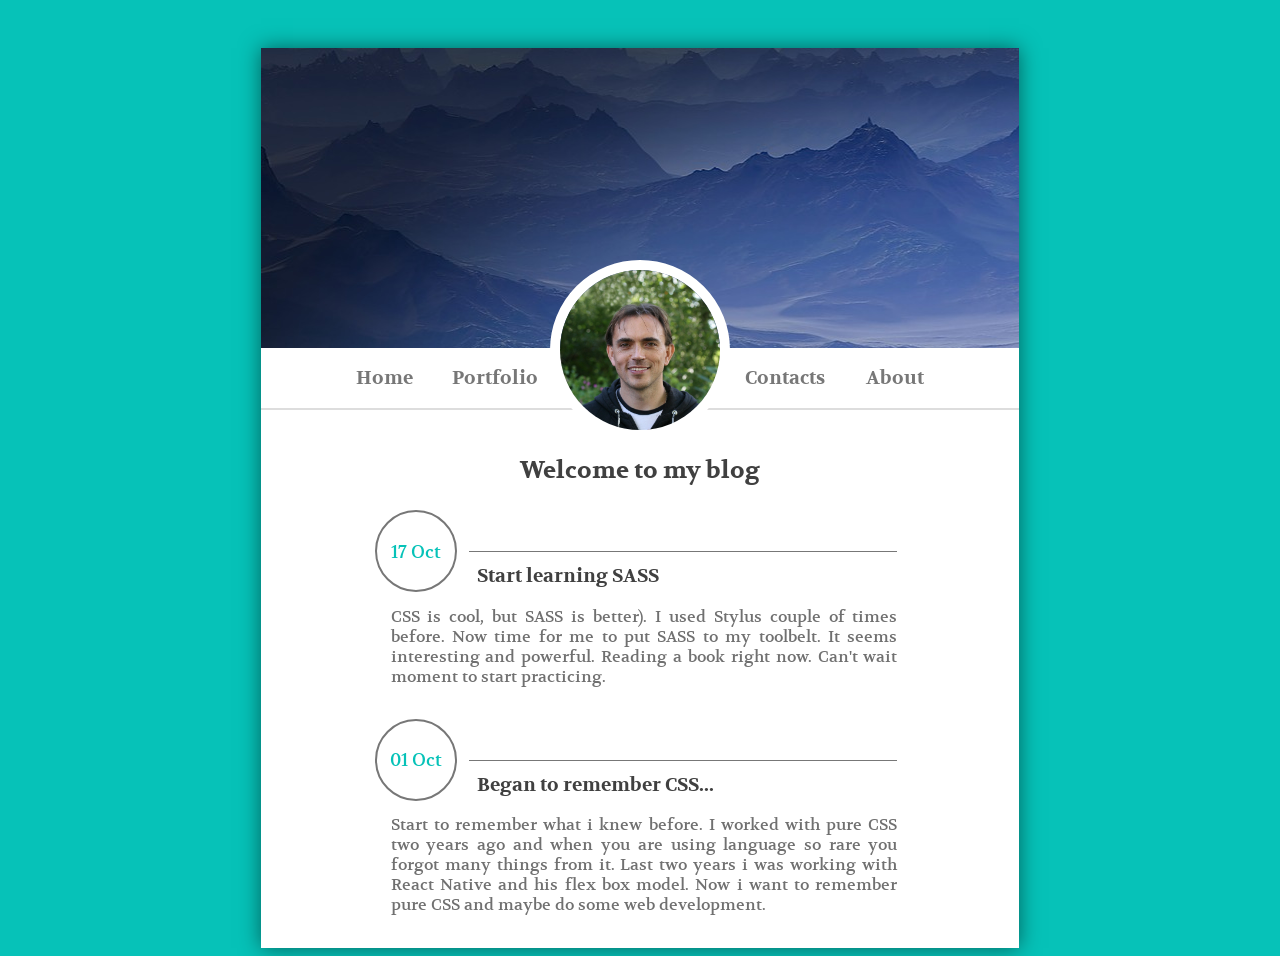
<file: index.html>
<!DOCTYPE html>
<html lang="en">

<head>
  <meta charset="UTF-8">
  <meta name="viewport" content="width=device-width, initial-scale=1.0">
  <meta http-equiv="X-UA-Compatible" content="ie=edge">
  <link rel="stylesheet" href="styles/main-page.css">
  <link href="https://fonts.googleapis.com/css?family=Volkhov" rel="stylesheet">
  <title>Just my blog</title>
</head>

<body>
  <div class="content">
    <header></header>

    <main>
      <section class="main-menu">
        <img class="avatar-img" src="imgs/avatar.jpg" alt="avatar">
        <div class="menu-container">
          <ul class="menu-list">
            <li><a href="#">Home</a></li>
            <li><a href="#">Portfolio</a></li>
            <li class="empty-list-item"></li>
            <li><a href="#">Contacts</a></li>
            <li><a href="#">About</a></li>
          </ul>
        </div>
      </section>

      <section>
        <h2 class="main-title">Welcome to my blog</h2>
      </section>

      <section class="news">
        <article class="news__item">
          <div class="news__header">
            <div class="news__header-date-cont">
              <div class="news__header-date-align-cont">
                <p class="news__header-date">17 Oct</p>
              </div>
            </div>
            <h3 class="news__header-title">Start learning SASS</h3>
          </div>
          <p class="news__text">
            CSS is cool, but SASS is better). I used Stylus couple of times before. Now time for me to put SASS
            to my toolbelt. It seems interesting and powerful. Reading a book right now. Can't wait moment to start practicing.
          </p>
        </article>

        <article class="news__item">
          <div class="news__header">
            <div class="news__header-date-cont">
              <div class="news__header-date-align-cont">
                <p class="news__header-date">01 Oct</p>
              </div>
            </div>
            <h3 class="news__header-title">Began to remember CSS...</h3>
          </div>
          <p class="news__text">
            Start to remember what i knew before. I worked with pure CSS two years ago and when you are using
            language so rare you forgot many things from it. Last two years i was working with React Native and
            his flex box model. Now i want to remember pure CSS and maybe do some web development.
          </p>
        </article>
      </section>
    </main>
  </div>
</body>

</html>
</file>
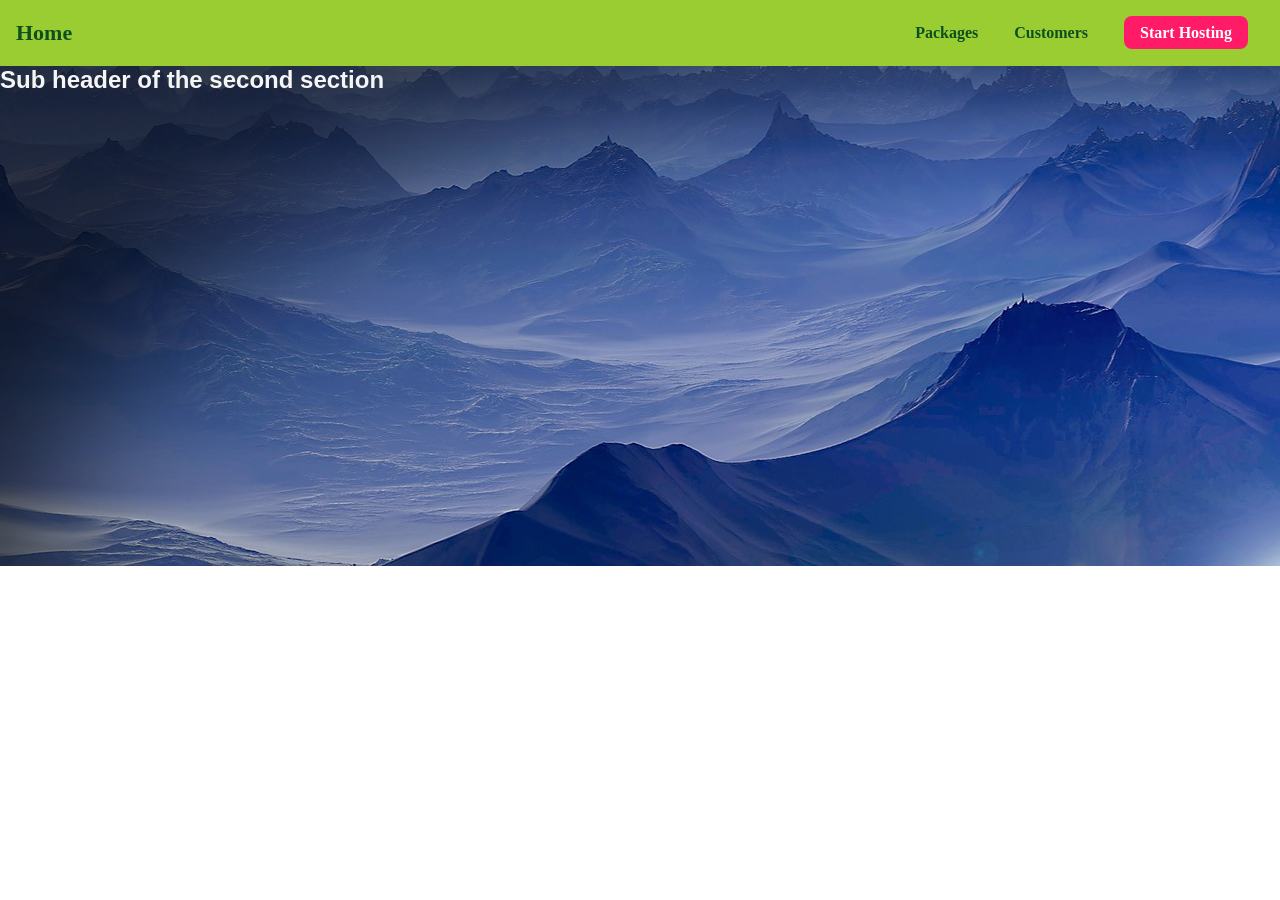
<file: pages/about.html>
<!DOCTYPE html>
<html lang="en">
<head>
  <meta charset="UTF-8">
  <meta name="viewport" content="width=device-width, initial-scale=1.0">
  <meta http-equiv="X-UA-Compatible" content="ie=edge">
  <link rel="stylesheet" href="../styles/about.css">
  <title>Document</title>
</head>
<body>
  <header class="main-header">
    <div class="main-nav__home">
      <a class="main-nav__home-link" href="../index.html">Home</a>
    </div>
    <nav class="main-nav">
      <ul class="main-nav__items">
        <li class="main-nav__item">
          <a href="pages/packages/index.html">Packages</a>
        </li>
        <li class="main-nav__item">
          <a href="pages/customers/index.html">Customers</a>
        </li>
        <li class="main-nav__item main-nav__item--ctm">
          <a href="pages/start-hosting/index.html">Start Hosting</a>
        </li>
      </ul>
    </nav>
  </header>
  <main>
    <section class="overview">
      <h1 class="overview-title">Sub header of the second section</h1>
    </section>
  </main>
</body>
</html>
</file>
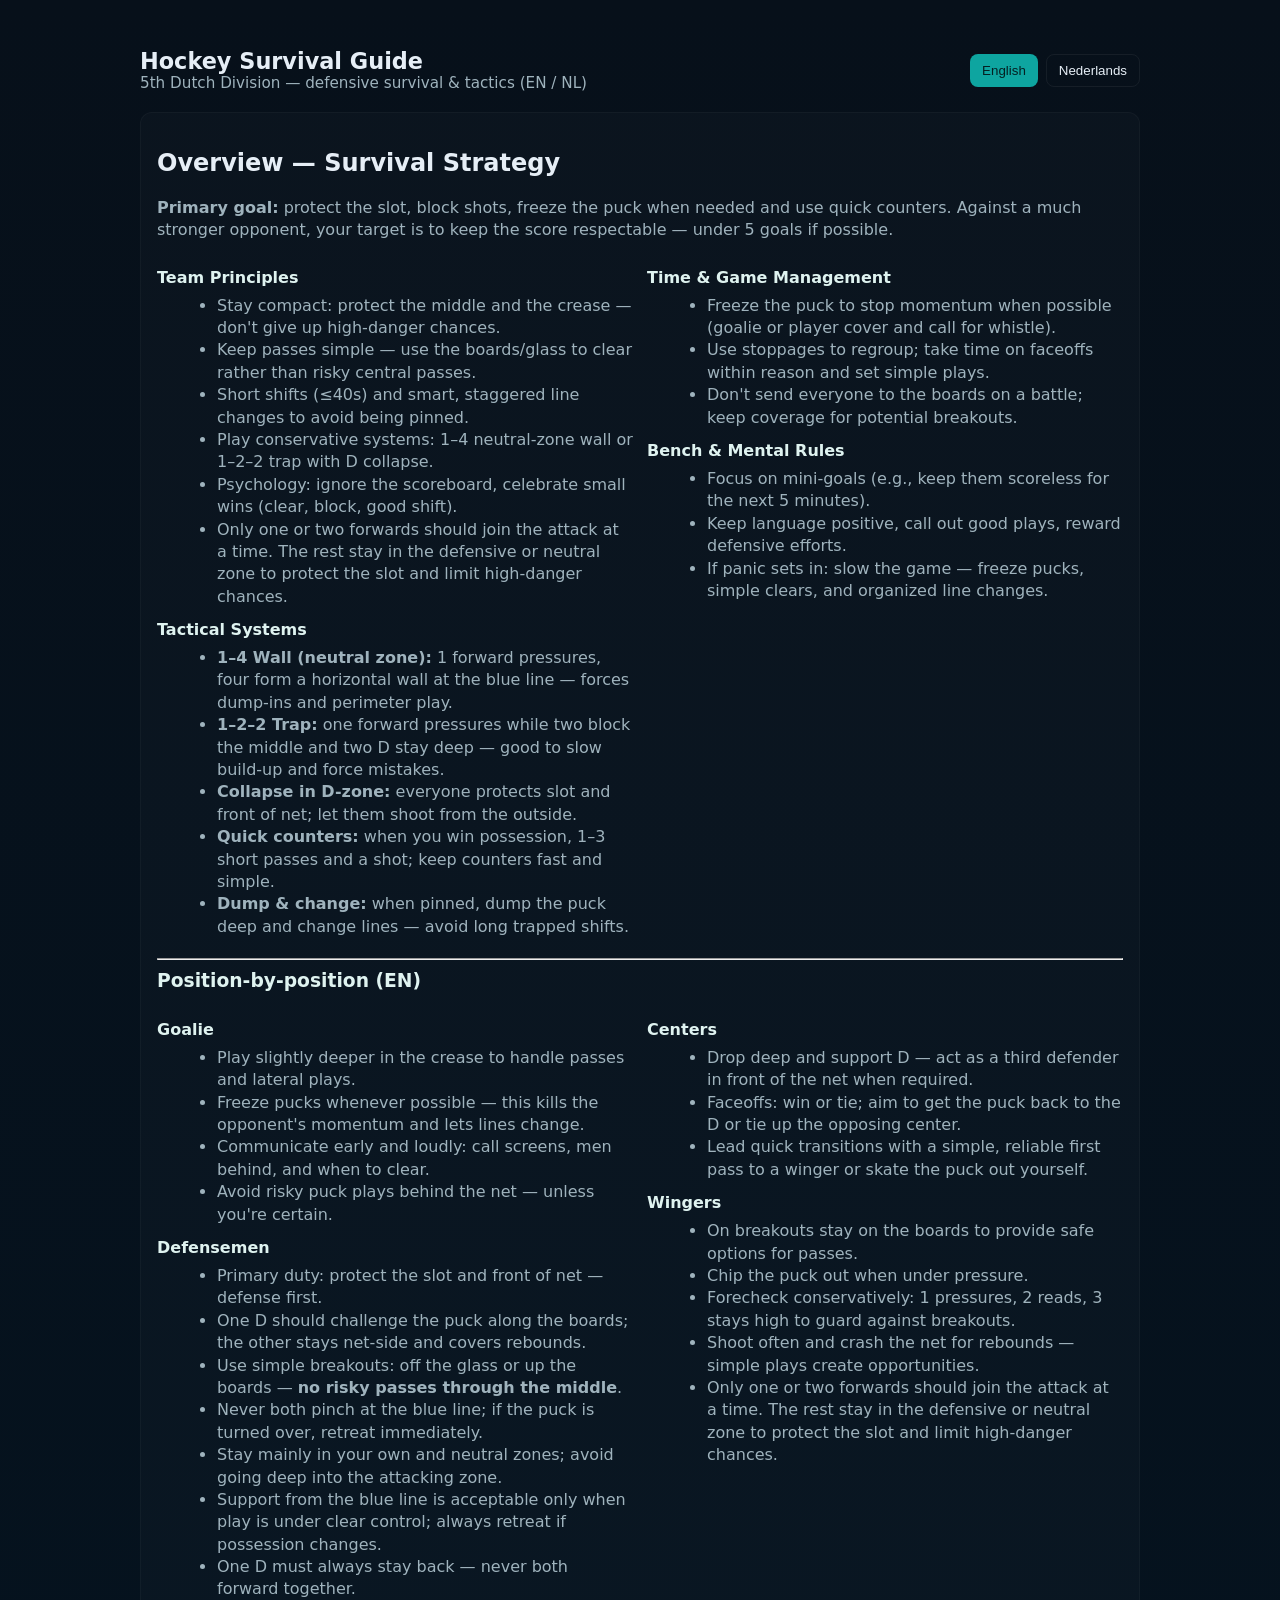
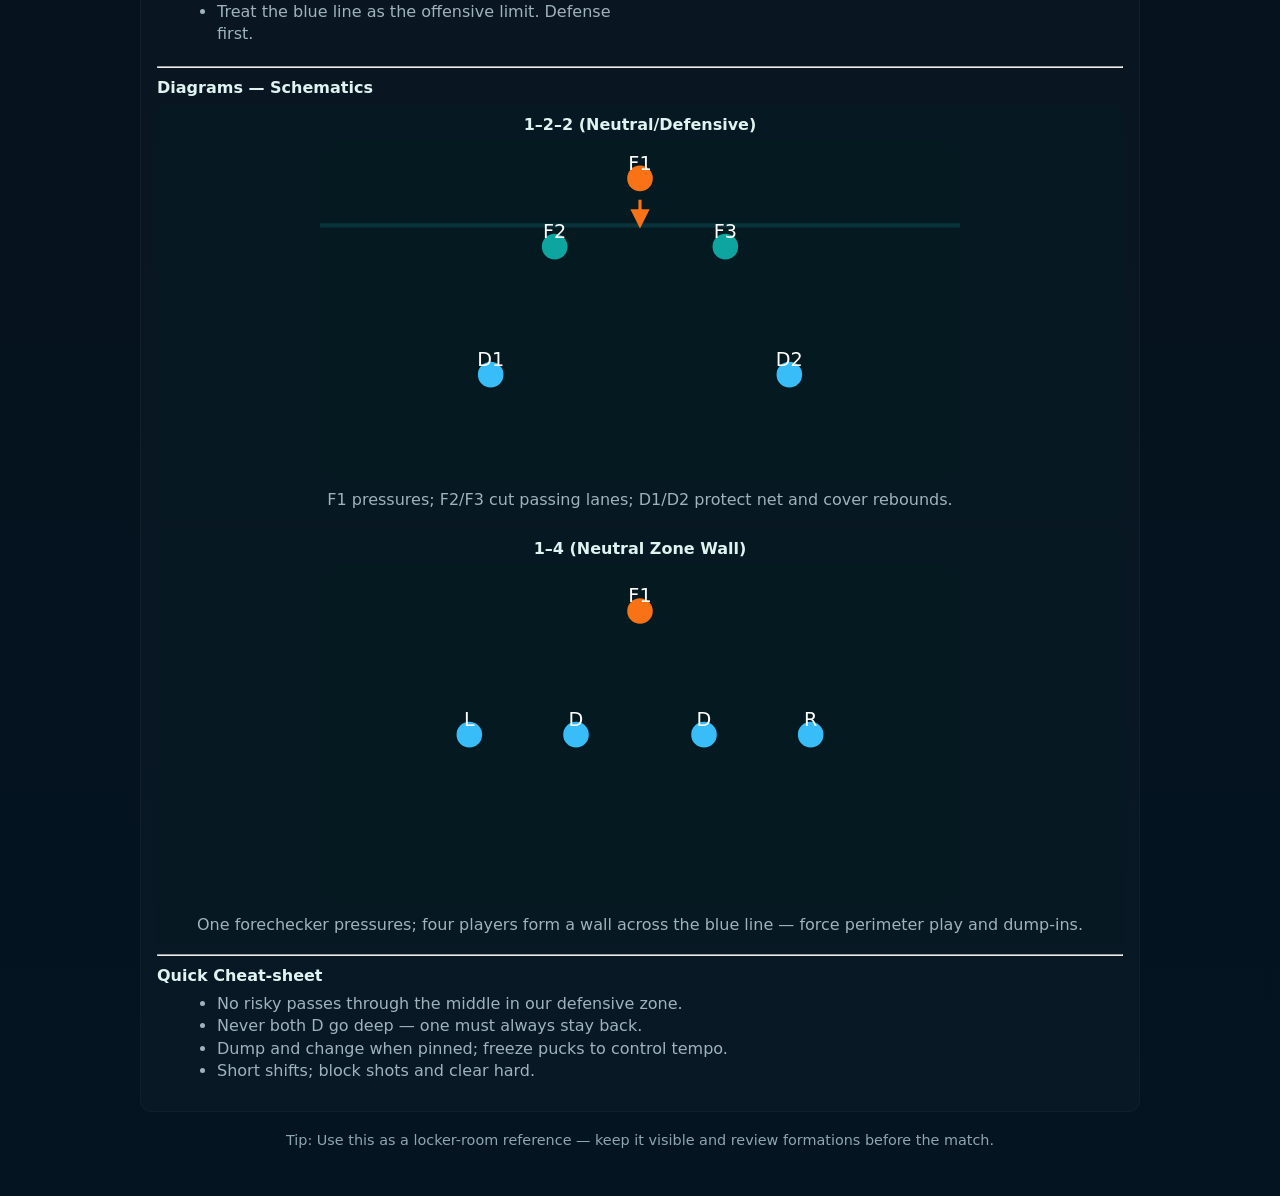
<file: pages/hockey-tactics.html>
<!DOCTYPE html>
<html lang="en">
  <head>
    <meta charset="utf-8" />
    <meta name="viewport" content="width=device-width,initial-scale=1" />
    <title>Hockey Survival Guide — EN / NL</title>
    <style>
      :root {
        --bg: #07101a;
        --card: #0b1220;
        --accent: #0ea5a0;
        --muted: #9fb3bd;
        color-scheme: dark;
      }
      body {
        margin: 0;
        font-family: Inter, system-ui, -apple-system, "Segoe UI", Roboto;
        background: linear-gradient(180deg, #07101a, #041421);
        color: #e6eef6;
      }
      .wrap {
        max-width: 1000px;
        margin: 28px auto;
        padding: 20px;
      }
      header {
        display: flex;
        justify-content: space-between;
        align-items: center;
        gap: 12px;
      }
      h1 {
        margin: 0;
        font-size: 1.4rem;
      }
      .lang-switch {
        display: flex;
        gap: 8px;
      }
      button {
        background: transparent;
        border: 1px solid rgba(255, 255, 255, 0.06);
        color: inherit;
        padding: 8px 12px;
        border-radius: 8px;
        cursor: pointer;
      }
      button.active {
        background: var(--accent);
        color: #052022;
        border: none;
      }
      main {
        margin-top: 20px;
        display: grid;
        gap: 18px;
      }
      .card {
        background: rgba(255, 255, 255, 0.02);
        border: 1px solid rgba(255, 255, 255, 0.03);
        border-radius: 12px;
        padding: 16px;
      }
      .two-col {
        display: grid;
        grid-template-columns: 1fr 1fr;
        gap: 14px;
      }
      .section-title {
        font-weight: 700;
        color: #dff3f0;
        margin-top: 10px;
      }
      .diagram {
        background: #061822;
        padding: 10px;
        border-radius: 8px;
        margin-top: 8px;
      }
      svg {
        width: 100%;
        height: auto;
        max-width: 640px;
        display: block;
        margin: auto;
      }
      p,
      li {
        color: var(--muted);
        line-height: 1.4;
      }
      ul {
        margin: 8px 0 12px 20px;
      }
      footer {
        text-align: center;
        margin-top: 20px;
        color: #8ea7af;
        font-size: 0.9rem;
      }
      @media (max-width: 820px) {
        .two-col {
          grid-template-columns: 1fr;
        }
      }
      pre {
        background: #041218;
        padding: 8px;
        border-radius: 6px;
        color: #9fb3bd;
        overflow: auto;
      }
    </style>
  </head>
  <body>
    <div class="wrap">
      <header>
        <div>
          <h1>Hockey Survival Guide</h1>
          <div style="color: var(--muted); font-size: 0.95rem">
            5th Dutch Division — defensive survival & tactics (EN / NL)
          </div>
        </div>
        <div class="lang-switch" role="tablist" aria-label="Language switcher">
          <button id="btn-en" class="active" aria-pressed="true">
            English
          </button>
          <button id="btn-nl" aria-pressed="false">Nederlands</button>
        </div>
      </header>

      <main>
        <!-- ENGLISH CONTENT -->
        <article id="content-en" class="card">
          <h2>Overview — Survival Strategy</h2>
          <p>
            <strong>Primary goal:</strong> protect the slot, block shots, freeze
            the puck when needed and use quick counters. Against a much stronger
            opponent, your target is to keep the score respectable — under 5
            goals if possible.
          </p>

          <div class="two-col">
            <div>
              <div class="section-title">Team Principles</div>
              <ul>
                <li>
                  Stay compact: protect the middle and the crease — don't give
                  up high-danger chances.
                </li>
                <li>
                  Keep passes simple — use the boards/glass to clear rather than
                  risky central passes.
                </li>
                <li>
                  Short shifts (≤40s) and smart, staggered line changes to avoid
                  being pinned.
                </li>
                <li>
                  Play conservative systems: 1–4 neutral-zone wall or 1–2–2 trap
                  with D collapse.
                </li>
                <li>
                  Psychology: ignore the scoreboard, celebrate small wins
                  (clear, block, good shift).
                </li>
                <li>
                  Only one or two forwards should join the attack at a time. The
                  rest stay in the defensive or neutral zone to protect the slot
                  and limit high-danger chances.
                </li>
              </ul>

              <div class="section-title">Tactical Systems</div>
              <ul>
                <li>
                  <strong>1–4 Wall (neutral zone):</strong> 1 forward pressures,
                  four form a horizontal wall at the blue line — forces dump-ins
                  and perimeter play.
                </li>
                <li>
                  <strong>1–2–2 Trap:</strong> one forward pressures while two
                  block the middle and two D stay deep — good to slow build-up
                  and force mistakes.
                </li>
                <li>
                  <strong>Collapse in D-zone:</strong> everyone protects slot
                  and front of net; let them shoot from the outside.
                </li>
                <li>
                  <strong>Quick counters:</strong> when you win possession, 1–3
                  short passes and a shot; keep counters fast and simple.
                </li>
                <li>
                  <strong>Dump & change:</strong> when pinned, dump the puck
                  deep and change lines — avoid long trapped shifts.
                </li>
              </ul>
            </div>

            <div>
              <div class="section-title">Time & Game Management</div>
              <ul>
                <li>
                  Freeze the puck to stop momentum when possible (goalie or
                  player cover and call for whistle).
                </li>
                <li>
                  Use stoppages to regroup; take time on faceoffs within reason
                  and set simple plays.
                </li>
                <li>
                  Don't send everyone to the boards on a battle; keep coverage
                  for potential breakouts.
                </li>
              </ul>

              <div class="section-title">Bench & Mental Rules</div>
              <ul>
                <li>
                  Focus on mini-goals (e.g., keep them scoreless for the next 5
                  minutes).
                </li>
                <li>
                  Keep language positive, call out good plays, reward defensive
                  efforts.
                </li>
                <li>
                  If panic sets in: slow the game — freeze pucks, simple clears,
                  and organized line changes.
                </li>
              </ul>
            </div>
          </div>

          <hr />

          <h3 class="section-title">Position-by-position (EN)</h3>
          <div class="two-col">
            <div>
              <div class="section-title">Goalie</div>
              <ul>
                <li>
                  Play slightly deeper in the crease to handle passes and
                  lateral plays.
                </li>
                <li>
                  Freeze pucks whenever possible — this kills the opponent's
                  momentum and lets lines change.
                </li>
                <li>
                  Communicate early and loudly: call screens, men behind, and
                  when to clear.
                </li>
                <li>
                  Avoid risky puck plays behind the net — unless you're certain.
                </li>
              </ul>

              <div class="section-title">Defensemen</div>
              <ul>
                <li>
                  Primary duty: protect the slot and front of net — defense
                  first.
                </li>
                <li>
                  One D should challenge the puck along the boards; the other
                  stays net-side and covers rebounds.
                </li>
                <li>
                  Use simple breakouts: off the glass or up the boards —
                  <strong>no risky passes through the middle</strong>.
                </li>
                <li>
                  Never both pinch at the blue line; if the puck is turned over,
                  retreat immediately.
                </li>
                <li>
                  Stay mainly in your own and neutral zones; avoid going deep
                  into the attacking zone.
                </li>
                <li>
                  Support from the blue line is acceptable only when play is
                  under clear control; always retreat if possession changes.
                </li>
                <li>
                  One D must always stay back — never both forward together.
                </li>
                <li>
                  Treat the blue line as the offensive limit. Defense first.
                </li>
              </ul>
            </div>

            <div>
              <div class="section-title">Centers</div>
              <ul>
                <li>
                  Drop deep and support D — act as a third defender in front of
                  the net when required.
                </li>
                <li>
                  Faceoffs: win or tie; aim to get the puck back to the D or tie
                  up the opposing center.
                </li>
                <li>
                  Lead quick transitions with a simple, reliable first pass to a
                  winger or skate the puck out yourself.
                </li>
              </ul>

              <div class="section-title">Wingers</div>
              <ul>
                <li>
                  On breakouts stay on the boards to provide safe options for
                  passes.
                </li>
                <li>Chip the puck out when under pressure.</li>
                <li>
                  Forecheck conservatively: 1 pressures, 2 reads, 3 stays high
                  to guard against breakouts.
                </li>
                <li>
                  Shoot often and crash the net for rebounds — simple plays
                  create opportunities.
                </li>
                <li>
                  Only one or two forwards should join the attack at a time. The
                  rest stay in the defensive or neutral zone to protect the slot
                  and limit high-danger chances.
                </li>
              </ul>
            </div>
          </div>

          <hr />

          <div class="section-title">Diagrams — Schematics</div>

          <div class="diagram">
            <h4 style="color: #dff3f0; margin: 0 0 6px 0; text-align: center">
              1–2–2 (Neutral/Defensive)
            </h4>
            <!-- simple rink-like schematic -->
            <svg viewBox="0 0 300 160" aria-label="1-2-2 diagram">
              <rect
                x="0"
                y="0"
                width="300"
                height="160"
                fill="#041a20"
                rx="8"
              />
              <!-- center line -->
              <line
                x1="0"
                y1="40"
                x2="300"
                y2="40"
                stroke="#08333a"
                stroke-width="2"
              />
              <!-- Forward F1 pressure -->
              <circle cx="150" cy="18" r="6" fill="#f97316" />
              <text
                x="150"
                y="14"
                fill="#fff"
                font-size="9"
                text-anchor="middle"
              >
                F1
              </text>
              <!-- two forwards middle -->
              <circle cx="110" cy="50" r="6" fill="#0ea5a0" />
              <circle cx="190" cy="50" r="6" fill="#0ea5a0" />
              <text
                x="110"
                y="46"
                font-size="9"
                text-anchor="middle"
                fill="#fff"
              >
                F2
              </text>
              <text
                x="190"
                y="46"
                font-size="9"
                text-anchor="middle"
                fill="#fff"
              >
                F3
              </text>
              <!-- defensemen back -->
              <circle cx="80" cy="110" r="6" fill="#38bdf8" />
              <circle cx="220" cy="110" r="6" fill="#38bdf8" />
              <text
                x="80"
                y="106"
                font-size="9"
                text-anchor="middle"
                fill="#fff"
              >
                D1
              </text>
              <text
                x="220"
                y="106"
                font-size="9"
                text-anchor="middle"
                fill="#fff"
              >
                D2
              </text>
              <!-- arrows showing retreat / pressure -->
              <path
                d="M150 28 L150 40"
                stroke="#f97316"
                stroke-width="1.5"
                marker-end="url(#arrow)"
              />
              <defs>
                <marker
                  id="arrow"
                  markerWidth="6"
                  markerHeight="6"
                  refX="5"
                  refY="3"
                  orient="auto"
                >
                  <path d="M0,0 L6,3 L0,6 z" fill="#f97316" />
                </marker>
              </defs>
            </svg>
            <p style="text-align: center; color: #9fb3bd; margin: 8px 0 0">
              F1 pressures; F2/F3 cut passing lanes; D1/D2 protect net and cover
              rebounds.
            </p>
          </div>

          <div class="diagram">
            <h4 style="color: #dff3f0; margin: 0 0 6px 0; text-align: center">
              1–4 (Neutral Zone Wall)
            </h4>
            <svg viewBox="0 0 300 160" aria-label="1-4 diagram">
              <rect
                x="0"
                y="0"
                width="300"
                height="160"
                fill="#041a20"
                rx="8"
              />
              <!-- wall players -->
              <circle cx="70" cy="80" r="6" fill="#38bdf8" />
              <text
                x="70"
                y="76"
                font-size="9"
                text-anchor="middle"
                fill="#fff"
              >
                L
              </text>
              <circle cx="120" cy="80" r="6" fill="#38bdf8" />
              <text
                x="120"
                y="76"
                font-size="9"
                text-anchor="middle"
                fill="#fff"
              >
                D
              </text>
              <circle cx="180" cy="80" r="6" fill="#38bdf8" />
              <text
                x="180"
                y="76"
                font-size="9"
                text-anchor="middle"
                fill="#fff"
              >
                D
              </text>
              <circle cx="230" cy="80" r="6" fill="#38bdf8" />
              <text
                x="230"
                y="76"
                font-size="9"
                text-anchor="middle"
                fill="#fff"
              >
                R
              </text>
              <!-- forechecker -->
              <circle cx="150" cy="22" r="6" fill="#f97316" />
              <text
                x="150"
                y="18"
                font-size="9"
                text-anchor="middle"
                fill="#fff"
              >
                F1
              </text>
              <p style="text-align: center; color: #9fb3bd; margin: 8px 0 0">
                One forechecker pressures; four players form a wall across the
                blue line — force perimeter play and dump-ins.
              </p>
            </svg>
          </div>

          <hr />
          <div class="section-title">Quick Cheat-sheet</div>
          <ul>
            <li>No risky passes through the middle in our defensive zone.</li>
            <li>Never both D go deep — one must always stay back.</li>
            <li>Dump and change when pinned; freeze pucks to control tempo.</li>
            <li>Short shifts; block shots and clear hard.</li>
          </ul>
        </article>

        <!-- DUTCH CONTENT -->
        <article id="content-nl" class="card" style="display: none">
          <h2>Overzicht — Overlevingsstrategie</h2>
          <p>
            <strong>Hoofddoel:</strong> bescherm de slot, blokkeer schoten,
            bevries de puck waar nodig en zet snelle counters in. Tegen een veel
            sterkere tegenstander is het doel het aantal tegendoelpunten
            beheersbaar te houden — bij voorkeur onder de 5.
          </p>

          <div class="two-col">
            <div>
              <div class="section-title">Teamprincipes</div>
              <ul>
                <li>
                  Blijf compact: bescherm het midden en de keeper — geef geen
                  hoge-gevaar kansen weg.
                </li>
                <li>
                  Houd passes simpel — gebruik de boards/glass om uit te klaren
                  in plaats van risicovolle passes door het midden.
                </li>
                <li>Korte shifts (≤40s) en slimme, gespreide lijnwissels.</li>
                <li>
                  Conservatieve systemen: 1–4 muur of 1–2–2 trap met inzakken in
                  de defensieve zone.
                </li>
                <li>
                  Psychologie: negeer het scorebord, vier kleine successen
                  (clear, blok, goede shift).
                </li>
                <li>
                  Slechts één of twee aanvallers gaan tegelijk mee naar voren.
                  De rest blijft in de verdedigende of neutrale zone om de slot
                  te beschermen en grote scoringskansen te beperken.
                </li>
              </ul>

              <div class="section-title">Tactische systemen</div>
              <ul>
                <li>
                  <strong>1–4 muur (neutrale zone):</strong> 1 voorwaartse
                  drukt, vier vormen een horizontale muur bij de blauwe lijn —
                  forceert dump-ins en perimeter play.
                </li>
                <li>
                  <strong>1–2–2 trap:</strong> één voorwaartse drukt, twee
                  blokkeren het midden en twee verdedigers blijven diep — goed
                  om opbouw te vertragen en fouten af te dwingen.
                </li>
                <li>
                  <strong>Inzakken in de defensive zone:</strong> iedereen
                  verdedigt de slot; laat hen van buiten schieten.
                </li>
                <li>
                  <strong>Snelle counters:</strong> bij gewonnen puck 1–3 korte
                  passes en schot; houd counters snel en simpel.
                </li>
                <li>
                  <strong>Dump & change:</strong> bij vastzitten diep uitklaren
                  en wisselen.
                </li>
              </ul>
            </div>

            <div>
              <div class="section-title">Tijd & Wedstrijdbeheer</div>
              <ul>
                <li>
                  Bevries de puck om momentum te stoppen wanneer mogelijk.
                </li>
                <li>
                  Gebruik onderbrekingen om te hergroeperen; neem tijd bij
                  faceoffs binnen redelijke grenzen.
                </li>
                <li>
                  Stuur niet iedereen tegelijk naar de boards — houd dekking
                  voor breakouts.
                </li>
              </ul>

              <div class="section-title">Bank & Mentale regels</div>
              <ul>
                <li>
                  Focus op mini-doelen (bijv. houd ze 5 minuten zonder
                  doelpunt).
                </li>
                <li>
                  Houd taal positief, roep goede plays uit, waardeer
                  verdedigende inspanningen.
                </li>
                <li>
                  Als paniek optreedt: vertraag het spel — bevries pucks,
                  simpele clears, georganiseerde wissels.
                </li>
              </ul>
            </div>
          </div>

          <hr />

          <h3 class="section-title">Positie per positie (NL)</h3>
          <div class="two-col">
            <div>
              <div class="section-title">Keeper</div>
              <ul>
                <li>
                  Speel iets dieper in de goal om passes en laterale plays beter
                  te handelen.
                </li>
                <li>
                  Bevries rebounds zo vaak mogelijk — dit stopt momentum en
                  geeft wisseltijd.
                </li>
                <li>
                  Communiceer vroeg en luid: roep schermen, man achter, en
                  wanneer klaren.
                </li>
                <li>
                  Vermijd risicovolle puckplays achter het doel — tenzij zeker.
                </li>
              </ul>

              <div class="section-title">Verdedigers</div>
              <ul>
                <li>
                  Primaire taak: bescherm de slot en voor het doel — verdediging
                  eerst.
                </li>
                <li>
                  Één verdediger gaat de puck langs de boards tegemoet; de ander
                  blijft bij de goal en dekt rebounds.
                </li>
                <li>
                  Gebruik simpele breakouts: van het glas of langs de boards —
                  <strong>geen risicovolle passes door het midden</strong>.
                </li>
                <li>
                  Nooit beide pinch op de blauwe lijn; bij tegengoal
                  onmiddellijk terugtrekken.
                </li>
                <li>
                  Blijf voornamelijk in eigen en neutrale zone; ga niet diep de
                  aanval in.
                </li>
                <li>
                  Steun vanaf de blauwe lijn is oké als het spel volledig onder
                  controle is; trek direct terug bij puckverlies.
                </li>
                <li>
                  Nooit beide verdedigers naar voren — één blijft altijd achter.
                </li>
                <li>
                  Zie de blauwe lijn als de limiet voor aanvallen. Eerst
                  verdedigen.
                </li>
              </ul>
            </div>

            <div>
              <div class="section-title">Centrales</div>
              <ul>
                <li>
                  Daal diep en steun de verdediging — fungeer als derde
                  verdediger indien nodig.
                </li>
                <li>
                  Faceoffs: win of tie; probeer de puck terug naar de
                  verdediging te spelen of de tegenstander vast te houden.
                </li>
                <li>
                  Leid snelle overgangen met een simpele betrouwbare eerste pass
                  naar een winger of skate de puck eruit.
                </li>
              </ul>

              <div class="section-title">Wings</div>
              <ul>
                <li>
                  Bij breakouts houd je aan de boards voor veilige passes.
                </li>
                <li>Chip de puck eruit zodra je onder druk staat.</li>
                <li>
                  Forecheck conservatief: 1 drukt, 2 leest, 3 blijft hoog voor
                  breakouts.
                </li>
                <li>
                  Schiet vaak en crash het goal voor rebounds — simpele acties
                  creëren kansen.
                </li>
                <li>
                  Slechts één of twee aanvallers gaan tegelijk mee naar voren.
                  De rest blijft in de verdedigende of neutrale zone om de slot
                  te beschermen en grote scoringskansen te beperken.
                </li>
              </ul>
            </div>
          </div>

          <hr />

          <div class="section-title">Diagrammen — Schematisch</div>

          <div class="diagram">
            <h4 style="color: #dff3f0; margin: 0 0 6px 0; text-align: center">
              1–2–2 (Neutraal/Defensief)
            </h4>
            <svg viewBox="0 0 300 160" aria-label="1-2-2 diagram NL">
              <rect
                x="0"
                y="0"
                width="300"
                height="160"
                fill="#041a20"
                rx="8"
              />
              <line
                x1="0"
                y1="40"
                x2="300"
                y2="40"
                stroke="#08333a"
                stroke-width="2"
              />
              <circle cx="150" cy="18" r="6" fill="#f97316" />
              <text
                x="150"
                y="14"
                fill="#fff"
                font-size="9"
                text-anchor="middle"
              >
                F1
              </text>
              <circle cx="110" cy="50" r="6" fill="#0ea5a0" />
              <circle cx="190" cy="50" r="6" fill="#0ea5a0" />
              <text
                x="110"
                y="46"
                font-size="9"
                text-anchor="middle"
                fill="#fff"
              >
                F2
              </text>
              <text
                x="190"
                y="46"
                font-size="9"
                text-anchor="middle"
                fill="#fff"
              >
                F3
              </text>
              <circle cx="80" cy="110" r="6" fill="#38bdf8" />
              <circle cx="220" cy="110" r="6" fill="#38bdf8" />
              <text
                x="80"
                y="106"
                font-size="9"
                text-anchor="middle"
                fill="#fff"
              >
                D1
              </text>
              <text
                x="220"
                y="106"
                font-size="9"
                text-anchor="middle"
                fill="#fff"
              >
                D2
              </text>
            </svg>
            <p style="text-align: center; color: #9fb3bd; margin: 8px 0 0">
              F1 drukt; F2/F3 dekken het midden; D1/D2 beschermen het net en de
              rebounds.
            </p>
          </div>

          <div class="diagram">
            <h4 style="color: #dff3f0; margin: 0 0 6px 0; text-align: center">
              1–4 (Muur in Neutrale Zone)
            </h4>
            <svg viewBox="0 0 300 160" aria-label="1-4 diagram NL">
              <rect
                x="0"
                y="0"
                width="300"
                height="160"
                fill="#041a20"
                rx="8"
              />
              <circle cx="70" cy="80" r="6" fill="#38bdf8" />
              <text
                x="70"
                y="76"
                font-size="9"
                text-anchor="middle"
                fill="#fff"
              >
                L
              </text>
              <circle cx="120" cy="80" r="6" fill="#38bdf8" />
              <text
                x="120"
                y="76"
                font-size="9"
                text-anchor="middle"
                fill="#fff"
              >
                D
              </text>
              <circle cx="180" cy="80" r="6" fill="#38bdf8" />
              <text
                x="180"
                y="76"
                font-size="9"
                text-anchor="middle"
                fill="#fff"
              >
                D
              </text>
              <circle cx="230" cy="80" r="6" fill="#38bdf8" />
              <text
                x="230"
                y="76"
                font-size="9"
                text-anchor="middle"
                fill="#fff"
              >
                R
              </text>
              <circle cx="150" cy="22" r="6" fill="#f97316" />
              <text
                x="150"
                y="18"
                font-size="9"
                text-anchor="middle"
                fill="#fff"
              >
                F1
              </text>
            </svg>
            <p style="text-align: center; color: #9fb3bd; margin: 8px 0 0">
              Eén voorwaartse drukt; vier vormen een muur — forceer
              perimeter-spel en dump-ins.
            </p>
          </div>

          <hr />
          <div class="section-title">Korte regels — Cheat Sheet</div>
          <ul>
            <li>Geen risicovolle passes door het midden in onze zone.</li>
            <li>Stuur nooit twee spelers naar hetzelfde board-battle.</li>
            <li>Als je moe bent of vastzit: dump diep en wissel.</li>
            <li>
              Blokkeer schoten; blijf bij voorkeur op de voeten; tie de sticks
              voor het goal.
            </li>
          </ul>
        </article>
      </main>

      <footer>
        <div style="color: #8ea7af">
          Tip: Use this as a locker-room reference — keep it visible and review
          formations before the match.
        </div>
      </footer>
    </div>

    <script>
      (function () {
        const en = document.getElementById("content-en");
        const nl = document.getElementById("content-nl");
        const btnEn = document.getElementById("btn-en");
        const btnNl = document.getElementById("btn-nl");
        btnEn.addEventListener("click", () => {
          en.style.display = "block";
          nl.style.display = "none";
          btnEn.classList.add("active");
          btnNl.classList.remove("active");
          btnEn.setAttribute("aria-pressed", "true");
          btnNl.setAttribute("aria-pressed", "false");
        });
        btnNl.addEventListener("click", () => {
          en.style.display = "none";
          nl.style.display = "block";
          btnNl.classList.add("active");
          btnEn.classList.remove("active");
          btnNl.setAttribute("aria-pressed", "true");
          btnEn.setAttribute("aria-pressed", "false");
        });
        // default language
        en.style.display = "block";
        nl.style.display = "none";
      })();
    </script>
  </body>
</html>
</file>
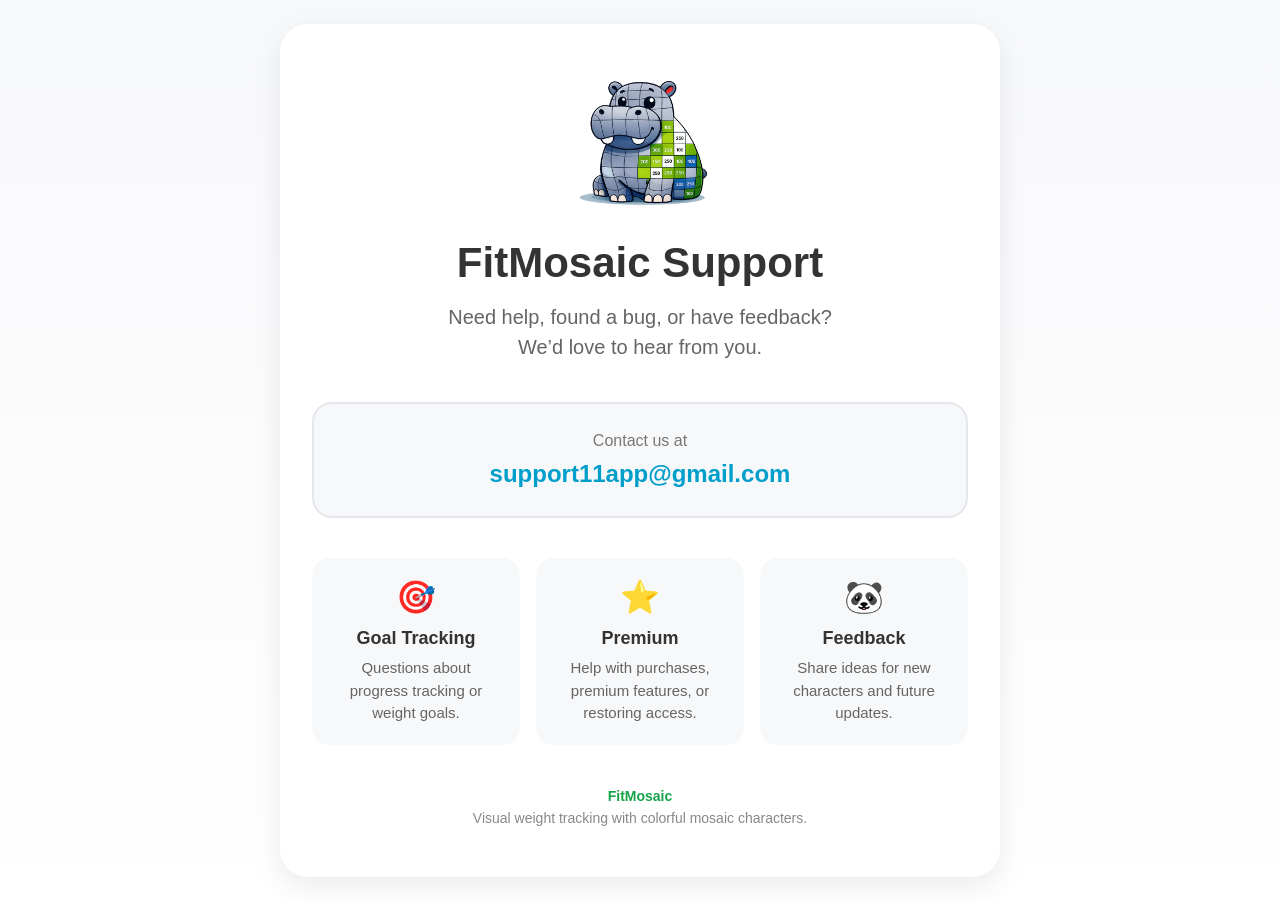
<file: pages/marketing.html>
<!doctype html>
<html lang="en">
  <head>
    <meta charset="UTF-8" />
    <meta name="viewport" content="width=device-width, initial-scale=1.0" />
    <title>FitMosaic Support</title>
    <style>
      * {
        margin: 0;
        padding: 0;
        box-sizing: border-box;
      }

      body {
        font-family: -apple-system, BlinkMacSystemFont, "Segoe UI", sans-serif;
        background: linear-gradient(to bottom, #f7f8fa, #ffffff);
        color: #333333;
        min-height: 100vh;
        display: flex;
        align-items: center;
        justify-content: center;
        padding: 24px;
      }

      .container {
        width: 100%;
        max-width: 720px;
        background: white;
        border-radius: 28px;
        padding: 48px 32px;
        box-shadow: 0 10px 30px rgba(0, 0, 0, 0.08);
        text-align: center;
      }

      .logo {
        width: 140px;
        margin-bottom: 24px;
      }

      h1 {
        font-size: 42px;
        line-height: 1.1;
        margin-bottom: 16px;
        color: #333333;
      }

      .subtitle {
        font-size: 20px;
        line-height: 1.5;
        color: #656565;
        margin-bottom: 40px;
      }

      .email-card {
        background: #f7f8fa;
        border: 2px solid #e5e7eb;
        border-radius: 20px;
        padding: 28px;
        margin-bottom: 40px;
      }

      .email-label {
        font-size: 16px;
        color: #777777;
        margin-bottom: 10px;
      }

      .email {
        font-size: 24px;
        font-weight: 700;
        color: #009eca;
        word-break: break-word;
      }

      .email a {
        color: inherit;
        text-decoration: none;
      }

      .features {
        display: grid;
        grid-template-columns: repeat(auto-fit, minmax(180px, 1fr));
        gap: 16px;
        margin-bottom: 40px;
      }

      .feature {
        background: #f7f8fa;
        border-radius: 18px;
        padding: 20px;
      }

      .feature-icon {
        font-size: 32px;
        margin-bottom: 12px;
      }

      .feature-title {
        font-size: 18px;
        font-weight: 700;
        margin-bottom: 8px;
      }

      .feature-text {
        font-size: 15px;
        line-height: 1.5;
        color: #656565;
      }

      .footer {
        font-size: 14px;
        color: #888888;
        line-height: 1.6;
      }

      .brand {
        color: #16a34a;
        font-weight: 700;
      }

      @media (max-width: 600px) {
        .container {
          padding: 36px 24px;
        }

        h1 {
          font-size: 34px;
        }

        .subtitle {
          font-size: 18px;
        }

        .email {
          font-size: 20px;
        }
      }
    </style>
  </head>
  <body>
    <div class="container">
      <img
        class="logo"
        src="data:image/png;base64, iVBORw0KGgoAAAANSUhEUgAAAgAAAAIACAYAAAD0eNT6AAEAAElEQVR4nOz9d7w1VXU/jr/[base64]/L9Bf+gDqFGjRo0aHiZJACVSFTbGGGJmJjIgIihExDlrS0vE4pzVP/Tx1vi/jdoBqPEHR5KmgIJUFUQEIkBV1Vr7hz60GjV+rzBJAgIlWdZYW+TlgVmr/SDR5Lgyt3soYQyghIjIP6oVqs5B3UKj2bhFXfFTJ+5WhtxUlnlPRGqHoMb9Qu0A1PgfBbMBMydJ1tq1yO1eWWZ2TRqtg8TRPlAZM5z0mWmbk/LuYjC4xzq7mDXSLc7m94pzRR311Pi/DjYGxiRNouQwNtmTS0tPJ2MOFk0nlQxADDIpFICKACAQIAplAoIvIIArwRBAyjsN2asV7utMcpEtB7POuT/[base64]/eVnkuYj8gc/0fw5EhCRJoKrsnAMxc5Y1kkaj2SaiTBWTzumUta7hnCNnLQEwzJwSUYMZBkSAQEUhBHEKtapkRcQBKmyMS5I0zzIzD+hAVQaqcNaWuS1LK37BFQCIWQlQ5yxUa3tzXxiTkEka+yq3/[base64]/APxSYwEQgyACQnirnAKy6ciAqfQLlJjEdBdDIzIwxeq0ri3uLws7bMp9LjOlmzWyrc3auyAeFelabOvvAKuGkWWslmcZbrbb/Gpw1lcj7vArAlYKiy0krw6oV0zj48MNw5OEHy/[base64]/W8WRb/8Q6/B/[base64]/uKX/OvLf43O4gDIxv29QACkQCL9L6v2/96W+cwfem1q/O9B7QDU+J3CpM21nLS/JzT2OOGsADjRsgRpTw47dH+ceNKJyROecAz22mN3ZM02rBI6S30M8gLWWagAqpAkYW42MiSJQb/bQWlzXHPV1bj80ktw/gW/wpYtcwA3wVnDAgQVl8AO0EjtmQb5m/NB9wZr//f5AUmSQAFuNpoTTnhvEdnLpI2nFoPiIWSy1aBkL1HDSgw1qZCvlQSDCwsoKwCCQlUFogxfIfZpYGNY/Z+1qAr7KB/eAQOF0JMjqRxDC0+V8+A3FfP7wbIrABKBQJSQABCAAn9DQCBWguVqcwwFmFnBIEAcO2ehYkFQGKaB2MG9gN3cbDSutXnvV05kQ5ryXWUxmAXg/q86BWmjtZa4/UmLxnOVGwAZgSrroAtOnBx11JH8rGc/E497/DHImuMy6BW8sNRDURbex6JA+fOXDapafXUicKIQJ1AVJEmCRpZicnIMacLYsukefPfb38a5Z5+LzkIfaE0AxEJimezSTSS9E5wrNv6h16jG/w7UDkCN3xlM0thNeeJ84dZ+ZBqiqkCxiL322QOvfvUr8eQnHy9pYyyZX+ig3x+IdY41dC4pAIkPNt/wDCcCcQIGSdbMeGJ8DBNjTczNbsMvfvZz/PBHp+OGG24B0AKSBsj3EsIglwTdv7du8OmyyP+gXkBI5ZtGs73SWj04TbKHl4o/UTV7KTd2c/BkLmIOxlQBYlEFI0TwIT0vCjCkDAY52EZnAVsK4ACAwQwkiZBJ2BhCahIYY4TYOwmqDoAJR6e+AKAqosLiFCoEJYgTxwyFWAsmA1f2ARFADcApYAyQpP41YvHUdQIxgYg9F4AAIpLgY3B42vgrruRPPGQgAAUrQJLvgMj6ZstcYcv8PFLZkCZ8e3/Qm1Ooc/+LW0ONSShrjD2hlOybjsd2AxmfinclID087MhD8dKX/7k8/pgnQsA8O7uIXi9HcN6g6u97f2nDzyo+8sfQCRBVwDNjAABOVMQJK4CJ8TaWTY/j3nvuwuf++RP49cWXAtkUwAngLFh66xPOTyiK3i1/uJWq8b8FtQNQ43eCxGS7Ohr7paZTB5BJoNbCUB+nPOMk/O3rXyer1+yC7bOL6PcLVhGIOiFiJqB66IkIxJc7oSpV5IPw0HMiMGzQaKRYNj0BaInzf3Eevvylr+KO2+4FsglwkoqKMmSABvfPdrb34rLob/+fXAtjDJhNgzg9gDk73jp+Dow5UJEuF0UgbXkjTAB86xeBVCHOAupCjdgCZReAAlkTzVYT422DzBDStIk1u+2FNbusxe67rJBlU20YYjAnbNKmjE1McKPZwsT4JBrNTEySIE1STtLUO1hO4JzDYNCHiKC0Dnl/gLJ0yIscALC0uCjfP/1chibYe9cJPPTIAzG/1MPW7XPYsX0W27fvwOL8dpT5AKpA4Qjd3gD93gAoCwAMmAxIM0B9VFsx2ImhChAFzoECSuIjXwWgDiQOxgCkbhvU3p0m+KEt8ouTlG7OB/0ZEOR/i0OQpKkhbr7BYeyjkrTgkyQK7c1h1S7L8KrX/DVOetozIGqwfceCiAoTCP5vQaHwWRYVn7oBAUzM/m8gGH0ViAIu/L2oqG8VVPHfqS/xOCeYmBzH1GQT//61f8O3vvENFEUCpA0ADuS6mw0Gj7dl/84/7KrV+EOjdgBq/LeRZs2ViuavnJk6CCaFOoepdoG3v/NtcvLJf4L5To5OdwAVB+eEnRMBwBIifBH1aU118GInPu2sqhjmBwgMAhsfGVnrxDBjzZqVLLaHU7/xNXzr299DtyNCzXFvWG3O7JZuS7h8apF37vx9MtSNMZRlrWlVOkI5fbp19BRK2gcKkgQmAVFMy6s/FVUR5wAFw5a+TtvIMDneQDMD2mPT2P+gA3HIg/bBWKOB9sQq7LL7HnLQgXvxeLuN0gqUDJI0Q7PZgDEG4gRQIC9LiBMUZSnWCTvnhIg4Ci0BVaLfr7dPDQgTIUlTZiKsWTWNL/7bt+QXF13Lqg7v/IdXYt9990JRFChLi7IsYcsSxgjSxICZ0On0cfsdd8m96+7iQW8ReWll/abtfOstt2PHlo1SFAV3C5LOUpdRWCBpAVkCMMMQQ5mgzobrzQKAQWwBJKQKFQsDgLTYChR3pgbfVnG/[base64]/vWzn8Qll90IakwAbADXt+z621sNeXa/t3SJc7+7iNGnfFvLVM3DwMmfWUtPUm7uJUkDxImA2BKQMIGdsxBbArYAbB/ZWBPTE2NYsWoFDj3iMOy3125Yu9teOOzwI7BscgyDvkXaaGBqagogQr+XY5DncE7gnI8ERVwoFysgwU0KZQQfXUfXKRT8VcEcyYCeRxDeABXyjWbGoNXMMDezA+/5wGeRNZs4YK9VeN1r/xKbt81XW/OEAZU0y5jZXw8iAZORVqPBaSMFE+CkxKA/ANSBWXH3vZtwy003o7swg3s3bsH1192IHTM7ML80QH+hA5gEyBoA2F8/fyMIAs+BmAtVMKkmkBKMwsIWdyQJXaZSfIvIXW7LYv5/ij/QGptoQ9Mv5NJ+ITXGrIgkWuRoZTn+8q/+Ul7653/BnW6J+fkOCluKOGGJ0ToBpIRSHIq8RG9QoNcv0M/LkA0LypjwF7Ii9WG4LM5VlxAKgQiQpSzjzQaTYagS9t9vd9x9x7Xyvre+hecWCqFsTNQWiUH3QpLe8bbMB/8Ta1Xjfx9qB6DGbw2TJEgaY2/KbfNjlIwJlJDqEj740ffipKc/kzdtm4OUDrYsUTpBp9uXsijYOQ13Xny4iWf0M/uaABBSmwoREVX1JDP/EaioEBFTqDmriBATL5uakOnJjL/2la/KN7/2NS5sCkozq84mBoNeI9OT897iz/47ToBJEiRJNkacPFqp/Qqn5glCZrXA93UzJwIIh9OCFH1ArExPj2H1yml+xFGPxL577iJ77fsgPvywQ8QkGWetJpgSDAYFev2BWOvbHD3jP5TX42oxDY1+kIpjYq4OMLLxR6Dq18t/H942wvCn8IPCb3fNqmX48pe/iUuuuAGGGG95019i9dq16PZy322gGkoXqKJR70tI1Y3gSzkKAoGZxCSGE2YkqUEjy9BqNSHOwtkCzuZy/fU38e233YT1m7fgkosvxcyO7ZiZ60Pz3GcKOAVMAjKAgoQ8ZQCAgNSH0FAHg3JrmuiPVQbfIeiVRd6f/31lBlrtiZYmY6cNBnQiZWMCArS3hJUr23j3+97NRzz0MbJtxzzKsgSUWFQkTQw7UfT7Fp3eAIvdPvpFAVs6KAiGCUShBZPUd3wohusN/41AQVDfVeCvIkso7cQX08SADUGsk3322Q2zW+/E+97699ztG4AZpA4Jem9wdumfHkg6GjWGqB2AGr81sqy1n0X7OjHjbSIDzRflBS/8U/zDO96FbTsWUeQ5nHU8KEr0ugOUZRA6C4aLiJmIAl3dGyj/swiHlLWGFqgQwMKpQsPTKjoBKk6SxDCIkBiD3XZdhcsvPV8++v73YX5RGI0xgTg26CymGDx20O/ccH/PNU0bKRtzMJvWs62kL3DU2EcpRqkGYANSgODgii7SNEOrQTjh+CfIoYcciEc/5jHYbdfdOc2aIGbpdPvc6w/EObB1VrxSj2GFiipg2Ds8nh8Rw/ThFwBVVOiZZqG5f+gKQKPhUBEQM4XyCsWQkWLdGAh9BUhTA4bgzW//INg0sHbVNN7x1tdhx9xS2CYN15+Jh80EWmUG4vWDciB3OgkzHpiI4PznmciTFNmQNLKEJ8fHfPp70EF/0JPLLvs1b9p4L6644jrcduuNmJ3vIe/0gMa451GEboYqw4GQ9XAOBAsDt9Wo/Q9Q8VVn82ud2FJ+RzoRSZqZJB3/9MBlf0NpGwQS6c3zPvvthXe87z2y7/4PwvoN26CqYCIWUSmscKc7wNxCF0VRRgUGMOAzM/fdSUwUqIpP7cQ5GSIAM1REQayqAv+1crwU6n0iKAxBnHN40EH78YU/+zFO/cJnPDEQCkbRYe0+pOYDPDBROwA1fiskSWpgxk63aJ8EkwHW4qCDdsFXvvJVybXBC4tLMujlsKXl/qAAMNJaBiA+3aoIEjGFjWCYwlt8uxsAgniCFFRdIIqhiogRa6gQIRDvtseuctet18l73v4WnpmzTFlb1BXMbulOg/6xZdG/9/91jsYkSLPmCsCcaNW8WqnxSOUWe/liEgKJOMcoukyGsHL5JA7Yd0+sXLO7LOaGDz/sYLzptS+BFWBhYQm9QSGutCz+vKTq78PQiEZzJhIe46pchX8qQuw9KB1J7iN8VhVCzAxSUIjEofGdiAuGWIOO/fzeeBOcCJYvn8IF5/8Kp373DIAIL3ruyXj84x+NuflO6EbQnZ4aIirMvufPX2S/HxFflPC/o5CFiO5JMNhEiB6EU/X8CAWbxCBJWMbaLW40GpL3+1y6AW644Qa57eYb+MKLLsetN9+KmZkFAAmQtQOxEAAohrJC0AQiIC3Bkl9jEvdFccX3XJnP/HeyAsyGTDr+JktjHyXThBKJ9ub5IQ8/TN72rvdzY2xaZmcWmAgCKPdzi7mFLpa6fZSlBTP7uj0IIuH+VhVlCi2cGqJ+HSnXDJdt5JL7TBDgS0CBJKihHiQKOOfLRKQqzIQHPWhf/txH34YbrroWyMZABLD2fgjbeZZz5R+HilaN3xi1A1Djt0LWGHuUResi4TYAZiNdfOQfP4AnHPtUbNq8A51uF52lvvgYhZEwWKtWJ4WKjNaSgzHwXWyR+R9boTTUtL3ZVLiwjWjZiIMgjooQFMTMqsDaXVbLvXddj/e/4x08u+CEkoaoy5FI7xZjiifmg+6O/+rc0qzBSZLtB0peal3y546bayhpAWSsqEBtmcAOBOpk9aqJ5HGPexQe/ZhH4XFHH41Vy1bi4/98qqxbvwWPfdQR/MxTTsCOmQWwD9iGDO7g5Ax9naEF5RCNV10QCOcJhPQ7DQN3DAl9IWE8fC06UCOOwqg7UCX+yR+HiGLV8gm85wOfwPb5DlxZ4IPv/QcQp3DiopMRdkAgCQTCnR4jgbapKsFBY98B6O2yExHy/YHsfz9SnhAVUTDIOzMIESwTMzMjayZYvmwKrhjI3Ox2/tUFv8LFl1wiV191NbbumGMtCchaQkkDw1oIhaSETaAlUtjNRPbbpOVXRYobi3xwv4weM6PZnn5q7hpnCjctwKyDLh96+H5438c+Lswtnp1dlDQx3M0LmZvv8OJSH86Jv085FvI9b2N4G/u7QMKVobjOIxkd3zXgfEmMDbMxvuTinFhxbKvSFoWMmYb7TUGkok555YrlKPoz+MR73ySltBgmsyx9TtB9fJF3Lr4/a1Hj/z6SP/QB1Pi/hyTJWKjxdqG2zzwXAzz04YfiiU88Dpu3zchSxz/0qkywilhlqHNgAlrNFhrNFtgQEmIIBIPeAL1eH2UZiIEg37MejFg0VqFjQKBghUJd7BPwPAEfpVohBt+zbiPvvdeheN2b3iwfft87uD8QRta0VvWwlM1Hk7T8S1sWlQFoNFtNzlqPVElen1t6mlDmGfxsIM4BZSeBKzC9bFyOOPzBOOGEE/[base64]/7k2dztLchll1+Giy68GBdecAFv2TYvUoK9Tr4BNETWnEip2S4q5esZ6eubjbHzEtN7X1H0LrG2/I2IIVlzbK9S0i+raYOIWAYDXr1mEm9/z3vQaE5g65YZKMBzS11s3bHAvV6OxBhv+BUQKyGq9/e0DJcwEDcDFwPeKfD5jODcKaQ5NsaNZgtQQVnkGOQF0maDx7MGiBP0el10lhZ27qAhAGAGK7bN7MC++++HBx1xJN/w66sBk7Fyk1XKvzdJ+kxny5oM8ABC7QDUuN8wSbpPKcnxSPxMGWMcnv1nz0PpDJY6fSwu9eCsBGW5IG4igsmpKcmLkq+79krcfttNmNmxA2mSYc3aldhvvwNx0GFHotVuYWZmDjYvAaJQ/9cQMKkvA4TsQTSgIm4YVfowORgq4O57NuDAg47Ey//6NfIv//QJKDVZk4bNrb4sS8e+Q9BziMwYmfQkodabbZkeKZSCkkyYSKTssfbm0Z5oyGEPPghPefKJ/MQnHcu77767hUl5camHbTNLUFHJGikW5+cYKhDnsHzZNPK8ZBURG4l4ITLzoKpOP1rgr0wAxd+o7w0LHEmN6WGMGF6REEkPK+IajSmkej/ga8hEgVQZsw1OMN5u42c//QXYZCiLAR7xsIegPyj99tVnWJgMD/kIOrKv4TkFambFMajKBtF3UAGEBJHD4TflP8sUSP8UN1dlhAgIzHbwoCgx2DELwwZJkuCxj3uSHHvcUzjvL+LSSy7ln/3sPFx84aWydds8q6ZA2gaxYRBAJhNBxr3SHm+kfTwZc14jKT/oXH6RLYv/T+GoJM1SRfZ1h/[base64]/xRk/+B42bdoCFQOkqY/wXAEywOpVy/CEJx2Pk055FtI0w8LCQngYUkiXqhcIImWE9qfwYGOvdktBTE9Zg1VhKNZv2sKPPeZEuf3WW3Du2b8ENcYZ1IRVfDpt0FesJs/TZOwI4obAOqh1ooNFpA3i/fbZBccf/2w5/slPkYMPPphbrbYsdvqY6+RsbQ9V+hpeRP/eezfAinAzUeyxx67IiwJEzL6mL6EO7glbFWgktc7eiIv6HvHQuseRvKcIg3vC2300z+zFYPwrsawARGeBWZzvlID/PKuMlgm8sJy4kq+++nqMjbVAqjj4kAeh2+2DDPt0fRCmqYyzxmxDPH4KRisI1DiVwHHzg4dCZoLZ8CgvwRM+PZmR1GcBELbnPYP47ujWxHXzbPjSWZ6ZXRAQSavZ4Mc94Xgcc+yTZGl+HhdeeCHOOedcXH75lbI412VkY6A0ZYIK2ABJE4L28eKK40m6F6eN/G/UFdfb+0TCzAw22UsKbRxNifHF9mIRz/6LF8sRD3kM37t+K6w4bN0+h9mFLkQUbDhmeBjO+XaOEI7TKMFVaIS6EJwmKCAqaSPj6ZWrsXnDPTj/1M/wrTdeC1saIGv5rI5zgDosduexbfOvcNVlv8JDH3MMH/3UPwP1ehjk/aDMiKqEMzezA7vtfRiWr1mLmW3zQNIQpTRTpC9mNm8VqakADxTUDkCN+wVmk1qhF8IkIDC07OPoY06WrDWBxS2buNsbDKM8EFQUK5Ytx/e//VWc/v3TGKYFNCaHkSsBpA2ACdvmcnz3W9/F1Zdfgle8+m+xYvWe2LJla/UA8+qAqNLJgRYA/yUYBwnVZpGqbl6WDuvv3cpP/9MXyw033Iat2xdZRMQKDrTS+BAnTRhuFbYsWXqzPD7Z4mOffAye8Scn4xFHHSUTk9PIS5d0u31Z6i2ygsDqJW+r9ilVTtMUW7ZshyqBmdBuN9EfFCJKXrxA/WHF4/[base64]/Zhf0BJKstcYh+wAohTqBljn2P2Av/Olzns+bNu+Q3Fps2LgNC4s9UTLM7IcsjyQyOK5fXBpC6PVH5FBWPX1wzqHZavPYeBu/OOPfceHPzkSREyibADUNAGFfWgltokwgk0IVuOL8n2JxYQYnPudVQD6Ac85n04LDURYlnAIHP+RRfOGZPxQkTQYx1JkXmyT9oBSu81/97df44wP/v99So8YQnDR2g0n3B5NAnSQp44gHPxQLiz1eWOyhKBwK56Vli9Ki1Wrhxuuvwhmnn87UXAZKUxAcAAtAQOIAKQXOp5q5MYHb79iED77rLVh/z82YXr4MtixFVOACqck5BytxMIr/2f/vXxNrxXnVQZSlIM9LsUrg1hTvuufe7LozXvjOZCBuQKygXNySTTQGyZ+94Bn4zne/KZ/9wudw/FOeBnCTZ+c73OvniCl7iMCFqUUAvGETBRuDhYV5r2angDhFUTiIc6KVxnuo8wNxEi/EORH1UxG8fRuO8FVVqHiGfIgKoc6zCbxTFH6nI6R6ifF9VFO8T0oAftsCVNKy7VYTV119LawV9Hs9HPnQIzAYlFUZB0Boc/SRuo4YsqjV4EsRI/sMToyq162PjhtEREUAjZQ3gNhnOoiJVZwACOOIqaoeVFQ5VQSWCEK5RaBBLtoKxFkRJ8gHBTZv2o4NG2cxvXwX+au/eR3+/dvf5g9+8F3y0AcfAOMWWbvbEyn6idqSRQmOxycLab6okObVaWPqXWmjPWWSFGTG3yA0sdq3QTpmXeSXvOxlDGphodPD3fduwcx817epahBrEl/+8rwV+LWRkMVSL9qjQQFTnQtpGIGIw/KVq7G0MIuvfurd+PmZp6OQFqgxFso1JWAtVBRQEoiKOkBCuYUbU7jtmivlgp/+CFl7qvo7iUqQJmH0OwvY9+AjYRoJg5QVBOHGbiLm0N/h46LG/3LUGYAa9wvOugPFJOMgiDqLyckWDjj4UJ6dW0S3O4CzDgIVYrCKIkkzXPDz8+CcAWeo5tPTSGBYWSfycq/UbGGuU+JTH/sw/u6dH8LY+AQvLS15oxUV0jBi02RY02YoFBJS7r4LbXrlKmxaf5d86Z/fj3V33cnUmICS8Ya66GNq+Rie/vQ/lRe9+MV8yKGHo7CC+aWBqIJFFEzkjQw8kS5K67o4uABgcU7KssTmLdsZECxfMY0ky6CdHCCf8o61Xp8ciWG4N5DsSwMgVSiprxvDp95D5CwcxZDAHGlivrwgwj4pEdLxVeYdkUTnswZSfR/6xhAjc5MQbrjpFjRbDRhmHHTgfuj3B2AKff/k2/mAeDxRu8HX5n1GhkJGJ76NYg0CsVe9EhIKlEQN7Y6R3+C5kBpKE/G+iBc6LFnFjag6SLxmRFU6AIs6McTM7HkiC0s9LHX6aLeaePrJf8onPe1puPSSC/G9730fl1z8a3QXekDWhiYpwzSsaJLktniXQevkrNn+VCnpX8CkAucYZReHH/lgHPXYY3D7uh1y7/qtmO/02CQJRJQROJcUMhg+Q6NV9iX6Tr5UolAncfwyMyeYXLka1/[base64]/8vlP4rVvfh+wROKcY1ENNne0igyfDlVvgFQ9Z67RbGBiahkuPf9sPuu0UzHoiSAbEygx+gsYnx7D057zp3j5y16EQw4/jAelYn6pB1UE1Tw/oyC2LhL59kWAvEqfKgwzO/Gp7UG/j02bd8AJsGb1MjEmZQA+Na8AB+Y/hm1v4SyYR4lvqpXdjDV6VhERZkQBpWEFwNeYfdkjGlDynQEUmfvemFaVdH/wEmJ2Zjbo9Xq48671ACXYd5890Gq10ektSJol1cTGqD/nj1+l2scw2yDkyx1DJ2fEmFO4PgjlCmLfycHELE4leAAMNqFTwmsMi446FX67TlSYuOqbj22iEaHbIBpbZvi1GRQFtu6YRWKMPOrRT8TjH38s33brLfKtU0/ls35yjiwt9oHmJIMNFA2xmhzpSvdVTkxw9hyMsXjW814gC52S12/cyjMLXaSJQRzco/6GrEojPvLGTs5RuP5+wqOfiyHNVgutiWU47/tfwmUX/BzgFijNvOH3EAjQUPCTpzJ5xYoGDmwwN0XQAJAlCZwqzp1u4u/WL2BjZ0nuvuVaPvwRj0XRyUGkQmBWCKQQNpxgasUuWFy8F2HqEqB0AoBTd1rMGn+0qB2AGr8xRJWt0NF+lo03YqvW7slOGINBDufckMwGhYGfDjfo54A2hpEPUyBEoWKKx0J1FdVDQY02brvpNpx1+rdx4sl/hi0bN0HVBFb5Tg4AYgoa8KZpfGoZA4JvfemfcPVlFwPpONBoMIoOsibhiU97orzmNa/mBz/koRjkBeYW+rDihIHKuA85Bz7Sds6hLC2sdbDOwVnHGrgGqmASi6WljoAIU5OTHEYaSxLE8ofHOURgYfs0d2ihAxGTEis0qOoxk190H+0C3pjG6BpDWxuyI+yb353vxUesqcdjCMZVAYUgzRgb129Er98DmSYOetD+KH3fujf+BI4scoUTDTV3ZoThvhoup/iSRLy2MWKHN8jV9QnlCu8U+fcy+/NVcb6lkYiVYtljNOofOY9o+Edq66Gl0StJVncH+Rq4+MIHgVCK5W075mFMgl1235ff/u73yvNf9EL+9298Q3581nnodS0oa0MJouJFknz9w2H3vffCoQ9+BN9wyzrsmJ8TcMKCQL4MxxazVMOj9j9FRyW4LRy5LO32BKeNBn7w1Y/j5quv9Perz74Msx7W8aEZyZvXjstxLQOxBWb7In0lZMycCdCG8imtVLDnJP/FbV1Zf9ctOOzhj4WXIq4KP2ECIWOPfQ6U9XfczkgbgDKclb1Uqj/IGn/kqB2AGr8xVBViZRmSEN6rQ9ZswYIkLyw7US94EgyRQrBsxQqs3nUPLN6xHpQ2Yj60CpBU/fAaL+uqkRoGVfEGozGJX5x9Ng5/6ON5bGwcncUOQqIbkVXupW4NQ0TEEC9fuZrvuPU6+dG3v4JtW7YzsilAHFDM4qijjpRX/+1r8Pijj2ZRlh1zHXZxKBGUpYqYfQ2/LC3KwqIoSpTWDjX4EVq3fFFc0iRhcRauzFk5kyRJvfQxEYvzo48FO/PyYnQL9SUFQXQ8fHTr14g4TIf1RkAAUIjEw3NaRQRsgtGtUu7+s6EkoKK+C0CHZDCEkkqr2cQtt94GUYOMFYcG9n8cQUv3Yf4zMauE3YtUGgOVUzciEKTw5Xmva6AVp8F/Jlw21UrbP0jdQpRiOUCCpxjOJWRTOM4TDqWGuDcN+aHRGQXR4QF2Ohcif/gLiwUWFolXr90L73n/h/hpz3iGfO4zn8Ell1zBoAaQtvz1BkNtjkc+/gTZuGPAd969EWDDSQqIjJj6QJAMu49/PKg8hPiLkOJpj03CieD7X/gA1t1xB9BcFjI9vjavRGBr8cyJFG9cO86rygIbF3OA/dBhJiBlQtswEhCWrOOntFOcuHIl/3jHEopBD2yML88F70tFUVqLyekphpSBnWoBQouNYXG2rgE8AFCTAGvcDygpbOKzvL4EkKQpCivoD3I4Vwn1BAEci8Egx2OOOQksfYlF0GBDRf/T9glRaKYaVkOEft/hjO99A1ljLERX4qVyR0lWzsFkGY9NTuOX55wmX/vsR7BtywIjaQL9DibHgNe98dX4+je/zo89+olY6pZY6PTYkwilMvSlteh2B5iZWfBz72fmMbewKP2iuE9UByH2Q1sAgjGMuflFOH9yPD4+DmtdtPS+fU6lmv/[base64]/BujvuBJqTAMlIzYMw6Zy8bW0LH99lAmODPrblBSwUhnwnyljCGE8SmHDuQiSsTh47nkDzATpLXsY5EhQjUbPIB/DVruiYMAichtxOjQcA6gxAjd8YPmCJZjuIznCCwiqX1la18mikQISlhVnsf/BD8NBHPRZXXHIx0JpEME1VSngEvj6PEOP7yS5A1sTN11+DO265DrvvfYAsLswzQCzeDkHVoT0+JaUt+Ttf+gRuuuYaRjoBGAfki3jsEx6Jf3jLW3DYQx6CTieX3mKHVSFOBEVuuSxL5EWJMkb5zisPmMQPK0qSJDLqgk9CgY0vAib2Q4kg8/MLbJ3CGGBickJKa9mpiAk6ANU6MjFJjF4BELELNfOoEFjVwH1EyTFyg2ilKgfS4EVRFXVXfLkRoqRP9484BTGl7yNp9Ps9rN+wEU6Bgw7cF8akEK87BCVPUHRhsQ37ckS1fS9b6EsVCOqMVb0jOgQAlP0MBB/8e4eIGatXLcfGDffgJ2f8B1917U2y7q67sGbX3XDIQfvJ/vvuy494xFFYvXI5+v2SO90eBAo2xHHWQLwzR+JtjvMOhjSTkPVQFR2OH0D1EfH3gmFmB8Hc/AKYCc989rNx1GMfIx/50If4/J/+AjANlOJwzZVX8F77HSxplnLpBEQGQgpf2YqXJpZF4Ml94kSZq9ZOVUXaaELU4Eff+Dg2r1vnhxxpGJQEn/7fO3F47y4TfHSTZH4w4J7193xqGA1mZIbRNAyl6oMgEFuF7JuotNVyaR2qtQ/7FtWqUwEj2ZLhotV4IKB2AGrcDwzFSZVIQISyKLkobJha58IoUoJqMDKiWJyfxXGnvJA7Swu45fobQK1p+G1ACMqVJgAQWWwjKVwfUQpSnH/e6Xj5q98C8gQ2DiQ9mVy2krdsuAs/+tbnsW3zDiCbBoou2mOMV77+DXjlK/8CJmvL4lKfnVMW58Q54W6vL/1BibIsESlx3uCbUEfXIXs9mAza6QHpBWwUCmMSnl9YQmkFjSZhcmIilhbYOQltbb7kreIj4GgkQagezDEoj4wxlVjPjgx3T4KMg3n8KGSuGPrREFKoN1eT+YBqn9GXUFWkaYr169ejPyigIOy3/z4yGOQ8lPzVOPbXd0CICKn/2ScPfLcCjVi76lrG9DsP0//V5EIFxsfGcNoP/gNf+JfPY/uODihrMZtM7t58My669GpOSLFy+Zg86lEPx0lPfRo/5KEPRbdboNPrhzLEyL78xamOOY4lHhEOgEaBIiWQEiMav9CB4VQB50slzgk2bprhqWWr8bF//Ee84bVvxJVXXYfBoC+/OP0b2Ofgh+BxJzwL7WYL3c4CTJLuPM+PPBPSl0kAQdifd49hTIJGYwxnfuvT2HD7HUA2Dj/amAGQqLN89HiK9+0yhT20xI5+EctPkhnmpjHB+BsYP0M77J9E4cl+K9ShZQicJF6vYqSSg5CpKK0d3oAUyxS/2dOgxv991A5Ajd8cRGrSrOOiwQKh01lEnhdwVmGtT/8Do49lQmEtZFDiGS/8Gxn74al81eUXiyaTTIZZxYXaf0jVAtAwDsfv0nhxmbSBu2+/DevvuYOXr9gF3W4PqoRlq9bwjVdfhDO/86/o5wRkk0B/DvseuBfe+e634+gnHoelpT5sv8MSOAqDQcH9fh9lUbKoj5pCh1+oFysPTxnDB/soi5uYh/PZFcyEXr/vj50grfExtlahTmNdmCujuPOaYqdINpLZqtY2hSiE4ElxceVjBI6gzkcj244zAYRii553qKLuf3grnCjGswy33nYXmDMkRrD//vvyoJ/7/WlM46NyTAhgr/Xv0++RZxCPvWLjRyemUj2k4csiMj09yVdfeTE++uGPwyaTSCdX+/S0K1nBSJrjADG2diz/8KwLcdbZ5+OYox+Jv/7rV2HtrrthZmYpnL8O+RHVGkZZ5LAOQYaZY1slAHDMiAQLreH4AvExZmJmdsxhaqKN577gRSjSn2BpcR533nw1brv+Cp7dvgnHPPX5WLF2D3SXFkAm8XY08BiiFPPQlwrXlgkTUytx3g/+FXdcf5WgMckg+JHJwiwi+NOpJt6zdhzJIJcZ6xjw92QzYW4YhgEjMwZhunblSBslJlKkRJgtcmhrGmmzDYgNkzMJEIFPIhHKPBf/dxczE1D9r6pzNf4oUdd6avzGYGI1hjeG6IpBzLM7tqIoSzjxBCPxUaePckOtU0HI8wEGvZxPfNZf4OQ/ezkmmgIt+gBCqblimcfaNAAM09oEwFrFFZf8Ao1WSwBgYnoavzjzWzjt65+Tfp4IqAH0Z/HUpx+DU799Kp543JMxN7+EQV6g2xtgbm4RMzPzWFxcQlmW8KFfyMMHI8pRtjccTDSs/jh1p/r1MJ0LMBsUgxxJmoCIudVseFEiFYndBKH7Dlqp+ACxH79ymwJRLCr9+MiaWGLfvoY2SJ+6Dk9sCjLJqCJ2iWYB/vsquxBfESeqAobi9tvvRpIYjI+PY2piHNY5jvupPhdq6iFLwxAJsWzkLjjEV3zF25NAI6rhNEoAMVSsfPWrX5eCWuAkFYgFqfMnRQpVBxUHJoZpjsGmU3LuL6/GX/zlX+NHP/wBVq4Y9zr7EsxVdZyAhoyNRgNfXb/4v1aJAQSC5M48R604ewxCp9vHgfvvjYQsVu26Lx934sm8euVy2bFxM8741udw101XYmJqGYAhJ0XCpL/IA3CQQLdwmJhaheuvuADXX3YR0JhkcLVvhji8ZEULH951HJrnWHSuugENE1L2ktDNhJElPCrUFAYsEUAkhoANA4vmyl3QbKRVZi7es7ELoN/rMGCq60TgvlTyljX+2FE7ADXuB1QZ7tZKhY0InYU56Q0Gwwdr4AG4UGdUUS+JCqAsC8zPbMVBRzySX/g3b8G+++0J5EtA7IG/TwYVOjrYRoG0idtuvBaDouCJ5StxzmlflgvOPh3C4+yNeQ8vf+VL8anPfR4rVu0qs/OLMhjkmF9Ywvz8ogz6A3Eu9lTT8AvTTg9/[base64]/62Iew5967YZA7/PKcH+Di805Ds9VEkmShHdZ7AF7xT/[base64]/X6AiMMNq8lQbIoD8oMTMzg3NO+zf8+oKf+RY/ZzE5Bn7fB96Bt7zjHcgtYanTRTdMJiyKAlDiQNhD9T/[base64]/KkYx4JaxXXXXEJzvmPL8G5As3WGNTFLA6qtQdUTNLA+Wd8Ff3uoCo7Qf1Qrecsa8ibljew2OtjIACpQFTFgJAyI2HCeGowmaVVOt+PTmIYZjbkBSOICP284Jsb49htvwOhRYH4x+SdWn9ORZljdttGgIMIEBScJndXEgo1/uhRcwBq/MbwDzK3mWAhYgTEPOjl2LT+XuxzwCHQXhfi284QGH4+hKXA7idf3Qc88xyDPo585LHYc5+D5IoLz8Wdt9zEZanQpAE4+FRw7KkOD2JNxvDvX/wkFue2CTWXsTrBskmDT3/mH/H4J56AHbNLsNahLAp0+zm70oLIP2uZGCYYi2gOGimj0WggyTKIKvrdHpa6fbjSgg2DYt09RN/M1RgbIGzHicLaErMLXSYwGo0ETCROhLkqAAcde5IqNR+2ULHUfbRa7Q4AQJUmy2gK39dxJdavQ7m7cltGjL9vqQj8CvK13zCsF612E9ddtx5WCFCHvffZA4lhjI+1EDvBEhNHCkdjQ6wqQibqDoR/yEfdCfNwnkFQJhRxlYMFAoqi5LQ5jpf/5V/hve9+j/SLAtxo+FG9QRTSHzaxG5mhQCoQOIYQ0rEV+NFZ52P3Pb+Ol77spdi2fQ4chjN5IxfyCGFBKBAPK3epqtF7QuXwJo9XxX9DgdPR6+V82OEHo3HaGVzYAhecfzGefvJT+T3v/yAO+OY38I2vfB333H4n5r7+STzpGS/Arrvti87SYmxIEFXl9uQqvuaSc7D+9puBdAp+mKFhtRbPnW7i3SvGudPpwUaOjQKJn48gCYEnGinahisuB8XpisNz9KQVFbml2+N7938UHzA2BukugMnPbAglLqjJMLt5PXqL8z4TAQDqoG7wS1VXOwAPENQOQI37hSQxd1lX7oA2VvrHlMG6u27G/occCescQGYYfXq7wPDDYwQKdtFoAQAEncUFtMencNwpL+WHbF2PG6/4Fe64+TrpdwtGkobgf9gx6KzDYrcj4DGoWExPAJ/+zMfxuGNOkO2zHRbrkBc58kHJ6iQY8cBT92E70sRgcqItUOHZ2Rlc8evLsX3rvUJseI89D8Ahhx4sZmIc8/OLlZqcl70FV9Gl/xLSxiK2LLjT7UOhaLWaUGUWJ9W43IrVX2nhR8eGwRQMf0yBE0Vmd3BeqEoVA/6BH19jNn5aHwBVFTYVmzGoyA35BBpGJkMV1gmylLBx0xYkSQqGQz8f4Nrrr8dgkKMsLUQdGISysOLEqx4SG4g4RKoYee8OsYzjSwES1fwgKkiTBFmagRMGM6HVaEij2cC+BzyIX/2Gv+dvfv2bsnXbDDRJA+kTQxJhWGjyiRKOg4BEFUl7Sr729W/wEUccjMOOeATm5xb9B3WkhB1LLNFAanSTCAKvwc8IcxiqqsFQhjjWCYrSYsX0BJYvn8aOhR5uvPl2HHdcF7PzPbz4JX8uBx6wL973rvfy3PZZ/OQ7/4YnPu252P9BR8pSt8MiJZKsjdnZbXLVr85gJOMIfwSszuFJ4wbvXDMugzxnR6hS+4aBhLzK32QjRdOLJgEE4TBSuCIZUiSFKmw+wKk8jfaDHwvOe/4aeZIDC/zwp6SRYtvG22CLAsiaQLy7VG6/r1pljT9e1A5AjfsFWwxmQOk6JLoSECBt4/abr8UTTnyODCO2kXSzf5DzMPbytUiAKi38sii4yHNMTi6Xxz35uXzoI47l2264HHffcp0szm5jl1sgaQJJA64sAJMwHNBMSrznAx/CY495MnbMLTEADAYFBoNciJjZkAA+CBdRSbOEl01NYH52G04/7cf4+S9+JTffcivPL+WQQckgQtZuyG5rV+A5z30On/[base64]/FgwqDSPu2IUAgE3CiTFothrYbfc9cMxxT+d199wut9x0Hc/OzAJJA2x8bb/iZhBxjNO1cgqI+6WRz3/u8/jc549kYwjWeSeryhhVAb+K8lAMKXoGxEPZ4kCWFCbiOIzJ99YTiwhMmuHAA/fDtsuuxebN21EUJdLEYOu2WX74I4+Wj/zjP8r73/s+vnfdFpx3+rfQO67HhzzsGHQWZjhtjOHSH30Ng24BZGMgCKsA+xjFO9dMwhWWB+LFfaCAYYZhQoMJ440UqfENK4EPwCNK2AH+B+McLl7o8lWPfpqsbbWZi56ol5b25FARWGtBqWLj3TcDJgsXWkCw64lx62/3ZKjxfxG1A1DjfkEBmyT4kRP7MJhUiJhnt23Fxntu5ZVr9sDi4mJQhg1p64o5rtXD2FtRrdLqGiLJ/[base64]/8Qny/z2TXzrzddj0+btApPBZE329ItwlkN/wkfqJsVNN92JX192KR72iEfLjrlFrmj1Orzn4mpRKFUofMfHaFnAR9B+0NLoaz6fwBgMCuyx555wF12NgS2wbt0G7LH7buIsePuOed7/wMPwsU9/Cu95+9tx0zU344Kzf4Du0hKOPun5uP2mK7Hu1msY2URotSc0pcA/7DaNtRDMWEHi3SakTEjIl1PGsgQNw15Dwp+HEMDRHYrOEBNgrMjWuUV8ZfeH8vT+hyArugAlQUzK/y0656AgLM3PYmbLvQAHBwAWxHK9tUX3v/WAqPF/CrUDUON+QZyFcH4uIX2PasqAwBaCKy48B894weuAhQWon5AT5FdDvVuHGQAKxCiJr1dGzbOdnXXo5UsQgPfa7yDknVnc6XKAGgyXY3x8DPs86BH4879+FRaXuuj3BsjzEr3+AMYLo3AoYzIRYfXKZXzN1VfIxz/6j7jp1nsYzWkk4yuh6nyPutjAIAecCisI3JzCj878GfY74BBesXYv3HPPvej3+uj3O+j1+nDWQcEobQmxvsa92O0gyRLZtGUG9/74PCYoJ8F4hT6HaHOgqgyN9fGhyTFD0b5AGIwcAG/QiAmmil69T8AmCYQwg0aWIk0SpEkCNoRm1kCz1UQzS5E1Gmi3m2g1m9JoNllV8ZNzfglODB586OFy8slPRbfbR5YaJGmCxBiYxDAU4qV+hg5AHEQUnZAqGPVDZ4RAoaZPnvColfwtl6UVTyZUdtbCOoeitCwCmZyagi1zueaqS/mXP/+p3HTz7Rj0AErbwibxzkC1JMKqgqJUXHjRRfKoRz0W4hRsho5nZcgJHHkYMS9RpbpDCj2utWfSB/2CkEwgJgzyAvvsvQcyAwxKi3X3rseBB+zP/UGBxBDm5xYxNb4C7/vAh/HhD7xbfn35DXzFr36C6dUrMbt9C9QxOE2CiqTFi5eP4ZjMyPxgwBkRWAjGEDImpERopQmyUHeqHC8QVxpZBBgQlBlGFIuDJf78sr1k/tg/xe46YDEpGH5OgSUHKw55f4C0PYXNt16GclACSSOyX5nY/Qu04krWeACgdgBq3G8QyXWs5e1O0gOUCUhbuO2Ga7F5w12YmFqJbm/JtyRV0rCoonGioeGPToFvJfMDYjU8bEkJjUYbN195Pq7+1ZkQ8mImWcpYufvBOOmkEzA5MYk771ovZWFZVJCaBMq+N5yYwMyycuUUf/8/voNPfvIz6A4MeHylr1pr6K/WMBpXhEeHtagKBIa//KWv4PhnPFfyXglRi7IsWJWg7IeraJjwI+J8NVnBqg7NLIG1DpwwjM+Rg41BI02QpGkw0AyTGGRJgizLkFa/M8jSFMnI641GA40sRaORIW000MwayBoNpImBSYwkxpcaOJDWOPGFB8MMYhJiwyKAOAfrBI0skU2bN/HpZ5wHgGWfvffkqclJIRj49De4LP3AmEDiC9rAwaBqGNscZIBjq13go7HA19GrXghRX5YJMsbECSeJSpYkfrKgF8pj6yyyZgsnPuVkPPWpT+c777oNP/3JmfjZz36J2fklcGsCxKa6oVQBarTlsksv5X4+QJaliK2e0THRUAIiVFF0vB2H3wVuRtQJ1pA5ib4GVGFLixXLppA1GhAA69dvRJL4ujyDwYbR6XTRao3hgx/+OD7+offjnLPOw89OO1VMmoCyFqsIVAgPb6X4m+UtGQxyNiFrkzChyQYZMxqJgTEU9P7jUaP6vzrBwCWZXVqUrzZW8Q0nPJf3RC4apjkiNqoqfBnICUgU6269HEjSuCUm2G1Qd1Fd/39goXYAatxvOFv2TNb8knPuw0ACkEFZAJedfyZOecFr0O0ujQ6KRVSCU3gh4UgQrOquAFS83r2X9xU0W2PYsuFOXHvRmXDaFJBj0hx7HvhQLFu2Eg972OG49bZ1KIqSE+Nb70AhxUkkKRnsumY5vvXvp+IfP/E5lDQG00qHkr6VPrwAKjz0UkLiPAybW5jbhgSOl61dgYSDkUgNUpMiTRM00wTtsRZEnHzvtDNR5AU/6QlH4cSnPhnzC0tIjQFzJCIiHGfgl42k7IfHE+JWBUgEDuI1A1wYw6vKgih+40l9ZalcFIUnx/k2QkZlyCSyFYbUchBPTY7hzrvXwToRw8TLli+X/iDnwtowcGfntDj8xL6wdggCTf4/BsfmjorwSBraLIOmDBOzkr+2ADGcAAp2BKh3pITYa+ALCe/YMSsEwm677M2vfcM/4LnPfx6f9aMz5Cfn/ow3b50HZe2wroASc6/bRW4tksR4HkMFijdhbIkYLkU4mZ1K6QE6mtYIBE0ngjRJsWL5NDZt3Y4NG7agLIqdhgsws5dV1ozf9d73S7PJfPoPf86KTBD+KiZI8Ma1U9KGxSIRGJ7sN5Vm4CD242klcY2j+Qeq2T0h9+JEsLi0hH+b2BWXHPN87NHMgDJnz/sLbadBAbMoSqTNMWy991YsbN/iRw6LAmrBXH7V2WLuN3oA1PijQe0A1LjfEHEwUnyVQW8WNdMgBWVt3Hr9FVh3542ycu1evLgwz8Qjo2dHyP8xooppfz9z3qe1RQSNRhuL87O46CffkrJkgB2T62Ofgx+JPfY5CCsmWxgfn8DGjdsxOTEW+vp9m5+P/IlXr1qOc846C//0ic/AmkmYxLAPmGj0IBDz7UqhtYoTgADpd5FQiWf+6Sl4wXOfARCLdcLWBUcmNDQaQ0iMwVJnAeosRAhpliEvfEkiNYlPhwcLEccJi4a+91AbQPzi7efwOBGdBGWFChOH/Y/W+70xqCYBxrI/EYhMtV0QKqXBLEuxML8IZmZDihUrV6AoS0QVxoquoZV8MHtVQz8QaERhoDKw4Ys35EEt0HdPeLngyN7fCRp4CgaV+BKBYIx3WpY6PSx2umg1J/CCl/0Vn3DyM/Gzc87AeWf/FOs2bAv8UoXhTBJOMCgtoFHKeUhCjE5NFdmPGPjRDFWVE6B4X4TuEZ/FANhgzz12wYbN27C4tITCljDGVG2lkUSY5wW2zzq85V3vA3MiP/iPs4FGG6zAS1ZPyWMbxDM9gQEkYebxzCA1DGYgYQaPeiUxExGyauH4xVjLM/0evrjLwbj2MafwNBhkcz90SLQ6X4EOiayU4M5rzgcoq64baTFgki+6WgDwAYfaAajxW8HZwVaT8EdF3QdJU/HRd8I/+/Gp/[base64]/7C2N/fbsjoyhLbN22A81mC3/2vJfIc571HL7o4otx9llnyr1338HPef5LWERlMMjBhhGn8AztaLVyI+sEuGCw/cFT1YkRsxzVzUoAGCiLEmvXrPJlBhHMzy1gamoKg7z02SEmjsOaytLx9u09vPlt74Kqww+/f7aMjS3jp000kBQ5mgCMMZwySZMNc+j3Z38oIOWQaQlukfrsgFMVUwx4e6eLLx1yrNzxyGOxR9mHOt/JovC6wKwIGSRBUZZIGmPYcMc1mNm8DjATfpaxWiTkvulccddv9pdf448JtQNQ47eCiIDVfsZQ8WKhxkEgBrI2tmxYLxf/7Ad89InPwbYtG2IHIIYRMMIzeBh9xw4BVaDZnsCvzvwaZjZt9uNRyz5222tvPP2UZ8s1193Fy6fG8KijHiK9gfCa1SuQsm9vYiY45/vgJ8fb+MJn/x3bty/BTKyAkgpUgpEKbYqioKDUBqfQso/WmMGjjn4ETj7lGTjs0Aej1y+xadN2H60TCQcmvLcQkZAHgAhFkVeEvla7CbFOoviMn5zn+/A97cAr4oRJulXlQTmO2BUJknhDhyUS7qrINRj3kFqpRG0AIAyyiWsezjdM5fNvUuewY/sMmBlp1kCSJNBejvCB6joP1QSDQ0B+DUeodFVKOqjT7NxLH9Y8TiskxGutQoaq9Yxsdow4Pqp+3l9wIiRhw6602L5jHlmW4OhjjsMTjjmWrbMwnMrcnM9oqPNj9SisMeDlf42XFISIH+Mcuhp4mBKImRV/vlE3Iq4Eg1CUFrvusgYMwDpgw/qNWLVqJQZ5GRZWq1ILE6EsCmzbofiHt72PRVR+9IMfyUd2AP+y9xqMdb1wVtMwEk9QYI5ES/iShRJBFMJKTAy2CUkyu8A3JE35zrHPk+37PJhXDRZ8ZsVTNDjO3wjFJAyKQqxTVilw+5U/9cI/PvskpEUBLj8kzt4nNVPjgYDaAajxW8OWg6UkM39D0vi5miYAArJJvvLCc7DHPgdhlz0PxNzsdlTjYAFo1JUfzQIEedz25ArcdOUFuOvmG4Cmr0+2moq3v/OtuOb6e3jbts141inHY7w9wf1iCSkzRB2gPupiIm6kKXqDDn75ywuApAlVC4CYfLAeer59qlNEgf4SxicaePzxT5CTTzmF993/IHS7fd60ZdY/xMMMXxWRylERkSDDyjH1OxgMgqOgaLfbGKZTY9gNxFCf/AS/IJjnLbogdEcQUGnEytDwx9JAFT3H70I6gOJDf4TZHnu/ozGIpQAignUlZubmoapYNj0FZiPi/SeOWZFhqDw6yTC6GkGlsWqbC/sDKi6lHwUc++yjqiMFp8J7KaMVAa8bQKCqD98vlv8de5ImAWyYnRNs3zEPVZE0SaDaq9ogVWWo7lftVytnAKGEwbF6EdYesbCh1QJW6+UdNkXpHFavXY0kgTjLvH1mB7IsBcTfK5bgncuwCVVgkOfYsUPlne/6AJdW8ZMzf4Z3NjP5xJpJzgYlmD2zP+6nEoXSmLcgZoZg0MVs7vjsfY6UCx55PCRr81Rvga1fNyEVEfVkzCghXRQW3U6fs7FluO6CH6A7vxBGDwNAzgb9T1ib19H/AxS1A1DjvwWxg19ykvyTaPJ6kC8FWJfyOd//Nzz7L9+GRquNvN+vlO+icfGGIjx+RZC1xrF14zpcdf7pgqTljUaxJC/9q1fwvvs9CF/82hlIkwSPe8zD0O33xYQUt4aBQQj178QYdLt9dHt9gE0IxhTwkZ6oH2cL9DuYnGjgKaecjJNP+ROs2WUvnp2dx6ZN2xCmq8QxAYHBHuvYCG3uIZJUZYJPDYsoDDOaniVezdmoxuGGSNfzFbyYS/yNt033Ne/4T4ZfR6JTz65H+NcPgQkH6D9XlVcIxOChc0BwzqHfH0CUsXL5FJIklGiqDHlwTMR514WYq+gdvixRZdPDP9E5iDoFzF5IZ6dzCSY3GPnq/ZVzEvYe0/JVrZ4qjkHcoa+Tk2Fx4hUQNUhLEbEOFy1G4xydFMSrMVIa0bD+ocVRKHTaa/i89wcUYgXj7SaSJGPrSmzdugMcykdRmndILvDnysycFwU2b12QV7/pbbxl8zZ8//rbsQ8SeeuKNju1UC/SBz+KmuJlQgIg6/dwJwi/3P1Qvv7QR8nMqj3RHHSZB0sQYgAqUOLIb4jZtLK0WOz0kLUnsenuG7D+ll8D6Zi/U8Qxw20lxj+prWv/D1TUw4Bq/Lcg4pRQvMtI/zomZVUWJE0sLQ7knP/4ghiTIE1TQCUavtBn7Y2BiK/7CwiXnvcdFAUxiIH+Ih79uIfiH97yRpx51s8ABXZdM43VK1cgzx2Tj8y9ZC7F6TgEEcXyiRbazcwT+hRVqtwVA5alHVjWsHj2s07EZz73Gbzyb/[base64]/ggic+H72Ve/BEd5FT62AogR+aZJiMAbxOVLgGikFegpMUg84CbrrwdCg1AcoEIIGUIJSvsWW+4zf/a6/xx4baAajx30ZZ9JfUdZ6OorMZ0AREgqzNG+9Zxz/9wZeQNJqSJImocyGCFHHwZEBxgubYNK695FzMbN4ApC3AWkwta+Ht73gHiwOuvOoGlHmBhz3kEHCSinVOqmK2f3gPo1cFWuPTeNZznoUmdeEWt8ItboUOZrD3rpN46cteiM99/gt45avegGZrGe5ZtwXdbh9sQusfYiwbjEcVEQcE4x9fDGVvFHlUIPRdAMHkwPc9Duvo0fiIqmjwJ6qac9i7H1db8cqH0S+AnYhswQPwWvYxfT2SVoj7DU5DzAwYw+gsdYIxFEyMj8FZGw+wGuZD6icjElEV/Vd185jJoWoH1RkQjbYdAipUOTEAIKoynDlPkFjrj1sJ3tNIAB+cJsWo0mGV+onvDbsQdVF/MmZcuDLkUSJ4p3WkOKohlhCqCURRPdD/4LeSNjLstutKEBHmF5dQlGUgK4ZPECrHhquchsIYwtJSB3vvdxD//VveyLZp8M6ZrnxnUEjWakCNsKQkjTJHv7coP167Lz7y5FfI9457KTpTq2VsfhZmadG3evp1hJDn1VhrkeclnHUoraDb66OfFxBlXPXz72DQHQCchAWybND/pNre91Xr6P+BjLoEUON3AmsH9zaa2TNV+FdC7YQAIBuXu26+EcRf5mNOfqmkYaoamILMrUOjNYFtm+7Fzb/+BWDGQu5yCS9+2V/jkY86Cuecdz6Wuj2kCfDwRzwUC0tdJH7rvs45WmonBTNjfmmAP3vhS+WAgw7Hddddx+IK7LPPfjjiIQ8TNinm5ju8bv0WMBkQk2AkPR7T/ZU59sVh3ilaHInAg4HEIM+BQBTMssxzAOKHgkGOlYDAcBeF15uPLPmo9mYwrKv7z1NgXfo0/DBYHdaanUA49CbGKLf6LCr3AADAxmB+fhEuOClT09Ow1lUp/OA7DGv9I9dZw/6qWkZU3HMQ4pH2O/EDgUYdqYjIgVAR4cARcCqejQ9UmghxTQAFsU9xkw7Pf9TpqGojGuQWd9rnsLRSXcPqs0OiZSWuHDgrVQkAodQUOAhOgJUrl/tsiLMoSwsmA6e22tvQfYjdEipsiJkY27bP4tGPeSJe9tK75d/+7VS8beMSt00qf+p6tshzvnjV3jjjiMfgjl0PlJYajHVmmFTZMvv1HmlHUfEDspyLihqE/iBHXpSAaeCqn56K2S2bgKQNqArBsUH3GlDxThfKOzUeuKgdgBq/M5RF99Ikxeutwz+rafuHYDqOO2+4VvL+53DcM/8C7fEpdBbnKqNIZHDlL0+DLR2QEVB0ccSRh+BlL/sL9PoDXHv9LXAKrFw+gV13WY2lvuPED0ZBNIYaUsJpmqAoS9x153rMzc1jbGwaxz/1mUiTFOVggG07FqGq7LXrK0WV4ETEdG0YXKTDVxRDm1P1lSNmmb0hLEsHBI32JDFxatsIKVyrCLzq8YrGq4pK/fGIwNeg42eDAYx7VyXwyLCbcP5cSTCHTXqbOPJaOA42jMXFRTgLmASYmpry4jkax+AOa9gxsq4i/cqviPoAUREwUuiqqYt+ch/Fkgkq4x20ClhFxbcwgklEYg2+stSV0zVcfQSiIEL7IKrjGEEs04R2QqHgOIxkC+JHRmYah+9CBqBqDRxuL960ZVFirD3uM1giWFxcwsTENKyNbkO8pBozImBDlfNGYGzfMY/nPe+lWL9+G5/984vkzZv62LbvWpbjjsMlq/YBlSVPdjpimOF8ZYZVfVtjRbIEwgwJLwClEAwGBUon4LSFq37279h6z21AOhk+4Ji03AwdnGJtvoQaD3jUJYAavzOIOFjb+xxp9+3kBkiM781HYwob7rwdP/nWZ7izMIOp6RVgIoxPLsdt112ALevuAkwbcA5ZKnjVa18rzfFlsriwhKuvuh5iCxx68H7IGk2Ii/XnYPgUSIxB1siwfWYeN9+2DoNBgfGxcVYhzM3MyPZt27C41AERszEmiKyEGnL1N6Ah1R6NsIgfd6ugSLULvxtWdqlyPpx4A2qYkSaJjw4DA11HrY4CUAml82HfeTwEH7VWQvZ+rxrJfqj+qciU1WcVsc7tDXk8pyDHXK2ZIk0YS0tLFR9gfKwdBhDFj/iNKIJQ3Mh2h4hGudqTP5agjRB/9hyIyCGgynKFOj4DACvAbDh2O1SGlzByTFSdb0VmVB2usw6PeaS+Xyk8VmunwTEYOQN/OlSdjpeTQuVcxLo+wr5VBROTEyBSlFYwOzcHNmHA0HDdQaBKrdA7QlxtQwSYX+zz377xDXjEQ/bn7c7yB+YKvmx6P57q5TLZHyA1GQOG4ZhVKOw7CGjBk2crKQhVDPoFSutAJsNVP/13bL7jViCbAkACMBgiqbHPt3aw7r/[base64]/[base64]/4qZZSlAWKQvCGN7xJ1q4YR3fbdlzx/S8JmQwOkDhaW4JDp/DkPnEC68RPmnQOeVlgqdOBVYIgxa/P+SY233lraPcLE421QMLFK8qi80vUqBFQOwA1fucQseJs75NGOy8l6RZQ8TX2pCF5zjj/zFP53P/4F1zyk1PR7xYAG8A5rN1tBV712tdiqTPgxBBuvuUOLoXRbBgcctgB6PXzGAkyESFLE2zZNoObbr4bvX7OWZYO0/YVu0kB8gLB1Y8hPB0acW94Y2AZI9OhMfUtgL7tDyM19pFIWQSq4gcZETz7PhhCJmatiGn+f6GhUauMlE+Zh5p47GzAMPIEqozBaGW+oixqFBKKBz88huF2ADCh3+uBiZAkfqaBdQJB1A0I6zPCYfDZimq5vKGLRnfEYYiR/qhjEIiDI36LVl+rw0S01pE0N2zvrF4L4Xhc/lEypoukyXAsqjvJAFaRPADfVT/0RkZWcmRFR8/ZywhLPCDrFNPTy5CwJ452uj3vAMR6T3C+KJYOlEFgjovrW0C9EPRSp4vpFWv5DW96rTQbwIZ1d/KVF53LpjkO66zEtQQA7zYorIifoOgc+oMCnW4PnLak21mQS8/8EravvwdoTPjMAwQkAxh0X18Wi18Wcf/pbGs8cFE7ADV+LxBxasve17KkPNq4xa2klokIZBLRZEzW33ItNt91K5A2gzHp47V/+zrsufe+WFzsyFizwXfdeQdUFa1mE61my9epCaCERERx2x3rce+GbTCJQZIYb3yoMh+sUhGmq0AR4be4T/qdeKRvfzTWDZT8QLT3xj78FgBUKA4UjIqB4X3DbQwNe2z3o8p4RsdDRwq7nnAWnZCRqBi+e2Bo1ONQoGGJWoOHM9J4NzyOWFoAodPp+HJAliFhA3UhsRyzKxUBIZY5QmQNAoSG2/YGcqdugEjNVBpptRtxlobfVXE44ljhKD8c2QiKasH/K0sdD6Bq3asyB9XPupMPFH6QaKhHcxE7bXNkDQH4QRPhd9Y6jI214ctJhEF/AE6GEwqjU1elHqJTQLEkBK8bAGLDjJmZeRz+4EfgBc9/DkQEN19zCe68+VrOmlMsbudykFOBc4KydMjzEoW1ko0tw5Z778ClZ/wbL2zfCqRtENjfR67PjN6bxPU/pfWo3xr3Qe0A1Pi9QZzDoLdwGVHxCMODi1lLP77eJKDGpKAxBYCBYoCHP/LBePoz/gSbty4gazS5KEu+9rpbGeLwoAP3sWNj45JlGdLEoLM04NvvuBfdXg/NKuqPZdzAQK9C4YhRA+Qf8DGlTzpCJKOhMQip3Fi4DUQ8GcoOhM8wxVGy7FveaGeDslPCQBQiNmQbFASwhr56Gc19A1UEXjkqErMRIyZSfdtgVS5Q+JY52Zm9PyIUDKig0+lDVdFM/VhihHkDsde+cpIqR6KyQohtksMoXKv6tD9O8eqOI4Z7WKcHvMTvqOlHVX9RVdGRyYOjqYuKD7HT/jSIFfm0v18TgZd8RsUZiP+FFfgvnnvDK6YKqTQg4n0Qf6+AOCdJkkBDkciJFWOS6hr79r/QUVGVUobbYz8tKYhjAYYJ27fP8bP+7Pl4/GOPRFk4XPGLH6G7OIskywAIEuO346xDURTo9/uwjmDSNt986dm46mff4jwnIJsQcCpgA4aT1JQvVTf4hIirjX+N/4TaAajxe4cteuvJ9Y4z1P9rsv2bxBaiVV+6oNky+JtXvUZKMXDOAkQY9HvYtm0b8tJht113QZJmYMPYtGUG69dvgUK9wFDMsoaom7zaELsoQ0vEIk6c+Boshah+JAMcTMywX1s9/2/EEbgPqhdipBwcAPb0sVh+GNaa45YJVbRLO28wGsGQOo8iAsMIe+THivCH4YsiQWqIQgljxAEaNX6+xc6h2+9DSTE23vbHLBqD6Z3T99g5kve17PArGq5gPDNfR+eqnc9/ZpiNiIZf4nZibkJUqt9W5ZnoDI2S+Ha2Ywp4fpui4lbET1S1fxq9bISoqzDciA6J/hRElfwJjOwlZgqo0kWIGYC8n8NwvEbhvh7xSoeaQCNZoep6+EV1TmR+oYe/fs3rsHb1FHr9Ehed813kpSAvSun1Blha7KLX62GQFzCNtnQ6C3LZWf+GO686H0ptgFMhYmEV5nJxNjX9E8qi87Xa+Nf4/0LtANT4H0FZ9PuuWPq8SeUtUCfhqSgo+njSk4/[base64]/6UYsdFcBS4EhKqkvOj+ZSRY41pfB1x3uICVaRLitn34fVQhIFMYV2DJsFwuzvPVIilEFIKlSD/YpIYKBG6/QEPV8GfsIxwEChcl1G/oFqtsH1mQq/bk+XTK/HqV78CWQJs2bgRl//8B+jlytt2zGCp0wWZJihryx3XXcSX/PgL2LFpM9CYCifomKVM2C7exOgdVQwWflbX/Gv8/0OtA1Djfwxp1pyypfuQapoBsLAOy1aM45V/9Uru555FL06RJAY33ngLerlicjyTPfbcne9dv5UHeYEkMdX2qpQ3Yv/4fw50ogEfHa8bjeso4qA/qabYDaNvABCn4g28F4mJRq1KR8M/[base64]/LpVLwgRjDIiAfq/vW/JGukQYUUxohMQHBK5HXEj/C2YTNBO8PsCjH/MEnHj85fjRWb/AuluvxcTy3bF6jwORZA3M79iIGy/6Mc9tXQ+YNiPJwk3tQOrAXH5WMXhbWQ4WUKPG/wO1A1DjfwRJkpJQ8nrr+BAkCaBIUC7h+S94BR508KHYsGWHZGnCve4AORG2bdkGZgMiRpKk0ut3g7pbiFFHLKaf1Md8H3MwTDl7w4DEGLRbDTSbDZgkA8g/pm2Zo8hz9AclSmuZEObQByMAUpAJEw2rlHQwDDFwFAGzCTPvRxyMEQscTaA4EWYOafowCmfEaMeUdLA5VUeCt2VxdM5QZW6UfO4PRYTjBD94yUFAwWBmJkAAcRYigmajHbkFQ7sUMhE7+QE68js/nte/O8x48NdkSF4EvEFkGI7HpKpoNhMeG2tKq91iW+Zw6rizuIRtWzehlw9AAKYmJ7Fq1SpMrZwAKYPZoNPpo9sfQJwDABnuJx6jd2K886GVFLOJ1z/YXYZgZ51iBKcqXiiq7hmAAylx2B7JTGHoE4lhZoig0+3AOhveO8y6VCmbahUJBPY6j9XbYgskqntrdmYRL3rpS+SSSy/B1tmCb73qfEysWIsdt9+FW678GZwDqLnccxXEAhAm7a8zZF/qyvx8kXq0b43fDLUDUON/BEna3L205o1IWgBY4Eredc+1eO7zX4DtswtijEG3n8u2mTmenJzAjtkFMCvWrlnFTn1ZgIdE72FON8CLu4SRseFnFQWR4WYrk8mJMUCVN25ajztuvQ5z80tYWOohNYyVK6axz/4HY9/99ker0cZSp4POUhdVVh0hktxJES58HckmUOw/x/CBvrMRjdmI+NmRJHpMY8f0ungCom8O8FmJGOEPywlx2165riI1xo4D/5MnLRL5cgkI1jlPmBNBs9n0mgUjqYPRsskwUxKMZBXkxsia71Njr97pI3Hy8x4ajYynpycEWuLKKy7FzTffItdefT22btnMg1JRlA5WBIYJhlmyhHi83cC+++2Pww4/RB728EfyvvvtD1tC5ucXYJ2IYcMIQ6GYWUxi2DCDOQ5yIpjE+O/VR99RmAchazRcS4U4B1HyzoMIXFDXE/FZDnEShZGEQGBKoCD0B16Df9hqoj4T4Usz8br7zAMPV6pa2cBJYF8LQFEUsmLVCrzoxS/Axz/6GfTJ4JqLzkU+6AKUwWSJ1yWQguH6SLj4VyB/a1kM6sE+Ne4Xagegxu8dxhiyJV7rKBsHGQGU4fp43gteKctXreUdM/NQELZtnUWRFyAVbN0+B1XC2l3XoHQxhR4jsaGxBAAiZhURQdCWV4KIxVh7DFPLpnD3nbfxGT/4OS6/7HJs2rIF/W4OkPHDUZwFxCJpt7BqxYQ8+tGPxrEnnIj99z8Ii/Md7vV6IbkQzLoS4izDWCr3B8EV033EZg4/cp9M9E4ViCAzV9XSeZjNUFEBD2V1vWEh9lF7ZeJZBQIejpKtYlENCzRCVHQ21oUJrVZzJ9GikUUdyUTEzoroYPlrwajs3dBRAuBZeWARlSxLeM3q5Zid2y7f/c7pOO8nZ2P9pu2slgRZE2xSKBsQZwBDBMSFE+6VDnPdHOu3XY/zL7ic261Tsd++e+Kkpz8FTzzuRG6kbVnqdFE6B1sWMje3hIWlJczNLcA5G6YvenEjr6Tor59zrlppAiFNjE/lA8IJc6PRRqPRQKOZoJk1ZGJigsfG2mg0G0hMAsOMJEm4PdYMSX6fKhlrN2FLgVOBOA0iPoAL94M45x2iUAfy15mCDjJFpwkKQpKmPDu7hKee9Az8/LxzceU1d6AzD5gkBZtMxBZMtmcJ7seJyT9oy/4VztUzfWvcf9QOQI3fO5KkuXfpkleAE/+QsiX2PWAvPOvZz8FCpws2zBs2bkdRlAAIVixm5xchCkxPTcOVdlhf1WFyv0rbamXjQg1YsXbtGp7dvgUf/9CncMnFF2PQK4GsDUrHwONTVdQVJxRaKDZv7/Np3/uxnHXGWTj+xOP5xS95GZavXIaZmXlw5AJoeJBH9bjYJ89cjfwNaXLQffrXhwbZHz+P1Kwrwy0ioTYdzIufKFdp0caRt1SVKISgHCfoRc+I7lMgj22HIAq6/woiSLOZhV5z/7vKMQnnUGUognjOKH9e4R0U8oWFYfcE+1HAU9Pj3EhJTj/tO/ju976LrVuWGGkblE2BGwgZDSMgDdP/lIP0nxAzQ0I6PmtgoIrrb9+IGz7yST7jx2fKc5//Qs7GVuHee9ZhYXEBc3MLPBgM0O/1UVobJIIF1lqMdhV45ydcHxCslcjhYAAwhoXIu2AEsGGGYQIbX4rI0gbG2k2sXbtc5hYW2SQJ5he6OOPMn2J8vI3xiQlMTIxjcnKCm40GiAFDjCQxbJIMJmVACU6EbVmiKKyoKMfRzIWWAgE76zDfKfGcF74E11/7ZpTWkzZZHKOY38xcPEVccX1uy9rw1/itUTsANX6vMElKSunbxbQnvQOggO3Lc559ClrtCZ6bX8Ls/BL6/QJJmoAA5HkJCQ/uVatWwZblqMKsf3hXbH9AQxpYRZE1UqxcOcVnn/FjfPMrX8LsQg5qjcNMVp3ZiHX0KG7j7SIBJgNaCQ/E4cc/OBtX//oK/P1b34oHHXIktm/bAa/oBt5JKjg4BhwNsqifBBj24lVfvZGMa6IKIfZ1dIoGPYCIh4Q/UJiCB0RTTCGSryr23ngJ/FxDxEkxw9VBVcwneDJdfzCA+uiX260WPAE+fKIK64e8A/[base64]/CWWf9XAjjof2TGSr3utr41/hvonYAavxekaaNfQtJng+TASDAlbzbnmvlpKefgtm5Ren3c3Q7fU4SAwKQpIzFhQVYZ9FICatWr0RZWESdXo5Kar4OyxQk/FQVjWYD0ysn+POf+pj86AdnAekEc3sSsRF7lHlfdQKEwrrGKJgJYAK1prBhyxLe9uZ/kL97y9v4qMccg21btvvthOgcQcxFVap58ASBLW0wnFrNsfdzB0a6FeIMemAkve7XrCoGxNKABrZ6zC4AVe6diVlUJNbtJU7V4+FAm+jgBIcDg0Huj5kIWZYhdsDFPvrh5uOKSeVLMO7jXMQjFhUQcaPRwOqVk/iP754qX/nSV7nbU6bW9PC8iEeux+h2/DlK5XUQCAJxFvCDlkSMYSaBSRtQauCyiy9A3pvHK1/1Klm9ajUvLnXRzBJkjQyJSWEMITUMY2hIlCSqtu9JFgQirwxRWst5UaIoCnQ6Hen0+tzr9rC02IG1JQprUeQFup0uOp0+7rx3E/p5ARXB1HgGcQ7+8wqnnnjKXMAQYXZ+Ces37kAQpgSxgRM/QCtNCI3UIE0TJJwiSRuybNkEdt11Fz74kENw/NOeJb+68FJ0esJkEmgyvoYhf2dM+TbnasJfjd8etQNQ4/cGYxJS5dcpN5sALIgYxRKe+cwX8PjUSmzcMiPd7oBVAWM84zpJUiwsLKJ0inbKGB9rodcPD82Y+vYN4ByiTpACjUaGNasn8OEPvBvn/OQCRmuFsPFa7aiCbwVAoipcOQJOgKKD9liGJGEsLfWgjoFGG5RkWOrn+MgH3itvfXeKI488Ctu3z/pgf6S3yweOJhAADUprYdhUpQkgMPFVYXhkLkE4Bo7a9ECVeneiwoyqnU2cCJtK/GCEexA4AGH2b+VIKASklR5BJWrE3gFw4tsLjDFhVg+NsOOrTce2O4YGJj8AJvhI33BohfPEuUaWYfnKCXzyYx/ED3/wE0Y6CW6mUZwI0chrqHn7zYTrEJaEwqREGSyBNMfqFRNI2AAgLHZz6XQK9pkEA9OcwtVXXSsfes878aEPf1AOPehQ3rBpmxflUcDZkI0psTMHw3sCIERVPt+1R5QiayTIGm2MTUxhF2ZJjGFjDCdJAmOiep9iaqItX//6t/DTX13J7WYbb/27v8JSp4v5uXksLnak1+/zYJDD2RJlWaI/GGBhoYPFTheLnQEG/RylzcOFEthS0O2VcFLCmD7PLy7InXevx3m/uBQHHnwI9jngEL7umutByADOYF3ymiTNvuCcXfdb/GnWqAGgdgBq/B5hkmyPUtKXIU0FCoYrsGa3VXLyKc/k7TOLcM6xtc6ztkNUniQGiwtLno0NIDEMUYtRAxmNSfyembFq1TJ84qPvwTk/[base64]/9wLtw1unnAuOrQSbxDkTVYTD0m1Adu0/XV9kA56CDOXnYgw/EC17wPH7yCU/C9PgYFMo33HqHnHrqt+THPz6X5zsCaoyDG+O45+5N/LpXv0o+9slPYu2u+2BpqQvDHNoQh50jNOqIIB6Sj9bhAjcgrpOCQQ45lf7zYd4DE0FUQGCmMAyo3+sjTVO0WuMYG5/CnmyY2GcesiwDGwNmgjoL5yxclW3yF6af51iYX8COmTnMzS+gu9RDr9/l+fkF2bZtAfMz27Bs1Z5opNdIbgdMnIqiMQ4q/9aY4g11FqDGb4vaAajxe4ExCQjZ3wrScYjzffr5Ek5++rMwvWIXbNk2C2fFj6SFNwxRDLbX7YYol5AmCYAcxENteZ9Fd8jSFGQMdttlJb77nW/jxz86DzS20pv+mG6PNHwir5evyiADHfRw4N6r8a9f/DQe/5ijqr7yxz3qkXjZi1+I737/+/j7v3sHtmxdYjRamF8o8Ml//Cg+9ol/gp9IrGEsscCVDiICOzIyVsUPBwKBRaIsMTzhzpMYKmOtaqv9e0OtEuVoY7ljp/724dBfBNchmnoWDXNrVKvhRFUboSqctSj6AxFxLACSNOVWs4Ek8SS3NE1hEgbEoSwtSlti0O9hbm4B8wuLmFtYxMzMDM/NzqPb68OWgrSRYdnKXXDd5b/ArTddD5pc7Z2aagSfjqT9h8deOQHquQUqCnZLePWrXoY3//3rsXb1qp3uqV133RXHHv1YXPD8C/Ge931QfnXpjczNSabmBLbN9Pjtb30XPvO5f8bUxCT6/RxEOxcsqBJXCFZ+pAxT9WsCAHznReRdAoDvrzDV6YAU1jmUZQFDLMYwKxFK61CqHXG9ukE4yWdRQBi2KRLDty2mWLF8NVatWgOfaTCSZQkTlMsiF2ctFrulfK7R49O//2OgPQ0hllKylydJ9jHn7Kb7+edZowaA2gGo8XtCkmRrrOIl4BQAGM5hatkknv6MZ2B2bkmcc0xESAxB2QizAbeIJ6cm0On1QBA0m+Mgw7FrKgTcIgBzo5FhxbJpiAruuO1G+caXvwg0pphjOxoNB7iE6rmP6hSAOIw3LT78offg6Mc+CoAyYi98KCe86PnPw/TUcvz5y1+B7bM5qDEmt918G3//u9/GS17+V7xu/SbxaXGwcw5JmkWbBluWMGy8LQ6WYMj2B1SdQAlCIcUfs++AN07iS95e1wCe0R6NPhFHpUEN/ABEM6cEwwQJPQXEjMQYGAbSNIESoz3WQpIaqHOgJAUbkk53Edu3zWBufoE7nS5mdsxidnYeC0uLKPIByrJAaUOmwhDSJIUxiaejUYrla1bjlhuvwq033wi0lqGaJBhS7QAwNP2RmBgdueE94/rz8rIXP4s/9IF3oZllUJXKgfGnTpwmBsce+wQ55NCD8TeverX88EcXMLWmQNkY1q/bgH/5zKflfR/4AOd5DlDQVxjRaYhcCE/kBI9aeX/5CRSUFxU04ix4jkN1fcTXflQUnLBXilTEzYl3fpgJDCV/QckQw5NVJRA52ToLtaj2D8BnCIIDy8xsmGR8vIkXvfCF+Pl556FTCEAGgnQSSF5OxO+vpl/XqHE/UDsANX7nYDYgTp/vbGM5YodbOZDHPeF43v/AQzAzt8hj7Qx5nmP7bIFOp8u9TlcWOl0sLi7i9tvvQpoyxsaa/kEnftJemODHALBsalLSxKdhP/+Zf+alroLbqSfw+SepN8AjQR/UeVs/WMKTT36CPO0pxw3T5DQ0TN5giDz9pCfzG97wGnnb2z/EIk0gG5fTf/h9nHjS0zE9PQVblqxgNJtNrF69AhQewmwYrVaD87xA2D6Lbw0QZmJVw8GoiYKiel2I0iUcLIOZhNkw+cy+GGaAmRNmUGhLI/KEMoI3aCRxBrKgKEsMBgUWul3udJawsLiEPC9wzz33cpKmsE7xpS+fyrYspPQiN5Ikhg2byjqLCJz6tU8MIUkTpFkD42MtjLVbOPyIw3HP3XfhxqsuAjWX+UwN4gCcGOXfhzYYo+5QZlAALu/j8IN2w7ve8Xfe+EMrVmQlzTysA/Eua9fg85/7LDZteQ4u//Vtgkab0Wjj3HN+yk9+8gl45FGPk5m5DsdCSEVurC53mGkwcixA7Mak0ZrJcL/xFgliPhQ/zMRxeqB3LJi9NnA4R2aWwLQcyhAHt43CrafxKBQmpsUQsgVM3OkOcMABB8rxxz+RTzvtXEZzQpiNiGavSLPG54q8P/ub/G3WqDGK2gGo8TtHkqQt6/gVoMw/PkXRbCd8zPEnylln/4LXrduI2bk5zM0toIzRrICLIkeaJuj0cygIy6Ynq6E/RLFaDKRZimYzQzNL5NLLLuKrr7kB1FqGahog/Kx1EEkosENVvHEFAcUABz1oXz9NMET+lZGoMtR+x8957rP4M5/9V2zcssRIG1iYXZTTvv8fOPq4Z/DNN96E8bExpFmCbq+PxHhnZd0967B27WoAQS+eSQwxE5EYZjGpYVKwqkqY6xfq+m60O4GL0ooTJ16VzvGgP5CytBjkOfqDAcqigHOCvCjQ7/XR7fWxuLiEbrePosg9g54Izoo4CYUDIhiToNlqYNAfoDfIQaRMEKQJizEkzUbGY+NtLJuexqqVKzA1PYVly5ZhamoKjWYmaZoxAKRphomJDN/66mchyCohPF+Y8GUXYEhkjKh+JvJRMwjIF/EnJ7+Yd991V6i6EYLgkJPgf1AIVFiF16xZjde/4W/lJS/+KxTi4FUHDb721a/jkUc9Gmyqbg/fXODnFwgC6TLyLmIrZxRCUq9vzLFzI5R1uCoVjGgkRO4KGe8YsIRxQcxDIw/AVOJO8U6LXA3fY7lTaSQ4BH6SQpwdAfQKx089+U/kjDPP40KFFWwFyR4Jp89izr84Ms+oRo3fCLUDUON3DzJHOU0PgkkAUoHt8y5774M7183gqiuvRZp4NUCCAmQAiJj/H3vvGWjLVZyJflWru3c48eZ7JV3Fq5wzAklkRAYhMBhjMAYMHjweZ/vZHmMwb57jeDAOGIexjRMGDAYTLKLJCAkJCYEkUE43nHTP2bl7Vb0ftdbqPhdmBhs844G94OiesHf36tW9V331VdVXLmPnHE7adwJuvflLGKpiZmYGFIRYiDQYc0WRZUJEXOSEd7z1rfDUSWVyQDOhXpmCQTVDILE4Hxv9ganr2YRrLzBo70LtXDt27sbZ55+HB9/3CTto1uaPfuSjctwpF2EwnODe+x5Ev9+TyWTC7XYLlff4+3e9T0iFQQrnOGkUUPSPQ58BkEnobLI/IoAqhzZ5HDPovcnRcsAzoqYjlOYfE/[base64]/FUbeyZRaqKT8YZcVfyaT0eSb/5BOx3RMAcB0fJuHlf5lr1JqAbBYJ2Qsx510Gu574ABmZ2awMDfDc/MzmJubxY7t2zG/[base64]/JwuI8t1ptHLV7J97znvfKhz/2GV5Y2IJHXX4ZehtDVN7HL15Z64mGTHeoQAJVH0ASq0KKIpfReMjvfuc7gaxr8s6q0U7D6P3ay1UQKCYl1hAtSCd7dHPIsUfvQuif0PCeKbExqO+C9TcC8cL8HK64/BHyiY9fx8gXjPHwJO/9x3/ky694TAofRK0/BdeqkhFfIHrycdlVTFqp7i0RnXYKLBMDST+BNOgvWCvj2snXEAYhDjkgCGuq4MY1sSPWEDpI3QIRpZYp5VCKeDiX8zXXXCNfuP6XRLXNlDkRLc4quDq/xOhz/5LP6nRMxxQATMe3dTiXH10hfxrYmSWrxrxz1w550YteIJUHb9++Fd12Gy7LIF5lNB7zpKzYV5V4UR4MRtYCFhZv9uJNfo+YKxHkmcPcTAftThuf+MTHMRqMwN02m8HS0IENgFLq0R5BgMY8gCzjL37hZrzj7/+eX/GDLw0JXqHxToOtJjAeeOB+uemLX2KwS9RvNZzwXLuSq5/1JNx1z/0QVR4OR/Lnf/FW6fUGfM7Zp/Gll12C9fV1ZBw9RUE1mUhZliGbX6EqUjuC1kzYsWNiB84YGZtXWRQF8iJHkRfI8gytooVWq4WilVtzG4SafGZYyX5oUywmhevFswpQlhP0+kP0h2MmEMrJGIc3ehj0x1YGqApKE8oQW9SwIuVKRPu0sDCPj37sn+SBB/YztReMlkCyk6DGQjZBmCIto1V1GEPDUGuwY8qIXoJUYLgPFG0iauvKLBBxALdaOTfaMjLyFt94481YWTqITmcek0kJQuijYFEJA31CwfiGOYXcCwKxkEg0/janMJeQN6AKqcoyyTIb5V9Zgh9iGSWi1j+rhhrLlMcS0wwptKCOoDOeRI15YDJgpQCIsbq6gSse/Wg++ugdeOChDVDWBajIBKNXZll2XVVNSwKn45sfUwAwHd+2wc6Bs9bV4vNZgISURCcDPOGq5+DMs87IDu4/hNIL1jcGQTLXx7Cr2XgiCKx8TVRQZDl8WYnp/Js12LZ9EXmR8bDfx2c/82kgayO27DWWX0ISemyuAvtvDAMAAAgTn+Hnf+6X5Jjde/Dkp1yVJtGMVz/00EP4mZ/9Ob7rzgeBvA1L+1YG57j7ngd4MqmgAmTO4ZijdnO7lcugB+l0Orxv3z4sHTokeVEwJbOozEEilggQKBxnoHDN1r0wVi+ETnRe0/y9iNH6qqgqRVmO6ny1GOpISW0hHyKEEIjIut3BBHLAbIyDl3AMhaqKqKkLJrK6maZvayrOmfj/B9//PgEnvQM7XyDvo0QCmXG3c1DoiJcUGMMNEoFVPkb4ltLsEoSLuXnh2JtaAQPOwgZEYkmUTtZWDuNzn/0MP/kZz5GlpVXTMCBKND4ToKQQCaoQqRLDRJuIQ+OeeOLEFtg6E4N9vOb4jBFMujl48/bWIEDNzKmFtFpZqIGFeGGxJDKqFtbnREiABQGTcoItW7biSU++Cn/65rcIWl2As8pX2bOK1swvVdXhB77BR3M6puMbjikAmI5v23Auzz2Kl4IzAMJQQVY4ueTSS7KlpVVs9IfRixMQsVrxd9zekTrWkYbEwS6qysMUYpXbrQJzXYv3Dwd9PHj//YDLEd3+eOg69QoIMndIbEAwRpS3sLQ64pe87FV4yUtehOc+9zk47pijoUQYj/p47/s+gD/5k7/AjV+8HWjNAVIiaesw456778VkZP3rfVXB+xJEzF4qVGWFclJhPKm4LL1RykERMCUamscfjE4CHcHTDJ4fgmfKNQ0cSGikOHa4PGaChsSAOslO0QQ0AOCIkGUGCHxZYTypJND6QGiIIyEMIaoSxJY4CRhBea7bwW1fuQVfvuVWhpuxpD0K/my4pHAdzf4HoBTysOtXBbSqAFEMx4KHDy7znqOObiRuBmB35FVEeeMwX7XYiYUKxNZVwfjK7V/Bs5/jmLkOuUTdhLjqxGCooY8oE8AulQPYc0MxSBDWIFD7jgCDcZafoun30ZuvBY7iEUJP4AbAsbyETZcXm01S6jcYQgE2//7GAE97+tPlb//mbRiUFYgcFPlWcvps59zveu8xHdPxzYwpAJiOb9sgdmdUHmdbsrWKSoXde3byWWefK8urIzCYPRk1HTP6Bahj9ExIEq1MmJmdBTgwAypYXJgDO0bmGF+78y5Z748Y1LG4sQb7vMljBRAT05Lx1TrbqyhwaNXjN3/rD+WP/+QtPDfbBbHDeDySQ0vrLJVJAkPKYPzENmrn5OD++yHqOS9yjMdj2/gzBwUwGo8AhLr/QOdGo7dJbjf2hg8eXxTFiYZEo71Q855jjwCT543HiRoA8boaFQ3hnIm+D/+NyWnQOo6dPNiaaw9ztJg1JBxfFO1uBzdcfx2q8QQ0M4PUXKmmI6LFb8ykZhMUGhsAQsWM1cryYfzjP34AF55/LkfFp5Q0mN5DiR63SyNMJiW+csed1sgpMg0qQNbGDdddh+GwB+dc/YxFYSRbYw5sfC2tRNQwucEzN4ZFHMfGEzarygcGIB4z1BFKAGvxnof4P8cHPgKBIysFGjcAGiSua5iQ4iEYjsY48fgTcNZZp8t1132FUXQYLkPlqx80eeBhiemYjm9i8P/6JdMxHf/[base64]/6YpNBDtsS2/Bm89Wqm6FXF9TLs3pl6nYRUDfGCC+Ak+/9lPA1knGXWK3q54M+pagdRDZQzxE6gvoVIBWomKh0oJkTIYPAW4jb9/5z9gaXkFsNPWkw5nULL7Go0ugfHFm2/GtR/6KKPo1mV2IeJyeL2PSVWCHcFbvkVteJk5ln/G/JD45IR1kri2RFbGV0+JICLWvtqUHDg1iEIILzTuRej8aDkOoerD7r9E7ch0X2O4Joax6seuBgkCQKjgJz7xCRlkEvoYsHhPZ2eudQamYzq+yTEFANPxbRnO5TOV52eDM/N4VeEyxoUXXoTxqAr0u9RkbmODt/3aXKZJVQUJWyDLi5CBDrTbLc4yB0DRahUY9DcAXwGQuCWG+H+0dppgAACQam0gQqzcjI8A8EgUQnTdtEpUc+KG48QV8N5z6auQ6W4eWqfThgIhiTH0tg9xXYs/R0EbCt36yMIDqA8dT2PeqbUCNvq3Nv82pdpDhDbhAVBnkkfv0Uy6apAHhjVeUijEi0Q6HhpqJ+JlpvLJ9AsUeY719Q0cOHgAIJeuHSGb3wBTCMOIAN6DxNu9kgoqnkkFJsoUvwTIc9z65TvkrX/3dklrovUdbHrjXkUIhOWVFfzSL/8KVleHCKxTvYbkMBgLHnrgQTgLi3AkKJoMRywHJArgMDradTnDJkLEhkBVMSm9lQoSNVYfjTwMJFaGreCz/jsxb8o4Rcj7aHwm6sehZsbsX5Jeb4DLr3gMtm5fgHrPALNXzgT0fOemxO50fHNjCgCm49s0+AKl1gkhf0tUgC1b5vi8Cy7ExmCAOpKr9YaqgGPH0TBBEfqzm4OW5ZlltgNBI93kbIkZ64NRoIOlsXGaZ6/qQaLm+EdQkPzoaELjrzxABgIIArDazwykOAVR/YMSoNbAqMgzMBE755C5DO1OG9YRMEQ2AECDpGvwkdncb1GFBLU8jrQ84hcQjFJ8b/w11f9GtqAxxSPj/TYHQqxGBIzyN71khq8qiHpLVpNGcZ7EpEQEJt/YFa+KVquF2269CRvrQ8A5RIZFEUSMRKx9rwggkjzscFEImZopadH+JgAJvDp+zS+9nt/6d++AgMQUDjk9N7Z+DAZj/4GDeNWr/gM+8L6PAnkhKgYwEqAgYDjs475770Gr1ULkKAyIqtRwijatX6jVF6hKqMyASswk0bD+DO9r1Z08d2DOIBruRqrlNHDG6c5oeETt/MQx2THc3xjC8XXXi3R/[base64]/AhDvkbcKLC0dgEzGoGgQAwijTWsWwy+oLVhkXxJYq9ceKoDLsLw2xstf+aP4oVe+Gp/69GexvLyKsvIACBv9Ae686178wZv+mJ/+jOfg7e+4FmjPI4Z/[base64]/yd3j729+N4449Guecew4WFuZx21e/hlu/eAsOLh2GeifIuwCErfQgHCfdTvtGvCQdobg6SgIVCLugNaCR8o+G1wSAElBkU4Ws0wIBL16qqmKFhlbJjqETgCjcX6SiETsOJWMecgBsnRlRuMqWhmIr6HqN0l2Nlxi6O/Y2+njk5Y/C1u0LWF71QJZBKGd2+TXOZZ/1vsJ0TMf/bEwBwHR8y4MoOwWcnQgr42clRmeug1PPOAerq+uxLS0nbzNQwcnrjAbZuNdg202FT71KljGyzLHEOngidDotNFR/Nv1T/0DJ8z3yBfR1Px15UfEt9A3/nOcdriqRqvIMAJWv0Gq3QUSoygq+LMHMkECtp8YxYSO332028g1AY1NQmEhMMCg1tEFtRELb5MBtw6SQo0cZjQuSQVS1/gSiVnMYk/sTaEpURG1ME4AhQNRj/8MPm7cZjGQTSjXXKs6v8YtGXL3mQBovAGIvw/Ys1ocet9x6H265+Q5APQAG8g7gugALG91fH6bGaImBEI6Z/um+pn5/rBoLMSJkCnNJzX6QKhHSYWM1v4LHQWDIcRAPpvreRMAQ58YuVFMkEGBlmzVeakJFQ0mJtSFsElaiwCBMygpbt27FmWefhY9/9HOAmxHAVWUpTy9ardcMB9UA0zEd/5MxDQFMx7c0mBlKdJ5IXgCOI507181w8in7sL6+Ae8r8V7gvXWqM0MnNT2NSB1HzXwTqBHvQc5xnudMhKBv70GqmO+060kkGjuS63FLDbRwKkuLrw2eJx3RPCUGveMhml5/NN7BO9+y4yioEJeT0pLrvKIoWnb53mNS+XqzD8ZTAfO8Aw0ejW28/s28QzQUJsqzKdFfVVJz3UhTp6k2cgrTpYTSwmAli9xcfgLgmJDS04LnbJcekgTF1lzE+guUlcf64cOC2NsGMQcjUP6RPq/N3xHArLGW6Vutf08CkAd0ArAHMgbaXaAza/86AsgLWBAK8b/+2CkeQsycIeVZqtYx9ebrGoArzpvC85KC9PE9jWfWV4Isz5FnBqji4xLTGtL54iOHIIesQJ1YGtcqPrM12Eo3XTW0F67DOQpYFQpleOQjLhL4sWlrELFQcQooO/XrF2c6pmPzmAKA6fiWBhGzInsRuRwgDQoyJY47/kSoOgxHpW1WKlYB3fDU6o0w/hNr4IM7FR0ytjrrmCE9HI4xv7gVyEI3v4aRp2S0gyFrOMdHxs+h1EgQPMLYN36VlOuiiZZS9h67F5zlBkpguQt5USBoFogJGIVrAyAhBwI10YxoblRUzEo1jCLMNNh61ebhCII/sSk1cdA0LECdH2B/FRXkeQ6BQCjmXESW4AhvPCxayttQhS9LDAcbbBdSr/U3+tdCBBKA1qbFr39u3qRNxwjXknIy4sIoYIL+m1+nAdSlqgSAigKL23aimpSA6TLYGcT+F++O2s2R+MhtyqGgOsRhwMgi9SIiZWWiRnmeJcLEpihRmcjuAtVFqWiu8zfAL+l53fTL+tgpWdRCE+j1h7j0sisxuzgH9RUAYtGMncsenWVTgnc6/[base64]/DKEQgN9PXz0Mb3R86PjvibKjrdGRx73PGoqrKGTqpi2fdqzxtMpjeWSWqg3OvFqLP4zQArorX34iGqKPIMtAkQ1fc4AhKiRi5FXLv6qFBVqVn+UB4ariuVEIZnOz7iDMV4MsGxxx7LRx+92wSroIArMPH6PGLnMB3T8T8ZUwAwHd/SqEp/miDfqaQVlJjAyNotnHDiPvR6ffPm1RIDapNQG8B6zycg9AOoM9eNgiaEZMEAIKpKcNzeo7AwUwDeR4+KEdqsbjIc0YJSpH2Tn81IReub/K2aGabNMYKUcZ/l2HvssRiNhnXCnijnecGx9a8E75CS8SSgscmnSgi1E1qORJ07H3QAkgdeF5IFZboGu2DiPgYKIi5IORcN51phMf/MZYlH8OKTrd2UlqjUAAO1x0pMcFkBi8kHc6SN9zTXvabiG0v8Ddxee3EqVUyVEBEo1AeVxmRR/4Hqc8SEOxXMdDIcfdQuKSsvxNY8CGg64Bx0+60ywAw7JZCmFqeqY/GNMwLEvrK/ma4QJRYATMxMTNQIATSYGRVNWgcamleYLkR9ubE5UMQb9c1uMAEAKu9RtLu48tFXMMoxQCRQmqhkZ7U7s3u/wWJPx3SkMQUA0/GvHs45uLx1uVIOQDPAQ71gbm4WJ591lvT6IxDbRpqcZ7X+6KKby8GaHq5JqZrFZgCOGWVZmWYgKSqpwHlbTj3rPEE5it6/WAfAMBpGs+GPGS2blNbI2ucl7jfakIQU4vEkGUIRzM7NyBlnnyvDwSjNUwHkeQsuyxEyHEJ4wEICwdBw6E8sURegcer0vYY68pphl1pXoEFTR42ANCiwFIl6DmJB4UAUSiozF8y/WPvfI2rSmgsYqJnARqgizzJ0Z2Y3edopwZDqeodNoOrrUJldSDJuDBN/aKzJpiPUQXSuSzEVm68+ILw6bo6tW7cjz1swkoMAZWvWA4JzjonNu1bRmv43cSgrCUyNfZpQI2oJ2CPhYpkecz0fDYyKppZKyWu3zH8ThQrPYCPBr7b06fVAKMnUdPPr1SQwMyajMc499wJknRZg7Ru58jwvqlcwT7f46fgfj+nTMR3/6qGqXHl3daDCzZCqx+xMLgszXRmPJ0Iga3bS8HxrdTmkDb9ZGw9Va5cr0aCIeJGUzKWiwi6Tiy++IHmi38DtR/[base64]/thO5SBLvvBGCe7JxxKAJtZGEqAD0ZZCSGp0qSUDCAYiK1Zp6jyF1tfUAJOEZComOxz4yoTMqQAhINAc33ZsPBEbzDC+RecL1u2zImpAoKVM7DLn88u+0aUy3RMB4ApAJiOb2FkeTEP8LHm/YTdSjz2nXIGAzlXvgLFrPIQ0yYgaOOLRA8purdMRqUqFF4VlfdQ0/llFQsHRLs6HI74EY+6gmcW5wAR8+RpM51f+4pa/[base64]/zFYb0QxpoAarkVWRUNFhSYChIRBFISqIBMRKMNAa0YNVdcRQQ6gCiNl/AQVIAAv2ebFujM17YUmxxgx5ryhaHRx/wgmmhkgMUIbhoDotz/NGucx0TMfmMQUA0/GvHt7jRCXe00h+ElRjOfXUk5AVLetQEhuepOYrFIwPcWQCmolkTQa6qjxc5th8LWJRhRcvRODxpOLj9+7FySfvA8oxkvWQsME3DAI1vWQ0zxPo22hM0jwIoJSZXxtFEck7BT/qyiux0R+yEhnNbwbB2s6G44c2xvWZgn0RryKiwgxOCXABFdmPZoSIOB5fmpMXUQl15Lw5sRDAN2AdEsBBZASMxufgWcbkO2uYaz3qoVE2t4mKCABjMqmwY9s2AFUTIaVzpyBAw9OnxtkRwJg2KH9Cff8RcjKUYv+CeA9R0x/pcnTzHOJXpVjYsoBLHnEZ+r0BFJDYec/[base64]/d6JdT19AqgwsLcrJSTkjNmiNimiJAEEOr/Y2c0jr0A4444GU/Ee0U5KXk8HkMVGAzGyILKoMtsoxYFOp0Ornrqc+Smz98EkGMQGBrVz+LOK2m+SIYmJtJFgxTcuhDsDdnarKRASq4nYDLksy45D6eddjY/8MAhgQiLCOBFor6shu6G3vuABhiASpCXY5AKJWNfT5WSd4jaYhJA5Li2RQoX1ALrGLOEOHS4LkQpILuW6HgGMAYGoWhlEKmkEo6tDOvii4ZqjgaLp2KZ88wErSY46ui9wkUbEsM+m/zkxvexiqF+alBXFCgAsG4ybwCsmd4mFiLNZRPgOOKU6U0EVCOcc+4F2LP7KCyv9uw5tBvL9HXzTSxNAIMxxl//VcTub5wAMcCOUFb2rDkOnS0VcApEpT4QM2kMbtX3VpVYrSkDJyASmIPNyCP8K6jBD5DWMN4fYmA4HGLnzt2AUwsDMMH7LCtlsAfAlzAd0/ENxhQAfIeNUPvriry1tSyrM7JW52Tv3VPKsjqxlGzGT7IdAp5XBwZTKnuyDVfgRUbq3cNA63DRLg5mzn9a+xufzVv5A1C5ZzwaDYlMj5fYPR2prYoCUHbtNrbvOFoGg5E4zlikDNS9NPYwy3lmC4IDqlJkzN1OC4Nui/NWS0RUOu0Ob1lcRKfTlpluF3mec5ETRCFEDOccv/BFz+ePf+yf8JlP3yRUdEwdjmqbALgwO00UbjJLCjRzABPtrZvNVjQsxIqrr3keBsMxxuMJAgHAAgWLCohtqDXCIdTHBgBwgD1H3DNKACT9Js0zkggxlGJ/ikbUzIpGvhhBPREhI50IrBy8XmMKODQuiuI+k8kkCCxJWh/LL1ChUJVhxs/+NJlUOPm007GwMIvVtYlpP33diNT2ZkYnUuD1JeqRr/oGR2m+P8KCuKgJSDReLcgyxXOec7WIcpJATsCOavliA0uogUpoBqmB7kEoX3XMBga1AVcUUPECCwHU4CCRKtq8ANHweBibERiwTc9AvM4avEVgGO9dvRqUWIrI8fT7Azn3got4bmEWG/0K4FyUiNvtmStVJh/8RiB+OqZjCgC+Q0aW55lzxUnsiqeXnp47Vnei5MXOSjOQc0DGEBC8bR1inWlDJZwG/T1VQKVApicAwEgqaOWfBLcFUBGtyrspbz2YZ3hXORl9TTW7ijjbtCnOzLTk+H0ncZYX0p0BiGasVSupsKp5d+rFdMqVB+NKqkp4OBrK+kOrfMdtX8bq8kEuJxP55w9/QO6+40ZWCDOZAXak8AKugrJgu5VLuzvLgDDEg1yRDA1ZESEDCIZRBdEMo7mhw7oHggJeMO+agsaAKqBlKY+88kq+6slPweH1IfYcswcqikG/L1VVsipkNB4LVNh7waQsk3IcQs4DqYaa882mT2BedkxS22TTguUShLr90IDGuQzsSIoi46LVQpYXYFKQCqpqAu9LYSKIOvZmkcQxc9Eq4P0Indl5Ho8nyIsWduzaiXxtXXxZoiwnXJYVSl9Z9rkIiB2HcIaUZclbt2/[base64]/[base64]/La33WVlfojeMVm5mAEVIPptnANFx4y9VLarEofGNFIb+mCUDB80NtzEgkSjHxOunFgOIjFlwvsPLclP/dRPMZPD4pZF7N69C/ML89i242hs37GTO+0Cc4tbkY3HmJufw/[base64]/Y2prZj01HPr4nVBLUnrj9njYxN40gQfw+va+U733Ji1ldweKHQUQKIbAQZ2jG2KoxbK2PaBhg5YGqR07QqHoiOEdG76v1/rFXGZCz08XmQnUDKGPsgyImKPycrrxB7dfZF4kF4voyNxdBaEjwVG53urj44ovkztvexpq34t04rt2Z2dLbOLz09TdkOr7bxxQA/F84siyDc8VeuJn/VCJ/[base64]/8zxRRpwx33nEv3/mVr4Vze4YKkGXIW2102i0pWi0WZGi12/j4hxRnnn0O9p54Ku/YukWKbIGVnAz6fR4Mx6iq4MlT3SEusBZBWtiDncP8whzmZjuQaoL9Bw/h5i98HHd87au4+YYbcfjwGtb7E4z7A0uK4AxwmYE/47N5kx1WBXSAxC2jx5/62EP41IdHAKwdb2d2FjOdDIuLizjvgotw9DG7eXFxJ04982xs37mVUULmFub5uc97Lj7wnn/AQw8dAuVFbSCBmt5PlssMVGI0jphSPZ+IiKIXXL821cE3cyKNqg//KlD28LgnP5Gf8PirZHWtx8xBCK/hhROBk+GvaXuOtf4hwRLxD9Gfj552JIpEBJV4iDLYOYQIkOVQJIzTKNojhCgPcwQzotasKMRdNnn09TUj/T5qSdgyhO8NLLCqQJRw/LFHswGhUDjInaPLcuN0AJ/AdEzHEWMKAP4vGuwc8ry9B5z/pJfWK5S780JmMFUEftIDJgPuzrexbcsczr/gcjnv7NP41LPPxxmn7pOZmQ5cVrDLc7gslzzLmMkSxapKIFWF8XgISIml1cO4/rov4IH778Znr78Fd3z5SzjcG2NwuMdwLcDlAGdie5BYfT05IF/AqAr10DmBstk4e6SM++BlAwoNcrrRZgc983pT18oS8aSCqgeC5k/tSR7paXrENjfNuHDws+1ncgA5e12emeEM6nE1sxBYBHaRIBHKHcMVUBeaugSrUYpK2RfGoG/BBT2Md/zNO/GOt72TuzNdmZ9ry3EnnIyzzz4TJ56wD8effKpsXZwHZW2UowkPhwOMxhMRX4GYuN1uYWFhTlQq/vKXvogv3nS9fP5z1+Ghh/Zz/3DfriMLDEyWgzpbUBf0SJ3DIGprlwxpCHIHw0wgoJ1BtZtePywJw4liaXUZX7v9nYBOgCzH/HwXc7Mt7Nt3Bp959hly1nnn46nPupr/5A/eHI5r5zaL3mxemEIAAo1gMS5xsmzxNXYo0VqMCfEYlIzq1/8OQDnC0XuPkZ/+6Z/h8aQKAK/Zp7CWhYo5ADXm0BQqSuqL6Uw1Y9E8+6QsQ2tj01XwXgQg5hCuScmnoE2sTpMhoWT81XQJyJiB2vRTHUZSAjHq8BHHKoHQYwJAv9fHUXv3set04UFgIhEw50V+SlW6T3g/jQJMx+YxBQD/l4xWq9Ml135l6fmXvXTnOWtX5Fyl5SjDaB3zCx2cdOaJeMLjH4NHXX4lTj35JOnOL2BudlYmVcXluEIlPnbU5WpSYTwppciykDEswmAU7TkmIj52fgdOOfUM5BljbW0dw/4Gvnzb7fjsZz6Nz3zmBrn9ti/zynIP5bBk5G2AWTTt/PUWpuUYkInAOYCY4b3Zr1aBdruQPHecO0JGatF5csjyAt3uPBYWF7F9x1bML8xhYX4Ws902HAOZ4xRDjQlxCo015Rxtipjlj5nfUlYeq+sD3tgYoNfro9frYX29h8NrhzEeDSF+DFWPWF0/KT0GwxLj8QQ6GQexmgzIi5A8yYCygB2TYzFqI5iIzjyggsEIGIyG2f6HPo/Pffzj4FYHC/Nd3r3nKDn7vPP5+OOPx77TzsHO7dvRandAEDz44H249v3vwCc+/gm595774CcK5G2AClCnFUSPBRAPFQ9UY8BPDLPkOYqWQ7uVI3cM53IAgPci47LiycSjqipI5aHlBMZztACXGWNCOcg5MGdQlwUn22O957G+PsCDD1+Pf/7oJ8FFhvnZBXBrFmK0uEDBpApJQA2R9ucGNYDNIQMkBzg8OHWoP7A7m16nqJkfi50A1RhzCy153f/7K9h91F4cPLTGFmSh1HJZxNoqJ1AQ/qNEph0UsUQoObRqjvBCpvRcixprU5XCVpDJYHZBtCqqLlgSJVOk+Q1kMJvBj4xTov1FhNAkPKjx37gOTREg0xxg01tgAuAFIiJ88YXnYnGhg+U1gbJj4hyg4slE9KfxqqdjOuKYAoB/5yMvWlwU3cdOJPsNdTPnewVArpJyzBiN5Ji9O+Q5Vz+fn/XsZ+KkffswOzuH0biU8aRCJcSr631x7KzuG4TQHkScYzYFOtv5HFmiWsxs9p64nExg2foOM/NbcMmlj5BHXn4F9zd6PBpu4FOf/Czffset8rV7HuKv3vZVXjn0sECZwRlcxrJ9x04+7oTjcezeXXz/A2vy4IMHpFUoX3XV47G4ZRE7d+3k3Tt3YHF+FnmWxeQqeG8bK0BotVvIswx5niPLGM45Y7Yb3pT5QcH75JoREfU1FapWsufFkgd9VabMd9XSwgqiIGfbbCWCpZXDuPe+B3Ho4AFsLB9EWY2x1h/jwYcO4t677sPBAw+inJQ8mngcXt9gHY8F3ALyFoMdQBmcIxbNoJwD0oa6DGs9wuodD/BXvnQ7kJHMzs5hz1E7cdHFl/L9996Dm268Ab31IaM1J5xvYS4yiJRANYaOR4BM0FmYlYWZFha2buWzzzsH+44/GkXekpn57di5Zw/v3rUNiwtzmJ+dAQAMh0M+sLSCQ8trGPaH2Dh8GL21QxhPRji4toHbvnwH33/X7RhOBCtrG/CjCcCZwBUWvnGFJeQxgLzDIoK1jX4gSnITBQSEXAsWI6oA8UKkrKIwxcYYwI5shSYJ4Do/oIEMTAMhSCum/wDNb8sRuh3Ga177K3z+RZfJwUOrwuxYxYemP/acsLMM/JiF3+jJkAxzatucdCpCvD5OLQAFIqCqSmiACJyof0qXQaFG36CwlX5GI64h3BNDHtbckJJOQfgN6vJZm6+I5ZEEfo3ZAY5YXOaQZY7brQKzXcJMO5dlDDmwDDLsD08gS2+tMB3T0RhTAPDveOStmZ3kOv9tUOXfq64L1lxQHgYwwWmnnYDved41/MxnPAPHnXiClF54UlZY3xgBQcO+KkuoFx6UFcrSw+r9Y6zbYup1CJbBRJznJmebOQdmB2KSLCcmrwARl+UIWZZjfmE7nv7MZ+AZ7tk8Gg1RjkaQcmIx9tC9jzhHlhXIM8brf/3NPJECV1xyNl7x8u+T5bUNriovUFP5q8QoVFWJ0rgsXlD1RmG+IggNcmq9+Ca1Ck6McqhbV0MRaTM12jcEfMm+zzIGsQnjIDALCpU8Iz5q9xyO3Xs88tyBiYTZcVl5TCZjTMZjqFRQX+HB/Qdwyxe/hOWl/Xz/w8u4/[base64]/o1aEBktq95C/rkpAm/eU6pABwv1ONfEETEZYWHB4zev/P3n8E57My8vrnDlntZnOcd2VMLY7ro/P4XcufFYU2tDkj+eMrRtMx0HZps4JJBiUYQrcD1Po5hSFjAwtWJdsM+wUnsEgDWx6GmzPveW2arp8YtP6d46QZxmy3KEochCAyXgMX5VQFT60dBB33XM/VlfX0enOAvkcA0MQZxBfIi9ax3TbxZa1laVD39TGMx3fNWMKAP4djizLqNWeuXJUZn/utXMcXAF4hZRLfOIJe/[base64]/[base64]/X39rvaa8akh+07F/Hrv/[base64]/zkanO9P2KH52WLV/[base64]/gK698lFx55aN56/[base64]/wn/mUU8/AgUPL4FTFV7dHaCbfMRpt8TZFGQJDICKxaZWGnAE2lMzWsCfS9faA+KqyPBAoilYLVeVFVdmRA2Um9cgchJcyhyzP4IghUppxryqZlCX3+mMcOrTEBw8cRK+3gfFohOWVw3jw4SWsb/ThqwnUe4wrgVeyCqDQuVgUKCtjItqFA1OO4084HsfvmcG7H7hXCC0mAleVIoM/log+93UiV9PxXT2mAODf0Sja3d1wM39dTvLHUj4jWo0EVY+fdNWj8RM/[base64]/atcv75Z2M4quTGW+7l9V6F8XgDOQ9xxolH4clXvRBPf+Yz+djjjgeT4/5ojEmlGK1uWNfA0MFOVbmcTOC9h3gvas2SwnqLkDIT4Yg6drsu0To0YKr1sKQ/AOwYRCTG+DgzHqWxR4PhBCBF3prnxz7+ibjqyU/BD/3wD8vd99zN73//P+HDH/5nPPTg/Vhb7wPqAJczOWfhgXIIVGBlFuIMlHXsuZOJWC4bbTLK6eZCBOLtvvkK0Aon7jseL3npS/DMZ13NXh2WVtbgrBkVi9Q5A1Zih2S4OQDHpte/6T7b8xrBL1TAoiIu50DDZ4i9HmZn2ljLM1t/JZmZ6fJMt+CyKiHew3uPXn+I9fV1LC+vyuraBkbjEQ8HA+w/uIQDh1bQ7/VYvUCZ4CtFJRqwt4JCCMEMvMCRolU4dPIMRdHG/MIcdu7chm1btmL79q3YvmMrjtq9EwsLC9i2bV6u+9x1/E/vv5Ynwqb9QQ5Z0X2yK0dvr8rJFAFMRxpTAPDvYDAz2p25M0rf/sCwzPfCtaCTIeZnNfuZn/kFfP/3fz+QFegNR4AS1g9vYDgYQQTMDmA2QwQ1sRcViyRaEpQmQ2hGMfZuC6QrHbkZElLGcbTJITnKvOlgJGP4IBwnGn3xAhBYVKFiDvbqypqJmxBh+7ZFS9gj67qmaT5xGpQY4MQ1oIk7EjIIg2LSFgShE5sXCVYB8CrgwHKE64/vQXh94BVquhhAYGpTuCAJtsT3w0QCTJMgaMyb0h+IiNvtAsvLK/w3b3svVtd6eMTFZ8ra8gp+4TW/zv3hWFaWDqCbV3jcIy+Rq69+Jj/iskvRnZ3HaFSi1x9BVSFQgSr7yhIXVZWtt1K6MfDWtda0+gmssREf0CiDA5QMAsaFoHSvKbWeU/EgEHv2oDKCLkqxaOLAEIzGEAXy3OHkfWfg3J+7AKecdh7ufuAB3H/vA7jz9lvl/nu/hkOHVhnqBK4AiFilCrkAbMQKmF2WQ6WC+MAK+NIyOrWE9XWYSKs7j9PPPRPPftaz8aSrnsyd7pysrvXYew/nCCkGobASOgVUlb1oCoX48IzExlDMDo5j/N5CWo4dsszyN1UJ4j2rVKiqCkSAlwqHDq3gq3es4Kt33YfKA+yI3/Wef8J73nstDh/uo6rGcM40KEsvKEsPBTE7A8mZc0DoIlgJUE0qZAByRyDHyLI2tm6Zw1G7tmHbtkXMzi1g27Yt2LN7B7Zt3YrMZeLyDHlRgF3G5cTmV3mP8cRjaWmD9x5ztMx0M4zWhaEq5AoeDtbOFO83f9in47t+TAHA/+GRZTlmZhcf3R/S33vubiUyyv/EfXv4V17/Gnn8E57Mhzf6kHKM4WCIfs9ifpljcTmzeA8NiXTBswcIbPYjCIKQRDIcgO0Aqftok34NPIHW1jf9Pbai3exBmaUWlRR/NR5AASaoAEXm0Ov3oeIhIDjnUInUJ2jMabMjmIKuVpIVPeyQJR3nTDBZVg7NeCzETZvaqzbZAIT4cDxfmnM8GtWsc5qH2vXEOHGToabG66Jk7Ey3hQcffBBv+uO/AeUtXHDeGdXnPnc9f+azX4BlNw5xzdMfIy/4nqv55FNPYw/CcDDG4cMDGJgSiNV1pY5zgIas9nqhCIBzQbFu02qGWvHGNcffB/U6C3E45rQ+QL1m0KCvY4mioorKx9UOryW2CojRBIPRSE495UR88COfwDHHHs8nHb8PT3r8hfjkJz+F66+/AZ/[base64]/V5viOmYjjCmAOD/4HAuo5nZLVf3h/grT902katktJI9/gmXymtf/1/4hH37eHV9A74SObzeh68qJgCZc1yJieFzaLMb28QqWa5yTPAzr7jpNduGIV5CfoDNJRpRxJccYeVixrJ5zyKqZF4yhRh8oOONxjQPO1Dv2Aia7HOzXTiXofTWs9zeE0rxEA1wDUfsXEBK3grTgiJl+tvGykEF0KjTKKtr06U60bDh+6TLi16/wujjhtKclYibYIuINOq6reMfxRI1opBkptxut7CysiS//6a/ZCGHdjvD297xPtxz913YtjjPj7niAjzvmmfi5JNPRm84lqXDffPqLUwfyxRDxUNj0mL3MekrgILUcfheRGK7WSKFeJXUn1hiSZkdF82QSAPIKTcWJ32rgFqiJRPYe2svyKQcyzFHowlOOP5YnLrvBNx+5wMQT3zpI86V7/+Bl8pzn/[base64]/zRPm1X/8NFN15bGwMMSkrrK322PTHM/iqAjlg+5ZF9mUp/f4GfOWROcd5uyUz3VkZDEY8HA5RiYBUE0hgTb4hmM0Cp1Ss0CglepYxP8BGcyuqTVAMF0THUUN8PXnNaqWIhw6tghTYuXMLsjwXGVcJeTSTtc3zNDYh8QxUsxU19U0gZy1VY3Md+ytZWVfTmIW3NasfIkiJyWUEChUJNTOwyWO27zjZS7X1U6gBJ7Je70ZQVHjzH/0VDycVOt0Wbv3SrehvrPGzn/YYfvGLvxfH7j0ag94Ih1Y2OJQ2JszhCYh9aRSwRMjIdTCzpAsI9zExGYTYG97uAyHmAMQQR1jLlBdgyfUiBpis2U+TSVBIoz2tWqMcS89gCRmSTKFhHgH9wZCf9IQr5cab/xgzcwu49tpP8knH75XltR66M1v4+d/7YnzP97wAN3/pFnzwQx/EtR/4IO67+36AC0HRZQB48J578cd/9Md497v+Dk991nNwyunn4I6vPYCDB1dAJDIaDHgw6LGKmBRv8Oq9KEQjO5KCHlyHMMK1EUG9NioBg4ARKWcAsgzIcwIzSZZnPDvTxfZti9ixfQtmOl1keY7Z+TkcfdRuHDy4xG/52/ei087xUz/+MmzfvgOlVxMJqjzKqmIvXkgZIh6TSllUoJMxVEbQsJghfwGRpdFQ5urY2ech5btEYFy/Pl5trOUVqIh6LooZnLTvZL7lpq+KZjkA4spLu98f7AEwBQDTkcYUAPwfGFmeY3Z28am9UfaHkrUAYsF4nb/3hc/g//KrvwpxLUzKCpPxBGurG5bcx+ZVb1mcxXjUxwf+8V34yMc+xV/76u0YDnpodWax55ij+aLzz8YVj7oCp552mkwq4Y3ekH0l4jIXMtw1efQIZYGE4OlGSV4ClGvvMibqBe0A1Frq4TWNmEFKwIMdu6xKrB3egBfB/OwMsiyzDH1RoZg01wABTNzYyCmdJoKBWgMgzL8OhxsDETzjryfrGz9rowmt1iGPVMl1RJTUGOa4SRvlEa4QxpooRIDFhRn8zd+8A1++/W7k7Q4efvhh7DtmK17y4h/hU08/BYPhBA/vXwFUwUTWY17rmcXvNLQHlhiOAcHCODbf1Ls+iNpEeiOAMDFEYUmNljNQr4J1g4Q4W/ugTBfzHAAT0GncFzNCxrbUoRFWKCooqLIciMFwgr3HHsPnnHWyfOX2+/juex/A0sphnpnpYjyeYP9oBc4xTj7tbJx/4cX44Ve+Eh/60Afxjre/g2+48UviS2KrJAAfONDDf/+jP8EFF56Nq5/zApx84gly59338MGDy/[base64]/yMQUA/5sHEaHdnr2wP8reJjwDSAWM1/kHX/a98prX/meU3kF9xRuH+1hb20CWO0AB8R5bFufx6U9+DG/4b78nt95+JwO5ibKoABjia3cfwCc+9HG8+U1/LBdfcgle/eoflnPOOY8PLR22Mi8OzUyClx2Ngmig/wnJEJhuS9O1jxcApHK9GC9WFbOFtg158eKsfAriPTb6Q3gRzM3NWBJU8MbMsEdjBgMZ5okKJSBg8CR6RqCQc0DERI4DAV6rqxHsBUDIyrcN1cIIFGZY94NvAoGUSxbDGQjT1AiDKCiySWJVCKZe2G4XuOfue/D+D34CLsuwa9sCXvrjL8MJxx+LSaWytLoOR8bJi104R+rd5hd13oMRJuZUmq7eZIbT7VCoijA5TvR8iPWqGjPSamUoilw6nU6oGZNwLEWvP8SkLFFVtTBcgklEHJMqIygS1borLxAMUJijcRcACIPhGI+49ALcdPMdcHmOz3zuRjzjaY/DaDRBCMlzvz9ErzdAnjl5xrOu4Sc/5Rn4zKc/hbf+7V/Jpz/9OYwHwihmQNzCF67/[base64]/E3s1VNx3fBmAKA/82j1e7uG074vZLNdJlQoRrxy1/2Ivzyr/xnHnqT+1xZOoxef4gsM+NfiWDblnm59p/ei1/8xdfxoGyx62yDagXxZeC7FVAH6syjP/b8sQ9/Ctd//nr84Mt/[base64]/MU4i4ykoOJXaOI2YWsf7ycR1Uw9WRRFoeqiqLC/OsWvFD+x+Uz3/2OqyvLWFYVphMKjh2MtNi3rJ9F19y6WXYtXMXvDJ6vYGVBwY38khWh2PyYZif0RZhjWNHOiIMh2OcfNJxvHXLHAajEp///I14ypMuB5lzntgKZkJZeSytrEMVuPgRl/OjLr9cbrzxevnTP/3v/KlPfgblmEGtLir1eP8/fpBvuvGLePWP/DCuvvo5GE3U8kpgjXfGVVi7oLgXiSzV+vmtvWoN3SGiQcWm5z2JRxnPBacEdrk9P8FgEzPES1DtE2R5lhIxNRjqzYa8kaMR73dg4uL9jWyLfRZiiWxQtqr/ZNfEzLF/QBQ0Su9nAyeL2/aCWx1T0yBiEGM0KS/zIkHPcDqmYwoA/reOotXdVfnifeIWdgFU+d4SXvTi5+I/v/Y/YyIMX05wYP8yxuMKeWYxQKP0Cjz4wD38a7/[base64]/DXMz83j7LNPwUknnMBLy2vgIC9MqsHI16YhESvaCAGk5EmuXx/Ws15/DaDBchAI4G63gyIj/shHPoB3/v075YYvfBEraxuMcRRvIgBgMEBFga0LXVxyyYW45nnPxeWXPxqDvilIKllOQ53+IclYapprWDdF8LkNVIkI2GW45KKz8YEPfgoblcfNN38F55xzJm9sDOuQgtSgB1BsbAxATHz6WRfiDW+8ENd97rP44ze/Gddd9wUoWqDWLB7ev4Ff/IXX4R/f/R75Dz/6n3DGmefy4cMbkEqDRoWtq9QrmdgqAiHTqE8RQJUCUrduAgdDak2DiFPCZ7j2JkizkkCBQiGVR8zHaAabYo5NvMZ4vPQirR/8CDy18aeYYNq4msbDqCEHxX6MIkcR1Jalx0mn7OOZ2S42hgY8iBnj4WgxlL1Mx3QAqLtyTMe/8eh0Z2dcPvueimdPBhN0cCC75rlP4tf+ymsxrgSDwQgP3H8Q4+Ek1BFLoipnZzp417v+AQcObiBvFWBSMASklXWB04mFEtTD6L7wPTOQz/Hb/vrv+Y/++L/zju2L7CsvUarXZMslUMoKHzw/US9eRSxWLxDxYr9Xo0rFi4giiP4BiBuVMZ7WSc32mcEoSJoq0CraKMsytDJNnLQZPQE0tLLVsLnaCN59MNQhfyC9VcQ2bY2x/PDLUAVZGx2EhMf4S41JdAIVkWh4oQrxIs33iqoE4cTgJibTABWgXWR4z3s/xN3ZWRkNB3jKUx8nvdEYCJepVSUmwWuATiTRzba+EVbFWLzEk2s0rDaf0G436jxEILBl6zwOHXpYfuInflxe/eqfwgc/9Dle6YOptQCa2Qp054HuLNCdBXXmoa6N5fUK73//J+VVr3i1/OLP/z8ASszOdSHerj/NRxBUAUNCojVrkhqkxdU1y9gfjHHxBeeK+ApFq8AnP/V5ZJkL1xvuRbwesSRFZgN+g8GQ19aGuOiiy/HmP/oT/NZv/SpOP/UY6GgVYAXlc/jsp27k//CKH+I/etMbMTebYW6ui6A3BcfWqY9hEpaOAFZLfmUCMraYPAfGiQOTFUo5hI3K56ThD7LjhS9zpC3vghgiqkm/wGQ4YgwtJl4EoCfxibXbTPEnjeBWG58hbXQiRLr/CAwHLK9D4u/C7yWBXQF8VWHPji1oF9aCmQhiZILLXVTCnI7pwBQA/G8ZLstYNHv9xLcuJldAh+u4/NGXyut/7dfhqcBoPMED9++XqhJw5pDo5aDb3u9v4GMf+yjQngU0iM24jAFlij3YYy/74MlbslDo/5138Sd/9Gbc+IXrZXFhjiX2vA8gIBpQNIwNrOksUpwS4T1AyIxvGFxNhsnOl+LIwMZGD1Vl1Ozi4lykTkMXONR0bcwrSDtl8DqlNtQIl4U4k9gpDeGYycjEjRiJ0hYvQppsdw0vmgBGkda+NsB1YkQEQtH4qgKtosC999yH2277GlSEzzjtBBx//PEYjScWWkA9Fbvu2rDXDmJtBGpjUHuVEaDZtt8IBYhi+9ZF3HDdp+WlL/5BvO+9H4EW80Cra8fyFVQnpgYXwKH6CSClXXhRcEUdfvvfvkt+5NWvRjnpY7bbZYnYDPFfwAeQFOcvIpIYl8hSAKhKj+3bt+Gkk/aCmPHVu+7D0tIS8sIlUEcEJpXG5Zr6HQehnvX1dayuj+QJVz0Df/GXf4Wf+On/hB1bC+hoHSja6A0Jf/i7b8aP/PCrsf/Be2Xnti0hVyHcx3RTA1OTWCEDAiI+ZLgEASnVdKEEK6mtzfERw04gk0kZPosEl2WQdP8SBpB4Vru9lOYg2qDg7TmQuAbhkeUUeguMiWg6nJ03qhwaQN30MIsCzrHkrJsYB2JaKIqifeQlTcd375gCgH/j4VyGLJ95SaWdH6O8K1qOZc9RW+SXX/crKNrzPByN8fCDhyCqcBkhdgWTYIxyx+gPB1hePmx5Y8HzZGca69HemdGj5q5aj8yht1Hh93/3jXAsYHImm6px4wWr2P8olLQl78I8O1aJpHnMGWhskBEDxM1ICd5intLb6MErwWWMmdluiKkTe0FULoA2DKDZ2lB7DQ0Ubk1JJxOk9fcEZiurisYVidpPBiZuxMGeR2Nh0wGblx/390CvRiBg2dxM4brNcyd4Ecx0C1z74U+AshYGvXVc9aTHYjypmDaBEEvUgrEoAoVRwg3PUJRixkJiOhDmSaEEzwCbbfu+Etm6OIsbrvuU/MiP/Djue2CF0ZpjqDFApGIeYwRBaLDjkTpRNZaos8Cf/sT1+KVf+EW0ighYa+Bh07J7EG5fkPIjNJ8DDfer9MqXXHCOlKMhQA433XQrZjqdwGxQWn+gBlIiIuKD52u9q3ll9TBKcXj5K16Nv/7rv8Jznvc05Dw2QNOaw3WfvkF+6Adfimvf/w+yZWFWnGO75mZYKTxPojVrgiBaFW+PiSgaZa9qCpXizc+2hL4Y7rDnIfzdEiDJSnpr9GHrQ8RMGl9PHANLCqTwjc0mxvxjAmz0/mvUwq6uwNB0L2KJKiXdiwj+RRRlJchbM/HzYLkH7HY4V2zFdExHGFMA8G88srx1mkf7d6iYE1FBp1Xx617/Szj19DO5PxjIwf3LqCpB5hybt4tEc0vwAg4dOISJZ2u0QgRzEARE1nO+4ayHRPwE+5MHjFYHn/rM5/m6z30WnW4LquC444aNjBHqxLWxWanWG1uicMM5NoGA6GmLSug9wJlz3O8P4QVw7DA3P2uejCoIyo1DJ++7zpYOcV1petERlTRDBvYrBrPE89foJXpYQJD2lSgPC9StW63DINcXWr8vzkiiFVU1toQUzjlsrK/juutvRpbnOPbo3TjttJNlMBwl8BQp3lB/z5v0BEyxMbEOFF8XFlQbaY5AHYf24qXbbfHy0iH83M+/BisrJVC0AliScJzI2CTmxq4vZm/Spr+B2gt473s/jHf/w7uwMD8D8b5+iKPxqxFE/Tw0PdXwvPQGA5xzzhncbhXIWxluuPFWJN2HcF805A0ksGr1cwnoESw04L3H0sphLG45Cq/7lf9P3vC7vy2nnnYsMD4MFF0+uDrk/+fnfxG//Zu/hvnZAp1OW3xlCXtRvTJ4+hyzHGM1SeNTEoFfWht2ZsVTRkiNNgEA3ntQKEOt00SQxJkiXG7G9tNhYspCOF7jDsOAJurnPD4OHISfwjEpfs6pMSnAwg0KMOe8bftOwHvEJ1FU22VVbcF0TEcYUwDwbziKVqflaeYvPXVmAUCGq/yS7/9eedJVT+e1wz0sLa/[base64]/wRfSGYxkMBrji8keAOGPvvYSwRHB1NYVFmlAGiFt3I8mu4eqpr89r6w9QELyZnengjW98I+6+636mVs6ANctRqaBawrT0fbxYNA6U5mDXFUID5AFX4G/e+reoqpE1mWh4obGAMq7d5mMGEBF+XVUVujMzOPXkE+Arwf0PPoxDy8twuYv3QSLYqadj86EGl6+iUG8GbzgeY3mth8se+Wj82V/8GV78gy9G4YZAVaKSFr/lz9/CP/ETP4r1wyu8uDjH3ouEaD9UIyDQFAaITaRC0qlQZNHs2a3FExIYDGxNCFWUVSkUpIxNbtsuPtb9a8zs0BCzj/2A63sskc5vAsXGE1HfuwYoqjGwNp7v+jk3ASiPvChw1NFHMaoJYGWHUHWYTCad/8mWNR3fZWMKAP6NBrMDyP2Q1+JCchmqwQY/5jGX4kd//Mew3h/I6to6NjaGYVPUeh9NxtA+9eIV23dsRyvTmtIN7obLCjBnNZ/aDHZu8juCt1V0+VOf+iwGvXVQSJhOhjduvOGd0cgCkdavv8Rr/atwhsgO2JwtWs2OMR6Po08j7XYRT2GUO7ROagoXR8lDBGKbIFsWShulQETDhhoNtsT6QrJ1Eg2JgGj+XHupluhnv/GJdo2mVuvXWhKc/T/eGyi0UnEMfOJTn0On00XGKpdccj76gxFc0jBA0g2I2f+Wc1EDkHReqjdxgZq3l9IPIhVv96Lb7fINX7gB7/qH9wBFB9CqjvNHQNhIJAQaQCRdJjWek/CerMDd9z6I+++/H1nmJLIR9Vyb96a+37UR0gQWBsOxXHDemZiMRwA53PiFW2Wm0zZg2XhuAMsvSN2B47o3zxUSUQngtcM9KAr87M/9PH77v/[base64]/[base64]/AwpZFKSemtRbXwk5QK+tRAFbRGEkEYHHt42VIfE0AVSE5U0TQauX4h3f9gwx7JYizBA7s0YgWrk5etD/EjL6GMWsmXYY0+vFY5KGHD8GxKUWntQvrF93YSDUHhgqNgDuYCeNxxaeddgraLVPT+8IXvwyy2vYk0GTXZfoMMfadjGiqVovPJrG1eQJPyhIHl1blikc/Hn/2lrfgUVdeBkzWgKKDu+58AD/6I/8Rn/[base64]/QC9l45UfVIXmftiEM36RQ0kEkjHwEx4gHA5ijBAJqHTTLoreNTn/gUUMyEe8UI0EKSTkLN2Mdh8exIdROSO0quAGcFmBxEKkzGpSWepWRImydJc30CZInXFVksmEH0lUen28Hpp50M7z0eeOBhXl5Z5aLI0r23y4niOJx0JOL062fTzukh8IlKJ6ysbPCO3cfgd//g9+WF3/8ioBoKnMPyygg/9eM/xe961zt4fr6LjJPick3vh3M2QbOqiobnw1pIh0561JiExsoBu0kM2rSJbg6FBe8/gawG66PhmQqAjBwxxUMRBbnpBkOk8ZNQr08MH1B8D2pWoxxNkGU5A8r1w8DIivbxWZ5jOqYDmAKAf5ORF50nVNR9FrglMh7iwovOle/9vu+T5ZUNrC4fxmQ0iRsAiwjE+xD/l9ANrtESVoF+f4TLL38U8jy2iQ3le6ocqWWXd5HPbEMxtwut2R0oOoviiq5w3gbnbXDRhSvaAKyJSuUVpMTmIMR4oibDpyKhyQqSJkGi700GIHjENm/xtm1aNaLN0eTjFaoeRMwiCi+aNr6wWQVDjE25DykUEjUBgiGsgZJJ/[base64]/r9oVx8wTkYDwbwqvL5G25GXuRWCqohzyTcZ+9D8V3jviPmpDRAMpnUMeK19jYGGAwEP/cLvyQ//4s/i7mOAlDuDZRf/5rX4Q/f9HtY3NKRLM/qOv+YKmMLEVh8SuJLUKt5iQqUDVxi1x6klV3moCCQo3rVNYa0vCQvX0VSsl5EeI1brT4klsb3q4RGUPWLNIlBaPh8Inn76fkFoOoBVZRVhVZ7waTCY7InAeyyM+h//JBMx3fZmAKAb/NotTuzlc9+B/kMlBSdtuA//tirkRVt9HoD6feHQGD4I8cec7GbYjaxCoCI0Ov1ce5558vjH3e5+OGGfdgler8xtq118hQRkLXhilkml5uASRAmW9yyHSJsfdKBsCdt9uwaPzZ+Hz1vAFR737XjrOkaJP6s5k+FtOYoD8SRebXDm/dd1zKbYUk0POy8ybNHqIdHAA8grmPI5s1Ho1lviuH9Id8gHq82XMZ+SPMavCRdAVEkQw1VZExYXV3Dffc/DAA44/R9mJmdlbKq0noYyLA7K3GE6zbwVq+bfUONuaqknIUIUszUMDPx0tIyrAePq70/clbSlxzceOPijSRTjGY2JqiYhWvPgou2ZcWBoOKxZWEGu3ftRFn5+v7E9s4ID0yESCGHwOYtdWAlKDyOJxWfcvIJKIrMwgBfuAUOtvYJUYT3U1NuuBmPJyT9hYjwYiWGwvQlJmXFq2t9fuH3vQRveON/4+1bW4Cv4CXDm//gzfi1X/0NzM0UsIaKGh9GMY+8Eb8nTfNISpsxaiR13outlUQNgfr90can3SAAOWLedB/iysb8ARCOBLLaBB5pfuF2koFfQKFRx4DiJ8mON6lKbN22Ha7VtmOTsDJhMq52epEpAJgOAFMA8G0d1sW2eKXn7insMtGyL097+pPxiMuuwNrhPvr9EURsg7QNJUTWN3lRmxX2zO0BeoOS/+OP/US296hF+MmwsTlEQ6yiVAuYwGLskjxaYkg5kkdd/[base64]/6K8bQR7iDF2keiAN2R4ze9tyPLGoLmXSvYvreKSRz4Gv/P7v4vdR20TiAcVc/irv/hr/JfXvQ7zszmyLIM0brzW39Qjah4Eo795fva/Kk4vgXZ7q4T52j3XhCEi+muC7SgDHGSzG3txIz8HVoJKRBxbOyP8nI4TK0w0dOskwJdeduzYJq0iA1QZCiEwqsrPNnQJp+O7fEwBwLdxZEV7l9fs5yjviorI4nyBl7z0B9AfTjAcTnjQH3MM/YYPPEfEb7HtaHTQMCbmrQwGI8zObcEvv/YXZEu3El/GfAA1SjAaz7S5qDUKMYUciK+wOFvgaU95Kvd7I1Yii7d7Tc53MsCoNzYJRlEawik1hQ/[base64]/DI+WNDLwDWRFJiaO5BU3GxqFvxGA/miM8845A5PRGCCHm790G2a6LQsDAIgNgjY/8xTEeiLjA4lApAnaTKzH7i+p1ZocXFrD2edegt/5vTdizzE7RcuxUNHF2976drz2l1+DmW6OPHfJ068FKDd/fuzzWefpNHsz2JdVGJikcFir+FzHj0U8dnieml69vSbidW2sZQQNMZSkaS01TLjZrpqg9Z0kS1z0qqJKvHPnNm7nrpYRNICZU93xaDq+y8cUAHybhssyIi5+2qOzHSLww1V+6lMen5108uk8KYXXD/cA1JtqotrV6th9Q4M3GcU6MYwVhKWlwzjjrIv513799dg2q+IHvRQ7F+9ZRFjEw0sFLx7ihdULS1nCrz2Mq5/9ZD7m+H3cH07ihsLRUIrGOKw2jKLUFlmDPoHEevlonAGYsY/HgIj968WStlQELmOQYwChT73Ccgzi+Tbp4zepd9Oe9zH5UJp6+uHn6HHHbP64vjHkEObqI0cQz5HOH3Mc4t+Cih4QNuOa5mZmLsdj/[base64]/7Gr2PH9jnW8YhRzPE73/4OvO6Xfh6Lc4UUrUJie+DAxCN61xrd9mawPFQPANYXoCo9XGgxHPmxNDQya/GC6qzO9FBBG42t0oOGWLGQjqgANJT4pZQERZyZNp4bLyqOmB0TCzxmZmesnTiq8AwSQDqbZZn7Jre16fgOH1MA8G0aedbe6yV7JWU5vJ/wli1tftnLXyYCluXVdYxGE8R6YQnGXpMjCKZYFpfc4CYTAECsB8BD+5dx9nmP5De88Xdx3tnHo+ovw0/GZrQigxAMtJQT+GEPXK7K9734e/CqV71aDi2tmy8ave6GwbeOerFEqd7w6o05eGeKTdn2dhyfsqstMTDMwSubR8WbmIJaO71mGqL3U3v+yTcCrDTqiN4Fts0aerJN0gSBoi6AJs8udPJpZP4HQfa43NGwpA21Zh4QPydKnGcOK6ur6A16qHyJM04/CXne4picHq7KQFXMeojXmYBI3VzJqh1r5iUxFA0PMjIBGu4bKMMLXvACYRlaEmeaJoKxCZY5JZtpY+3Dv4gggOB7B/CMZzwWL/mBl2J5+XC4h2EtKOoghBh1o9wvGTJV1MI3zd4RgPeC2dlZnHTisQCA+x/Yj16vb5n5GkMbm73f6NXHoHfMGdnkWQc2Jcg4h9zGhFhw8NAqzjz3fP7tN/w2du5aAMoxkM/xu975bvzSL/48ZjoOWZaFYwYvHzGtQSX2joiXupm6V1RVFSIsmxPxYnmtepFGjR8a5R/YBDQafImGl9U4kWKaRU0UaDT8MZfUZLN96hFhx/VeQgMke35VlQkAk8tc5qYAYDoATAHAt2U450iVfky4OwvKRKsJTjrlLNx62wN8z933cE5Ad6aDqqrEew8ocdPTrjdlgUejFh21QYoGkgh4aP8Sdu4+Fr/1ht+Rn/6Z/4iTj9+KjhtChivwh/fD95fgqg1s6Xi54pHnyH/9r7+KH/vxn8bq+gjel4ibNhANX5MKb3pjtbE+0jjXZX/17zZlbcfjSzI2Ma85pZGl94dNURvHj5t8jNc3EwIpsBY1/U+c1jQalNjOVY0hMHU+TQ5ZLEesxLK1jexoXH/yvM2zkspL5b20WgW+ePNXIOJQjUc46QRr/KNUg4ZNhrCRDxC/rLdBA2ggOopphThes8W4Y06AxZ3XDm/g0Y99Aj/lKY+B9JctGTAkWqYVDsaIknys1a1H75LDfGXjIJ581WXymte+TtY3xih9hZhdXgsYRYloxHYTrDAQKAGk1PaxgUbCPRtPKpx1+ilSVR6VCG6//U4URZ4kle05DG8JJaQAAqhUKKJoFZJ1bJ6ifkYRlCqRQMAZ51yA3/pvv4Gt27qCqgSKBXnX37+bX//a16HTyYVdbIddP+eB1W8k+IVnv/F5rLxvgLZ6rdIcGx66gYIjP191WCd23kT6LAGbSgaplgeO54/QIr6mhhN2QxRAWZZJSjKFEJgz5ikAmA4b2f/pCXwnjCxr7ak0fym4EIiHY5H5rcfg7//xw3CqvHvXDlx88fk49thj0GoV6PeHEC9gx6bbfgQVKNZIByTg6BHERCKyxiU4vNHnPMvw7Ku/B09/+jNw3/33444v3y6j0Qba7S5v27kTp5x6Mm/[base64]/1KoCP2e8KXu+N8DM/9wsyHg7xoY9eD+rMs8vydA/i/QRJ8BJjsNqYmLIcIMMYL3j+M/CTP/uzGI2FR+OxUdoq8bmwe0bUkHiOq0QsqKstQkZcupexWQ0IGAzHOPPsMzh797WAK/Dl227HBRecy73BKNwnL7HMsn4yUOdtxAQ50QA2bIFCJYyALb+kyaHEZLiDS6s489xL8Ntv+C38+I/+BFZWJ0CxKO/4u7fz/PwW+ZH/9KNyeH3AsWYv3Z+QWIqmkxT+GNid8Dq7doo5C5p+32iYFXmgBihIx9OgR1D/XN/[base64]/dBEAmqXhCzqhsxWlJCjBdTVDZMqKAZPwaS6A0ZYGlS7pB4YYmBEHAjqa1h2CbjMe6652EwEWbm5zE7O4PBsAyZ+bWBT0qyASlFD43UvPIE+mDsQ40Bg9EP4MqMbl02GQSZZDwac6fV5l/9jd+UP/+zP8Nb3/p2HFxaARUdgB1UOQjcBfdcPIAKOhmDqcR5Z52Kl7/85bjyysdgdX3A40kJDuuSTp3mZ4BRknyugaoY1xEVYWWucWRNbjMRfFVh6+I8du3egYPLh3HHV++RspqE5jwKKLFpBNaebA2YaNPvyChvUw8ETEAoAZDahlqIwM5/8OAyzr/wkfyrv/kb+PEf/THuDwTI5/Hnf/bnvG3HNnz/i1+C5ZX14I1rOj4R0j1NMC65+CEBkF397KUFQ03CBP3fxhTTvyGMsQnEctToboDyeMz0ORURxM8LYvVAeFZigimDVQl50QVoEOS4GQyXuUynAGA6AEwBwLc88rzo+sr9MOUFABVUfb7mec/ma579VFxw/nly19338g03fBF3fPVOqAIf/ehncP3nb8LjHnu5XPqIS3g0GqHXHyBzGYIFMs22sAcYyrcPd+w8JmoG0yrDCSKC/[base64]/2Kjzlqc+Qj3z0o/zJT30a99x9F9Y3xhhPKqhMwMzodlpYmOvg/Asehcc97kpc9qhHA8ix/9BhWEiAk9kR1JnmYRocWaMmeNSIcDSudxMEhbXUIPBEjHPOPAXv/9CnsToa4fDaOrKiA6k84jPpwj0SUaHg1YMjZR4ZDCCFAML51RT8DAzEG0oKCJsSNhEe2r8sl152Bb/q1a/Gb/3abwE8B0GB33vjG7F379HymMc+iQ8trSGiLU1PWaTr6258CkDEx8+CzSegTWM+AnRttAoUqLDpA0d+Jjx7NTioV+3IB6IBGuJ/tAE6QrEJN5ULlUDk0O7OArqUQDKxY2ad7vvTAWAKAL6lQURglz965IuTlVwFX/H2XVvwxCc9Bffet182NgY4as9R2Pe8E7G8soxPfPKzuPGLt6A3HPE73/V+fP76m3DNc56GPUft4dWVjSjWagl/VPewD1a/semCvU9GwSaj5k0gtulVMrEQiqptGmrSwdRo5Ruo3rSpi4c1KolAAhr3m+TN1K5MpA+sq2DyeqztLVQgjsGWpc8c3VxiM2QcDSUBEpkBmyVTw8ho6MBnG7M0Xh+Ai5UAilcVJmaQZfVzyng3A2YsQ63CRlznISAmHFKUYUbotx4NmSLPGA8/fADjyQQKhz17dmNSliDmULdumuwxFJDqvGHJlkCYQ9C+jz0JiCxpkbg2sKamx8HLjb0P7FoMpIkwEVdlhf2HVlF05vl53/NCefY1z+fRsIcbb74DDz3wENgxjj1mJ44+5mjZsXULut0ul16xurYB7wXOuSRoE2CmUchaG/TwnHD0rIFA14eQTWSvIjulQd+AwbHmFf3BCCeffCLed+3HIUJ8221fxUUXX4iNsgwdFiOYNBaq6c3XhjbW/VsGYTSgZIJQKTSVwgTJFbe5HTi4Ii96yQ/wXXd+Fe982z8CrVkMxxP8ymtfi127jsLxJ5ws6+s9JibLASGg5h40ADO7P6UP3nskPho0hKiK9R7gJKWsAgSMHLx4Y5kI9pxJCL01omHhOLWkcPy8xeci3RuKITL7bMX7yZlDd6ZrZzfVYrCFc5qkw3R8F49pEuC3MJzLWTV/NbiwhRyP8MQnPB7bd+zBYDiGF+WN3hD7Dy7DcYFnPetpePWrfhAnHn8MwJAHDxySN7zhj+QjH/qIbN06Jy548wDMeMQqvGCcQnIbklFomMyYdGYbd3KbAaSYe4p1p3p3iZnowauJ34fEtWYCYJyDQlN2vCQDWcv0GttQC/IQUa3s1ii1MyNISf4X8dgNDy8mtNdzDnNKyZNxrsZpaDBQBg5CToJPxWK8KekyzQdh3QLVHgxtjOem5C4ocudw1133oRICtMJxJx6H8bi011JjfeP8E9OAWrwm/IdQG/WU6CdqyYpmY5O4S1r3yHoAiOWb0WhOJhUOHlrl5eXD8N5hbnYOe47agxNOPBEXXnwJtm7Zzv2h5wOH1rCyehgiATAiAouwEHE+cW7h+YrgLj5Wata48cvI/kRAEP8kYADj8QR7du9CK8+Q5xm+euc9yPMM4s0iJjXMdI54bY2rr13exnQ3/z6FhNLUPMR7AYFVwOsbI/zYT/4MTjnjJGAyALlMlg6t8+t++TUYj3vc7rRQyzOlA6fT2g0QVKUHcRLvb8xLoxFO9JGVjxJvPpzG/wdIVYOF+Mua3m/8gepp2D+16TeI6VN1DrNDp9MWiBiU9x4i5aaeC9Px3T2mAOBbGFnW2l1KfgWIIOKzogW+6qqrMCo9RIknpQcIYEcYlyUOHFhCpzODl/7A9+EFz3smdzJiOMfvu/bj/Bd/8Vaem+tKURSBFqTGhxto7sCkkaxP+2NtJAIIMIU463IGjRtoMIChV30S4Amx+aDqB/Ghzj5o+ldRxtbK+uBDmzT1jfp5xHp8ACHL3VcCr0AlwmVZppJDbwdEFPSNRjnW/[base64]/4zMZHQCLojWDJPHmOpbG9jQGKvItf/Pmfxewci5YlI+/gy7fcKr/+q6+X2U6GkFmCkKZiI4CS+LnzvoJ4gfdVMuK1imQt2x/wEGt6FZLFtwcrgN8oA2LAU7wmTwBAosfSZzghMYnlnnb8kOIDBiFzBWbn5ur9Qyqolg7TfX86wpg+CP/KwcxQ4qd4ZPMKAqoSp55yHM489zxs9IcYDkcWUxcFDAeAyWEwnGD/gRWcetrp+ImfeDVOOv5oEICbbrkNf/AHf8KddgbHsR15MOsqyWhYWVpQiolyatFLUsvchtqGJ7FOPhiT5FAJ0uYdPajo9SEZHYT9KpR9JcPVBBO2FlZSJ8kIeG/K+4kV0HqTt8S/4KlFEyn1xpY28ngOaIMF0MacJRn2WhRGGseJ76+ztiWV6MVafEmGNxrqzaDBdu/4vfcV7r3vYRRFhiwvkGcOIp5DRUWdyX0EOPFexDx7M55JkAgKrxpaB8M851CdUN9/bNJqSMDAx9J8TewP0r9meEkB8T7NJ7FJopvue3Otwk3naPQR5ixVkGKKr23MJ74vPq8iQdoqnMNkGuywJ55wDMqyRL/fQ384QpZnUaApye4GvcFkxDd7/0jlpvGXqqG+JKC8mh0KBjscw6s1nV49vI6zz78E3/f9Lwb8GFACWov83vdci7/527+WHdsXjTnS5pXVJlyh8OLTlYc8k/rmN4owEOdV/xUG75NsRppvarZMHDoDavzsNJpnaDqFAayYOmmXAUdsCESEHaHVagGqrFCxUIHLoNPQ73TYmAKAf+VwLst8RS8P8TdB2ZNHP+ZKuLyLXm+IsqoA2AdVUHsmCB/albUNjEvFS1/2EjzqsgtBEPnq3ffjd3/vzeh0W5znWdrQJOzeqcwoSqI2afm0UdZGEsnDA6BHGEdp/twwwLH+PW3kYfNtGI10fmjw9pijaqF5IVEZsNkwRestj8ChaVk976ZxaQCBkJvAzZ83GzG7Dl/V3eSS59wAIBJL6BJjYSGIkPPFNQOi6X5JBFEGBDAeDHDvfQ8ziLFz+xa4LINp5jdq/hvMSlQYJLISxOgdp/BEMLpR+z6GIAC2XgZprnV9ewwX1GtCUV4YSUwyGAVRoCyrTV5jbUc2r3Fc14jaagBjVJKmypQGNa1o3DfUICJcbwQIFtUnHg/HOOH44+G9x6QUuffeB5BnTkANISwFlOoYd5xHmDTUayhhjToPABrhn/i7oGnZ+EzU4BMADi6v46UvewWfd9HZQDkCiATc5T/8g9/HrV/+oszOdiQJNYVjx4fJGA3Umg8Ijnj6eIf5U4K46ULSHKWxXjgiz8MWwc5tpQZcg4fwmiNACUKpKIXnQ0XBzChaheW9WEdOVB6zk0l59L9wu5uO79AxBQD/ysEu36ecnQdiqAi3Zto498JHSH8wxmAwSrau3jiaxtqi9+NxiYf2L+Npz3ganvLkRzN8hbvvfRh/+KY/xsxMB8wU6E1tdAy0/xA1ZHwl1ofXRsCMxRFGMxjMpvcvkf9P7/[base64]/175sfF7C68KzJxpfY6uUJKQ13Q+JpZxNwzyalDju+L0oMgZnjLvvuVdanbbF6MNipfyRuHYawwsBHDEasfI43yOfAaRS0mh0w8HSHCfjEqVn/OCrfhh5SwHxjCzD+toIv/Xrvw4mk/ptfp403EsDeaHajuuqknrtaqBRX0eoDIhToZQwuEmRst4n4rNTSy3UaMG+p4YCU0rWDesV829mOh17jS9Zq4GISDYe+z9od2aOx3R8148pAPhXDGYHpvxKoXbbPrmCndsX+PQzTufBcCSj0QTBhiGKeETPIW1K4VPOBBw8uIrHPPaxeOLjLwcTcOc9D+HP/vQvMT8/[base64]/[base64]/U38l3/[base64]/wvhTRJUkev8RNSZO3J6FjSyplivFuxM1VgwfHdTY5wnSj9x3dkmQAbLoSJWBTzL02XrUXRvBeY0gbUArXEb3fer52TCtBjEl8FqeXOruekJoIRbo+Uua2Jn6zUYghD0QGQ45gQsL7m8lv9dwTHRvKscBMeHj/fpQh9rJ7zy6MJxMkCQOtHUGFmrwrGg2O4v2CxLyCkJYRGxnVHHK8r6GcktO8EZw538hTj2AtGiiy6pEsywFVlGWFylepYjN69ZvfXz8TQEhC1BpoojH/OCI7AqkTCuPBahW8YMhCVYB4D+cy7Nm1AyKC/fsPopyM7BmpIWt4duteEwG0SgIFkfEyVzq8SzcBbU0ecQOwROCsSMZ5fWOIH3jZy2Vx2zzgxYBSNoe/+eu/xgP33y0z3Q6n9tRSr7v3xqwoWcluBEA16JGI15NwVpwTQriDwrPrvd0QintFCF/EvJxNrAhCOGtTz/DaIUigIJQTuTxjQGTvMbvk9f/lV2TLYofhFWXJJ3mPD2d5seub2PKm4zt0TAHAv2K0O93tguwMBQmIBepx1umnixdGrz+UtFE2DGv94VcQmOskt9oQPrR/CU971jNw2sknwmUt/NMHP4Iv3XILFhZn64x51B6mHS/EQqPxFTXv0vacUJ8eZU3NSNea/[base64]/pdeicd0hxyOugc0ydoo0dc44T0sWDjoRYX8grmWY6z1jc56LxiRKRSqx9d4LEQMuZ5GSX/TCF/Dv/M5/lYXFAhCRSoqTiTofyfP2nq/f5abju2FMAcC/YpSlnCGUbQdBVD3PLszg7PMv4o2NnnX9S53TNJVGNb27tKHF1wQy1nvBoeVVXPO8Z8niXBtFewZvfdu70ettoCjyFA82zzwesnFMRH0AgJAShzhuqnFDaib41/HusGF52WQYzQOpf669qlh+ZJ45wfIRKstxj8cyzRayZLvhaLzJ2zQDqSnxLFG7CLF7CUsZM/jjceNGHHZygzaWeGYZDJoSBdPfG4CjeawIQKCw6gm1bHGFxvwKeC/I84I3NvrInIPLMnS7bUsATGvXCI3o5jbEYUkQmZHInmwCM9qcYwAsYk2MasYnPVoNI4x6LQDr3qeKIsshIih9hdFoAmoY/[base64]/+935EtWzqsVSmUt08DFdfmRWsKAr4LxxQA/AtHluUois7jPHJAmeE9Fufb2L1nF3qDofjKysJiHDcYh2YiMFS8xA0diBs4AAJ86cGc8/[base64]/[base64]/9VbMDvbYet2HdvzxnlKrQQIm2+QYrCfI6aJ4N+MvFhOhBnycDtqAC8hFMCc1BXTVxwJK8X5qPE2xIhNkNgxqkotruYYqsIMYSLlF77we/kP3/wH2LKlxZPBYVSCs1TdJ1rtzjQn4LtsTAHAv3QQ3GgsVxG74GUITjvzfHDWktFw0vCma28liqJo9FgVEFBqCFN/xo0y31jv4Zhjj8cTn3AlyskId91zHz72sY/K/OJcSIKL8b9oADRtCvVGV3u3PvCfmzboRoy89izVYu7R2wzQJNLtdW22XdOmjPrg3SYPXxUqHnnmorcvk0lpxiOS7Zu8cqnn2Mi0NqMoAQA0Mvejd691TX/yUO0EifZXEfhUERCNfJ1/EKn+mPcQ8u02vaYqJzi0tApVYOviIhxnAZhsrhqojXFcGwpd/GA1/9HjbtyjtL4a/433qZH4FtaDQhZ8k1HQ+IZw/[base64]/DHxkc93YtmiACw5loaMhZS4z+FtVsix6KC5z33Gvzhm9+E7du3sFYVKilOEsmubbW7u7+1DXI6/m8aUwDwLxztdnerEp1gSJsF1QSnn36SuLyNsqy4uTnGT2tyAqJBQqj7Dln10ZBFAw4mHDy0jCc95cnYe/Qu5FkLH/zgP/Pa6gparQKIrW1TlnltcGzEmDnsP8moN8RNGol00BimQMP7i9/[base64]/iYwUojWHnoNDutjhB9S3L7yHu12SzLXQpY5LC2tAoHqt+eyBlEaeinE3wEKCTetBlIKU56sP3PBEHJ8XlUBsYxS1GIUCjXBHIAIvf4YJ5ywD2edcxZQDe0lLsfG6oa8+51vx8LCjOXhJHCmsAZEhESshOPGJD40AHPMASCEmEHqGbFZA8BAVwShjbyaxvWJpkBL4/4Aqt4+zDHc5ythdkE3IjbUrgHv8577XLzpTb8vO3dtE/iyqnx2mmr2/qLobP9f7YPT8Z0xpopQ/8IxHlcnKXe2g1CRKriV867de3g4GKMsjRPV1EvVPKy6l31kWxVRC15UJUqKW3w4NgESrPeGeObVz8Lv/+4fwuUtvO8fPyAveemLeWlpFVzndAFiFlESoxsbpUQ5OCQ2sbamNi9pRBejkY1z0dBVDEDq3IrgNXK0P5TCkEgeMEXjoFy02zZFLxiNSFfrQgABAABJREFUx6JqOQMGAiQmfcHXaAXwdRPY2E4XzZ/[base64]/LVMKGKHvbnEO85UoAhO0zYy+IHjyOfAbDy0VU2O51DVrDmokC6kUcW6vpSQU89nFPxA2fvaF+FvMuPvCBa/H8F34/8ryLyaSuZLEkVxeAsZX0bsY9IqzE4Tm01slQ+z258Jk3AJL2hjD30I7Y7hPV62cprrGTZwjoUPoEJI0EIjaQa0JCMMCaQFaoDvK4+tnPFHYZXvHyH8qWl9bFZ+2zcufe2Wrzs8aj/gqm4zt6TAHAv2AwM9i5fZVySNorect8W8457wLu9QZWFtbwVCg0iVeKaX4ILUWDUQWCXn+I5lFo2WUgHhsbfRxz9LG46IJz5fM3folv/[base64]/Hf//ufyWAwspyAyFIEAxdAi4CYu+0MGVsfW6LYNteByLFzLtw/AxxFq4BjQpG3ULRb6HRaaLVn0CoKZHmGIs/RbmVmvOJmvgnkMPKMoaLS7nR4cXEe+w8sYzwZy85dW9CdaXO0lBTqApkZFBCcKNkaiNQ2Nbj9EvNMQvw85gykUIdNxoCQ/U6iJwqv0RhbRUXmZPv2BV5eXTNxpUkFL4B661XADTARutfZU5qyF4kreCGAbS3N8tYgQcPrgwqjxlBPDYIlfqTD88XEGI5GeOTlV2Jx+5tkbd1b90rX5pWDa/jUJ/4Zz3j29+Dh/ctQqVB5ATkHMiEgFvFA2BfYgvGJ/q+vJn22G624yQB0bHUcdgYKaCC1rI5H0GDPm/oiAeTEa9aAJEWUiTLkLQbYdDJUQ6vl6CwQ4epnPZ19+Ub80A+9EqtrExaXXd4uin+YmXXP6PfW177BVjgd3yFjCgD+RYNJKbsKlAEAQzx32x0sLCxi//Ko3pQbvF2ks2O/M6rdJ0jYeG0TipR42BSCoV7f6OEJT3oivnDjzag4wwev/Qhe9vIfQFlVcM6Brb9v8NTqjcM5h2jtbRPlYJiz8B6EzSsa7bRFwb4zb0lCMDpeEsea7WBkCdEbSgQBvIiQKpflBGRtTsFZjuXVw/zwQw9hY2NdJmUJFeWqqlCWlVHoQeDn/2fvv+NtyY76UPxbtbp3OvmeGybnGY0ySAJLgAQIkSSiRBBBIifzs58xskEk44AtP5Fs4rNNxiaaLJAEAiSEAhLKmhlNznfu3HDy2Xt396r6/[base64]/7LLdtg8FgiLoegNn6DVWwHwpJe0KgwKiD1ZOvqgFCYFR1hboOCNUAVQgYDGrUdY0oAiZGVVWoqxohmG2fiFAPagxHAwO1ienGWGNpMuTLTp2S9996L8+bBhyAE8fX0vow1FeTmJld+5OeK3Gwkp4npOyU5hkIJjKHSxFzmARYJQpAZtbpR5W4tiBp0KaHMxw/tYknPuWp+Ms/f7NgMDIQUI3l1X/4R/z8F3whmEPKfCj50c0+N7mEt2loKGWfJFjUAalr0ihL/i4ssKbMiUSGHQEkq306T3DVgJkOcrlDd960fATolfpWEQyGI1BgQS69rYYfikDAAPCiF71Q2rblb/6Wf4Ld3bnM2sEnLY35V5aWl190sL9/+KHRyaP20dKOAMCH1ITbpn0iRgzAjN1XXnsDiwY0TZslZater1aaHq5+trgdZgBMoMRwQmBkIRepHLCmhx7GQDZPbPKzP+mZ+NPXvxV33nk3br/jDj5x8gSm0zli15qDXLI9d12Ltum4M0nXPNi7Dl36rGvtelJFl0LEui5CYkQXY/[base64]/zAQns+iIAbl7IkSRJI0TFnyQFqyCJ9gJoEh3TdgmESJnJgS0hsGV+ZKtEmdaEoGDhEDCsAo/HE7SxAzFj3rT4yZ/6WQwHNZgYoorAxIO6RqgYVahQVxVCZdoStgKa4JCK8SYVNwfmioOEeoAqMOoQZDAYoBoMMRjUPBoNUNcDhGBAph4EIRAGg8BwEA1gbXUJn/bpn8Fvfv1fQNwWEWq+5ZYP4P23vA/X3vB4RI3swbS2T8j+CBEihheZXQuoifHHVBbYdQLJbCPEqZZG2gM4iEQB2ZCiNVRXzyXQDgJHjcJETB5ORBY5MhgOTCMBFlFN+SPMtGWApUQcftmXvRjbewfyHS/7F9g76Jr9w/BZy5PqR5eWlr714OCgfQwE8qh9lLUjAPAhtNFostTE+lhMgjtihyc+6WYZDCfczs+a81fylosSIV3EvGnRtK0x0MSs265FM59j3jRo5g2ado62bdE2rcxmM267DrHr4BVBmRmDwRCD4RAcGD/7s7+EYcUg5hzOZDHElCUiZ6giycrvGgIm8zlI6r9sf3R+mCQuV4+7hFq6TNJoFiGKfVIRIdE8/VXAoip1PeDhaCiActu1oialCakYKVQFk0lozAxVEgIxKQNMScthueOZGPWgRqgqI/J1BQKhqoIR9VBjMBygHrg0GkxWDozAtcXwBwaz9VNVNeq6SpKzSdGhruz6EBBChdF4hMGgwoXz5/CTP/HzPJ9N8dKv+3I86UlPwN7BFFk4S+tdOZojwIsDZbuLa4XsN3ddFPRU411nZoimadE2c8xmDaaHU8xmc3RNg6a1s9K1LTrXkGhE0zR27TR9lhwLD6cziBC6tsWoriAa0XWdqCSm3VMwa/pXuy7ZnRmBgxWXAUzyBJBiDljBoACrFeHnyAV0d1lHCrUzUGTScqwxbRrzXE8OhPfc+wBCAl9u03ffENPmpI5dLeYmh7TQPYdD1nQ2CcpEBCbzsXHTFixNYX5GqiqAQ43BwH6WJ0NZO3aCJ2ub2D+YAmSatG7e4S9e/2e46fFPReyalB8iIpDKYFDxcDR0LROr1UKw7BRgIWImqJUlViB9zq4ARNLaZXzra9A7L644dC1N/3M7X8zJNVB8bbooEgIzMwtXgcXpExk0cyVCMjUwoPj6r/tqACov+/aX8eFUpWmqb6iDPFIP6u9vm7bn7HjU/r/QjgDAh9AUfD2ouhqiUBJGnGN5PJJ7HziNW2+/G9PpFF1rknfXmcQ9nR5CYoSoiERlEZOu287U27HrCgOPwvP53FLmAknaVkhnAT1N12I4GmI0WYFGwbyZWbIdGPEkBSgQqlBszoTgakcBWVU2t/9qknqNoCSTJ1OyC7OVaGNT74bK1bwVqqqSQMyhrpIGw5hFqAICM0LFwlzxcFCzquJP//xNTMz4tOd+It98wzXoBAhVSAy5QqiYA5sq2zSjJMSMUAUOHEBQqaqK7R5uD1YJHBipzoBJ4cknwgQgqMLs+Mlj2+0You7IhaQhMHs1EiMupZeTilgZhJAr64UQsLV1gP3DQ7ifZFHjJxk7q2I1v283R/YDYTLhTESFmZm5xmA4xNLY1jSZd4SY4HMNzCAiCRUzqc3d/SFiFGjsIF2L8dIYf/Cq1+INb34HRsMhvv2ffyNPRktou8jZGJ68TyR2OdoAEEgnBhSSxNh1nYgqt21rphiJogBLjGjbDlEFsZWkSerQxU66KNx2EbP5DNq1EqNwl8BqFyOaeYMz5y6AQoWVyQmRruXZvAGl/ArRtVcSoZrmpooqrYsnojKAQSmXQgrjNO9+jgIoEUeQqFUkREiJqUxlpJi3EdpEHKTy3Y8QeHxuB4PRMjDt0jopUC/JG1//5/zSr/4GiASpRwOcO/sQi9S8u31a9nYPUVcBgzpw1JisToRm1qCLrSgUdT3kqqohEhGSyWRYjaBqhqm6qjgQQ1WEmJgDg4SFzGLEzAEMgsByQTMHVmHEGEWJmIkRoBw1Iiqwujrg+ewQ9VgxHAepUKEKYSGLYkbxMA1UxcTf+A1fww+ffhg/8G9+AG07ka6T7yXFLhH9kBZP1KP2/4F2BAA+hNY0zbqGERCSgZzB4AHv7s2gokIcOMY5RGKSLiosTSbZaxhItktRSLbNG8PmwGAOGFTBpM/KtsYz4VVVEGjk3//9P8YsRvmYJz8OH/fxz+DDwybFVLMl3QmMuqpBxFJVgatk4yWYVEtM4EAIyaZsKmXOggfcPyCpRSl5EBO5/[base64]/AFSUYXezvsRs5sSW5KaLUdY6YHV1lWMXEaXF+fN7GFyyhPm8A1SEPNEMACiJ7TezoRKRwdCdOhmi0fLS2LUMUnGVPydzDSlSVhxbN+s+nTmTvgWp0BQTMG/meNUf/rEcThv+xGc9nR93w7U4nM6S2SWtvUiKDilOj74ubstvk9mqmTdJgyKYNw038znm8wYxdphN52iaeTaBtW2L+bzFdDrF4WyGw+kM0+kcs9kc81kDaVqsrUywfeEslAZQjUBd48zZC/je7/vXImEJ95/+AHfhAG993y3y3n/xFrTSghC4roIoecQGIcYu4S0FNCDUgFfzCWRro0iKMBCqypT45qpCzBY2mBMQhCA5AsFtSdHOv5ASszCUISrKw2qEerwm1YRl1h3wn7zxr3DZ3XcDsAyGoQpYmixhNKxlaWmCleUlnixNMKhr/Itv/3acfviM/Mx/+RnWMAFReGU96La6dvazIr4rR+2jvR0BgMfYzKlpeHImFUzuEgmjAS697ApMxrWsbayiayOwvmbSbVWhrisMqhoUGCFUHNhCzszGHRAYydmMMhhwZzy7J5Lzl3KMHS49dRx33Xmv3PaBu/nc2S3c/[base64]/HkxQhYTAkCi8vLqM2DUABTz80GlcefllkK6DMjNi8fQnAmtUIUjyuFeoRGFPMANioMtAB1Z5UdzbPe1/AXKqnOdpE/T1FQDsEQvTectN2+CBhx7B5rHjmB5OQcG1KB6mCmTfGkJmrJQAFdicFcejiZ13j6nJdn27ipmSaadymw0UZje3JFOmjeu6RkI14K2dC/jn3/L12N3rgGCjaSPJHbe/AxuXXIF5uyXVIHBsBVPaZwSGSoNWhc0ZzzRDPCAAzBA3qSk8YqaFmc0sjXU6EJGyfww0+6WYR4zag6XE7I6uohGSynZDCZUOgGj9tYd74P0tHtYDtKTyP1/1al5bXgKR5ZzgwBiPhghcMTFhWFdYXV3GoKrxuJtuwJe++Mv4vnvvlT957esY9TpEm/82GvOsmU//e5fqehy1j+52BAAeY6uqGoN69LGzOQEwhL26viLX3XgTRx3w6vKytF00tSlKhqW2i6AuouU229yKTR4L0qHxgovAdeKvIgLigMc/8Ql47/tvw4OnT+MDt9/Nm5vHLdObiZ5cogx6EXR+P2RAAQC8kH4MSGFFAg+lcgk0+we4DTZLui7ulv6TBzyckVehSurZjg9n05TxNnsaLCSicuLOntd8wQZacp0nM0EZOIrUDHKPaHPcc9uwQwM3m7qKv8wjhYu5g1WWzOzirukABZsjJ5UsgnkBi/d1blYKUaAlxFLyWjJnZpbn7kvv2iIVqHACQ+zj7lvAgTTmBGpEFQxw13VYX90AM0kIFZ8/ew7EwcJB/dDB7wN4IqZ04DLr93A+u7eB1Qw4E+oi9T1nAzKa5kduhgKgpS4AANSDGoO6Qtd2mM/myOIs3DyVDj76Tp2+dynfjR9Xt+WoG8B9hdKXcpZLM7jnflS5AF5AJEqMAqZDXHLZCRw/fkJ2d04DPEgJ/xnrq0vyPS97Gf71K78fu+0Uj38m8MwXAfv7c1RECIigoGBWBCYoKyTYOQtEoJhOKwkCLBuoAXQBKQukYncEhBBCl8wdIik/RpV0ZQwVRbMviBHJ8ZKELOKVFRFVHeThMxX+6L/PsLa0Xn3BZ31qFyFom4bNNCEYDAciAsznDe/s7mJraxe7e3u45bbbsXnyhLz4JS+R2Xwmb3z9mzjWy4iKn15ZWz+7t7vz2q498gv8aG9HAOAxNhHlpumeCiEoB0AjahIO1QgH+41MZ42F/CRJ3sN/OUkClEQt++0hQMjXF80xufDt0hkUAHPA/v4BrrvhBh4Na7SieOfb/xqf84WfL3v7u2CqcrEU6hF31aS+VyegEZl1UKm25tK2MfskCfaZEuCqTLH4f2aQJEkqSYY+RyfGoggMROkgiJjNZhxCMHV1ciozWi5CHNjVB5lJ9v7J3vXw1wk0OYhykm8MQSgUhlkWsnASl/6tAp2I20QsMsEZpBHWqqKcRticIyFmOWFoSvPL7MmcModHYs4MNZNGEpdRwFVpnHXstnR5fGre4wDAgTkzvtSLeno+65cpOdY1ohhNlhCIOQSWc+fPs/kKRAlUsaWr9TNYTFRI58VrTBDgRW1AKUMiwePr83akrHdI+MGgJ6XXvj+SNDUqgsAsw8GA57MGbdOVHAEp8iKDL99t9TOQcmyAOOfU0N665+8VbYtrBEzromXl8wB9y5gDU8oVAXncE5+Ku2+/DxgMU5+MvZ0DXl8/Jpsbl/LB3mkMxlt86tIG9TlFYEalMMBEnrRKM/RkJrMa+r3JgIIDHoJwCE2eh5lW/Dwmk2ECuR65UDNArK7tYMFhNkNNxoFPnu7wmt+EyIjk0z/lE/n6G65jkc6SAamCmeEJp9p5g3nTYmdvT/b3D/jC9h6PxkP+oR9+pfzzb/t2/OUb/gJzrC1LbH5tPJl88t7Ozntw1D6q2xEAeIxNJKJp5+uoRnDZo6rMnb5tLQSPkyNdlkCIFot6KYrq1hk8NEsnbgrIeQQcSCR61rYtVleWce111+KOu+7B+2+5FZ/x2Z/[base64]/+2EGAdBFLSyMMBwO0onj03AWbQx8UQeCAob8WGQkqUmRJAZCZHQkA1mKmydoMT0Nt6237ZACG3AseBFLCeDLBzu4emqZFjDEzwou2ByoQYi0akLJhSati5zsDwd5eLpz5Ba1N+dTfLJ9aMqhrrrkK0MjkTodVje3tc3j7X/8V1lc3cN/+QzI9IG4bhXZAl44Ek/QDFrLWTVLwTHQAmPe20IjYx4VkpjDXqAFA9txIdGROBuD8grKbhKaJgNYIEI4i3XR2wF3biqRsjpwSApk/AGE0GGBJFJvH1gFLWMWWXpjxS7/wc/xN3/wt3R+/5g1o6/G6zuZ/OJ4sfdL08OBeHLWP2nZUC+CxN1LRunh5CUZLq+BQcRdjti8Xz3G34yVmnP7NUVEoNsGEwBPLKoQKqgsFQQhWQ/3xT3wipIvY2d3Hvffej+FwaDHbfpceoUs9sTOZjBPUE5gAQLIxi2dxM+aqilJcxfs0YMISo3jFdbMhW7YgMysQe1iSqcytIuB0Nsvz9uQlZmFO2gPFQvU3uy8yuMkpWNUl1pTnX7WUtO39wPvxNUh9Kjyfve0TOKWJTe/lxC699Ye6KURB4Fx/3niwJZkx3UiRhFWdAbg2gnJOf+1938YjYqWYfb+codt69tfLpt7ba1XTYvTmKyIIgyFOnNyEiPL+/iGapkWoqlLsSZHLzy5W+6NUKwLQpIL39EOa089qb5LpbJW1zoWYjMGZ30CphaEQFV5eWjI1dtui7SxXpJ+3/kFVAud1k1RXIPG5dK5zsS3pM/I0H/JN7e+r9p7V9ET7uSBSzOczvvLaG7hOTrz+BGoncv7cFlbW1qERLGJOvARCoGLFWNTv+GAzl04+kT1thH/JL/E+euB3QXWhWAAO/tUU6ZhBW1XZfCIE09mhzcKeSXZHTqGUOdAdUiFslTUtZ4VC+Jqrr5Yf+qEf4muvvxpo5xJ1dHkX69cMhqNTOGofte0IADzGVg8GFTGN8xsCLK+sQymg6SVigRPUPjMW5Cx/HhteKsI5kTeib0ZyZGDgJN29oA+nc1x99VUyqCuEusIt778Fw+Ewk95S0CUN04rsZWKIHgF0+2lS8bLTuVwpUPtjLHNwMLDQl6UazEVNoJoq+KmEqoYCOJxOe8DDCp743BwYIK1XZtB5TprXKq8pAPh69gBKBhlpMT646l8h+ebIl4BHXidkwOHRDR4/DSAn9ilgBu5omdcpV6FL4/Cqfn0w6HtW5tUfvzNnzfNzBtK/Nh1FA2WSi/DCAcfJS07mxE4H0xk4cEmf7KDib1o7FID4QT8546WvoM/X9iSm1Muq0qt14GfJ/ohRMB6N7XmRiPm8TSpz6YGzDCfyuHK5ZvWQzT4ALPuXcYlmmNg7zwnY5XXtAUorJCnzWYMrr7waKysTy6MNz30xwNvf9V4IWdrt2Np65/QPpOjZcsSVU9Tj1KZ1SUnCkI0V6TuUtXB2uaaoHH9H3QRj407AxN/3ntyER3UHy8/R8eH8MEn+ZpZyLSRrMS1ZfgBCsFhgCFSsKBP4yU98Av+nH/nB7sSJdWg7ky7iJnD1O5Ol5TUctY/KdgQAHmOr68GQuR4bpReGKg8GA4YKYtOaJVs9ZW6K60+ErouSa9W75OF57F36V49BjwKJmXmaxiBqJmwSOywvr/Lm5iagwF1334Ou65AqEy8QdXFpCcgE2hmaikCoMCb/XmZU6l7GThxtLCIC6aIAys6cYhclWqx4yh7n8d6Ctu3AwWLZDw4Pc8y5ikKJ2DPzuQ04qiBq0i706raLj6cHQqKopWXNny0yD19fZIKPcm8pIMs9qjMYkcLQokRE6dCJVVoIKaWywubqVfGssmNh9s6KfU4ZOKV5ZSae/iaAQcoKzzCnvTkYisvnw/vq/4Ymp3GyFLJM6LoWGxvH7DxFwf7ePphCOoMJVPW4vI+pi1GiREGqsRBT1Uofq1VbTkA19a2xgB0V5QzY8nqm0s4qKU9AxGAwgML8JJt5A4kqMVVRjDFaPgDLRCnSpechnYGYzkyMlrMgehrp9NzYvkmutBi9+qJ/T+2cxpj6EEHXWdZIUeWm61BXFVaWRuj77KAa8YP33oZpPAAPgNgBUI8e1QwEc5QeIVHZBBS0T1UKqPSXfUZuGgBaAAiU/9EMINADN1BLS21aHUGoWpB2aOWQ9w4OuQqWPMt8cNQjK8Tv42GzlMyRDNMUuAvN53zOZ1c/+VP/[base64]/mNYHCrTzFieOnwBIEAGcP38eITCy42Cal1ykjSCvnpf20yXNclUq8uNgTLx0cTaAlHOTxu8mC38uokRLU2vHCfNmboltEgDJ58o2DFFT/n2F7WMvOoAAztqsvJ66cObL2vbBru9duc4/67oogoDLrrnBuLw783DA9OAQO3tbwqPY07b5vMtrV8Vnu7ybTfJvf9vz+Cemr71nzdcg++5ouVdZ7bS09soCTv0cEThZmKbzma+D+MJl7YEfB+qdIVDRPGgeM3/Ri17IP/6TP4bVtSWoaDNt+JuB+uVVXR3xk4+ydrRhj7GpotbkeaywLGIhDNyObPXkJZHMzGQWa7VnSRd9YKCZiGRibpdnhgImFnWZEpjNZrjhphvBpOg6wd133oN6UEuR/gF37HMiIIn7GS1J6uIs+VO5f9I69AGLM4ickhXqnk3WHzP39cWFQZqqcjisGQAODmaIsbMESnls5uCWVb4KEMyRsG+Lt8H0VLkOVlIMtGipTpdXXBVRjXaXH8+LAOT68Kn7mFCIaJmLvyaksq9QtF1Mvgq2xxZJYF7V/TG5WhmpIl30OZGlWnSgKEr5PqIp2ZL/2Hb11ivz7fzb5kqZOcLywEvTtLK2tmY2amZsXbiAalBfZE4Bsm2+x0QKz7J3+me0B3UKy1FN5pxyjUUlprPTWx8i5thFqYKlYAYI09ncIt9UkCv4pfW3VLoWNZKfD0Ee5wIIQl+zkX6y1gVF8xOLz4UqoLE8X3YCiaMyLr/ySqCbI4fjgNG0gunsAFUFdKqQXphMZsj+TLn4LiRewS/TA1/qZBZwPwr7rl/YcwQGFf6vKPdyzq1eNAkQK9UhTAAFcIRy0zaSo2/S9dDko+G2CljBKv4g1YSbJOz1l7/4y/ADP/ADGA6EFSydVP+2qkb/[base64]/fXMqn/oojYhc5TCEEWsOp9LVVEke2G7Tbp4uPv9+38bBed8jc+LMhhM6GLhbPh5MtUIZx+N0nf/zKQf940g5rbrMJmMwWwpms9f2EYIAdErTvmekfsWuPkmaXL8fKaldIwnPvYFQODe/2U8lIDyAugs+8ChCuDKslPO5/MPOovpuStmFj9nmsCcKDrj4sWvRC6S7JM6JPtsZM0BWWx/RgmUkvUA0QaMdj7H8tIEFjqLpAEgdK3y/u4+1wOGxAikfE/ZY0+Lat7eJnj0H9SODsGfJ++4hJ8Wduvnsffcen+uurenp9wrTYdYGaQcSFEFtdThcwsxtCyQ2vMgpIV+AaQ6hz7gHk9Pe05E/A1f/3X4ln/8TYLuEFGBtqMfDqH+xhCOgss+WtoRAHiMTS2/yqiU7vPysT0knkuOFrUiepL4onTpqmxkla70pJospQEXgQVF7DoZ1DWuue5aqCoeOf2ItG1EyndTGJAzwgUGoZmoaB54uibNREQlc/QkzRc1aa9v8dd9E8NFBDwqlidjsVwEHbrYpbwyDnzK/DTdrzA6V0E7Qe8R9r7zn5sqxKrpSVRxRpUZQhaxUdbC75/2DABrVMSYmIqWyApLzazFXyCbTApTRAILBYCl+8dYtAP+3d6eQJEZlE13cZ37L9ynwf0bHGSWPfalV4goDwZDjEcjqArOnDkDkoiKmLOlWQ3QFcfOxEwSI8sgzNc4Mxo/V+4nIgUQpL/9R/ufwxl4yYhZhQpN0+Q1zCBEk59H8p+JItCo6XmRsmdw5t8DhMjnm8sS9sCtOpgroFng/g6+bx2Wl1YBroqLvTA0Bhxs7yJ2gM6ox0fTQ5OlaSw4+qVCoCDyKpjFex9p7f02gOMG/556suy8v5R8PjwMkC42LRBhWAHDZQDUIbbzlOtCxGSYorkoZECT41+6R1FZmI9DHoJiOBzyv/5X31u9+MteyOi2JQojCv/[base64]/cn3NbAlnho4q8IdADoQc5Dg4E1cc+KgIknhIeDUqU2IKLa3dtC2LdS9HbQXkZFV9+XMARf5Nvi6C/Ln+Qw4uFGgk4xToGrjiqJC5BoBU70HsoJQCqBpumQ6osKP+j4oWvYiikqMyaTVOyfQYkP3cywAYkxr6WYjDwlEb74OQL0/ADFGbJw4hTAalU0GAKrQzRp7TroUStdfv3xd6f9iYKD9j3uMNfNklDc0mR8WtAJ+MdEiiKC0ZmkYEYzBkKEi0nQzAWAe/u7y59qfJH4YUElVn/uDJKAk4iqUbHV1lf/zj/6wfNYLXsCIh4g0qg4P578xGAyvwVH7B9+OAMBjbx0gjTr1IML0cIqui05ALYJICxFTJzoAJFp5j8JMM3t3LmFJU5wRJtF3wcs8fZeZeNY0fPkVV6JiQtsBD97/[base64]/QUGeQWxPJ571o/t0Xp3gMPWkyQtuaa/7NLU6XM7MhnPhWDCUsURdM2JR5BcyByAhGp3oCfLYW7CORtKNGJvXlCceLESf7hH/ohufkJjxe0jUSML+2EXlvXwxM4av+g2xEAeMxNW6i0WTVO4Nl0L1UgA6BYyFTWl9xU1Rz5zMibiaukh9i6v0iqg+aQNKv1hh6jANqmxcrqGobDIapAeOihB1DVXqQGPaYugNUIyDbqnr9ej1gpsrufJhO3M+EeEyigwKVR4/gL2oTe510ULC+vQEXQCbC1tSOBLXrCVeRqqCMnv3EgVfIO9MdQJPYFSViBqClCvQ9w+pPs2dftMinAqrcn5T72OoogVJVpgAWYzxsQUS/23f8z8NXXALl5B+SJiMp3nLnlOaT9tr3zxDqZCOfXpg2g3v4AAHHPBx+JJ6NtO6ytblipXhC2d/YRQsjMr2ioCuMsWpZ0DvvM38/JwneQw+v8SOcESj4mLXOxH5t9NRgAoilXQQpOETu3fVDat+1ffA59reycSO8eedyCnn3Ms272AY1qMd3Bz27XYbw0waA2R8V+DF9sogEmccdTQFlTgqTCSDNHT8mKMmfNZAWLTF3dou/AyjbS1zDvtivwdTGroC0b5QyPkRXDEaASuZ23mdYwm+NfzgLa9z2gVGK7DNOrPuCDWhrz4x/3OP7BV/5HbB5fFu26Tml8I0L9m6PxePmDv3TU/qG0IwDwGFuM3YGKHtorI/[base64]/37agYExtySklbdcaQHVsTnoGUero6Pgo3NDUAjGlE8+uhZ1FWFJJUa8+yp2u3MeVZIBx9lfSQD06Lnz/MDFtY+52UQ/16K4XdwJVYsCkyIqlkD0M/5IB7Ln8BajL3PY8xjsTWVpIov65XOUc5ZUfYkPcmqJZ9DGlNM+QSapsOgGqCuGJYLAAALwAJpBaoRImz5PS6Oo1Nnri45q6n603lyTYR9I607FYjnMQGLYX/WMZn+paj+0zmwBEGaspIqQMAwBAwGkaO2mB/MFx4fpFTa6mHBF32W/ZfQG28PhORfBKhGecHzP4t/7Md+qFpeJtYoaNvwHFD1H49yBPzDbUcA4DG2rm1bVZmWFJ2KZj5Fl8qqljCnIhU54BdFdqaD/[base64]/emNdWD73Lch7V8ZU1ihpk3rr70DEtwdkNQyOHds0KVaBc2fPIVTVAiha1Orkv8XPZOYOC3P1s1CAWZ6vImtHCsBF/k7eqyio68q+F9U86tOzJFHLE6OacykgM/fFXBk2DloARCWXRXl+FGohgP1kTA5eUPoWBaKFJFqBImeKQHIGREp+lEL2Cr+0c0nlGcstR9JkKgBn/D3NPYo2IL3S3nV5ncszZ+C3Hz3gz7KNLQySviANRnL0QAIgqRBVyVhQnF/L8Ht/9/0CCIBm92W8+MVfhpf9i5cxYQ4oYT7HP1aEfxlC+BvUB0ft/3Q7AgCPsZkbU5yranLKYbRth65tQRw4MZ5esHHfZu5SHDJRypf1GFyPt6EoAnsMJV1g5T4h8/lMLrn0Mggsn/r5s2dRDQYL4GMRQGj6PrGnvl1kVn1HNvuJKITMmQWITaLqqYLdnOF9GL001e5wOIQyg5iwu7sLp0WaLl6w7/fjtSXdA1qk7cwwtbe+KGBCFHoRqDDQ5N7MTsg0VVojJrbSwZmoUj/m3BhCFWqkmrBom9ZdNpAjIOCkOIMqyQwq50zoOVd6JB6TVUtaYKy0oH3wkLdFrYj7YThYSPvmvMpCFRC7DpPJBFzVCEQ4f+4siLlomFx1rGXs2WbvY3CHTdEcZui1LjLDF9/4RUBg5734QJR4UUsGVFdV8ltTxNglZkfZhwB+5jT5yKgmfwjK565vcupr23xODqo8AZKbw3pm/2z/8dcOBICUdrd42WWaoNEZqs+rz+OonEsttIFzsp/yzHltSJPsJaUT7gFKKCAGOohSRAC8jgDl50mERBMScfOAQFAPgJQqw76RqzVezJMdiGT9Q55J0UgsuBymxmx1DW1M3/7P/xm+/Mu/RCB7AA/RRf73S8urL6qqo/DAf2jtCAA8xma0W7sCyxltqzKdzYWyebBPpD9YInXbaZaK8n/IDjeFoOsC0cpSu90GDOK27XDykkukYoYo4/777sdoMCxSmRYQski8MyTpcQ70CHgZX2YyicuopDS9Tih7ZMzV8b4OKmY/57pGPRgBUGxt76V7uJkgRQ9o794ZhBTmlhkRkiTvY+wz+t5rX2NJiGJBVZ/HXqS+rHrvgR3/iRJRDWoQm8f6vGlTLnaffZGuNDNVY+rikQRWOw/F1GAlhvtzzgS/Nw4Xg4mZe3coDNu+UBiNjwfEIoQYBVVdY3l5GQLBo+fOl7S92rsXkNfM5UNxMNG7ZvH8oGwWLdroPSy0sDjNORCyNiYq6sEgP2NtFPPjsHlwiQwBQEVz5WfCeG4PdPbOHnz9XJvTv3evH3sqi8ybV9ifH0lcN2vJC/Nzz3/RlPWP+uw8Uw4ABArKh22DR7bmuLCnSXNoqnyoYG82w85ehQu7Kzi7DezO56CeWcGTJO0dznBhl7G1V8vu4Qxt7JIPgIJZSxGpNNwIqyUgoqwRsjgDP4nkvH9BuF+8Nr0qm2jnzkFDwkgKwfLSEv7Tj/wwPudzXyDaHkBohMNp9zP1cPR4HLV/UO0Ikj3WRgAxR5VoAgqzzJqWd3e2sbKyISCwUpKs7Jl3qg9VFSVi4kIanOAWOb98zaRG/5ygXPyPVDU/lV2MvLa+juFgAMSIe+69B8969rNTX9arS1dGRIrDEpLa0tP5lWvSaydjbpfMNsFUHx5UQA8c+yNnjuuTECLCyvIKZvMGW1vbVh+AeZFp+5r46FO+fRKCUi/ViTPE9HeJTLI+PNtKvjZX0kNv7RcZnneuafxlFKlFQTUKQGBQhxQGSIhixLXsl9eA7x8aY3amKU2UUjV7WGnvXv17LzTnsb2+897msyNQgVCqwatpv9UkXmxubGB7Zxf7e4foYpcYahlnPoHCfmh6N+pNqXfP/FZv83xPfU2lvAm4g16au6hgOBwhVQ1G20VMvLxw+p7m+xeEJNBSPjo5AKblz6CkPFFgVbHzlNif59tT66ynrjdQlmv0kUpV1czMAAebUzRfEEWEJb2LYABV8JXszR8AU4emETl/EHDd5vP4M278TMTYyRvueQW43uMYFXvTFTz50pfIx17xmbw8vhSP7twtb73vV/HQ/qv52KSGgtDFDrP5Gj7u6q/FletPRcVjnNm7FX/10K9if34blkYBqgQC9/i0rQKHgK5VoFeniOD5/RWaah3YetiT78+c90X5jJS/fL6iIgzOZb4VKpvHN/mHf/iHcNc9X4xb33cHunq4qh1eNRiOn9XMp2dw1P5BtCMA8BgbM+tgOLpv2sonkCqUidv5DOceeRgbx05x9g8snMWIrFMmEFhQiBmQGLKp4gpjp0TgkJkEkr2WnQ9nehpR1wNcetkluPeBh3D+3FZyBBTzBGZk216/pjtQGJVk7pfVGCgYo0/[base64]/+GO+Cc++/kWyNDrGj+48iNfd8aOoq21sHUzwwqf+EJ77uK+1ol3S4caTn8gfe9Xn4Ofe+k246/xvYmNcYe9wghd9zI/gWde/JK8N0QvxlMtfiJ//q6/CvHkHhqnqJklvwRQIgWwOiZ64Fl+hOZolry/12XtvuvkaU0UoU8oV4HK/2JoVTabceMMN/MpXvgIvfclX4cKFGaKGa0fjya8M6vD8/f39GY7a//F2ZAJ4jI0IShrfDPijYCLU7s4WONRZDLpY3Wh02EKARHsKc81fKdKNOPPpqYVNZMoqX7vU9cqKLna47PIr0XUdmtkhtre2UdUDVkJObeoErmd+XfTuBzIhLern8pPMo/kzsxVT7pCIWUQluqMWUGy+SXW5trZu3tIiODg8yBX1cp/5fv31KY6HWV3dzxPg6+tx70pWqU57/aHshdt0y95oia9X9Pr2ven9TYQQKkAJ+/uHxX6cKq95YqOyDkXVTCCWaMYTz/5oqXFR5pudEBfPhwCWl0HKax+/mx6yqtvhiybvflsSNG2H9WOb6LqIpuuwvbNrGhhx+7oWp0BIMUeJAxtKNuxk8umVjoYPW1ES7Wh5M+9Bn0l6ngkDQVl9HGOKrXeEQMRZ1Wxriy5GiEQUvxE/b+V+nvMhj8vPVz7nbhpIQ9UyftiRLVEoKQrHQTxlNYyyEBjs4yjAs0RYRERs4Os/4WfwmU/4ehlUE6gKWplxFMHOgcoNm58nn3LTSzDvDvHzb/p2+Y+v+1J84PQbMB6sy4ue9gMYheuwtd/iKZd9MZ513VfgsNmS33nXv+efev234t7z78JlG4/HZ9/8Hdg/GHnJMCj7QOwZqyoFDwBkIxIhpUXw85n30oldX1PZc5+xxkllk9aP3WfDFSdWBZEVihd81mfiFa/4AQwHFsIy7/hTo/J3h+qoZsA/hHYEAB5j67oOTTu/s/eWgIJsb2+BQuh5wjtR6TM2FCLmhGWBwaNHnNy+7QyvDxyMIaIwB2nmc1xy6aUgFXSiePihBzGoB8VBy8eias66Hi6W+ge0EG5nrB56iMIInSsZIZCklVhkpoUoWGIRt+G2bYfltTWL9RbF7s4eOITkdGVMvXiy64IzFrQ42PWZcz+8zhiYiBfCKZxSS06BvC9lqBevs/tKZJCAEvZGAELa5/3Dac84n1YhjYNILUlNYZAsBBirSIwllsArnxNgNnerelcYF/Iqo+yPayp6oXk+7wKYkrlHFW3bYvPYMTCANirOPnoOVVWlvopPgkeISI7/o7zWVqp48T9ZGOP/4izbMyB9AAc1UAQoEzGYGEScy0pD01olUOKlC5ZXVnDi0kuxsXkCdV2jix1Eo2OYEkbZjwLon8s+QHHTQDrvxS/B6xWk98QSfVnZwrQsKXTW95wvSu7j2UIDEypqZWd2n7zzgT/j3333L3IXW1EFhJVjHOITr/lCMNV46z2/h7+89yfw6P5v4Zfe9jLZn53DJcs34LoTny67s5E846ovBYjxZ3f8PP70ru/BXVs/xb/+zu+UabuDmy95LjaXnsxtjOyMup+KKpClXE5nPCX1cYMkQWAZTnPaYkcyztH9+OUJai9HQFpMzzPifsI9WvjSl7wEX/U1LwG6PYjorO3Cdy0vr35pXdcfTGiP2t9rOwIAH0ILVfUQEySF1DC45kcfeVhyBjkphEOR4pCTGNFnbkhx5x5+J72/[base64]/F7v/ELeNMbXitEwImTJ40nJTiVgaGvddJwLGgCxPNDFLATtfeskTsfWlSCgNJDY2p08tcCaBQgKkINMFG2jvtaAoRRdYjfec//hZ94wxfgzO6tqKshExToBKPBMl95/GMZUNxy5s1YHs95c3mA7fl9vDU9wwBhc3KM1ycn+KrNJ6GNB3jnQ6/itRHj+FKN0ztv4zN792I83MAVm5+EuXSomGwsZNECUBPW3a/DtCPqfrQwbJoKhXmBqxyiYm0RFNhaUrIjULnCzVvZnGfvKoaDAX7g3/4bPO8zPo1lvj2KETydxf86Xlp+6odAfo/aR6Ad+QB8CI0Q7ydtzwiPLyWoKAd+9PR9HLs25YlPDBqUnJQoq1MtSUf2OQKpCohZ+28mZu/2974azv+yd50gWZz3ytoaJksrODg8wIMPPZzDcj0ZTO7EYbn0S4xqHp96z8k5iCBQ5UXLeKJ/5A5dKE5V8O/azW3+qmjbDuvra6gC0IGxs33BKgiLgCj0HAett6giOTVpnq72HJJs7O54Z2uBrMUwLFJWzfhMkYgy8+1JKVktYExQiMCapCIHP6PREMSEw8MpOol5TUXc4a6QQ1Nhuy3fGJ05S+UyykKc7Nvu3+AR9+qmdZ+k7w/le9rUbQIkfn3aCS3ymxKh7TqMJ2MJVc1Cgq3z5xHYsgESJU0MWUpbLUbcdC/K2g4lKsvUO6OaDxn1zlMBL6Jq86ayzw5kEdJOx8RnwRCJQsSsMWJ1bQ1bO1v4hZ98JW6/7QNAZ2PZOHkMX/pV34RnPPM52Dp/nmMnguwngew3Q+5UqMWvxqaX7uHM2s9C/u0gghLA5TLftNaeHIgWHzI4Y1QAysptPI2V8RzryxMbGghRSMbMPKxGiLHBzsFpDJiThqSV7cMH+apjT8KwClitTqLigRy2u3w4vw81VVAhsHbYnz4E4KlYqpZEYk+go7I/xACUkapRMxTgwHm8RL3ngQik1GPi6fnuqTf6PqJE6XnVVD+gpzXoOxYf39zEf3jFK3DrLV+Ahx48Kw1NlnXW/s/x0vKzpwf7p3HU/o+0Iw3Ah9Da+Xxfopz38C8QYX9/D4fTKdyrzhPbmNRRpJGS3jZJKqm8qyZJpy8hqjuQuaTqQUrqBBWm8k59EhEuu+xSUQF2d7ZxeHhontXeH7Kol6RKLf30xgjAOJOUz7NkB2QJkUBcPMiL1JjEqsw/XFPQdR1GkwmIrCzt9tYWFJxC0Yv62NcDIPZkQpqYk0vY6RZJm2Ir7mtlq0ZZu+LjQFr3PF836fb7cUnY9jWrUl2Sj6IYD0cgtZwLEjUzF0lqe1sCT7Gb+k9jkqhCzvxRQIfC97OMV+FrV/IZuI2/7F3/ejXHOp+TS7h+DxGEusZwPAagOHP2HDzZk++vryvyeShSslJS44uzhYyVeoxT81pyyiPgunQv7uQqB3s7y8uWGCp9Rmn9AUUVKgEx/ut/fgVuv/VOoeE6aPkYsHSMt7bn+C8/+n/jj37v17G6sSGeY8Gk/J4ZLamIJGpOVWA68PT8aV8D5c9X0uwQpOkiOoH5qRKZx3yaNFWWaGfBBxC+KT4AMgdFyfl04auoSknBENHFubk8CAEUeR4P8oFiHgLEiNJC5BAcElDjDtN2FwAwrILxdO9dk2wPBVPKJ+n3J7g/jKTxir+fnqAFkKe+da5xcmEnvc8g1px9Cr1vu8bAzuvTP+ap8qM/+oPd+sYYiNJ1sbqeuPqVpeXlIY7a/[base64]/v/fQA0oI6vNdHlIjx0sQYSGzRzOfgwL5FbPHovXS5zhBTX5RcsJwpE5STVx083W/mGwp4xse0f9kw7Wcqg6Cs5UmOpj3CnOcoisCBN9bWoKLY2t5B23UpTKPwcdvTHu/qgw0im2M6T35mOoluBbGz6quQOuz7kTgYKvtr14RQpQJRQBejqAIxClbWN/iv3/oG3HvHXaDRCpv0ntBaVUPCEn73V38Rt77vXbx+fJMlxjR2t9EX4Eq5FoPtc3kO/DnV/Gwiga0qBOzubKNpY0oG1AMqJB7jC4lYNHovOATkJz1r5ogISla7QUQQuMKgWkJMNiARxjCsAADmXYNZsyVAx0wVCEN4EiDVAUb1MbtOunLbHsVSUlRk1oAmWjEgZkt+lYEuXM1fGLy/l5VOlPwK/HXvIgWB2YMuXNOiOS+Cz5mI+EUvfBF/9/d+DwiHlarKfIZPbjv5TmZeHPpR+3tpRwDgQ2hEJDXH15IKCEHAFdrpVB558C4ZDIaQVBmwOLdp7zUApQVmnj/PFLdwgFyiVkp/C0wl28oVzWyGSy69BARBVMaZRx5GVdXZlu3RBeKM3sdUNM4LBF81QqVX0la0gIfeeFyqLpJ5eT8lmmNRRdd1wiFgbW0lpQM+kNhZTqWSL16K/V8UojEzCRErJRzTOFzC95zymt7rS63og4MMNAqokN769bUcWYpxRuwEXRTj8Tgzi8PpzCS2haQ6+CABMN1HCsMu0ikEBmf63+kBp56mIlXT6y12D2RGTWWYVc28k2U444BRzTfh+InjIK7QdS3mTWtmiQX/inRG/D0flJCdB1+/vE8APM+CIL/fRXNI70eaFJ8CP0uW47/tOgzqWiwhEKPrxCJIQAhB8c63/gVQ+7oXBgpiUKjQ6ZB//Rf/[base64]/jN/CLXvj5QLfLERXaWH//aDT54qNMgX//7QgAfAgtxg5tM3s3WbIQhjkC4sH770Woa5SiMn3mXiQMT53r5gBBeQ/Ry8X2pPAsTSJLqotSuv1u5i02jm2iroeo6oAzDz8MDlUmaEXSTT/S608LE+w7C+oCJ8vwoHwuLlUjS7mZyOd+CyGGKo4dWwdU0DVzzGepol5f9Z3WxMMJs9ZBemPtMcEirUt/dOXekMSY7HPvt4xRSh+99bHuk6Nm+jzGiNFonAHL9PAQxFQczHysNl+BpuyGcMa1CArVEYDdq6fet0iATFh9v+FrrChfXWTWZf/Uv5rH17YN1jY2ICroYsTubqrJAMnhkb4R/T6MUbpPWFqLJCELFudTAMPiWfLrfX/hZyh9l4xJiqoIzIeNzWWiw0MP3AWPMrPmqmsxKXMwxsP3PSBvfsOfYHltLd9D84EvQNXuSXktM+zVxOj6UrwKBoMhts8/ijibp+uKpmqwHMAhRZxkd7f0l/ubZN5JiSeWeTAH6eIe7j37dgDAUy7/ZBxM1/Hg+YjrTjwXm0tXyEGzg/t33oxADR7duweBBvLkSz4NF/YVp7c7XLP5XBxbuhQHzXk8vPsWHlQVcl0CXy01RQ+BMG0adF0UyxVE7BJ99hMgA489Ng703smfaIrgSHchsVNiUn/2fkAWMTT/AwBYXlrCj/zID+KpT3tqh3ZflMdoYvivg+Hwpv819T1qH4l2BAA+xFbV1W2EbpuSJy1CjfvvvoWjRAGVCDT0CTKc4CNRBUohSIaUFxh91hYgE1LrLv2dndk0E6OoEaGqsb6+BkDx8CNnEGMn3EuUghglS2pOjHtMul9XvU/QkzpfxL/[base64]/Fz2g6CCxl+YX8P1BuVbLdyXNJ/twpP3X3sXOFayopUjiPolZ26fMjMPDBrN55xuFnpmGKY8SQD3it7z+tfl7nozJz6WbRy5m+nm8cNBC+exGVdSDIXZ3dgC1Qkrk6iYRDMa1FRjOfK0wuEVHOCB7xmZ8oVAiHnIjf3X//8C83cMzrvocfuk/+i/86Tf/W3zVM38QgzDC2x/4Hdlu3o/hYA/vuP+3QAT+lBu/DJ/7pFfiU276Xv7Sj38FBx7i/Q//MfbmH0BgFu1voJ1MKCs4kLSxg8LYv0X59tfDR95n3j035B7tAQECz5oAiHMRzZAAIubk3O+i9AVcccUV+I+v+A988tRxoJ1JxHi1i+E3lpaXV3DU/t7aEQD4EFvbzM6S6l3QVHaTK+xu7+Bwd5frwRCuXs8MKj9chVkuSM6Z0XnSE7s22ycXVLE9RyU4Rihq80svuwwaVQ7292R/fx9chdI/U7G5++1dBe52fB8vCuNMUhMjMTWjlUVt7Uxek7hZ+I76sw4o0DQN1jc2ISLSRZEL57fAIRRJ0MOzLtIILM61zzgTxEigBc5AC9+z9QWSY2ZhYAtqaSAziiJpp5adFBVtZxoAhmXzOzw4MBlKiy07r4klkGcfcz/hj69JPhfkTGTxfBBpTmHstHfR1OBAy1O4Am6B72t7XNPUdB1WVtdMGuSA7a0L4BBs78nBXgJuSb7P7/WARwF4Zb7l7zShPL+LruudDZszM4iYiJjJ/o4xiqigrire2d7GfN6h74EPlLXSNE5wjdMPPojTpx9BqGorl532MWrRPiyOYRGMZaAsphr3Nb7/vnuBagDVmHokAJBqwKxCvY0t/hTeTBtQnqnazosMwpIIMZbGjAd3Xiu//74fQSuHeNb1X4wvfsb3YHP5Mtxy5nX8utv/FVaGMywNK3nng7+Ev7zn58A8lOc/6dvli5/2b7A+vkzuOfsW/OGt/xaTYQNmMLkUnzGIrR0zcydWlhICEBMXVYFrDTSlaaaS3MfjSVyT7yGGZtwwEkjMcI2CqilT+kb9HNHiz5adzs943vPw737g+2U0VNE4kzaGpyjC91V1fcSX/p7akdHlQ2+xHshrurZ5OsKAwRUO93bwwD3vl5ue9HE8nc2yBz7Us8CIwCtwqfYezvSwaD/UhnJYkVBJzJHDcAQL4W/u0jufz/nUpVfiXe94JxTAI6dP81VXXW1pX10C6YVEKVxSLkyRi4dPGp9dS85AUYia5FigHlk2aW+BySUuJPOm4WPHNjFgYmHG9vY5UbqWE69cIO5ORKBJ7ZjDxxIY8pSmCnhSEmfCSCGSdgGSZOfr7+vmBkykdeBMmNyW6/[base64]/ExH/dJrNOpeOlm17tLXvMCTMmZvh8dY4YMCJgZs2aOhx+4FwgMh4pQAVWEeriEdr4DsKVUtrBYyvvrpXtt1oJhzXhk53X4/fcO+bDZktV6hirUvLGsePO9r8C9F96Om048A+N6gLOHj+D9D/86hvUZrsMAqsQrk3387nv/Kd75wO/y9cf/EerA2J6e5/ef/m0A98koVCB1tm47EBhAF1ANVDQKd23LqhBLt5zOYjoz9tz6aFUWsvupn9Wyy8XggQ+iA5QX0/fcO0paHljYIAC89Ctfwu9413v5p3/8P0PDMqZTfdnS8tJ7Zwf7v9h1HY7aR7YdAYAPscXYIbbNqwmD77KHSAEKuOv29/MTnvYJxmwirMwr0mMgCmU7/[base64]/Teghp0toUPyqQ5KOTF4WIWBJx9TTS/g1K4CLGiMl4jPFohFnT4vz583k9xJW5ZcJZMMwM3MYl/SgDk/y0bLN/nZKDfB6pnWEzBYiQAvk8K4GJzPavnrVRuKqH8tCDDwAgTnkSWNtDQOeAkKAaMTgISDktMna2zmI4HGFft1kt11KS9O35yuAoDThnVEzj9GdTFQjMsn8w5f39GRCqwgehqAcBxy+9RB4+s8UBgAqBQvk8nyEvoCWMURjg0YO344E734qgwNJ4CFUTwo9NgK2DP5S/2Pt9ZiIwK5aGAwQeJpOWIlDAxqTDmb1X4cHt3wOQrhsNUXPNIhCX4h35EUx3EgbEUJLp/JBFhJPvjT3TBLPh9xwULHAxb1357ftrRSTgQo308nb0pH3RvtMDZTxugNuOKw+HA7z8X74Mb3jTm+SWd70bignPZvoT9WD0lq7bvx1H7SPajlQtf4vGjPeytg/lh6Ia4u4PvE/a6VwIgZ25ZHUop/ryKOpmTYTVzJoWk2whdChq1SSDacqJbt8TAGBNMfaq1n/XtrK8sorl1TUmAj/yyOmi9kx9QVMGv8RkLCoBUI+JTvMzktNLI5xS2DqrX3A4c4aTPMU03aAf2iZg7rqIwXCElbVVqILPPnqeLc0qoFwSsmQVcYotVvfg1p5qP8WVJyOAhaj1ctUX9W7fNo/MXLVnw4YCwgampLfG2p+n2vSqqgZXAcyM/b39RAyl2ODh9wXnmH9JaW/V9xooNnK3absuxjUzpYKhj9v89CiXGs6wK8/DmXSeKMyt3FYpdlGqUMnm5jGoKm/v7CF2EUi4KxH2hTBPaDFX2XGhpOolphxHb9dpuTlINectKOAhPQBJ7S9RRJNfCQVmyjEpzh0Et9/6PiAM7TmSDldecxW+5p9+F3/ip386ryzXgubQ8BNVQKhx4cJWPrsQWEkB8vORct/[base64]/JKv4Cc/8xMYiNJFXu46/MbSysoajtpHtB0BgL9Fa9rZDkjeCkSQkgBBLpy/wA/efycGo2HP3ii9WOM+wU5EyG3DZFoA/[base64]/ua7hvTOpAxWw9ZM4aS5pFQQfH8/5siOkzrQMn5DQl0KBFvHj8BUcF8NsV0PkNFyQ/D/xP05o6spu87HTqhL+cTBUxCEaOHPdpPFBVKoMVhpMehW8QEhCgwBdPY1HWFg4N9Pv3wA4wUGqbtAT7uk56LJz/jOfi8L/0WfNv3/yh/+ue9kFeWKuh0B4h7CFUQKygECGBnR/N+c04WpYCbV3zu0jsTouDReIkffuAekS7HyjIkAhJ5PBpiY3kNXduZUOx2uszgSmGgfrw8/KxAF9TkgEWTmO9CL6Ilo3Ljyh5NQNqPOKCS4RA2jnSrhL0UXNmKd7GBO2WascDGIeYmYyasnKwAGbgABATmMrOixfTVZZSa5QRi9pocdrUAlOtGFlWc/aqqCtdefgluvPlJuPlJNwPdvOuEngKq/n1VHfkDfCTbkQngQ2xEBBXRENpfUcQXKgJA4NhE3P6+t/GnPP8mmU0PkpBHTOZVnlS+sIcmOwEkG2tyfC5CEKUH2tOzwh7sxOyMsGhfIgSIed40OHbqFOJtH8D0cIqtrS2srqyhbWNmlNloS/bafA/I3aFNUk1UwQia3U89VTHcJSuN3RiYpbUFvJ+k1VaoWpFYIjOfbBzbRBsFkCkODg55MBwhtq1kz3IkTWNS6+ZKZaTsjMZG5oSUkO3BeY2ycjx36HTUJR/RTMbyPQEz4UOS6xSVpCZm3g1YWVnF4exR7O8fuHQPjSngksyEQOTe5OR0NNFCEYV7RqfJGhOVBacs5/LenNpS+byYcHwvXTwjJ97ZaROpEux8PsPq+jpijCBRHB5OMRxNoPNYfC5c122gyCRjEFSj+SUgARvqjS1N0I8XpTLHmveil1mR+tMjAGAKAbXVr5AoEatL63zbre/C3u4+QCOoNLKyusQf8/GfhO3zZ9BMZxiNxnjBF70Uz3neZ+HOO26VZjbDjY//GN7f3yv7jnLGyzr69PysFA2MAKic4RHhjtvez6hGcMc3RQSow9LGpYhtRIc5q1aAWFFlzlEB5qjjDoBM5ej51sMNalldr2BW0wzl02t5BVIOorR8JVV41sln5uvfLR8HEIZ1QAUVkhI9QTCziNn9tcdkmUVFkrXqoqcj0ZxMF/q1AMAFmGjZZCMrxTwHIEKEhMEB2ZHwyTffhF/9n6/Cp37m8/nh++/m3e1DHO7LP54sjf9MDuJvJgXOUfswtyN09bdo5jQjbyI0u5rs5qiGctv73glV5Wznd+EhqYi9ZKhCM6MskptLI/5er4hPin3P39Xsp70glc1nM5w4cQqBDNKffuBB1HVtCXTUmSaKqJMlIilSJPBB4ykmg1SJQDSp5nvjlf48LoqCgL3fNg3Wjx0HqaIVxbmz5xBSTYC+RG8O7Xm2SfWMsh4+kxzmlyT1nN/AAYsYCPE1TjaWrMXo7alLgP6HS9+maWHTbhCwsrICiYK2bdB2XVIPm3TtgQh9PYNFWfj9Sra0vAV+/4W1SmuRPs1pgdN87TikYjtAL/th+jz28gpQ+TzGiM3NTQQiRAEuXLiQHCilmGzS/ROyg2uZgDQ/ADnvrs/S5ijuf6BlZOWM+2fqS2z/JZuUBGYhSwDA9XCI2977DmiEcb54iCc//R/J6tqmtPMGoQpo2jnOnH4EUQJuftIz8JRnPAfENeazWTqzvobpDPu65x8qe+6alXR261Dh8GAfpx+4GwjBWFTOldDh+htu4tFgzG00didCKLkKbCOc0bujYf98Ay73U08T4O8iq+HJkwglFMk9wwIhefqT5fLvS/25D5gvRsXmiuys3y7jVAAIyIV93L7U258FE4QLLr1Y/95kes9TMjGUwfY+txEwF2cWVZXLLr9cujYCGvAlX/EVAjSiSpjP5ccHw+GVOGofkXYEAD7E5irF2LWPVGjfCGntAx7wuUfPyv1334Lx8gqravLiTqc8KbD7ef+LWjUxS+oRSiA/Y4VZJKIsgBeUzbZ5tbKv6+vrqOsaVQh45KGHEOoqZ0Sz65ETpfSZvRP7cv8+8ZasojcvfGWkWgYpTKwHcIoK3JsxN8K8sbK0dcUgImydP4d6MIQoWJPdUj05DnSBKGfi2QcaaXGyk19/zK7KXmC2Zf37DE59Yfzb/p5/[base64]/fFCnU60EB9EoQZIZqv7S8oSX8j/J/ipA8Zko1UZsyXXzQ81iIVVVySaM8EM33VWSNf26UB93zgSLf/NIPgznnCFBL07yxtoJrr74S733fLfK1X/vVeOYnPBPQiIjRqaoe/sxkMjmqHfwRaEcA4G/ZzCgtPw1JoSoEqBDe+ZY/k/FoqUdIC5NWFyIyEy7PRnZekxJ7bVFHPenV+6SUGtbpaPodozmqbWwcA4hw+sxpNE2bzM8lvtts9vhgRtQnmk6nnSkpFYLZZ0aaiUqZY/5MoCWNHLqmxWA8QqgHYGZcOPdoygXgc0zAqHd/8VQ4F8XSuzQnrhVH1kyU8Wh/LJqJnIIgWRsjRRvj4yAp1zsDA9DFiMnSijFTidg/OCjBB2qEu/gBmIYmA4rk9JfPQ3ZuVKS6i701TdcDcE3LxWPJ1y1oRgvzy0AJaa1I0HYtxuMxqnoAkGJ/by8Jc2XMCyCw95PPPXrJiFK2xJzMKibNUH8/MjMuYwYog9/M9CpbyNFkCffedRvOPXoO4AroGrnuxpvlhsc9hQ8PDqzknPadZRWabBxpvbCgCULR+ACa19Oet7J43peoYjga4473vxsSOYXHpWtFpB4v4YobnoSmbVAhLHBBSg+n7UN/Y8x+7+Y0ryvgjL7P0Sl/bvvtbNzEZvvM3Ceo/IDy95IWJTnpK5SAekgcKuYYo8QYpdzR9HlA38SQx5vCABc1AH5cAMqhq72U//m63oXwiZW+++DGztLSZMyPf9x1ONw/AKPCd3zXyzEc1wJBN53i0wH+5qNUwR/+dgQA/pbNiJe8IVB32mzc1GEwwV0feC/vbl+QwXAEL5SrmWCpOXr1E/Bk5mf57tUopyhi9sgGEnESq0pnREwWiui442AUwSWXXYY2dpgdHmD7whZCCIiJWEdnpAloRDjD7TMfI+5eJ71I3UkqjUbmF4iwz0E9Z7yW3P0p9XEXIzjUWF1ZgwI4e24L0nU2/mhJSmJUSBcliuWKT99HhM9R0rU9xzQbC0ty9PKc9aKKGBWS1jzmWvBpLdTV6f55cs6T4qjXd7Dr2haj8QREhCgROztWia2sPVJO/QSyNIXY+d7752qmhZyLPmlj3KYiMZozZhTRFBGQa0Ok8aF/plTgNQ7sXpLGj3Qvu0/XdqiqCsvLS2Ai7O/[base64]//gs9m7fYrUZY2hleMl5af+Lel10ftb25HAODv0GLX7BDiz5mjOAM8wOH+FO9/51/yZHkNolJsfAtScpRiM1doP288iiTtANqJMDRJiYnRAYtSOwA08zkuuexKkCo6AR55+CHUuU6BfSFLlYn5oEcoCxFN16Jvqij3ydLzApNMU3WCDMAqFlJhcqI4ceI4VIHp4YEVWqFUr8DDDTOzQR6by3rqc/Y1cm/4LEH72JClYZdKP2i9FtY0fUPd/SBJfQpoikDoYsR4aQnMBChjZ2cnJ7HRJFGWMRamJ1nylHI/X8/0d/F5SP+ZG38vha0fIy3zK1MAxGL0EwPP1QPh/iPOiBXYWF+HAtjZ2c0WYe11mAv/Zmbq57H8tnXNYNLW1+LK2QAI+ZTyQbYxuLaj7INL64PRCBfOn8O7/upNQL0EjVPePHUCNz3x6bx94YL4dyRn6uufO+mB7X7Ugu+lr+RCGmNTjrvWSIDReIIH77sH586eB1cDQCOs3J8CEnH19U/AeDDmqgoQr4rtAMq08OX56e9/f2xSAEkUgsR0jqOtT3TzlRCiEjoFYno/AhmYpchQK2Sk9pkQoSMgMtm1zOABI1CExg7uyJk0BiVWD7TwF6GvXXDNAnqvk8YBWNREAMlXoc/c+38VU4EmDUXaV7n+2qsQqsB333c/D6pKvvvlL5errrkK2jXSdtUkSviFydLS6LHQ5qP22NqRTuXv0EQigja/QGhephjYw1SN5T1vez0/4xM/SxjEMcPhzDLNeAl7GFLMDbtdDaqW0SuxAf0ge1rpDehlwYM9WE3TYOPYMVT1AB01OP3wA3LzE59sueY5c2WGe/Fnj/WeWs696cnUe3kK6Z4p3E8Q3NbsUdyadYluX3S/Ilf/[base64]/IX/yB7/Gu9uHoPGq6OEBf/wnfYEwV9y2HYghUGaFlZrNYC6dU1Ce/0UqZr8gTUp91ZBBHqAQiRhNVvC+170KbRsRKoZqB3tWAiCHuOHGx0nNzEsrKxxCDQoR9YhRLSlia173RApmU8VXwZIE2RNubJBJk/OooqoYvYwAti62scIgDAOxSdBuz7epODttVSBCloyICYFyHICIElbGwtMxpBopV6MhN22H/cMDxC6iU0FI8fqeMcIjI0RUmImZOZ+7vN5+XtxcoYCqCOXc/zb+kJ5dN9sQEwIzKKVKYSYZVDX7vl195aW48opL8cD9DwAQPO1jn4Jvf9k/lW/7Z/+SBaE7PGyfvjQK31LV1Y907VGWwA9HOwIAf8cmGu9k7v44avcCokoQKj57+mHcfds7+ZobnyTbO1sgLxxPlCQV51nF8GY0yplmSs8JBRAAmD1P0rWOpjNTT02V0MWIpeVVbB7bwKOPPopHTj/CXeyKGs7pPApBTp+kLLYoNFIV2akKfl8FCOzAwcdPeVIOTdJ9kn3YB9C1HdY2jgEQiLCce/QMNo5t8nzeFIZtN2NC7x7of+YXln5Nsi5hSBa6VubmvxbCpIAc/laawbI8/iS9Qc3HYjgcmEklCqb7+wYAVKHJGcABSQIFEE7ED8xw4JRD9FJmyN441UMCP2gd1ZQtKQUwgKSWpnzPjAS1pzUAJSnLHLO7NmJ9/RigBhYPDqao6xoiMfkAUg/H9Rg2EzsYLGeoaFx6mgTRkuNlYXGTNkEUxB4qaYBSUNVDTA8P8NY3vA4YLAGx4dWNdXnGJzwP2xcumN+LVV4qY0h+FF6+156dXugsyhr6eTegBeR4US3vcwhQiXj/[base64]/tjvx67/3WgwHA37WJz1Hnve8T8NrX/[base64]/Xp6kmQVvSmmsJk+/1pGmdXeLz3AIm2btTk0fsJ6YnIi7JFh5GrCIYDEeYLE3QNNvY3dtbYJYeB+35HRyE2HJL6h9F09H7l4hcJ8O+FuTeVWLrac6fBcxkL204U7ZFcf6WtjU1Ex3bLmJtYwNMjPl8jv39fRw/cRyxiWmvHCCVAlF9jJRMCykVdQFTmvL/2vh9D3wN+gjLtDuuZSA1k8Hqxgb+5Pd/hS+c2wKNjkGn5/Bxn/kFPFrewLkzpxOPTxkVbfI9ob7AncLQe/HyoqLMKSmSes5cWz/SvI5LS8u4/bZ34+y5HVTjY9A455IhqJPxZAO3fuBeftUfvQ6iM1HqeN5E/Oz/3UCavunMGLIGAuq0hhnsINf/UBCqOsK1Y/YoMwRivFhMW+DOigqFUgSZJy/nU6sQCmrlI8hWWARMRFxXkHqgPFmOOIi7/GdvfSuoaVHXLBXVHFKaYyZGIEYVqgLoiFCFCiBLj6GadjitmQGbCAGJuQ4QMzGiRBCsmJVXekxuQAxiRBEGCBwq1NUAIbAEDhgMR9xFxeHBAb/pre/A4XSKjWPH+eqbnyyjN7wes8MpSz1Zb9r5Lw9Ho0+az2aHOGp/p3YEAD4MTaX9K8LsbSKDjwMxUI9w/9134J473o2TV9zIe7tbQhSQ5ZDyhKUeSthWVmv7g1bEl0KbVcXcixLDQnJCEiNq8/mhXHbFFfyud7wNbRScefgh3HDzE9E2TVYnZ/3xgghf3nKWWaS83gDSlUpZriqSfv44owm/GiBC10WMl5YR6hpQ4JGzj+Yb+rCMYCPl6u8BorRCSRru5ZzP6wLKY+ox9NSHa+Ylsdpsy87fyEgjJ9EpzlCa1dkba+vYurCNw+kMaoZb8WqL/Rmn0WZwUpYmMVFmLmGPhehqWr9i3lAxStoHDQtHojdTXfjMpXgP3Y5dh6WlZdR1hXYasb+3h5OXnITnObBB+xlERgB9BguUuRoTV9NMqDvS9S/1PwpQUQJTTw0/HI6wvXUeb3zdq0CDZUBbrGws4xOe+wLsbl1AHkDa8/J3D4T4jqdrshf+RfPIfwNJ45W0WqqoRyO87S//AhLGCBQQo0f4ENC1fOW1V2N1YwPHNjexvjHC+++9BbGLuPraGoOhVSXioBlQciAMx4zAhKqyvDvSmEmArTQYFAMQAVVQ1FXAAITxiDCqIBUTR7WkVEwqgYlF2XLqcQTI1P5QAOwFoTiZ6EgAcBWUty6o/PFbIlZGx/D/+xf/jFdHYxAxV1WNiipwisqrksTPIcAjDzhYxEEVLJjQgggc3Gk6p/4DqCpHKYnHkvGARSLm8w6z+RxdF9F2HebzBiKafnesSvKXb/lrvm1nByvjoVx9+aW4sLPHl5y6BJ/9+V/Av/2rvwKAEHXwsQH6bVVd//uubfsP3VH7ENsRAPgwNJGuqQbyHyQ2v6VhBIAgOsCb/vT3+Mu+6Xuxv7vDmfGnWOtFVlEYhCYmLiQ5MYcxKxFGLr6Si7BQoX/pSqBpO147tol6OIDMGjz84AMmZSfJqM86PLNgZsCq6HOrLKH2JbnEpLPqFSkDHkxaNQKc7PBwwmthcKKKqhpgZWUN23t72N3ZRtu2pjTW5EyZxIQkofU0I3m1DJwIUpGlPrPxF5I9D1Q1S4tFqk17QGWNsxd4b03LnO1N6QRLy6uIUdA0DZqmNU1NGoQJ61SYbl9N32/kxXD6OCztqXAZh6Zr+x1QGVIGgD5e/[base64]/B4PswvkEE4AYCVEVBEZFjOWBYDAAVxXJpCaEIRCI7DiDEM1mzyAGK1kJDihryWGIqITAzEyK4bDFmQeG/Pr3TjGQoXzp53whNtbWfH8kh/v9v7f/3TVsQglSwafH1m/vunx+gJ/Gnfc9gMfffCN/xRd/PubzGdou8v7+i1FLi1//td8SDNfRSfd9o9HoD7u2fedjGP9R+1+0IwDwYWgiApXu1QHNLZ3WTwAHoB7j7jtuxT13vA+nLr8We7s7SRAtnEidIqXXWe3tqnYR0WQEpESocpZBaFYjZmrtMdIiqOsaJ0+cwoMPPoDTp0+jbVqgxwjUVeZ9punaAe2ppCl/[base64]/4vXAcNlSJxhY/MYnvnJn8vbW+fh+XXFZU7RxbX0f93U1Lsh+dwTOjTTgOa//TpRwdLKCt7wmt/HYUOoRwFde2gAAALEiPXNY7j5iR+DrXOPou0EwAjSQGIk3t9vcf5chHQAZ+neOg9ZR5FS+5InFLJ1mjVAVTFGNbAyJsSK0HUMVfBuA8T95CZseQGR3Ybzv8lEl4Cw2FW57kRdR+xOO7TocDjdw+xwCqytIqqIVQDihRPU28AeyHPNWnn+C13I68i9s5iPXtEeIsX/U6ku4kW9UqdMlhBKYsSZM2egqjKoKgwGQywvLfEPvvI/4n3ve7/ccsvdovVw0M6bXx1PJv9oeni4jaP2t2pHYYAfpta1zbSu4stJG4BYiElEBvLnr/41VPUAdRXgCdKdWBXS6JXKeh1K+TTZNJMPwUWJblyNrS5x2bfatsVlV14NUsJsNsXWhfOoqpBEIAD5einEs1BqV1PnmHNNseEevijpPU+RqrDENx5Hrupx5CluHJ7/gNA2M5y45DK0XYsOwNmz5xFCbY5TqvA0foo01F7uguShnMOpcnpcc9nqhUyW+Pe+30WfcRUtiKKwJvPodwaToug8VI2btsN4aRWqgnY+xWw6zRK0KoBoa2QV8ZIzWLpHKaTUU5mmjc97mVfT3otaMjB6WGGRsO0GKjFXTDQwJiX1q4/d9xtGiJdXlqFQywUAXxfK/gf9sM+cdTKtWT57C80RGaV9097+9eLwS2wgqhBQDwL+4Dd/TloZIvAAaPfw7M/4QgxHy5jOGiCtYQ5PzXP3M1zCZPvnNz9ejmL9UdGyF/YTMahr7O/t4e1veSNCPUaUDtLNgNgmRjjDk5/+TCyvrGEWW1DNCKESxBpxRqgYqAYA1YRBRahTLH+O2R8Aw6H9rqv0O/2c3GRce3mFay6vcWKTMB7a9wMUgQQVGDVRyi1gDiQWRVB+/PmEKjgqSBSI0Sp/gTAMhHhQI846jrHzelOsmhw7HTD5M99fYNdM9p4QUKEZAPWSfeXOxJ8p+6ZI8dUVqEYhryytCoUnQAHqeoiqqjGfzi1MkZkBQdQoV155Jf7dv/vX1fJKXYlEtDHcpFT9m7quFzHMUXvM7QgAfJiaqqDrmj8KLH9GGllBgnqMB+++C+/967/A2saJnjo8PRqZWVF+wFxKSQyAS+ndzOvL66QyLkymoO1mPpcTJy81vE2Mh+6/D4PhyDOgCfp9qiWNQbnvYmY6uWhcOYdBGk9KAlOASC85iHlks6N8ENA0LTZPnJAqlSa5cO4sQqggF83TCX9mYiiMsp/L3Ym6s4dC6Mt69Flrnz8sXNt/H4vXOH/ruoiV5RXUVUAUxcHBgVVHlfL9DDY8tXOM4mORAp7ye2VtAdUonmhHmNhLF8OOSRq7q7qRNA79GQJQKl7xtj85fb+RW8HK6ipEFIcHh+i6mM9w7iufNcoAxc9eyVngoWNJ1QIUkJUBWmIWXp8gxfCLRGyeOIU/+6P/ifvvuoepHiN2h7jsqmvkY5/1abJ94SxMvhTk05gYnaZSwyXe35+ldDZSCKmf4VRwMK+zgSlnTYrx8ir++s1vwO6BVc9EbIFuDj/QXBGe9qznYD6fg6kCQGAOzBaYCFUGB4+NR3Iu1V54H8Gj4z16pg7AqY0apzZqjGo34bipykEfcsw8XNO3SHTyM+V770zX94IUqCsGw5wMJZWvlsS0i3bC/vVbLagFegqeghaQxwovZNX7Xi+C1XIPqF9vWQrh6aRJPWuhAMDa2hqYgb2D/eRMSEDJt4kv+LzPx0tf+pWM7gDKFdo2/JPJ0srzcNT+Vu0IAHwYW9vOW9b5t5E0kp5/IEzkDa/+NeztbmE0mnhZ7SJhG1HkkrseBYWj1H/NTC4lv/FsdtrPL9xjoG0XeX1jHUury2BmPPjg/fbNFLetC+VQ4TQjMyLv0sivv+9Et0iHqTRxvt4phWsLCrNVuIq7ix2Wlld5OJqAAFy4cDYVDLOLxYm2ar5/IW39bG/lt0+hn6ioLJwzDr9FWqsMwDSrGuxyYvQTNcEz4SHFik8QqhpRgb29veQK4cRYC1n1rskRAvJMtFceGM6QVAEkqcffT92Kpw72uflYFXCQ4H1J8mdQH0RyMvU1iV2H1bV1EBSz2RTzpslSsmfEK9oSG2sGfRmwIO9nPh8LSaXSd/1zKh78IorVjWNy9+3vkje8+veAwQqgioA5PuOFL2WoctO0+SxKz3hjq1fqDmRg6U9M2r8MmvSivfAzmwAKc8Dh4SHe+dY3IgxXoRCINNDYpoXvcPLSy3HzE56C6eEBQjBex8w5l4MVw/UQ2ZLyVtNvBwK+PiuTCpdsDGV5FAqftXHnZ480fauU2O35BKXWT0Pc2+A+BiMAda0gEkdSvbwi7glDiG49IZdRemteMEYBI76/QD475VlH8bnomRI8d4U97KUoptUVMQ3niePrqCrGmXPbmE3nZgkDRJU4VVXF937Pd+PpH/90oD0Q8EBmM/mpldXVTRy1D7kdAYAPc4vd7D2Bmh+HdExEADP2t/fwp3/wyxivrLvpvMcwkesAOFOSxORFS9Yy9Imve+wnAucsLxNmACoC4oCrrr4WEiO2LpzHwf4+QmCTL9LNiySvnnsHJaOdwlO34oMITE8qS/2UDG+S16Mv9TnBEBFQCJaQRgXnz52HJ/boaxYy0IgRIvYTO7GYdZdEEiFjYjAFcMqrShyQQpBygfMsDUovra7fjxIBTkAhq/R9odPYY4yoBwMsLa1AVLG/v2ux2j3wtZBaGReDIOQ1tjTLKStjBmRUfktafwDExC75ao/5Z9CH3j2cMEuPGWfgCHRdh+WVFTAzui5iNpuhJIT18fbTACNLd5mh57ki71fWZKQ1lQVNUGbRmEwm6GaH/Gs/+2NoWtj6zXfwpI//RNz0xKdhZ+tC9nXJRaLymaB87/RG2iuCiqezQdlfLK5P7ixJwysr63jXW9+I7V2T/lU6SHNoQfwAEGf4hE/9DIzGIyhKgp/AhXmalJt+YPE55gdgaSAAoOsUIRAu2Rzg+FqNUBF3KUOlr7w7Jmp6DnoPG1KITznz6OfWQw8MUGbYTMqiQMUKJrAS0HWtqKowlx23XrQ4A2j/PigMnsq+A8DFeMTpSXoks4ayfIpE76TvWbJwq/X1VQxCwN7+FNP5PH1Tej4IglMnT8r3fe93YXllBImddFJdT1T/h+FodMTPPsR2tGAf5hZjp5DZvw06ewDmZ8Ool3HLO9+C2979JmxungSpgnsx6K4mFSfY5MwZRarLnxt7N2KeJD3Pjd8X6cls/[base64]/XCD2wtoQ4SUga+zIQTe/PSzL4/qSmQJTb34FdVxBgxGo1QVTVEBbPpFMzVIujp7WE+F+oMeXF/L2b+oq60l8Kikmp8aTLG8tqy/MYv/JhcOLPNqIbQ+SE2Njfw2V/4Ndg+fyFrlQoTl+xzkvtP6Y7zeti5M8CcTFYOIMvZTQwn7W9dDzCdT/HXb3kjqtEqoARpZkA7tdl1UdaOrcnzPuv5cniwh0E9QBUYVWAoGgEgHBjaSpqf5fIPBASQ1BWzz39jKeCqEwNMhgz3u6Gc1MnT7HoECqX/FzdTtZ8pw+FHOWuJoBTApJZKmJSkomDRjF0H99Av4FTRZ/7Otp1hO2ACFNy7NCOA3plxU4Z9L5mPvMd0uNhyOkmeDeVvYlgPUHHAwcEe2qZNWozs3MtQEiLiz3n+C/CSl34la7vPAu4Opt03LK9vfK4bC47aY2tHUQAfgda1s3PD0eAfN9L8vlIFMInKhP/4t38epy6/AZOlJRweHqSr/WFT5HKezoRdnaxRFFYIrQgwnu/OCJ+LZ/0MaM28wbHNE1heXsHe/h7uu+suXHPdTUZUU2hZyS7Ya73ntyRMEwGxWe17alUfe1Z7EqBWStRixSnHWadYdkPx89kBTl1yCqPxEOAaXRQ5eckl6GJrMcMH+7KzdZ53drewv30ehwc7ODzYRTOb42B/B/s7W2jnh0m12hmIMvWiSUBEAmZmsoQjVT3GZHkZ46UVjCfLmCwtYTRZweraBlbXT2JpdRWD8QR1NUJV12CuoKLo2rn9dJ1FKSigXYvx0jJAhL29vRwb3dMYSFb1OGBLIZzFyJoW0FOpwgUtNU/PlAQqS4WcFzvbbdW/lCm1Mdlk6OVsu+3di9SSMY3GY4QQ0HYRBweH2Nw84bYWiEguEpOwoqkhPDeDilBKyVtiFX1eRetB6Qz7iKuqwvLquvzGz/8obn3nO4HRGhA7VKHF537lN8twOMCFCxeYUoAnHAx7SH8eUJRe1obyef+J0jyci1ildSQxYu3Ycbzh1b+F3f25VOMBS2whzUHpSGb8Sc/9XNnYPIlHHjlrZZS5VK908UmEbL8csjGAaBqcuiJsrlZYHptVx4pDpacl8z/tDdgGT+hPIUn1OemFlofTmycC8ZfKmT9bemKIBkv5m3dKy/544Em/5aOakSAlTVUvxmNx6202ImJcvs/g/XIFUi3g/n5RchxcWZ5wqAK6tkPXNUhhhZY3FKnWBBREJN/1Xd/Jb3rTm/jd7/wAYjXGwV7zY6PJ0hsP9/fO46g9pnYEAD4CTVXRtod/WFX8y43wV4IrIFSyt7uPP/rNn8aLvvY7eT6fShdlwTZrzMyIqpJKcpphIykWM2tl1pjJ8/X3JBpym54SQFFULaHNlVdfg/e99z14+KGHMJ1OwUQQjYas+zHqVIgCKST9s1Dn3emAXeb36hMTAACbDSLZfRVsRBuoqgGGk2UeDCeYqMoll12OCxe2+APv+2v5wLv/AmceehDb5x7GdHaAthFp53NG1yX9arDAdFfv9wSDMjongsRZfQEAugfoI8jUTAVeyjkMB6jrAepAYCaMltdx/JKrcOz4KaysbWJt8xKsbx7H8tIK6qrG8uoKrrr2ern11tt4Pm8RY4TECCX7PlIsNHKCJwcDtnd5x8nW0Muq2tYR4H5SoKRGJS55DHqggYpDVdkfTUTTpSoHIQk2kDGhQahQDweYzXYNjDKgmQsk8OYqfCIm1RJpkIiyL7nxJOmBnt5ZgflHDAZDrB07ht/+5R/[base64]/GjnpVP/mWWcjCbC7ZsGvKKKHA7ykbZDgka9cCg4BORlQb+DIAMb7ERhmGI9HAAIkRmnbmGum2JNNwj2t9RWXXYbv+e6X46Vf9bWYzlRmM7lyPMR3V3X97UcJgh5bOwIAH6EWu1aI59/GqJ8lGq4nArRawr23vU/+4rW/hk99/lfy+UcfhtepSy5wnqMOpF4mRpLk5mFOVB5g4CJEXhgMKTMgMp1P+cprr8Mt73sP5s0cpx98AJdffZXMZjNWKil6e7HcYsWCwFCSInZ5gSJeoKwCLc5JxYMI0XSxCBwwHI0xXlrh0WCAvf1defD+e/[base64]/zuR4l65XAkhUhISXlpZQj4byGz/3w/yON/45MFgDEBmzbTzp45+FT/7sL8L5M49Ae6ppSpUhi6Oa990/e+V+fk59fSWdQ48IKAzUvjUYL/Hrf/OXZC4DVDUD2kFmu4BGOzcyxdOe+Wm44pob+OGHzkg9GDBIWdT8AOoqINhagaRCIECCgeki9QcLWY22SdzbUzBYxQz72lvoXD2vl7vBtpf6e4GFvJM96dvWo5fzQs1fga1Sscxns3RJXwvl4IR60rpXCuw1AkwAAVitHoiBRLF55B3IYxKk/AAf5A2QwJAkzs/ETCBUVQ0OFbp2xu4DYHvKvHDgkybgcz/vc/HiL/tS/Nx/+0WgWpG2a791OBr/j65t346j9r9tRwDgI9i65vDcYFR/eVT8pdC4AgMYbPDbX/8aXHr5dbj5Kc/C2UceKkROnfkTXK1fwHcKNkeSEFzdWgRCqIJLqKF9p503WN84LpOlZT44OMAdt70P11x/[base64]/G8n6g7tqLe9/g1mDAcDhFBheniQ+06EmrOd30FE7iMxekqfaf8zLI6HiDc2j2N6sIdf/4lX8h3vew8wWAYQgfkBrrrpZjz/S78V2+fOSdt2pagPep7/Pe0F0niyKT9NWMuH+ZnoxUxy/lMjJHZYWT+G9/z1X+Hee+7nerRm/gFdY7H/YCB2qEc1XvCiL8PW1i4AZYnRQv3S8zcgBTVgEWCpUowTp16fBKyvBgyqlKWv4HRkBp+kX+Ic++Licv95L8COkMHdwkWOh9X3On0rd6qmQRJAo0qUjpt2WqRqpZwEqsf54WDJNYr93F6G0JhL2AGB4EnBCmBNVyaNCwRMYAd1Ceymx5h9Q5WAuq4xXppg+/xeyVEBX7u0TubhzABhWA/w/f/q+/CWN78Ft77/TnT1aMCd/KfRePzc2XQ6x1H7f21HAOAj3Lr24G0c5J8g8k9RGENZIXGMP/r1n8ZwNJYrrn0iXzj7SMrk5bKa6QGc0asWA10uZAPkh2gxj7tJXkpWcc0qihEuv+pq3H7rLTh79gx2d3cs8U7sAC7xws6IMqPMoOSDELyYixVxIAKDpR4MMZwsc1UxptMpHr73Dtx/9y2467Z34cL5c9IcHAJUMUINhCEjEIh6zF4Uqq0xeYlAIHAICKECj9YxnBzDYLICrsbgwQhcjVDVQ1CojRZwECdEgFqkgERI2yB2DaRrIO0c0uyjaw/RNTPEZgppZ9CuhUhnzlki0Ggim3KVwEECCFVtY62HtiICtBpw95334O5bPwBQh9FkgqWlCU5deT2uuOYGXHLZtTh+6RVYXT8OIqBp5mjmU3Rtm9T/yPuapWpyW7vtQX/lnfqrQrxCn3MBVxf3GaO5BCSGkzUD9vlwNAKIcHg4TcwqMXu9SJ5znw8/d0770zsLpaAJUImowgCr65ty123v4N/7H/8Pts9tA6NVA3DzA5y68kp8yde8TGKMPJ/PLNI7DU6doamayl1ShcQ8ouKAmgHAxUgIWsabtGyiinowxMH+Pt7y569FNV6HihXj6aY7aWIMyCH+0XM+G9ff+AQ8+NCDqOoKRATmYPc3Z0TzUyCAOqAOwGBpgM01A3gx1QFnSmcbJbWzq/hB5THLtTi0zCUr1MrHZf/7E17A5KmfPr0QMj0ICzdtUy7OnfszX4AW5R58OSUVHE4hxFhsJJpK/HjGwtJMz9UDcr2sgn2hHqoYDgZYW57g0dMdzp674Dtp9v/0fUnr4VqSq664gr/jO79Dvv5rvwEduGtb+oTJZPSPq649Khv8v2lHAOAj3CR2Cj38L4Hpmgj+DnAlqGpuOsHv/fJ/5ue/+J/gyuueiN3tR4tUldC/uETslMAfvPJPph0KrxwGwJ3tEjCYzed8zfWPw+23vh9NB9x95+38pI95Gg72GqgELBCUDCaSJGyE1MwCGhFJETjwoB7KaLwk1WjCsWv50dMP4OH3vBl33/YePHr6Aezv7Yu0wqiGANeM0bqJQ9KJeSglQi4dEKfgwKgGE4zWTmK0ehKD5RMYLq0jDJfAYQA3g1j4nAEihid50eQ4hvQZ2B2f4AWTU3g9kYcHJi6mCSx0c8R2jtgcopnuoJvuop3uop3to53uQbo5JLamUUCAhoAsanEARksgEGYdMNue8vkL78Atb3szaFhjMh5iY/NSXHnd43Dq8mtwyVU3YuPYJqqqBmIrTTPjZj4TiQIHbj31qsmNWiSgApsUkriKE1CX5EvmYO3xh0LkpYsyHo8ZAKbTw7SOBeg54/eIFGe0hWHlHpNDnDMRxfLKOkDAa3/n5/jNf/qHEB0Bw2VAI9BMcfKKK/Fl3/xy1MMxb29fEOLAybSQpd/EKW3vOLlAuvSfzuRCaWTtDQvFXr4QUaGK8dIaXvPb/x2zGMBVhagCaQ8h7b6teddgaW0NL/yKr8Xuzg4Ch1S7nnOoJHFl0SJIICwEOXW8YoChXcygOQ05PdcklvMmjW2RRxZ23gfy/l7OCFQcLPO0/W8t+CWbAFyrZDhERAnzpkngJVfKQH7WycEfAJDAxBJoOvX9wlhMvYGCgAAO+VPJgMeORkmJpAsbRQtzVlXUgxoba0toouLM2fPpDmTng8CkhKQ4ySYxAPjiL3oR/85v/478zm/9AWO4Ls18/m8Gg9H/7Nr9+3HU/pftCAD8PTSRKFXVfB/T9MZGxy8E1UA1wqyZ4lX/4z/JZ3zJt/INj/8YbJ07Yx7XSCYAt/eiPJiL2Lv3jrr/[base64]/kaRDpIe4h2tofZ3gV00wto9i9gfrCF2LWIbQtohFIQ8MB8F6oJUC1BpcPBNOLggQfx4D13AQyMJhOsrq7i8usejyuuug5XXnuTnDp1GVOoZN60Mp/NuG3nEO1MuqaijrVCrxbckM8E9aW3lMshL5aI2XeZncUbzlMejS0RU9tahAMheam7UyL5tb5e5T5ZAk8nUKNiNBpjeWUZd9/xXvzxb/0iTt//oCX5ITKtznwHp666Gi/+lu/BeLyC3e3zIA5mCycvdEU9idg4SN9BvZxVM4lJ/tQZjJ/pwoAUtmzrG5u45wPvw9133olqfAyxnUEBxOk2kAsuHuIzP//LcdnlV+HhBx5GqAMCM0JgBA4gUgSuMBrWXA8HCHXAeMhYHRO2DyQ7AhYg5XkClPM4M9NOc6Se5A9gIY0eNOPM3twzVCO/3NlzXymgtp9EGQhJ03VsmQBTGuHeY+BfSq4YfO7CecymUywtLfPG+noasuWvaGYzdF0nCrCICpNlLYUCS0tLEqrKChoQ4+DgEDs72xgOB9jcPJ7maxqnZN4QSuaCwIyl8QjEhIODwwJWOIORPFf1ARHxZDTC93z3y/HmN71Fzpw7REe0PKD6R4aj0ZfMZ7OIo/Y3tiMA8PfUmmbWVDV9UwBuUK6eosRANcK8m/Orf+0n8NzPeyme9PTnYmvrDDfNTIhCVl0ajSjSnTejk5o/F7XKY5mgOBtQgQhw9fWPw7vf9hbs7e7KIw89xCdOXiLNfM5MlGOmTdJkhCqgHk4QqhGLdNjeOot7b38XHrjndpy+9zbs7++hmU4ZVANUA2EMGk1g6lkBtIU2U4BV1tbGvL62jmc/59m4+eYb8aM/8hN8bkcBVa7H69i8/hmJkU6BboYsASfHJMq2+bwcNrNsv+yTxp4KGcmT7SKNxoL6My1k8m0y6SX2aLHCEgzVI4yGE4xWT5k2gRQqEW0zxXx/G+3+Wcz2z/Fs51F0833EtjNEFmogmRJouAJQwLwVPHpuB4+eeQPe+Rev43o8xtrKGFdc/wS+8trH47KrH4djx09iMBohdg2amfkRSIwA1LIUwkABE1IVv4vKESfpKEdxpORMUSMUQGgjBiPLaFhVtbSdOy0iaxKcfQUu/TkjSZoFJgKWllYwHC/hkYfux6t/8//BLe/+a4jUoOEKVCMQO6A9wBM/7ln49C/6RjBItrbOgZlZTBpmKCBEXisgOaL2E0q59FhAwoIfW9Z+FdZrr43RjIYD2dvbxRte+yrGYAVtO7O5NIeQZs+4aHeIk5ddJp/9eV+Es4+eRVVVbD6phBAYFROqUKFiyKljS1g/cQyP7l/gmpXbLmnq4Gm9jU1xHk1PMe4YwP1NtOcciPJHdgIuJ753zgskWjzK1pP7iHC6h6iwxBZd2yWmKqWUskfkk0nrZx55BD/2kz8hr3rVH/JDDz2Iq6+5Dl/+5V+Jr/mql2J9bQXnHn1EvvPlL8eZR89y07bSNg1EVdqm4bXVVfzsz/wMLr/8cgCE3/nd38VP//R/kXe/+518/PhxfN3XfR2+5qu/CmtrazbSbPKxnxAIg0GNGBVt04KIWKII/kbzQtKGxSghBH76057G3/qt34Lv+95/Da2XMZvTC5cmo+fNZ7PX4Kj9je0IAPw9tq6dngtBPpMivUHD8o2gAIQBWmG89rd+HmcfeUie9Wkv4qoe8OH+LtzDPSfnAbKJwP91pG9OOymGIClTyQk2MaaHB7j6uhvx3re/BWE44jtufR+uuPoank0PQcxgDqiHIwxHEzARZrMZHrzvDtz7gffggbveLzvb59EeThlhAIQRwEPQcGzjEQHaBhoPwaMRNtcnOHnqEjz72c/CDddez0//+KfLic1NTJZXwFD+b//tF3HuwjmAFNpOod1ctGuZQKAQkmNhmiNRYnZF7slKS79G/dr0T0/LaC+TzxIjm0vUSXJ2vtL0m3sOc0mzDQUkmrnCmkS1OPuqGqLevBzh5NUwP++IZrYv891zPN89jcPt05jvnUfXNtC2A6gyQMAVaDCBVopWCed2Wpx729vwrre8EYPxRJaXl/mKa2/CFVddh0uvvhGbJy6V4XjCBEIzPZCmbTian0MvsNv/6AnR2fM/+QCkA9PFDuPxBCEEgMBN0yBUyRzUk+49wNDYckpgA+J6OJLJ8hqICffffTv++i9fg9ve/Vdopi0wmCTKIkBzgMGI5ZM//6vxcZ/8Oby/u4PpfApiZs8i2NdiObtckGR7f2WNjvana5qJzER7vgy2xYx6ssx/8pu/IvtzgOskOEpEu/9IUhFEAB1e/DXfhOFkCXv751HXNUIgVFVAFSj9zTi2MsFlp45hMlkyFVMLVG6hTlqTDDd7nL386azXDmT/vOWBZ6xK/UVIeMEFA0LxwNR8gpHG4bAhPTEiqmhaCwMUVQkwZz4hFcBSA547ex5f9w3fIK/6gz/A8sqyrKys8Nvf9ld4+1vfgv29HXzPd70ce/sHeNUfvgrnt3dwbG2NAcOZ0nVy2aWX5sqVv/f7f4Cv/uqvxs72Np+69DK5/c475dv+2T/jO+68i3/kh38QNQfL1dEL7WMKGA9HICjaZtabdv8kAm4WZYCFPc824Zu/6Rv593//D/C2v3o3YjXCdBZ/cLI0+cvDg8O+R+FRS+0IAPw9txjnjwTCpwTQG4Qn1ysB4ArKy3jHG1/Djzx4F57z/Jfg+CVXYH/nPJqmAZhBRFamtfeYF0m3BwZYQapC4J5EqGjaDhvHjuPSK67AmUfP4ZGHH8bs4BAnLrkCs3mD2fRATj90D5976B7cf/etOHv6ARwcHFqVoDBk0AAYjYDEDBFNwudhjWMbE1x9zc3ynE/8ONxw4+P5mc/6eKyuLmM0WYJGlZ3dfcybDnvnd7C8NMEVV10j995zhlEFqDRQFSYOhamz5T3v1xjJElMyiZAVGQIrQRm59K4nNmL0lQauTVBQZvjUkyAJJdVosbVTj+mw96OAkjLU9LJECpEWiK2ATE6pqwEPTl6L1UtuNO1LN0dzuIv/P3vvHa/bVdV7f+eYaz1l99NPTkk56Y0Q0ggkEJEu3QCK0gQEbIAKqNdyLVfR++q1IJZ75YJ6RaUISIdESoAQSAgkJKSHlJNTd9/7KWvNMd8/ZllrR+/7/nkvyVn57Jy9n2fVueYc4zd+o42WDjBY2s/awgGqtaVQhqDoxowGA3SVoidjh8wvDpj/xvV8+7ovU/S6TPQnZNtxezlh32nsOv402bHneGanZ7BSiMdTjQY6riupxjXqXVQi0q4OqUjAVt6Hksadbg+JntvhaKjT5ZTULoeYkuh3gKIo6XZ7lN0JPJ4jhw7ITd+8hu9c/[base64]/iUPRBiZqyAr1XHo1Bcx4CmN22yAjb80z/9Ix//2Mdk567j9G/f+7ece845/Nk7/5x3/P7v897/+R7e+PrXISLijdHNc3P6qU98Uvbs3sW4qlBViqLkuJ07ZX5+Xn/zt35LlhYXeeWrXqO//Vv/mWu/fp385Otex9++92/1JS+5Up58+ZOkHeCcahrYwhJKiERsu6G8X4znMLEwECAmptfi2bZtK2//pV/kx3/81QxHqrWz53Q6vL4syz+squrfj+ejfDsGAP4PbK4e7S9LeZJ481H1vQtSvrrpzrL/e/fwoXf/Ho+55Cmc/8Rn0unPMFhbxNU13tiGNgMSO5DkdRAGceEYH+nUkFFmbTj23Isv06WrPied3gTfuv5rTPYL7rjtWxzef4+sr43Q8RhsN1ipxWSYIXUNbgyjAcVkn81zfU466UQufeIluu/[base64]/a6ir33Xsn9919K3fd8k09cnC/jAZxrphJ6CDBig60+sT0JJe/8NVcePkPMRoMOXrwoUzztiAsTeaDbyxbbxrffqspTS6Ek1nxBghssPwzDa5MTExz4IEHuf6r11D0Z6lHq2AKdHgUN1gA6UA1ZnbLFl7xup/RxaUVMcR2NTZQ/yIxI0WMbJqeYtfWOa3diMleX1TBVSGlLwdc+kRtNyAy6um8NaCg2effjUqLPWiDg6TjTSt9LszSf1/OL1RBMIj1os7raBiyAESs5EZaGewallaWdevWrfK61/yEPO2pocnelS9+Ce/88z9ncXlBR+OxhNgcJ7v37GHv3t30exMyU5b0e7183VtvvVVuveU7un3nTvn1X/tPsnfvHvbu3cMXvvBv/PmfvlM/+5nP8uTLn9TcJ7TGIebzJBdoQ+3k7yUVGWut0bTH857zPF505Yv4h799H97ODMdj9yu9if6HqqXqHo5tG7ZjAOD/0FZVg/2drjy1I/5dte/9KERLsDPN2NX6jS98krtu+YacddFTOOXsi5mcmmM0HDAeD4IvOEUFtyJ+ccGCEmulKDt0Oj2MLRFjGI8GHHzgPg7c/12Zf+gORutr3D5cU1+PBCnBdjF2CtNTfF1BPYbRCDqWrZumddfuE+RJT3qCXnjBBXLBBY/RqakZehOTDEYV49GYtfVKF1cOSSzljxhDpyzplqWUhTCuHeuDIZ2iYNuWWQUXmD9fZfQejKCG8vQmRb/HpKSoc5MwbbG/eZ9k1WdL3zeAIHwQ1UUr2yLLF5Oi6Q2tMjjN5iPz0FRHiO6ZduGdbM9hsGCjVas1qhWhPbOlP7WJbSddwMqBu0E9W7ZP8u53/5Vc//Wv8dmrP6+3f/d2mV8ZUq2uQTGpQRN1Mb1JvFfW1mrW1pY4dPBGufWGr0MpOjExQbfTYW7rTnbvPYGZ2Tmm57axdeduZmc3UXa6ccBUjbGiwNzmbayvrlAUXSm6fcVWUg0HHDz0IMsLD3H0yBHuu/MW5o8cYmV1HWoHpgzpnOUUUVLHwRFw65x+3oX69Be9SmY379DDhw9KVVch+8KHkq6Emu7xXbhY2KEpcJWCGgNbkWIzEisRgxwTMEzqPitKze/TFiV1NeaLn/04tfQwdUVK86tXDoIpFa8CY176qtewefN2efChg3Q7JWKFTlmKBE+5hjmNnLJnG5O9LstrY8BR+wp1hah4HKHsbtPBr5mvDVxMSqtxFWSlneeub0XjN9PQNCg/ETyBscrsRzObTZrLxmPUqS1UlKoY1sN80gSQ89B5zxve8Hp56UuuZOuWbflcX/7KNayurHD+486Xqckpjhw+CgjOK69/4xu58467dPv27fKUK35AX/2qV8pxu3bpTd/5jgyGQzn/wgvZsnVzXkLH7z0JMNxx1906Go6k2+skt1LmQspOF7GWYWoGlNZ6du+pmkCLPkwGAN5rUVje+os/L/921VU89NBqr3JFr6z197u93o8eCwjcuB0DAP8Ht/FobbEs3Sut6HXqqt/z0g8QWgrobpKFhVW+/Il/4ltf/QynnfN49p11ITObt2OMJeSsu6h6BCMWWxRYAVdXLC3O88Ch7zB/+CAHHrhLFw8/JOuDAVo7KPtqKETKKXG2D85BXeNHi2CVTXNT7NpzAk+6/ImcfdY5POGJj2duZpapmWlxzrG2PmBcq6wdXaByZFq+1+nQ7ZR0OwWdTkm3tGKtpRDDqK71gQPz0usUdDslUZIHOz4r9ujqiH5/yeRkrIiW0/dCQeAkDCXKxWQ9YVoKIf6RVH1T76BtT5gNv2VLTUwGD0HJmJaCinu3fK2ZXzCts3lNVkpMYwp6zo2H2p2YEbGCOsPa+kg7vZ68+S1v4Ude9mOytraq37zx2/LdW7/DF774Ve69+y7ml4darR0VpAdFL4AYCRklGGR9qKyvD1hYuJt7br2N4Jwu6HY7WnZKKa00RRaNxUjJ6soqdTXg3m9fhVhLVddUVc1wMFCqcQSHJRgLMgGlAR8LMlUDpBD6/Q5r6wHYdLodfuB5L6c/Nc2B/ffjTUiX1DZVnypWpgzXmNGQt6j8cndKkqJPilFDe9gW4GuUZPzXwOTUHJ/96Ac5srBC2e2FdE9XUy/eH1NkrVAvccETL+OKZzxHDx2cl7IsMCIU1lIWFlAKawXvOX7nFvYet5XaK1JYsUUR2kR7k0FluL92DgBZQWVt23rWDF5alH6LCGnmq8+YtQHI7T9bA9hcP0x0Y6AoBIeSKgHm1dK+IJ7NmzaxeVOjsL933328613vQl3Ny1/+cmZnZ1ldXQbjueXm73DwwYfo9/t897Zb9erPfY6bb76Z9773PRw8eFBRZfvWbdIpu/l827Zvx3b7cvudd+ni8mK9vbtdPKGAWVqHvV4fKxLcCr4JVYQoEvz/vuNPkhjnnXOOvvH1P8mv//rvgJ1mMHIvnpmZ/odqPP6wqv7vDn/UbccAwP/hraqGldjqj63tfULd+M883acjPTHGg+3ibZfV1TE3XPNpvn3dVUxOzzC3bQ+bNm+nNzlD2emAh/FonZXlJeYP3sfq0lGGozH1MFY2sx0JxWySAFe81iH9qRS2bJ5m+9ZdXHb54zn1tNO49AlPZNu2LUxNTWEwrA8GUjnPoSMLeO/VihXvVYuiYGqiI71eh16nlLK0sc1HFIbR3qtqVTFBqIq1rA8rycS6CEaKYAVI8vs3QX9JoZq2ZE8OABNKEScEkSnE5D6I3xmS8qZlVjWggOYjgozRBhSYSAhkX0I8RIwag0iulx8ATMud/XCaIpeySQK37PawRejCt7qyJl//2rV69llnMqqddPt9fuCKJ/PsZz+L171uSYbDITd86zty1203c+e99/GN625gaWFB14dOVhaXwjltR7GlIBY6RXjfxjCqkVEVMjMaPxERQBgwXcYrFfixpOwLZFLoTMTndTHQcwiM6ExMsGnTNCefcjYvufJKvnnjjbz33f+sFB3pTvTp9KdkZWUVsYW4qBQbkzYEdjQ6J8SqNJa8IaT3+VxGlpZCiwl+uZpdGNqGyk5BhdObtnDjtddw5+23U/YnQgCjOurl+9DxKKSq1iM2bd3Cj//kz+jS0nro0GmEohDKoqAoLF7DPJvq9Thr3+6klQXQXtnDYFCfotOT2k/TMN67Ifd8CF94WrdM4xfZOB8TwAznNOnQqPDbjoONTJXPlnIcNeul0xFUa63GVQgCVFSiP60NhFP2gMFw5PBh3vSmN3HrzTfzvOe/gFf8+MuBkDY6OzvLBRdcwJ/98Z+wefNm+eQnPqFv+Omf4pOf/pTefe+9KcVQxG6sKFyWhXa6HVldXaWuHCZ1uFRIhX06nQ6qytragLp2lKXFe9+884jeA1hv0FKbCTIYed1Pvo4Pf+xjesN1N+GLvowG+qf9iYl/W1tdXeLYBhwDAP9XbOoc6tZut0X5Q2Xhn6nq/tBRnhbSxwRMAeUMtVeWFlZZOnoz39MaUo9w76PTshdN4Vi9rjMdGt7ULvzrl+jPzDA71ZW9J5yoT7rsUvYcf5JcftkTmJuZpj81jQdW1wZUznFkYQlD0BHWWsqyoLSWoPA70imsWhuVNODR3LI1bYGqDM1jjPe42jG/sEzkLANzYQvU1RgjNA1SM++Xzx8Xd6CQTQjAa4qMtUCASeq9JRS8QKrO35IU2R1gUk12k05PumgurxyFdEhTjIVUxOQyrznAqzkUD4Gu9E2sQRgXL7boUfZntVpaFJzKwvwRer2ulrZQY5Dl1XVdXFmTsijodHs8+fLH85xnP43xaMz62iqj0Yg77r6Xm7/1bVZXlrj5tnu48/Y7WF5apHLKyuo6g+WVCDhi4SIpNjxL+F1zFHy8c+h2mJzo0+t26JV9tu3cwbnnnsXe3Ts446xzufjC8+j2JyiLDu/5n+8BsYJ3umP3yTIxNcPRg6uESpSNeorB6o26SsrGp5oOxFa+YFIJX9osQDoo/ROVaitOQFWZmd3E9+66k2985YsU3YkQkOiVaul7uNFKiFvQCpExr/ipX2HLtt0yf2Seogj+/qIowu8GNLqCzjltL71eJ7ISXgtbyGR/EgyKDyG3YpIVG4GKbwoy5V4OKRWlpfg3KPKo831c140lv1HJp5025PI3w0JKl/SxsWRZBnehi0GPRlI/h3aJXU9aOXfdfRc//dM/zac/9Wme/sxn8s53/hmbNs2hqlz6+Ev52le/SrfTY2ZmGoAXvOCF/Om73qU3XH+9fOXLX2F6akagVWUybotLi1TDoc7OzNDpdJo1aPLdU5YlxntWVtep6pqytA2Y8hkCtNBQgzBiMKQCsnPHDt76C7/Iq1/1EzIcK6Ox7p3o88aiLN5xrEJg2I4BgP+LNldXtauXPlaW/X8rpPxh74q3O9s/CyljpHqpSEEOWRMRmgwYwOCrcRDo9QjcgP7MFJu3TeqZ55wrj7/4fB7z2Mdx1hmnar8/IVMzswyGY0ajMWN1rC8sYUxoHtIpCspeh05h6XU7dDoFRchGEBMtdDyiWaMGw8iY2DDEJEsv9AcYV7Wq91LXFYcOHQ4ARStsdwtl2aHGxSxfk632rJshy01odH72AiQ9lv/XgIdQGC0J4nYAYdpaNDLkYsKCyUI47bCBcm7TCUmUbqB/E/iIdGViIKJQ9ygUlsnNO2R9cR6KST7/xa/x0z+7JLOzk3SKgrquZTCsGFUVVV0zXhsyGIyx1mJtqVPTPbn4wgu47NLHa1kWsrI6kNFwgGrNaDziu7ffyS03fZu6GqEeRlXF4cPzjEZjnGpgXlRD3MDcFJP9HlYs1nbYsm0bJ+07kZ3btzI7O0tRlPSnprFGtK4rGQyHLK8MGKwf5f4HH4SiA/WaHH/quQxHYyoXxtx5yM2MoGEDWsonqstYbbI1tA/TeTkd1jT7WJqgTO+ViclJlo4e5fMf/1ec9PDVEFDq1YO49eXgMtEa3DLP/OGXccElT+bQocN0IvUvknL3QwPn0WDM6Sft1F3bZsU5pbAWg0hRFExPT4f8t3G4GfWCzRZpMz3Cc6c53XIPbJh40RZP+2ULvmFADK3zQVb+Yc2lc0pr/5ACXBjodA2KirrmmDj7m2GOrrIHHniAn/mZn+XTn/o0L3npj/Cud71Tt2zekiLu+cIXv6DXfPUr8viLL+HZz3oWAJWrGY0qwRgZjgZccsnFdCf6fOvGGzl65CiTx08A8NCD+6UeDznnrDPYtGkuxn0ket/kNVg7z/pgFFtwdxUfhEvKemgl8oZTtEEtTaHCF77gefLhFzyPf3rf+/HFNKOK/9Ttdj9YV/UdHNuOAYD/G7eqGqwZM/xbW3Q/UFI/TbV4nVcu8aa7VWm1wnVKy1TFeGV6qmB2qls/7qILeOxjzirOv+Aizjj1JCYmprXf7+vK2qAYjscMxqprR+ZFjFAWlole8N93yoKyLEKfnty5ti2AojLUaH2Zh928CRZ/[base64]/nlKqqqKpai6JAIoMzGAwweAprqWtlcnKSqz53FQsLqyBTdPo9TjzjfAZrK1GhkVL2M06FPKXamKg1sxqKm1A7N6d2Boo6TYBY7TJZ2N7T608wHg357Ec/xKD2SGHwTqnXDseIfxsfcIVzL34iV77yDRw9uhAj/UOmjBWDtZbCCqqe47Zv4uyT9+CcqkgowejDVNSiLGO76zi/vCGEAvKwudmGO7RQbXra+G2Lum8rt/ap2lMp6TttCh78ux0Tby7WaCwklvPpvW/HUITA0HvuvZfXvva1evVVV/G0Z/+Q/PZv/xbew8FDh7QoSrZs3iTXXnctv/2ff1Mff+kT5DHnnsO2bdv5xCc+zl133s70zDSXXHyJnnLyyZx15hl884Zvyv/6h3/gzW9+E/sffIhPfepTYAxPfvKTtIjVAptRCDfT63awYhhVNU5bMXt5oba6mJr8UUNqZRoEup0Ob3nzm/jsZ69ifmGE8/0p51f/a6fb+eHxaPyoDwg8BgD+L92899TVcJ1q+BGxxb9aW2xRt35Wt+yf4Z15Yl2P9mDM8d5OneRtF/DiB2u8+OU/pr/+q2+TstOl1++zsrLOeFzJ+mCsS2vrYkUoy0J6E13t9zra7XYk1DtP6NqjJig+39SApW3ORFo/W3StZC5yt7YopJvCM05EDCvLqywsLgRNrJ7+zHZMrLTWNueT0g4WvMGkWq1Z5vtY59/kmgBtr35KG/TRnMrgAKJ4lQ1WUCM4TU4xBJp0riTjgZR0lMwMk3zPLd9uOu/[base64]/VdZXB3ivlEURWRWhlACIRYSJXofzzzyRTlmIU1VjTG7XHWaBCYBOCWEBXiOoyZoqPm/bfm9+TbMuRPJvtO/DtDXNemvPTxrQlNimtBYTCMjgKo6TLTaApVj3OJ41uibquuYd7/gDrr7qKig73Hbb7Tz96c/E46XsdNm+dRv/8Pfv5cd+9GXyj+/7J732q1/hOc99Lsft2s2XvvRFGayt6ZVXvpgzzzyTXrerb3/b2+W1r30t//k3foOrrr6KBx54kNtuvYXnPf95vOiFLxLvcwngiFPCOHV7JaWFUV1R1yFOwCkamgqF+23l9WQZk+ZamrNpj4svvohXveoV/NEf/gmUk3VVd5/f65gnjkfjL/Io344BgO+DTV2t6urDwBe8r76A569V1ZTd/oy38rm6ri+gKKDo8MlPfoKf/MnXsmvXLjl0eEHVeymLgunpCemUVvv9bgjGw4jHRauguZaPEicV0tGkWDMTYDYKsKj0NkjpXJvAY6LpV1WOXqfLZ7/2DZYW18B0MIUwuWUPxrvo/5cNAi39FpV5Y7lgMF6kLeSExscesgJMtg6alLN4Tp/YBU/m/DdsEsV3+L4pyUoW1JlBkCRwTXz0CF2S68BIZhSaMY7P4T396c10en1GI0c9HHPjt27Ul770xaK+CuOXYhtinnwKMrQCgqUoCyZ63Twyqj60t9XcKAl1inNKrY7KaepmFyxssRksFSLSKctsEeM9de2apjIeanWMhmO8hyOHjvDlL18bshDqFU4+9/FUtUNTt1YCu9u803ZpKlqu8EYVagR0jfX8sEp57X4OPryVbrdDVddc9ZH3c+DwPEW3i9MR9coB3Po8WRm7MRNTXX7q7b/GzMwmFucX6PQ6UflbCmspCoMtCorC8Ngzjmduqo9zsWBdsi5DpooUxgYqAB9iKU1TlLF9n1ld+QRmWzinQaGNtyk3YWpR3BtUHi0wS4sOgA1xA8ndYC2dUkXVKD7eZEqzTHsbI845rBXOv+gi6fcnUVcHl4iIqvfSKQoWl5Z47GMfy1/91V/Lb//2b+k3b7hBHrj/frbMbeYNP/kG+aW3v52Jfl+c87zkxS/GYPT3/+D35Ybrr2dicoKffdPP8Su/9MvMzswAZNCX2B1jYKI3gRFhNB5rXdXB9ZAcf20X38Me3hCaY5k2cIpxGW9608/y4Y/8K3ff9RCu6FG70W93+72njQbD1B7xUbkdAwDfZ1uoBx+kZT0eLPb63T9zvnyP9x0oJ9h//1He9a6/4L/+1z+gqp24utZN032mJvqhCUhUJC4oLUnKpW05N6I6KX4avo0GqQchHo7MOj/tG8/hjaGuHeo9IoavXfs16rGHAspel6lNO3B1hUT3ryT//8OASVbiLYWYRGmOX0oV/SQJtfRQ6STxA5MEqEQh2AoY3HCACcnfeFLyfwpwbAR5wzsYTPJSNHiFJNXDPqkgkwe8KkVnktnjTtFDd90kFJNc/W9fYHHhqG7ZuiXEWpBYjAZ45D99eJcaLDqMIXQJMuBFkFg4ymvKmw7HeaexvW5bpQThqjGPPshlT1EUZIvbg1HD0niN/kSfj/3rRzl44DDIFN2JSU4++2JWV1YAi8ZgPm0Vc1FaQWs+Udc+z59kpfs0iZoUsLy19CXeQ6dTok753Ec/yIFDC9iyg9YjqpWH0MEiEIMeXY0tPD/2+jdzwr6z5Mjhw3Q7HawxWIMWYsTGeeFczWNPPYGdW2ZxzmW2Kw5wvqfCFtCzrBnBGJfgcZwnLcUUx7LtMcvzLIO81gIyG9+MaVm13jdgs5kVbQybSj6nokSGAuh0nFpbgw0xPFnxh2BB9d5Lp1vyjt//3eyuM2SWS9J6npqcQFW5/LIn8sEPfIDFhQV1qnS7Xdm5c2doDO29iA2RMS9+8ZX61Kc9lbW1VcqyZPuOHSG+ZuPC3PA0m2amtFMWYvDi6tC7wOOlicvZODihE3ELoLUHLp7z+D17eM1rX63/6e2/KobuuHLlkyYnyhdUo/E/P5rTAv+3+ZTHtv/7N+89rh5+QEz13dTshc4MH/rAR/jil76kk5N9RISxU2pVVa9Nda18EmirPd+ofqDRXUkmpz2T9daYY9G4yAF3JP6R4agGPAvzR7n6qqtD+Vtfs2nHSXS6E+AVY0MKYLD4UypgstSDIk5VAoO11XIZJJZAwnep/WiKEwhNcyLtLYFpyOeL9XHzPrHssohpUhqJv8eKjVmXRmWbftK9pyDJcLRkrd3cT/xGDF7HbDn+vIAXyi533XUfX7zmGqwtsk2ckFDLhaFtBSAm6/3WGwn8jlcNrEAsCRuODD79lLGR9sn+9QxRTB7+5NdxtaOuHPV4xPvf/35VFagHnHjG+UzPbKUaD0KYgye7h7xP6XsxAMI3mSJpv/yHxjnoIbXyjXenKbIe71HnQ/Coc1z10X/hwKGjMd2vplo+GJR/akPrFRjyvB97NZc8+WkcPnSIoii0KCy2sBRlIUUhlGWBqz2nHb+DfXt3BCYjvksjrXLQrQluRag1zSUadBapmoBrfANG4/iah6+ttOIeFtW/wbhPYDLvEmpS5NcGuVNmAhHGANZQliLt8FkwgdnJCj7cwczUDFs2bWLTzAxzMzPMTE/Hnylmp6exEjJ1vHc6PT0te/bu5cQTT5TjjjsunVba42OMkc2bNrF3z1527tgZlL/3Gid2fsg2OOpP9KVMWRheMbE0dL7zNB/T4GgciwwoVZtA0wZkvPqVL5fHPPYc8dWgUHqM1vU3y06nz6N4OwYAvs+3qhquibi3GV8F4WE8K8sjecfvvUNWlpfoloV49RJ8aVEJ+fgTIXM7o7hR6z7LKwN49anbJ96rqvea+6yn45LQj+JavaeuawbDEf1eVz/92c/wwAMPgS0Ax6ZdZ+DqKivXQDcajI21160gERjY9F1U4hJ/WseqNY3hHfYNwsqE6jehzkBSwjQAw0gDAhLwSEDDismshIkMRFL+SANWQjGmcHz2r8dYzQRTspg1CUcIzo2Z3n68TM5uA3VUQy8f/9inGI1H6lyd3ccpVzoMdaRLTBKm7fQz0ktqDMq0f1KqJlaBNz6zNO133pigqm0jzXvPyto6ExNdveZLX+D6b3xbKLrYwnHOpU9nOFiOl27l/nvfOm8EBOkW0zdpnzSfvCG5DqIVK96HeA/vwXml0+uiruLqj/0LDx06THdiEuMrqrWD6GCeRrQ5cCv84PNexDOe9yMcOXSEorCx1HHw+wfqv6CuHSfs2sw5p+4NbpSsS01rTFqIRcH4mOrY0CbNKjIt51GMU8l5/d40sTLJtdOQI+H7ROGbBkzEU+X9MjPUWsIZQOXponTK2GcRzfuEOeJbjxa7guIJ0yqdx8f34Vv3KKLhvYn3HudT3YZmJuUpkP+Nn4bQHsnjmhiL+BApANP4cB/5YU2LLWpxH9JuGhIAkDT9EZqBOW7HTn7mp98YmBDQyhVnWClfJPbRqwYfvU/+CNm892g9/JTo4AukbnVlX79x7fX89V/9tfb73UQTSy62kZ2vDUpOfvwoTmhPjaREkpAI2rQJyPHqyYZqph6D/3g9pJzp2tqq/N3f/X0sF+/oTk4xu+sMtB6piI0Wd6y5HsFA6sGe/hWJQKAFFmyznwTe0WYrJVhtjUUvgEkR30YaVsA0iluIDEFW9smqbyz7Zt8kc0ymiYM6CJZ/VgLJisw/EThElqKwlh2nXAD1EDp9PvPZz8utt94mYkMn1OCuN9Ggbd5VdHKKN60XlQUl5DfaUuImgZWWsmr2jd8nZeQTlRxuvKpqPIbxcMhf/tX/oKosVGucdPZFbN+9j/W1lRYASMojMACxM00DDlqsq6Z7TyCgBSA2MgTgVOn2+gzX17jqo+/n0NFFOv0+vhoyWo7KPz2/eqiXedKznsMPv+KnWFhYQKwEH39ppbAh4K8oC5wqu7fPccHZ+xKwim8nGM2NqqL1//BsWoe3nizfFKeRrffEW7fGIe+XzV+fX2F+j4kwIcazpGN9c5GNbrK0f+sj70GgUxrxGhNpolZNFTfjyAMtezmZ5LkoQZvhaOZLAp3iyQ2e8D7ZIq25+LBYodY18/XiJmIDAIs9ur336jOdv9Fc2XBTeWxNXnd5TON25ZVXctnllwqjVcGWVLX/zbIs53iUbscAwCNgc/W4Kgr3VqsDYrEXpbO5/u9//V6u+cpXmJudorCRvgZUvXofrLug1H22Mkl/[base64]/94N6UtROzGVMIcUBhp5bYrJtU7SOMWDoh/ZQYlva8IeoIaa8YQHxkKQayIjS4RVWVU1Wzbuom/efd75Ctfuh6s0Jvo6CVP+xFdX1nO7I/69JPmUsvFkC39CByjomisf0+bwo2PhnPKuBrTn5jkyEMH+Oy//DNHF1ex4qlHa4zWF0Oqn4sVpl0NbpWnPveF+sqf+kXWVpYprFDYAitCkcr9lhavjs0zfS4460RKG7ojJn+KGIPYBP4sAeKpeu/VedRbBaM4H7oaBLDcTgXNj9D6valYmL9sg6U0KGlNtqzwtnXdIhQyOsnALSvKAODEgLcgISVUGndKcx+5omJLDOQbbDEW3refL8w0DeUzY0xQ+/rpRGl+tQFdAjReN1w3BdwaiUZLMj7aY5ruPVBVbICUjRGSwGwa701zc/KmN/+cdieMYjyOzslSdl5j43t/tG3HAMAjZKvH69+wfvg7xg2Cpi9KFhbG/Nqv/iYPPLifbq9HrSkky0ch0FhknlSO1WRhQl63Ka/fRxZbcu32bJDElea9xzllNK4ZjcZM9Pvcc/dd+qd/8k48PVClOzXF7jOfQDVYiTR+y+CI/zPpg2Rmx9S8xmqPH0ubDQjK2ljTMArJ+rfJSo9KT0x2D2RQEY8L52wYByto+r7TKemUlrII9RI6ZUnZKSnKgrIs6XRKyrLQslNQllZ73S69Xpf0b7fbpdvr0e106XQ7FGUBKL3JKY4/9wqoB1BO6gc++K/6lWuvo1d2ove7TYm3rEt8VEhxIngfAB6tMY2ft83FDAQ2GKW+YQwyfRqU/3Bc0e11+cSnPsu7/vyvlHIS6gHnPen5MjmzmfX15cbv71WTmorkEIk+br5Jlr5q5NI1uYFSkNu4qhgMBqyurbI+WKfT7fO922/m3z7+IVaHFVIUqHO40Rpu9QC+GhDSS2tgxDOu/DF+9HVvkaNHFhQ8ZQJm6ScWPpiZ7HHxOSfT63XDHE/KPw10GLE88KEcQKxuSQhCIyvehtHYoOTzGMT11mLhlERrp5FKa6oFHzzZv5++22hQh+uEteRpf6UoXRsBirYbFqf5FJSzZr5dta3k2+dvwc0N30qL/leCgZD3bwGZ9FQKmtGrSak4kVMwRhE0jK1Pd/SwSL0GHIbLe8lZD34jTxCyMzR/8sxnPEOe9oynih+tKLandcUvdXvd7TwKt2MA4BGyOVd7I/qOsvRfgVqM90K3z7e/eTNve+vbdGlpkU5hcU5J/[base64]/7e7+v84hLWSAjo8+3xbhR0UNIhFiDI8qZZyga/ft7MxpfaghPxoMbX64PlL8booUMH9Nd/9T+zuDgWfM3OfadzzhOezcLRw+K9SbQtXo2oelVVJdxWo9SCEmrpk2A61rWXwfqA5eVVjs4vyZGj8ywuLLG+PqBWR9md4JYbvs61n7+aWkqKbokxoMMl6uX78fUwFPrRCls4nv+K1/O8H3kNhw4eUe+9iDFqjNHSCkXM+8cYJid6XHTOyUxNToTqiKRhjQFyaS1A9Mk3Qa7iA0ionRenLQ3jE7Xesuh9/gpo6kVsUKPtd9Jan+lcrdNkGLARMDQ4r3HxBHdGabyqGlXvJAbhZYCRjhNStwqRGMXTgIzkomiVOw7bwyPofT5PM5nIsYvpKIn4KsyxVqwDYK0VVS/qm0LSAVg14fr/HvwkodAApWaL4ZtxUve7XX7+TT/H9OwEqqpOO1tVzZsejSzAMQDwCNpGw7U13PpLCx3ej6oYr9Cd1o9++NO8/vU/rYuLS1KUJc4rGyg6WhMh+j6TVDD4VrEWspUff218tqrUTqmqWkbjSq1YqmrEL/zCz/Opj18NnSmo19h24unsOvVihmuLOaXKQFTo/mEFakyjxqWhVjNUMIkVoAnOi/+JIRdMTBTDBj+8pJLGG4FDIzr8hmPaVQ83UJDJ6m1xlLHmu6TY90bBxsAmE+0RH6ugGMF7xVjLyRc/A/wQutPy6U9/iXf95f+gKDvJsg/nSJagzxXkRIKfIVzfNO+nuauWkmirHp9FZwBxrVmhHobjCoNhuL4ub/vFt3Lrzd8NHQZ7hT7+WS9nfW1F62ocMg1UcRqp/5gc0bxDyfegXqnGNevDEYtLy3L4yFGOHD7KwuIiq2trVOMxXjX4rrtdut0Jbv76V7jzu9/GdCcpyg7eVYzm76NeeSD0MTAF1GM6Hc9LXv8WnvrcK5k/cpjA4FustVIUhdjSEiLMDRO9DhecdRIzUxM452hT1XlMTFCUSQealg/fBN8SrjKYmHzasCDBFm5egA/vKyr5DbjAt95JG3xtAGXt7xraxrf93rRA4sOwhLFefI2ousSvN3OS1pbZjwjL2yjFNEp0o4XfOkNL+eZAwBbf4Fvnaq+n9ikEE+GHiqrDe6/WikgEtm0gEYMKo/uikVV5rpsAHTAbn/Tyyy7jRS96gTBaB9sbV7X9qU6/fyKPsu0YAHiEbePR6gNFMX6JMNCo6YTeJvmXD36CV77iVXz3tjvp9XpqUgQ7Hq/adFwBNmq2lvVCpHSdU1WHU8U5R+2cVi5YirWDyalJRqN1fctbfp4Pvv+TQncOdKjT24/j9EuvZLC6GIFDZg03MAnQEgrZn2oaoZV7D7TuM4kaIfRCiv7tlm1AW2zhU5jexufbYJOZRhq3BU52l7QBgfoYDd4EsCk0fLCmgLYopHwuLURiQUdryxx30vkcd/JjgiugmJb/57/+Nz74oQ/T6/U23n8L9MSkDE0YRJ02msc/TFhDoN3j9c2G5yfR9Krqta6Voiw58NBD+rqffKN+9MNXC+U0YioueOYrpJzYzPrqqpiItHzqhuhDml7tPFVdMxwOWV1dZXFpifmFBY4enefowgKLi0usrw1wdR3AnWllYyD0ehNU6yt846qP8707v4ti8b7GrR5ieOiO0M2SYMlTrzE5XfITb/5PXPqkp+r8kUMxxiO4hQorlFbodwo6hejMZJdLH7OPbXNTGHxmY4LbiI2A0DfKbMNvXkFrRhV4VZx34fsI8DSMJerB+dAS2fv0eayRkKewQVuR/qGYU9rfN8fRuOzUN6BNvW9lI5CLPXmvDGtVFGVcgEWS+6+ZfS3K3Pvshvt3ToAIkDZa36h6p60F0p5q2YhoiZFwiIfG4aBpuPJJIpPUZL7EgMAwn9vg1UCoKEha6UYDHDXJSnjYsvbea2EtP/szb2Dr9ilRV4mX3pyRzm+Xnc6jSic+qh720bJVo9VrSxm/0eh6TEIT6G2WT33qy/rCF75Y/9f7/lHUK52y0JjCg/PgwkIMIs7HPGFSSpbfQC1qbNYeFAZS1zXGw+z0JN+5+SZe+7rX86EPfAJ6M+CG9Kem5czLXopTj6tj8a22gvU0cXwpSnnDqk3/M003vyikGxXdstRozhushKAgTUtSZes8K/mWdZZ/Mc21k6nfstzy+dloxTwcUAXqVDW5VaDNwfh4P8p4fZUznvhCnZibBTEsLXve8Iaf4QMf/KB2O6WGyDNtzktmMyS7bjJICVvU5+F95V4EtOjSoCyE2P/AeDGCFIVw9dVf4kd+9BV84hOfh94suHXOeMJz2X7CuSwdPYyIxXmo6koHw6Eur6xydH6Bw0ePcvjwEQ4fPsrR+QWWVpZZXx8yGoXyrt777H5J1lmKSjeE6n4HH7iXr3zuYxw6chjb6Qc9v7Kf8dIDeFfloFbqNXYev4ef+pV3cNb5j2dx/qgURajnb61BjFGJQX8iln63IxedcyJb5qYJWRbBMRFvhRR9nl+90QiyfLaevfcajEuDq31QsDlQrtGC7WC8jUArKtOUihnnT+MrTzcT309bwbaAso+FkxrgnOZAc//q4pytPep8eI4YyBsX3AZl3zxDM59yk6I07xJt35ruG//wGUSl6ZY21QBasytFhBASkB8iRL2EIkBpLEVDoUgCdIghl/Ec6ptAZZW0rsG01kpKe01/P/a883nBC54H47UCWzIe+yvLsnMaj6LtGAB4BG7O1YyHK//d+vWfEz9K3KXSm+aeew7x2te9iZ947Rv0a1+/nrLs0u10Q6GN5PXLayTkAivJWsk+UDEGSWVnjRj6va6ur6/oO//8L/TKK1/G5z79VaEzB/UaU5u3cM5TXqFFt081Xovlc4Pi9UnoJTERrHvJAjMKojYY8O1forUWBM6/H4sGVIAJNkX4O9Hl+FDtL9MEKc2uxTAkgRY+zHeQKP4Yub5hX587lmnLTWqkaVSS1UIcc1WD17oaIraUMy+/ktKOwVrmF2t+8g1v5j1/+w8YsRgEdTHuLPmbW8olNO+J9c0MrTrzebykzUQkq9+pR11ox7qwsKC/+44/5BUvfzXf+vY9QndWqJbZd+FTOfExT2bx8IOMq4r5+UWOHJnn6NFFWVpakfXBgKqu8eozG2zEYDe4YFLZ5Kj44pioD42JjC24+/bv8J3rr2OsBtvrgx9Tzd+FW50PFI+1QZPUK5xz8RP46V/9Q7bu3MP8/JGYfSFqot+/sFZERD1ot2O54MwT2Tw3w7iqNfgIou+7UfCiMWA2O5aaOtV5rFOOpvdGUkpNE0tDnMJNYFozp+OL8JCLBeV5ZDbQ96R7aCGAaP0nh1D4fyv6PqGB8HoNeC+mNOBVqypVvg1sTWCLopqOtxSrA24A1w93JzXzHzEYaWGeeO3E1jWDYQh+/ABYE3ozYBANXT80AgdxzudAQWOMhCYaDeSlVRo8/57kUwzlTVfN6yTfY7hfMUZf8cqXM7t5Gu+9qi97Xu2vlWX5qNGLx0oBP0I39c77evBOsb5j1P8/3vYEVCn7VM7rP/79h/ncZ6+Wl/7IS/THf+xH5MzTT2dmekqGw2H2Z4eUrpTbFAV10JQKXvq9LuvDMffddz//+rGPyT++75/1pptvF8wkdHrgBmzbdwYnX/QiDMhwfQUpQipVEg7GhGUfeXTa0i9bJVFLhKY8aRWHgvPJJxritdq5v00hnIb6ji1F0x7puciChfyw8bBsjCVhbqAJV0yCMgnafOPR99gWgG2VT6Mc4gWClRV8laP1VTZtO5Gzr3gZN1/199Sm1MUVz0/97Fv5+je+yS+97c3s3bML5+p43ynGIbkZTAyy8kkBS1N+tXm8cA8aKWbodArWBgM++vHP6Dv/7C/40pdvVKQv2AKjq+y75Fnse8wVrM4fCIysAefSOVvphK1ny/EizVvYQJV4TQrSI2XJaDjk7ltvZv7wAUxZYrHoYIFq+UG8ViCdcHw1wlrl8ue/hGde+Uqq9XXWVpbo9nohBTSmMMYiLyoiMjnR0/PPPEE3z03LcFgRM0DjMBkJSiDmsG9gVBKIMsm2DEopRM5TKziQ2mkEk3FSpXltmudPSrkpiZyqBOZJ1gDNNLdploVP+Dh0HyLtITECXk10YeS5GJgWWyJGUFc7NBRlFq9ejTUS+nnEwjnmYfOUuK7StVulnD20L9Qo2DYI2XgmjDeSXHt57E3KIsgoPKwnQQhlikP/qnhRTwT9bTautX7bKbC5ZqZpfd6sS7nwwgv0Gc96mv7z+z4i9GZ0XFXP63TKU6uquo1HwXYMADyCN6/Oqx/8Uadb7q+Vd3vp9tQYxRihP6dH5kf8+Z++W/7+7/5RL774ArnsCRfrEy+7XE45+QSdmJySqYlJ+r0SQ6gQZrxnfX3I0vIihw4e1i9d81W55ivX6jXXXCsHDhwBUwjSB7dGpz/J3nOfzY6TH0s9XEddpdaKBMURNH+Qr6pBdUhwkgafv/pYzQuiejSBJowYQSNZnS2rHCkQJUoOykuWV0T9uT54pPMfLqYaKz8Ja1rCz2RrNZEDIcXItGVeYBp89LP6rN5b5wn7gJGWczQGT4f7Hw2W2Lr3HM556iu45Qv/JONRzbDq8BfvfDdf/tI1+sY3vlZ++EUvYNu2rVnJOucwPqalGYmsTlTU3qs1Ufh6waNqJDQQ7hSWI0cX5OOf+Qrv+Zv38tmrvijjoUKnD9Ua/ekZTn/CK9i65wzWlxbwuJbgJSsrxSOuJrAobTUSx1pibflsoQaGRKSDN4YD993NA9/9NsPhOtLpIdUYt3Ig5PcbC1KG61UDpmcn6x9+3c/KxZf+gKwsLtLrdJidmqTbLXI7XysG9TWFLWT7li2ceeJu2bJpAg90ig4iUBQbMNp/aPl57zX0zWj+9t4jRSm+8pRdw6a+wKjAFppBYqjbZEO/qeCsV62RyqNiNMFNSX0lxEgoKhQUnlqfhit06AwgxIY+FMaHLIQYH5BSXmtvcEbVGiMdDKUpmSwtxo0o+iKTk7NYY8E2z5uer1GczbObh/298Yv/r7/Nwz5ugerWeJoNX4e/yqKrs1OT4q0wNTkds2r+g4tkfe7VxIJfBtMwOR6syP/nO+2VHV73Ez+hn/7MZ1kZ1njXmVLcTxSFfXtdP/K7Bf9Hr/bY9gjbxFqKoneOavE+Z/rnID28MbFiCqG8Wj0S/ICp2WlmZ/q6+/gT5dwzTuW4XduwUTGpR7/z3Xu54frrZXl5ifmjK6BGKXoSlMCYstth60nn6s5Tn0CnOyn1eC1ZTNCyDlt9fQmOOpHk2/emaVeaFn7elahrYopdUMo+l7PNeewb2AMAr4YUKW/intHiMUlhpQA0v/FqEaxsuAfTXjzt9qrJQmrOE4w7nyR+tCK9+gxiomVjWs8ZBX/Rn2Ft6ZDe/pUPydLB+8D0oXYYO+KCx57By1/+Mn3Oc58lO7Zv14n+BMYYGdd1xDRegzuAbAEVtshCeHF5Ve68804+9clP8a8f/yTfuul2xgOFoqfoWMQ6dpzyWE567NOwRamj9RVJGQgYr8bHFr60xiIzKs0zpEFINfFj4BZSlEhRsLa0yP233cSRgw/gVZHC4rXCD46i47Wg/FNPhXqd4089jdf+/Ns45fQzdeHQvNR1HUor46irAU4r6nqMc2Otq6E4N9ZOAd7X0rEF3tWq3omq4itP7Wq8a6Ureod3XsWa5BpTTMgzD8kCvu4UHb7wta/KV793rezeU3DemZ7VNU81DAGQGhvWW8kokdopWhlxLnrUtKme57zB1QFkOx9iSg1IYYKnw/k465HgbDIG6gjNneYueF5BQ6EpMUYoJ4wWnS4rA8vi2kiefMZTef6zfpjl5QWt61oKU6BO1ePFiA09KHwI7vXeoFWNRhAJYCUgB/WKU0Wdi/hPUR/7cPjYd8KDERvI/QBMqesawloQ8NrtT4oxBisWVad4JwCf/vLnWVgb6Iue/lTm5qZEjKcsCvUeMTZU8sQIOh5Hh0AI4sRajEGtMUhppVN0KMpOKMhlBYwDvBa2I4UtmepOa7/T481ve6t+8as3YN1UYeq1ZSuDs4frgwf+t0L1EbIdAwCPoq3s9KbETv1KrcUvqCk7HkvDUxJqeTsX/vZOqYcCQ0g0MwKUUJbgPPgKrKfo9OjPbGPbCWcxt+tMit4kbrSmzlVirY2KNykEeLhi9+nvhl+FdFeZ/2wReDlC28fapm1tHBR9JKTJyjyzgqkEr2+u294h3dEGyrW1x8NxxcMCD9pWf/rAt0+PBvYiR1S3SNJWi1YTKeG6rim6EyClPnjLF+WBW75EtT6EYhJcBVLr7h2bueCC8+Tcc87Uk045Q84+6zTdtnUzpbWIGFEfxmRcVdx2173ceuutHHjwfq67/mZu/vbNzM+vgnSDovVDjHHM7jiR3WdfzuyOkxgPltFqrKEATlMmOT9sa9wC/[base64]/JBWkolZBuEefXQBNixYZHM0ZnKEFtnqVUUjOPDeqzovtasJdcXCvCmLTnABGKN4ZaQjii7YzVbG6tHVZbxTjFH13osGN19IsPFeTCjGEG5EDaReRBLmm8VgrYnHeCGWHbdGAk6J2SarawOdv38gZjCJH1dS2PU/qMfrb09Zk4/U7RgAeJRtYgtTdCZPgt4vO/UvUi+bvTdRqBDluAQwYCDX3jAGUHAjwNOf2crk5u1Mbz2eqa0n0OlPgfdoNUS9I2l8saKkSvkt/2ETxZ8u2ljkWQkn1EC6haR0TC5Iki3SvAVlsSGDwGwEGjmLIMGAfA7fnCuevxWFnG8tGNQGohwiBTTFfZWos0xMGGwBgtYVNurPCATCZ3FUjA9R6qoYYyn6s6ytHOLwnV/jyPduYbi2AnQULHgn1AOKiT7TEx3tlj4Q/KYAUO8dql5WB4615bUA4MrJfF28o+z2mNmxl237zmdq617ceIjWo1ydL0R/Sn6KBOi88eS+iTnqMjyDT0ojBvx1en0McODub/PgbTcwGnsoStAhvlqPUXQ10R2ieKJrSCnnDMX2Ls4PA1NQWow49QaR2PsBUUzhVTAYNVIUDlsSrHkTvrc2NmOyRosOMYsigA2vRq0VsBos0x4ayiF7sV60EK9WRLoTyP7bat3/YEd2zDou+4GY2eANqoKxhphOIKnwlAh4VRGCz168QZNbpABLsJJ9coo7o4qhCDWvYwSCYiWRWuDVhjC8YBWrOifGCliDtUpvAu12Srn5O47PXjXizOPO0ude9jzU1bi6plKV1MDPeENRFoTgSQAjIe3QqxgjXj3eiIZy2AHEhgSKsOY8ilfUGIOJ7j4fsw1ERFQ9tUt/W0l9CtR7FRFBHWKMfveu2/nsjV+AyYqTTlxDVcXFGAcrRsXGGgHO4OqkoFXxAj6waupd6sqhRpFUmlq9xymhZkWNjtYMbowwNHr4e5Z6uY+hUOMH64WsnzMaDO/nEbwdAwCP0s0WpSk7ve3e28fUtb7BOZ5jin7HxyjzENS2sTgKBnAVBmXvOU9i52mX4BGq0RrVeB0DFEWRfXEka5aEwGlo/UgF+2i9m7aibzED4JXkLzTEQMB4fDKt07EmKeaNgVMmnzX8u/HzsLXPu+GaMSI6sxL+YQems5omLsAb1SSuG+d/eqZsMWkc6FZ8QBsEpPvSDEICrSyUvQlcNWbhobs4et/NLB/+HvV4FIIpbRkePGcw5AsGi1riXXiNrXA7TG7ew9zOU5jdcRKd/gTVeIyrh1mhbwRINGwN8UYTkDMGGwmZfP/q8OqxnS5Fp8fCQ/dw/03XsLIQK0MG2z3MtXZgQeCNMa6iv0vYcvE0E3sNahxeNAAq9Xjv8hQQQGxIWS0EtmzzTM24ED5gfLD8CsUWgdEKU9pn0GIAazUDVSMGayF0ugnsUVGEoNjJGeG2z8Pn/rbgovOVN/yWZ35F6bZwpydGehD99AZsnkom+vRb75yEi9v1KwRr2o4Wnyn1DesysmSau3uGeSldmOoJN32x4Hd/d8CVP/g83v0n79bClBsyH9oxDhu3fzfh//0eLZ9++3zp84fHUPz/bd/81k28+M0/TjU4wO//9Yi1jmdcBQ9D7SE4OcJdNT0nkoFgMjgCj6bUPwX1guJyfQa8wdcBM0wUhvf/Afq1f+mL9Ar1zkm3O/y9arj6Kw3IeORtx4IAH6Wbqyvv6uog8NlOd+I6YzrXO8zJOIc3UfEbyL7XLJwt3sN9N32eh+74GjM7TmLL3vPoz23FqIKPkelGWgZ/EAopEj0Ls7hSE52fS5PG6EBCwRIJ/nMjfsPiNg+r/tVGBf9BXnO8JHj8f4QAsvI3Gw7I9HX7nJG6bZru+fiMSemnJsBxB/W51Wk4PI1nphPCGRLD4WmyDny6nWhxq2O0uqhGCtm061Rmd51KNVpjff4Aa/P3s754mOHqPL4aRupVI7CxSDlB2Z2mN7OZ/vQOJrfsoTs1FyhtrdHxkMHqAhDz89P7SsWMiB6XTOfHz2MMhjSPGJ/DI7ag6PVZXTzEg9/9JEcfuBuPDUAFFxV/c/68OU93s2PuvAnmHlOCKG7kmkj0OJ7B1R7v04CrPL2uZ+cuT6/v0XGT7aHiUQtJiQSAE+dgfLU2UsfpJUhkcYz3IC4Xl6pnlNG6oa4qqhpWlmHxqKcrrcJVtKoAxOlemJbbxzSJdlm5m8RKhecS48j9ObzPUzTNmwSTNyjq9AgYzADqnjIahrl18MgBVldWZXZ6Noyfqmiug9BU2mu/EvXaxOyYkDKaGvSEsYlsYcQcql4jaySE6hOC92pym83sdsywPIEgMZa6rtRpJW7sWR14jq4o4hDFM64bhQ9B6WsO6NXmO5+hZc5iCJ6LdLV4/cAX4LpGn3RlId++2jEclhgpcFq+pig7/9XVwwUeodsxAPAo30I9+95T6qo4CdOp8eMCN6Y7vQVjaoYr85AEdjClwJdAh2rsOHrvTSw8eCuzO/[base64]/ldMJH2HYMADzKt6Lslqryy1564iMeLrpdjr/w+XhbsHr0AdYeupX1o/fhxoMABKQbhYWA7aOqLNx/O4sP3sH09r26fd8FMrfjBET61NVAVV1M+Wlp37SQoxJPeTsNrR/+Trun/uzJIE/i9X8Xrdf43DdwASQFE8V+VgDhFJotr2R1B/lsSMUKMmjJx6S/k2UcbyGkcj3sGZq78LEZWrrhdGwTFJjGqhkjH0GAaVU0kyg4tR7hx4OQQkaqwhbGLV/XK96r4FPuOUEQS3qWaFEm6Smaj00GXm4ZGy3oFJDpI1VhO32KsmSwMs99N32eg/fcQl0pFJ2gIbWOA+E2mprjAdIpwJbo2NHdLvjSUa/[base64]/jY1v3qdpAeu8bwrCjNdcXIbH/VDBDR8fy2gYgp5rZ99UluX7x6PxkEfgdgwAPMo3kfLcqjYXUEhIwdGKmT2Pw/YmGazM09+0m5nt+6iHK6wduoul/[base64]/N672sXCPhIwFQ+DsU9VED7gRxio7TzmDky/[base64]/HGQwW9+vawdtkMH8fbjgEKUKRFmMiO+AZDsbs/+7XOXj3N9m0cx/bTjqX2R37go9vPMC5KirYlr0b6fpG4USEjmpiAsPnbPjFt825oHRjIZzwiY9/N2dN/vuWcjetkyaLOws0jTn7hPvzsSi5T9TtRsHQTu1LQrMdBBjOZ2IAoM/P7k3KuGi7K7K0T08DsdAQpIyDBG2i3ZaVv2mO24CssvHT/N6CGD4q2xiJl2+heS+qxhuRokO3NwFeWXzoLh668xssHPheiEy3PSii5M4Do8RorAgIarbsPoFTLnqq7jjhVPqTs9x321eEIlqa8Zqps2NQuk3am1dPf0LZudvR7frk8I2BdM3zmKQ8/cbXnAYgVZA06f3SfNeen+mumiL64R7dOBblafsW8pv1LTaIbImmINl8DQ/STgOltX979POcD39IfkbwCaw1YDPsriaEXFioqpqYL9Eq8blRoedYm+Z3iVgg1JXIIJEMeKLfXxJ75v2Gx2uNOXEtJJebyZW4sy6XkBKI96LxC32Y+Z71eVxDCcj7DACaSzZ/N+87rZe8POLYD4c1Fz+71O9c5UQpwHSoq/[base64]/p4sjcwa+Hx/tMAOMR/cxNiERH9uYChaT7fxXsD7JqJaDE3Xwajgm9hCn4/3oWRTK8irUewJaJh0PEnwh6O8+JytYKWg7PZFxDJYOaqH7vy6HP7eLQxWl4ASZCJIFaONhM6376Eeg6+Y2b6LUy94MseffgFOx1TrKzI1OUNRWMDhsWEOxKrvJjEWJj8mnQ7s2uMpOx7vWpZ6EvammVHNQJjGhG4//gbN6hulnE6YAZlpzkm0metU1j4pokZZh6SU9P5blvGGW0iWbTi3+CYQMN9geyrl+ZeeNwLn/H0LbHqDKnTKqGVdiOkzIRk/K8AM/lo31oTmGpRQGKltRTfjncYkrr8EtlLGaHoE0z5/vMe4yDWkDwpAYa0Yg/[base64]/mWLomXlJb2bPs+CJ6ZUJau1MZHIwqzR7eFBE/3aMphJOyahmi0zA03HsbiPjyAi+XPjzWW9HjVSO9gv3wheNVgjkpS6j2Ahif1GQfn0a+OFMCn4MV0s7uNDiF7LXtzwW3rWDcoydLgXg6Xo9rC2RKshR++7hSP33cTK0QdFxxqt/al4rZb0TV2Q1EE9QkrD5j17Of6cS9h9ynnY0jJaWyGlgSfXRTwIWwjOJmvZZyDgHXQ6yq7djk4nNDAypEDSVkApjTUvaXhbVmt6/tw/omWUN0q5NQ8fNlZiw483ZFagiSMNg5kD+PLAmhyI2Lx/k8HXxijDdExLk7buMN9pvu8ckLrh/To12CKzC/KwSd3AifgMmvL+4xmUYN0nsNs8SxpQg0mBgWmGtQInNz5PC8+ElEEJVbAjf+FDcSAxVjxeQ5vktH/qW2E2njsDgvxnHAJt9mmtt7zlWqjxmWKHpXrsuPzKknu+qeK9r5VCVKs3FZ3iK/[base64]/LpSrJBWMU88nwDfoOjM58/AwJNvENMj0zNnJKgNyECOl8NxWaQ0rR1FxHKzgRFp4u6MctHH2Th/ltZfOhuRuuxPK+UkBqnpZoRpoVadAxuTDkxwa4zH8e+cx/P3LbdeGOoqiFu4JAC0h2JcRTWQznGlkKnp+i6pMJ3UakoZVfZtcfR7SlaJwUenmij/vQZg4XbasBT22vUfocp0j0F7aWpYeKbyZdSH9xMZdjXaUgvLFLMQXIrmKyWm3lq+I/ncBpK03LhpFD8eDMNfm1AbnjfZsNUbUJW4zu2FrEOUyjqnYYgwRD0m6drvBtjkCZRD0QaxqlN3adxDGxFEBQNbDH5NsO6jGCr/W27v0LL5VKWhcZCW+LUoFExJ5dKfmafD47XCPfQDoxsiMCGFckgLQX3+ia41xphYVnZe4Fj5z7R/bcawRqtxvaZRWl3Q/2IKgx0DAA8Sjdry32V42JslMBuqNtOuBCxJaqVpm5nKXU2rJdoTUaparyPMsSg9YiqHmE7Xbae9gS27LuAlUN3sfjAd1hfOhzWWSr8IkaRHnhD7TwLhw6x8NB92G/9G5ObtrN5z+nMbd/[base64]/GeDXRhS42RZzHan0Sg+uiEhbxbD9O6XST8qfxX6eRy/K/ZUW3QELCfJkx8uGPJgMkxQz4pv9fvkAcz9Q8x4fZFQoFNVUfzcOrUbZmZHO6hyGR9jPE+dEo/OaXxHQQ4WMDKTdOSu9jUKj6XOgzOYEaF0A4OgQFqJrg7op0vMmKvZ0Lmt+4f/hdx1XgQ6OpFEjrw+yVDLhMKtcd7tGpU7FAZOistaRAgnSOsG4NbRCQ1q+2AHIzmm3y/+FxFPG5jQ/[base64]/9lYarkT2taEUYKGC5HPpCCllk+9McJ8FuLB6m6n9KVT+/z/6BTOllEjmNoBTD4qkajSfSq6kga/dfLgGpD8UbZ2GmSSzhN8+rHLDAYjQln0MGUH8TAaLLPwwG0sH7qXlSP3MR6s450P2R52Ig5SLN7THlZ1IahPB3QmJthxwnmcdPYlHHfSmRgxOhqsydrS0TBrJFxXfGjRi4Tx9eo0VOpLwM43cyxa3tYYNm9V+pOhbn9W9KaBIZlxztI/KbCk3Nsrwbfoc5PBUsMomBwsaeJ7yeyAB2x4687F2RSBRQKmWdEb8I6gBBM4w0SfeOOyaKpiNscn3bsRTJjGso0Bo+kZWtOC9hDEevjkgH0fQRdhdYeZGAJdQ6Bf+3LxbbTSJVszPs/rzJoYEa8amj4YCGCgwTqGVsEh4wldQr0ihlB2WEC9qHpVH+dInRF1C+LSgGlPvJe2O448CHlFRPSX4osg4vX0br1Xa5H1FTj7Csfn32NYPFCoseBc+TNlp/zz0WC0wCNkOwYAHoVbUXZ6qvZVmJjGVw/[base64]/Soe8xXDpMPRpGQBbrPWQntidH8CeN6IK1L6Ww6bidesIZj+PEsy6RqdktVKMhw+EqztUCBmttE2kfq8QZAKsKRhRFRMSIqBHBeERsk6on4tm8pWZqSqHOkzP+4/M7Sn7kpG022tY+z4t25kYzhs1xG76LR4aQiOaMib9WH6sipCyOrG6afHUjPtPtG8Fca4420DXso6ixZsMbaEGT7CYw+YDwbnyDSeNUNmCTzW00eDmMtAFtOoVJ+zch9hDdRune2hzbhmPTeiEo/TwSplGweY+UhhefLDAS4URWRDT1IPE+AJSMaFogu7ljmjWU1mviw2JqZgoajHPQR/ebbx/tQVIhrNpQzHrO+kHPV/6uEgqLq2VH0S1+SGT89/oIKQx0DAA8Cjcjxemq9ozUYQ035ORzLqaUsAg0VsdKixoDGq0MyYs8LMjGmgkWQihl2gjAENqlrM3vZ23+IUDYe/6zmZzbwvx932Jh/x0Mlg6jVR2rDRbkjDsRfNEHgdo5VucXWD16VB687esU3S79/hQzO/[base64]/2eE46+wK2HneiAAwH66wuHgpKw4ApbBzewKhYSZkWZoOSMhKqv4k1IgUYb+l2wJVK2XXMzTmmphRXmzAXfRDuYjRoSoKFbXy0cDWNk4thEOldJUs2vB8raezCE9qkSOO+ObUvAtvU8yHk1wcawjsfciw21BRqAZF8/hQ8GlprGxP9WHEuhcMcKZI+gE/ZMB+1FfPRrEeyQk20eGK5xDRzLtZgErE2nzE8bprncXw85MBDST0oml0kzeOoTDWB6QTw0gLwzfkS8ZUyedKOyYgI4+ElZgKoMR5TSuD1jOb1kGekD/fdNAgjR/YnxR8eq/meCOACAmoyCRLoifEMOUNnsOZ47FNLvv7BSqragAhK5+eKzvifx8NqzCNgOwYAHmWbtQUee6X6MrTvMiq9qQl2nnQOR4/Mg9dcBz5ZyB6TrZ3GrokKLVlhnuD3zL5Pkw+wRcH64mHQCiOG/tQMYi3bT76IbSdfyGDlCMsP3cnSgbsYrhzFjSuQEm8KmggwwRQ2LFej1M6zsrLGyuKNoGNM2aHT7dCd3MTstr1MzG5hYnYHk7Nb6HXn8Cb4FbWucK4OTWpi4JqPxXqy7E/p7xss6kaops34pKizKZo/z4OVt7afurHlclMX34xtsA4TQEnAIMUsJGErgUq3FmMLxBSxna6i1VDXVxZYXDwka8tHWZl/iNHyEapqhFbjCLI6gGBsn6bAiSeXRUsPqy5U79MKBCZnZthx4mM5/rTz2XniqUxOTDEarTNcXwFVFIMtLIm+D5aaKliMkdi9OQIwACOSXCdWhKIowrQ0IXe911fmNtX0J3xDkWuy5D0YxYVaA2J9GZkS3+heghJ0MRgysNIRRGQrmjyXg+XpsCIIxUY7M75in2zynJ+WLOCWNRoVb047S6COMN9EjPhUYjefKynr+FtIkScVf/J5j3aiX+Oea0BmsvzTPQjGEHpVCOrVR+UZ2io18zMBymbtGgy2XSmylRqRmvwYyM2zNkx80x639F6Sd97kOUIAVOIjiMJ79caLGolILin/dF/t99+4dfIYxYWcnyfNCMO/TyFOit83Y5tKbY0Hnh0nG9l7luHubypSFFCVF5iyOAeqG3gEbMcAwKNsE1v01JkfjV3jhHrA7jMfo1PTs+x/cH/oty2ywbIwkBKiCQIvxvOkNLxkeSZ6zbTEmAG8sr4yr6DSm5yh05+kGq1TEyLVu/0Zdpz2eD3utMdLPVxh6eDdLB68m7WjD1GN1oLVYMsg6iIgMMYEpS4doIf3MBopo9E8y0cOBqVVWDqdDmV3golNxzG9aTvd/jSdqc30pzfR7fQRKQgdEMmgwKtDXY3X0FXeq2tZ2K10PlplWhKl2VIKYb+H9SzwQKYeTcvKbgEIBGsFE3svBN+tjQArND/[base64]/0IEDDIdDtm3dxuRkPwIqw/raut597z08dPAgx+/ezUn79tEpyw29IgAOHz7MwuIiIqK7d++Wfq+Heg1de2KskQcVfOyNIaFLpnrS//2GcfSNF6YJ508LJwL68Gxt1iBlK7SxbjquCWZso36P90KtjvOeDnffUOONRb0VK92X22L0TVd///sBjgGAR9lmpHxs7exJwefuFWo5/bwngKqMRlWwvCQSz0kptNZYcyKzsQBIpPiyYI/HGbFUoxFuPBDvlanN2/O5JGoAdTXe1eKMwXYm2LbvAnacejHVaJ21Q/eyevR+lg7fz2h9maoaQe3xRUl4Bht/knVioOjlwLfx2DEer7K2dCuH7/pWuLYtKcqSwlqk7NOb3sLE9Ca6/[base64]/xiKokjTIQSU2RwuGgLKWlPHpGfOv5MYARHvKYuCUkqMCoV4ZqYMzmv2+QbqXqlqZWG+w+WnvIwXXPgyjt+6j8oN5dv3fY33ff2/c2j1q2ye7jAYVayuzXDl+T/H0895IVO9Oe6fv1P+5fr3cN19/8Lm2QrxhsHY4Ybb9KWPe4P8wJnPY6q3iQOL9/P+6/6Cmw99kLnZlDqarFCfwYyYqJCsx9Q+AiryoBvjGdcVg2qO8497FSdtvoRSJnhw6Vvc+OCHWKpuZLrbZVhbTtn8Sp3qnijO+6b0nlEEy71Ln2HgvkHHdlkejNk6cRmX7riS6d52VoYHuPnQhzi8/iVm+72GE8iKLbpjAvIIzaiMiYGAXpI9nhgog1A7x4c+9CF+7dd/TUfjEe9593vkiic/GQPcdscdvP2tb+Xqq/9N1ocDNs3NyUte+lLe8bv/hanpaQyG0WjIn//FX/Lf//qvefCBB1SslSdfcQW/8PM/z5Muv1zCVRNNH8IrYrqhGi8QSgOrz5Z8mKvtdMfkumgqX3raLEjowtkWXG2GI63ZNthKawPwIVRxsKKceXnBZ/+6YnVZUS+1GcvLyl7nd93q8PB/IGK/r7ZjAOBRtIktDKZ4nTdF5BWdTE5P6/Enn83ho0uMhgOKohOkOYmwgxS7bGJAjgkhAZIlTDJe2+g6rjtrLWuLh8ICVZiY3oJ3dVrS0ZJPdKDHu0rHrgpOCLHM7DyVTXvO4ETjqaoRg+UF1ubvZ+nIg6wt7o/gItSAx3aigrGRyjcYsXgjYAtM2c8Av3ZKXSsMl1lfXmReo3/bALZAioLCSuySVyBFZBJmt1J0epRFiRQ2NlSR0Oo0BEsJ0VI3gLE2DIsq6mqpq3GITXCq3tVSjwdU4yHVeEA9HuLrEV4V5zy11vi6AufIRU2klBB+nnLkutDtN1X/2grf+FxHodniO6tHilZiyoJ+v8fM1hPYecJpbNt9Ctt27aXfn6KuHVU1ZDRYxa+7qPDAWsnvPBNDUbeHv3PV5qjvY6Oc5oP47mOvAePVqYqlZm56CiMV1pRMdT0rq5AmT8g89Bydr3nlxb/J65/2FgA5unqImd4Mz3nsj3HxvqfwC//0I7o0+DKLq1Pylh/8Y1544ctw6lhcO6oXnvgkLjz+CfzpZ3bLh7/9B7p1k5G11Vn+8/P/Up546rNx9VhXxkvy2BMeL+fufRx/9fltfPK7f8q22TinsGmcRWKTojCsBucdRSx/57OLoWZ5fZoXnP0nXHDCS8Ou3uvpO58hj9v7Mv72+pexXl3DWDdz0d6flb2bzycWyCFVxvPe64dvOsQ9i9fJaj1i19Tz9YXn/hlTvZ2Zdj9n10v58Ld+gftW38dMrxczVgylNzjvKRA14gWnaPBzbCjck6YLxnDvvffob/3Of+Hv3/e/pFofyszmTUxMTgCwvLzMW97yFj758Y/LU5/2dC686ELe/T/fre965zvllFNO5c0/97Ng4AMf+iBvf9vb6Ha7/PjLX87Ro0f0A//8frnp29/mwx/+CI8595ysfCEFvsZgQDE1qkjhpdACR00qhJXaF6amQk30v88AZkPXz+weaFjK5q/GZmhaiqf1E+ZrNa7ZtAv2Xez59mecehGcynZriivFmr9Q9/1NAhwDAI+irSjKOed4HlICKlQj3XvKhUxNznLv9x5EvVJaiYHewRLIwVRZy5tYVc4kF9oG33h2HYSyfSK2YLS+FAPThInpOdSlHC7TgIdsGUZiwAd/dl0NqatggYlYpjZtZ3bbbnadIXitGaytsLr4EOsLB1k5up/h8hHqeowbj6K3wpICC32sWQAhVsGLgC9oi4TAInpUYZwYPl8BY1hdYfHwgab2rk+KGTZE4rdNilQlMFveEIqfJS1qyOl0ibPMUqkAW4A1iRcOtQ5SFLRJNGewprIlFNgJwAXffSiVp6bsiUEoe132nPwYtuzYxdyOE5jdupNev6+oEe/GVNWI5cWjrXdpgu/cNO88vagA4KKlL00TGpLdZpK1L009uzZTpB71XuamJnncOWeii3eiX6gjaJLgWknVqIDhuGa6u52XPOFHAfjX6z/I7//rL+u+rafJ7/3Yn7J70z6eftaz5F1f+CIXnfB0nnv+ixmN13nHx96qn7vtU/JzV/wKL770NfzoE9/A52//Fw7O38IzzvhhnnDKs3R9vMx/++Tb+eLtV+tPP/U3eN75L5MXX/AmvnjXx6mqu7QsbK6Ol7RXijI3mXpPQCwExM4Pxpy986VccMJLWRkc5vN3/xXDcS1POfU1bJnay6V7X8vHbv0aRSFaFD1xOuaq2/47S6Pv0S0KuoVBvePg6jVgDB1O5Nln/r5Mdnfotx/8sN6zdI2cOneZnrXrBfLcx7yDv/vmHYyqb9IpSkglcj2I9dgw5hmdmVB1OLml1BgrRw4f4YevvJLv3HILp512CnfecSdlWcZFCZ/85Kf49Kc+xXmPO5+/e+972XncTh53/uN4+ct/TP/kT/5EfuSlL2VqcoJ3vevPUe/1N37jN+Stv/iLMhqP2bR5C//9L/9S/+7v/57ff8fvSo4TeRjLaDASugGiXr2kxljEcfVtsz1Nd0MuPJkMk3RME+sfXQOpTFJajrrxfI0gMJHNcJz1xIJvfzY0T/LG4sb2p4pO8T/Hg+r7ukvgMQDwaNpM8UTVztbwu2BE5azHXqLOeZZW1ihsGXO0mwAaFcgrJaH0pLhzQn0kETfYFF589PuO11cQMXS7k5TdHqPhWlQAzarLbEC61fS997HJiQGvjEcDGA0xgoIVKTvM7TyZzbvPwBpB3YjB6hLrS4cZrx5hNFhlbfEI4/UlXF1RV2N8XQeaNDIGPjujpVV22AS2IynYYH5EhoBEi6T7l3ZAWCPNHiZVfLRQaH2t7f0hRSQZieVqw9iLiRUOg39TI/BQvHpw0X3ga7CWoiyxRUGnP8vk7DamN21nZstuOXLkMCvzR9ixaweXPuMlMliep64r6vGIleG6gKcsSwwxuDDedFJuibaP0fC5WJRgYuAoMZuz5ecPLzNY+6k4vAGnitaOzXPTnLx3B9u2zLF9yza93hpRBedMTK1r8FUYNkO3p7z3y3/MVH+aD1z3t1pM3S1ff/AOPvL1y3nj096mcxMzsrIO5x1/PoUt+eKtH+fTN/8tM7MD/fN/+x15wulPYffmk7jsjKfxd9fcyWVn/BAAn/rWB/nErf+DuX7N33zx9+SJJ/+gbpvdI4874el87Xt/JrMxo6EptOMxunEdpLTR8GodtZ/lcXtejPdeP3Pbu/nivb8m4qHX6fDcs3+FXXMXYpjBYqQrfZwOueH+98qhla9rYWFmCvolUtqSca2cuf3ZbJnax4OLt/Avt/ws3c4D3HHw/bJl6iR2zJzHvrmncMND19G13VZwJ1gbyZkigYJYhjeReEYkcn76Q899jvzhH/0RO7Zv06c87akyqmpq5xSQm276Nuocz3rmM9l53E689/rsZz1THnfRRXrdtV/Tr371Wrn0kou44467dMvWbbzkxVcC0O10eM2rX8373vePfPozn+Htb30rW7duweNDqWGMkOl7Lz7X3IxLxac50Lb1IwPgk7sj1Udo3kPL1s+LMKcq5uVFTAtMsNXnXEcjnsEynHSBMLlJdf0oioiqt+eUneISqL7A9/F2DAA8SraiKMVI8RrvDGAUdTI9N8spZz1WllfXGAwGlJ0SEcmCw/[base64]/3p2ZY/PxHqAZrWO8Yry/p+uoSYm0s/mKjRS8ZfJn4nvPf8bnC3zlXJKSMJsAWmaP4UsN7FION/v+6qkA9W+emOOWE3ezcNocVoarGeK+CCz5grTRxJG0pjS2E8XieD93wh6Hsc+GllDmOm9jEBcdfogB3HrxN8VZO2Xo6ADc+eD2mtyqz05MMRke548ANunvzSXLC1hOlK3OctP0MjPFyy4Pf1KlezeYpy4ML93Pv0e/KlpkdbJ/aQhWpXp9NVnLKa6qJmCLSA2gMGQAzHcPdRz/BgwtflwcWP6q7Zq2ujp1gQhaZc1UAcRjwhY7rEf1iK5ee9DPSLSY4OLxOFwbfkG4xwlcFu6fPAOD2I5+VsjjIjqkJPbRyP7cf/pTsmDmPHVNnoPQjRd72gQtGwIrF67/zC4EPyb9zmzbxW7/xmwDs378fkAjcQm7u2mAdgMl+L4IIL5OTk1z+xMv46peu4dZbv6NnnXW6VHUl23dsYWJqMmcL7N2zm4mJCXlo/37W1ld1K1sE7xGMGDSk2kqzzo0jVLhsGQpN45/mPSSpk5mABJbT/q190nrN1SN9zAiJaKDJt0jnN4xrmNuizGx1snZUVRDBF3hvf6bo2C/V4+/f0oDHAMCjZCvK3vaq5gqkAIxQrXPiyZcwN7eJ/QfuoXaOouxEAECm0dT5VPq0bfFG5db4etNXaakGxSHUdZ0Re396K941nXlN0prZHdCU1cmfNyG62TpvUYVB0SSlGelMdRXqKsBHFwYxZa7Uya17ZHrH8UHhieA1iHDnKlxdy3g4oB6uUY/X0GrIeLjOaLjOeLTOeH1dlo8ewBil2ytDAZi6IkUXpwhoTGxf6hXvajBGg8KU2ISJ4GKJylZEMFIgRYm1Xcr+FL2JSbr9CTqdjpbdvpS9ScreJJ3+DL2JKcSWSNFQs+pB1eGdizEENePBKsF37jHUjIYDTAFFt4tYkaJThrx3k1Q5SKwYl/LTkyWfLf8orvMRJh5DK2deglWc3ALeK1VdY62wd8cmTt+3l62bZ1FVXB2AVscWdMoCbxCsoAMP1NgiUr4a2KhCDNIRJnuTHF1Z5+StT+D1l/9avWP6JNm7Za988sa/4xM3/KNumd3McZtOA2BYrTPVhRIDZsjBtXvw3mthJsQWHbpFR6t6xOG1e2R60iBlQVGOObx2N/BkJrt9PDY0//GhLn0wMDUWRXTgC4xKE/1vPIKlKIZc/+AfMqqVqa6VUgC3i3N3PFsBuePw53B+AWuOw4rIZLlJX3HpX8qm/vEAjOtluf6+f9ar7/[base64]/wPp05pE1ml6AQu5wqu88xHPqeLfzYA5Z62H2OLeoTwd3N9+l2DAA8CjZjDF7NZUp3Lkb/AzWPuegJ1JWysr5Gt9uJVKBpSpz5hn7boOkNmUYjq/fwu/[base64]/3i8pAj+rhhKW4R0NK0Qk4rnKFUdrPTJzizGFJHzSlxYuKlsnfrIbPlUnZ8Q6uGFyW6PqS4oFQurBU868Zf1hM0XMb/+ANc/+I9MdQ2lWAorVDrm3vmv6VVH/pLTt18m5+58Fo8/4VXcffSLesvR94uVMq0FxSA57S4uk045gSVU9DIkhiqsIsGmZl6SVlDLt9Ksb1W8SHbxJGUJZPCe6uGntZ+rg3qj3U6pMQQyVzGEOHcCWNZQe8MDRoIjJffli8YDEtx8tCohJcWfcjGSDAhVlcBkWj930my5DpIrS/MzJ6OmJS/yU9EIFg+182zfa+hMemrrcQOLV+kVdF4mdvQ736/BgMcAwKNgE7GCsa/w2DDptWZ20xyPu+hSDhxZ0/Golm1btjCqRqytj2iChH3Wz0Dj5jYJyZMlQIogTm4DBbHWMhosBQFkO3R7k6RiIimQLJ8iUsQmL+74d8oBTgKouYl8fLZEE2iIyop0HhpMY1r/xxD8+UQB5j3qFHUVpoqfpjQ9lPmH7sJ7KDpdcc5RV3UAK1YQ0wkUeshry8LE5JRKMBqb70B+Hq+OWkdZgVsTK5XhY/ti0zx3o+Ql5WkbJGT+pfORU6ua8QmICFdX4JWiO5HvzUgEW3HfBAAS9U/8LgGKgA8NGKNijEi8RSvh2T2eqqoBz5bZafYdfxx7d26lU1jGVcX6YByuF68bFLERr6pOVa01YmIbijRPfPSzN0LfU1fKdLfkm/s/LS//m2t1ttwnP//M3+K5F/4ozqzwux/9LYlUt3TLHnVksgpbMtWbA2BUr+rIjalrJzJR6lRvm/hBGGArlonuLADjeoDgwNg0HHE8Qum/BLxyKen0t6JIGOFaK46uTfKDJ/8uP3Dq62VtNK/v+/qbdOy+JZOdHupW9eo7flv2r94l+1e/jLDKtfdt4lUX/g3nHPdCOXXbRdw6/49U9QoApRQSgEgCcOH9VTqg3QswADYf60oEJVmF5gXZXZGidxIuR0SSS0cKwdcuBbwwMzUJINW4Sil6Al6OzB8F0F6vx5Ytm6UoS+679x7W11aZmZ4GYDga4JxDxEq328mAwMSHaIEFSZ0tBXDpztpsYNqzpeDxJrH/G99FgijZlWCaz00CbxHY+WYthfMbjHiqkWdmq8cbR2+bsHKPYqzFqf0xWxZ/qK4a8H24yf//Lse27/[base64]/ds52lPPJ9nXPY4TtyzHVVlMB7jVNWgakwy2NKzhPrvgIhY8BJVp25gpUIZXsd40MOPt6F1H/UL2N79ctv85/jojf+I914v2HcFhZ1iZT2kaW+Z3Kq1FljrUe1w/OazAVgcLbFer8jR1cMIwpaJ3ayNPRgF7bB77hQADq8vYqQmV3yM+iHMOSAn1fkcCxD/ETzUvmJh0OMZp/w3nnLaGxjXi3zgW2+Sg2sflZleH/[base64]/+zPewvrCTw4crNfUEZ+85F2OMDEfr1DzEF2/7CACXnvxkKaodes/+dXZOPpZ9W8+ickNufuBGmZxc5zv7v4oxRi455SkM1rdwxwNjPXXuMj1x6xnUbsyt+2+kV1hC9mt4dpMcAR6oRY2KGsCKb407eGqOrvT0KSf+nj7p1FeysPoAf371j/Ot+/8XvbJmpVph6Nb1hNkX6puf9C1+5Lx/YWWwhaXVodaDCXZPPx6AUbWmhalYWHsA773unn68jsfbOLq2xnC4g72zT1aAAys3U8oq1hgKa2JvAwM+dM40haF2LgTmkf6L08s35aYhKMTUCTttz3ve8znrnLO56qqr+OM//VNuvvUW/tOv/xq33Xorj7/0EjnvvMfI9PQ0L3jB86nGY/7oD/+Ia6+7Vq+7/hv85V/+Ba6ueM1PvJK5ubnMzvlgbDSdrwKTqFJ4uiLZ/ZXqWGkcdx8t/o0IwkTuo12ltFHsnsQitZ4z7Z9rVYQuqN4E2eC9p6o901u9dK3D9is2nR6APBhxWvya7bQaLHwfbcdcAI/[base64]/[base64]/YM898LXcuauS/iV5/8FN91/Xf3sx1xZTHXn+Po9X+CmB65h12arn/vOB3nmuS+Vy05/Or/xvPdw473f4IcvegW9cop/u/UD3H7wKnZuKjVCt7ZruKVQkpvHxLkW7ndpoFy4601cccrr8N7rnYe+LVO9U7l8xy9jfMHYPcRdR/+ehcG9dOwk+7ZcwXPP+m/yzQc+yIW7LuDs456O9457Fr8s/a7h3oWrWR09xHHT5/K0U39Pb7j/PfKDZ7yG47dcxPzqA3rHkU/IVNnJ8y7NZa+qRkLMQF07UmBe6oeQ3EC5NwXgnGMwWGdcOcbjEA+x+7jj+J3f+m194xvfyK/9yq/wjt/9L6ytrnHcrl38wlt+QacmpwQ8r371q/XLX/kqH/voR+WKJ10hRgzDwZAXv/QlvPQlL41WerNKckBw+Fh9aLGYXUAbqf884kQw2WIEHkYlxHWS3QQb5E1TyrthQZJLIGUExNWlnrLwdKaV1f01ey/scvjGCpGeQnmpLYrT3djdwvfZdgwAPMK3ouxtqlWe7gsL3ituJGeccyEz07Pc9J17KcsCvJektJJfMG1WDBMTfWamJvHAcDQOP8OxjMdjxlVNHSN6baKxTWg9O15bToWEpD89A0nxZ92VFaeIb4uAdqAfYESSZeJT5kE2W2jOR/NFDmCKhXpM8ChKo/Cj+E5KGw2R+ibCk5ZXsig7rC4cQX1ocT45PYdGOj1dcuM9pUqKzSOQ/eoN7Gn4iAbIZOYhNHCJwYspVTKeLyj6eL+J8gwZVJqyHjxhPDWkY44GId2sEEO31wUSNdyyAMWrif5fydH+nlq9VOOR4o1smpti73HbOH7nNmZnJoLSd47haJyj/gsbRy/OKTEmvIZI50a3eIsdCV1vvPdaFh0xMTJRJIAZjUDHA91uwQPz1/HOz/0GP3nFr3LhSU/Wi/ZdIYCsjZf0Ezf9PR+9+V3smOuwPLibP/7cW3nbM/9Irzj9OfzAGc8tAO6dv5W//OJ/ZrK/rNMTHbnv6Jd411W/rq//gd+UK854Dlec8RwBuOaOD+tfXPPzsnl2hJFC8M37ac89UvPbNBfjr+oV9bNcdPwPi7EW771edNKzuWjfs0nV/o6s3id3XftxmR99nU/d+g5+6Oxf5YK9L+GCvS/Gh0YFcuOD/8D9Sx9hrj/B8vBbfP7u35Sn7vtdveSEH+fxJ74U6LA6PCSfvP2XqLiFftkjVcML6aN5Eioe8ZgQ6U9TFCg/kjGhVj9Wpqem+MW3/DyjqmLvnj1hfnrlhS94gezes5tPfvITDAbrTExM8qxnPZsLH3dBptF3bN8h//Pd7+bv/9f/4oH7vodT5ZxzzuXKF1/J7PRMzphJEMCrqhWTMxCCpR+ef4PbvhW5zwZff6sGQPRl+NYLyys+XzTNqTZIJ7tBEl7PIM8ZpA/bzyr0rq/XctzZJd+dQ0arXg1FxxTFK6Sofknr76+MwGMA4BG8BWUmlwb6P3gqjXFcfOkTcZWK1o5OITjVBkFny9rQ9omlBTvZ7zE9OYExIQe/dp7heMxgfcj6YMhgOKKuKsR6BisLQaFg6HR7qHMxHzxdp4W+DdnHH9dxVCA+m/WGJs86Hy+BxjdCXvhJ8dA61reIzFTbIHeXAzBCqmmQ2YYoFawtGKzME8L5SyanZkAdyb7NPl8gtb0Nf/us+LPiiOAgWFvk36GxGmOGJYZUqi0Ko5jXHdiDnEsZiqik00uyliNJbRQrFldXOK90ih69Xj8MTWITTFT2JuaJEwL5nHMUArPTkxy34zjZvWML2zbPIgbqWhkOx2ACSxLiQaLYNSYH7RE/S/drDE3hnLj5/JkR743G7AtBVMOYBPZBCY2VNs8WXHXnX/PNB67V8/Y+WSZ7U1Q64p4j13LnoW/o7GSFLQvZ3BHuWPxXfuEjd8vj9z5Lt/TnOLh2gOvu+Tgr43uYnS5EvdftcwVfvOtvuPXQ1/XSU57CRHda7pm/V2/83keZmFigV3RwhElpSIWyyI0qvYfax/LYDUrDGsNsv+La+/6U4sHtaK2yeaobXFmqgre6Vh2i01ljqjDcdPjPWP7m7Zy87VJ6Mkvll2T/ym3cs/BhproDxBTMTgh3LL6XpVvukn2bnk63mGC1WuC7Rz7F6ujrzPX6LV6NSJWDSJz/XtXHIEAgr3uTHiTEw4h6ZW5uE7/yy/8pnSYH8Ho8F194ERdfeFEGMiElUHNfAfXK1i1bePPP/RwP37SVKZHvUyQ2jorrWILV7XJNkjj/4302ICAp/rBTLsGc3ARpXbTgRppv4XF8RgYhgDAh8Xxg+FM9IgU7Ty655fMVPePYepLXB270mFLUVfKyolP8l3E9Xvl3D/x/8XYMADyCN7GFMbb/Wq8CXgWtmZqd0DPPeQwPHT7C7OY5mdJA9akn+7tqV1PVNdW4aoGAoIVsFMVB13p6pTDRm6DYPI33wriqGAyG1E658YHviLVCYS3btsyysLSEq4PTOvj7bWwIprGdaPKRm7Tio0+/WfDSslgbpR3/TOCFZv02Gn4jNdhUAUsgQSQXB0lV7eKh1loGq0vYwtLpTNCbmGA8HgYKPWvneClvJLf8iwrBJJYhKfz2yUmHp2BHEu0elGsGADmFKsQIkKn/FiXikcgApBNr7SkKwWuFtQXdySmSOpVIVXt11LWiTsWKodcr2bF5ml3bNrNz2yZmZyYxIjjnGI/G+T3YFEyZxyu+s/bvEYwEYJMsMo/XYOlpSPAOnQNVUfUCoh6vtReMeLHxmcSDtwZrLbu3C+vjm+XL991AraGE9US/lJ1bO+A7pBiPbdM9hvXtXHXnzYKDsoR+r2Rbv5vApRjx7NhmWR9/i6vu+EZ8HpG5mQ7WdHGtNNX0Yr03WFHEKljBeS+1gzKlucZ5NVFW3L/yXqraAYbOagNsBRErltl+F5igXyrL40/[base64]/X7Y+21q07bzzfk+4IlPb376XvvOadO1R7Xetdsf1uoXzcXufUldbLsg6Tp/DMYKmLKO0LT9pIZJVqkzvTzW24CyMGI8FoIyVyZ4kynv6fkgOEMbZ0DdldApvMqrWBhoeV2zGjWFQefBn740y1Ug0QpDxRBn0/[base64]/VgCPKeCB/vy/sGs7IBBA9umbDdO2AjxAAdxkXKGUsU+YpzQCgGUBJSrSSY/lZUJYFpK2FArOCUNdNCvVUlGXA3MwIu5bnsW/XEnYvLWBxcRajQYkoiqaJqJvW1gBIlSIt1UOqGg0VFQ6uswBURVQTMQdBRCT5c2aVKsFwlvhg0/oVRXB1B4IGDkmzo4mAu1SnCsyWBWYri4v3FTtTolUFhkWBUYpsATxJU5roHqOcrSowDbP0CIcR/ZAy7cnXRB2OowzIut2jBNaAuWoWGOat3G2HBIq6FWbMVCPM5CtK+OBy6e0k7g7CEIPCE9fYNSK27pjuLpQUIiIUDGTVTYsuEZACpj+zzMsJKHT+JchhmpRMN64JADSfQVVAmYQAVgu5lEA0BU67GfAMomktxSAh5/LAdp1qt58defRNXLlUR/9Hb2khECXNKYa7EL9eyvFEE/rN65/4MF1TONlRzKxEVAvA6mHFxc8a4WO/W6Nt7ei3Lb+SC/[base64]/1ztbiHECBWFuaRl9pzXLiR/[base64]/n6fF58H6DbB4n5mDP5tCagY+g9n5WMDch3gT0uQsCa9oR9JoKpftsdun0ogsQU0bs/+4VwJJYBIvn4KAMD/ywEsJeajtETAXXptpCceDWNQQVClo/BrrGDYxkGfFI9ht761MvYlXqbh9bNqaBbKy/qw55+NKXRJlVLuCh98EUJfHUgD/nU9IC+v+NygqZl84I/[base64]/[base64]/D+969g2PHVnHJRQf5WU++FhubkyT9KCaTJjMYo3uUwijFxVsQBVaouJNWYOpBLyQQk/oM5ERH3cdsiXlEE6JIrEdF3DxNIC6KgZcIRoBYNrp0Z0qaAYUmxkcdo3dG4MJpxh+W8VD7kmgGCGmtE0Pr8kxoFmsNmHTozp/kLUM3D48FZQbH0OyfkhLqTzVKzz/D5TW/pp6WqP+Jf+9Mjpb7Rt08WEQOIZBVz4xtmzMc+vyouvTtIrWDtqn+JBOA9gBrT7JOn3UREH6/bo9MORi7bR9nDDG9x8xMBIsfFeoe4ozbNQN+K81wM+9DX9vuXFOW9t2chuQrA9KkNOytr6IPa9C2kNEiMxeCUw8JQoh85fNVDn+yZUgQlTAHKr6ZC3qttGegzEdpOwsAHqctFOWwafEchGCihkTevXcZT3nGM7HdRlxy2UW4/[base64]/bzd/gASMiNkZy8DWNA2KEKAqXT0A6qQsG0Y/4iJNiloeV4tAmJa9fCr7jpF5Toz6WyJajaKpCFRINgWXDoUCQiiEdMIiRuiTghoGAjoJGUC2t3ue+M4Z1MeUvpf2W/eZ9TUJtj2m1ktx61OSQQ3lTNpkvvSuVRBLb0Eo0DEcc6dzJiR5jdHrQu6j3Sgzd1XLkOjesC7nkq9VGkeX/RL5Pe1pOYgUrZqqvlRgWwRbyU8tC/LJ5Q5ZvdBnyZr71mEjB0a+ZRJczc44YFERrxGp2gNyChiINONWYtbJfwCulbPMHIUmGBoRowHpaIClZxbqtCbul9DvNqmvKPzZGVz3J05d2u9sSAlRUB5+04DLFggsmEzAm6dbXPr0wB/b3WL7VAAQEJvwyrIqf3/S1lt4DLSzAOBx2gjFVUrVRYmiCNqab7zlGVhc2Y0H77gPa6dOS1GVHKOY0w0z21kwB72qqjCaGYKJcdHFF4FDQD2Z4OiRI3jo/vvxwAMPYHX1FI4dO4Zjx4/j0x//OHbv2YuLLr0UV119texsbSKCeFAG7FpZQWzqZBP0ADk/qMlRiI39+2s1vWCKbUcmgBK1E98SaICqBGYuPKadKs4VCjuilIiGoG0VqhGmKTeNgYOHpq2TuUHRtg2WlpZwz2c/aqlhZ0Y477xzsLp62s39pnVw6ZEIRRGm8unDNQMpwREHRsEBRcEIwVIzByYUoUAIjLKwfO3Bf3OKm+fQ0WBN/oWwpRVVu64VTGRsDnZs9vOyKrC1uYVHHjkKkGJpcRahLBECIYRUCS1NUJ8XuaSP9LcxXzZ5rMcfMj/N2CclcQFY+xemGwuM+OdnokvfClUUZZq/hsBJvz0lwfmz8qb4KtI5IaeUzp9pr7P+NsGiSFw97APq/538LpDftgs8+ZPpmoi76oluwabcZ+o98AwrwhSvzX8q4N7pvh7dfCmmO9mb3P69E2POZjGIAeka0sZom8d9SgxguH7MnP6SU2xWOWQxn7KN3MG8M/[base64]/gMH8NRnPBOnTp3EfV/+Eu6+8y6cXlvHkaNH8MgjD+GTH/0IF1UloawQELFrzx7Uk5q1HZu90D35lbrqgypW3KRPK1xTYGIjzlQ5IsfAO6MyR0QzJ0o+5ORcQwFiQhkIRKXZlbMkSFkC93TBHBizc3N4z3hLGMQHDuzHVZdfirXTq8zMIIWEYH84aRZJhJFS/xMRTXnPJYTAzsVy4iQkZtRJH6Z+VUU0mwhL22YAYIw56R4MfLCq+WEECoyQjLJsERhQwen1bbRtlPmZIUORiwBxDntSoaTWtzBDU+EmtXguyGLKYYJqL/zQaWrmEb6fekQ1SX4+cVlT4FRWrD79oBiAyIIZBH0ptZek5gwOqvmnv0N5++R8DL4eqV8ZLGTg0jsB7hneHxTMzOMag5xhVhQQShkN+6zaOu9q/Bxemvdid532xffeKEDAV37kUnP/A83v9R0Yc18SE6eCRBSomyZ9y76vQkIM1mT2sOgMETMD2B7O/STvP6CskgJI2U1A/eaJqTIQUuTIA1Xt9jwsN4TPKcHUS6QkgEvwvv7pHtI9LTsPn8Hguynr1P1nzr/m9VbHM3mvuLnDh6BCqMFYOZ/wwO0R26cJ8+cIrnhWwD3vi4ACUYOUYfgDoaw/[base64]/sMpmUtf9U6dBJrWhzl4gj0HCqbmh1oZV1Wen5uT2Lbcr4WQN0BOx9jlSug2hT0oF2VKZQY1q3qTNNmz/Xea6DQWIvawqx6dRQIkbhIQi0MHKFisfWz7z+91OoeHJilX/W84ovJfiZl2aV/6DnKdDkSB/[base64]/yCmMJ7WV/xW18qCKLCqpJiJC3YHM6U3UT7G90TQNmtOrIArYs28fbn3JS3DLyafgzi9+EZ/8+MetvC0HfOjvP4iPfvjD2LV7F666+hpcfOllGC0somkbTHZ2LPIgEb6SOulNoVlCtUPp/UqNzHrYvZdAhGoXPNcLWYJLshnQ9JhEJvPIzn0zMyM89MBRCIIEJpxzznnMUFRlkXMFhNwdSj1wtSugCEAqPWvPYc6RUZmJUe6e0/mUpc2qOKZrkscgZxbiIMCl9IQMQvD0vYSCCEVgMCJUJhiUjF27dnFTW6RHPyOhh2Vl4SgR8Cw9+gz27M9ggMQYRV9Nnv+ibi46zpJU5Ok55nqZzA1MQoWlQKSKUIRg2eHIXc46Ap2Jd2Yd6M17alPr22ehDnrRSzjlaw/0RmDQwhkfuVUbKFIeBBECaYGFENBSBEkasyKZfbr57SRT/3saWDArQjZv5Yf6YEzrQh4qZ2A3JFc9SiFzbiFT7sW8i5oHMEfWIoA0SgJqnKtv9idO/byZrUnVUmB6ZEoGVJb5KIUYdnWlfZ84sIk97z9KnLo7kcxmsrJtrqpomgZUKgIEggBRsKQIAXXG7DsiM/fpcD4XBvK8wzI19ZGfr630NAScQIADa0Ag7ocqgNQNhvMMbRlbGy0iA3FIuOiZIrf9ec1KA24V5zKF5xLRmx7tOQHOAoDHYYui1ypVe/MOjtt48tOeKtXMHE6eeoCzhzDctdd+ECWHW6QPlEHsLjTUOfwkyYvNLgAosLO9hfH2FmZmZvDcr3++3HPnnby+uQVLBESo24jjJ07iyN/+LT70gQ/[base64]/[base64]/2sftnX2PdtniTK89v5FqjNo9pnSgYiY1TECFS7AB4RttbtfltbLS56GvMX3i6mrdIAQvnyYhDe0ozbLu3io7CdBQCPsxaKAqEYfn1dJwqs4GI4kKuueQLG45rX1rfg2v9k6+0IJtlrVpPq1IldJjWdNEPpoJn6OmdyQV03WF9b5/FkDCXgmc9+Fm648QZ89MMfxpfuvhunV9dQx4hHHjmEhx5+GCG8Dyu79/BFBw/ivAMHsLyygrn5ZTAzmrrGZFKnErvSkwL92aZYtGp3xqT6/lx9SSs7FyU1ck8A6wg/ABNETQ05GlY4feoEODCHosTMaAbb4/G0FDxl2zVAYtJYckIgZU7EKFcwDJxz+eUeUE81mSl6tz492aYHCjpgoEbSsgOFKnIJ35MnVtG0wKhiWVpeZE2wyebHGGRn+ejsvQ6EnDE4CDQAyF1/elJq7qmDiWRTdkrdXdshD6IuDtxLTysI0gLkZRo7qfQrZsKZAGXG2F97o/75E+2enpljhwuQQ+/6zMAZDtkaupuf5SYGgxiBSYjUDBnGr9gk9OmkVA5SfU3P5A7MHeAwH5meDkUTt02dJ6+WQ8h5Ciwvr6VMVoUIKVekGAZCwQEAoyhCCq6jfi2IrG0KqQ6FP8pzEbj3PgXA0lMQ3H9IFTkZFOUkOt4xgiqDsn3Krs+vs/kvTasKYrDcHxQU5VAhtc1rFNN+UDpTkpk6OdjsnQlzcu2JOnaNn7606Y1+JQjIbm4LaQ9QqhKqVpJrBMztJpQDQigKWdxd8tpqi/OvC7J8oMWJLwEILG3NTy1HxYXNuP0yHsXtLAB43DUqmol8A0KRKEyD5ZUF3HDjjbyxsY3tnbF5nytyvvmOgqCTkPLterHV6Nl4E5Q24UWtZqgqOARMdsaIsUkahACJwJNufjJufspT5PiJk3z/l+/F/fd+GSdPnUTTtDh29DAOP3IIIXwUVVFibm4B55y3F3vPOQ+79+zF3NwcZmfmzLmxCIhRILG1+H9VC+3TyFYyVJJ0NS1J9aMB7NcUTOjedw9+VTAiVk+tgkCYnRmhGlTY3N4y/7iUOz8z0kxfPFGPK4vT0/pJ/vJ1Pvecl8DJlV+T0t/[base64]/vuFzby7kxN0RxCVipBmOxddzoC/[base64]/2P34DqlEo5myKDFIUpesmJIMRgFLyXrCyQoks3a8C2sZOJ6cEZklzFaFCKc0vWFPBMVMGhXRCBIo2AxqigMHI6iqsb2xBlfkPfoEhGoAmRfWIAhpy/gyiBiASiSlHRSQos9mKBFCNALvWRZCLZSR9vwpDQWJoSZgoAWgwmBQ6iJkokhKwQ6JaMI8GWD1CuGCBsbKrwKSpcfAm4jve1EJQAlRAWvohLiavl9i0/3vU/P98OwsAHmctRr1OUC4oghBBIGO+/sYnSqiGcnptHUyWvLUvCbtEZBJccstKUmZOxZkkKvtlqQVN7Zp9fUEwiXFrcwcKRiDF7OwMRAQhFCAQ13WDyXgsYOKyLHDl1VfjuutvQNs2OHXqFI4eOYLjRw7j2LETWFs7jbaeYFy32B63WN/cwiOHD8FKbpIlxSkKFMFSFs/NzWJ2bhZzc/OYmVvAzNwsZmZGGA5GKKsSZVGgKgcIHBCKIsfre44SQleDoBpUcvLEMZbYQIXlwAUHMDO/wFEUgYtuHpwJpzlS5CD3nvakE+290I9LVQZExCR2U6cYaBBBjDUmOzXatkHbtpbtUCLaNiIms0g9mSSmFcFQBI5QiSAVxNiiqljuuvcunN56GJOdIf7La39Z2qaFSAuViJ3xFlppEWMLqKBtW7QiBpzaBm3bcIytWGu4btoUsaeS9LqWWz/loadg+ymnLC5Mj6FCjECgIOZRnaSw2EZECEARKorJuEHdANWI+e/fBtGmBZdGvEUImkxbHIx9aC/MTpWgtXu4J21BAeNfnBzzNG/mdAQkrU96L5UiIAS7PiA7hara+JhtjbViKZciIzKarUUwSlGJbFoRK2cYOKVpJoK2EG2UkRLvmBuBQkWZQYImWcQtRFQgJOZkaXAKkUQhXmTKVPgJ6FABgTBLnc5yIAtTjcxEJOWIsBpPQipCqxNIsw6JwrG1Scma8klMKnE1I0EKDnFDFJECIYF/sbwcWSOhSWOSUlNDKTnpagdyOTnYua7ILGXJlEJAQWg2GFIzqpk90PkLRcYN0zCtKRtqLpQAcErgEzhQAXCKgCUWSkmrQWWicgRFgAYyvyUUtgyhtGvIImhs/3I2KUhJpt1M9whlwcSC7Q/9KYqZ41g+l1HMCcanAg5cz1i5QHD8PgEKhsR4TRWKi1o0X/r/jar/n2tnAcDjqIWipKIcfVvTlAAgUOViNMQll13B4/GOrK9vmSTpauuUZ54IHUNP95rKUe7G6ayfdrVzZxLIljYO2N7aNLUxW6hgjO7Bq+Le0SBGjIrNrW1gYwtMkNnZWb7yqivxhGuvBQA0bYvxeIwTx07g1MkTOL16EsePH8P6+qaVt20jJnWLCSJ26ganN9at/6rs+fBdjW0SdIB7/3EoUBYlisAoyxJFWaIqC5QhoCgDRqMZPn16DUIlQOBDh47Jh973PmnbhtVDqSgZ3ZP9WkTQJK2DMehW2jZyE1vENqKNkn5HxBihKmibiDY2lvhQk5SSyqUqCCKxU1kmNbpbkFUVMZpkqgBUIpp6bGp5AkARkRs0cQOhApp2FX/9sXs4FAFEJCLK0rZQUjaVsboTASspVBQUCQCxGAUHF2YLMLcxdfs6J0NpAoSJARBQMCxHXtpCoRBoKkRDMLuxFVcyCbQaBmkUXEDwvFuZq1lGAFAUnrqAoCSZQFcwqdNzNzRtAMGyGzIRygqgIBzSdyOZY2sRrIidgNg0HInRcQQHRQiBAwEUzA7tVSiJTMkzHAbcfm/kt75Nce3+6/FrP/2bKLiCBoFFvUEGZcUFB1gaZBUiwMzvBgyZmTUlRjJHSfOg1HSuKGl51MR/IXM3cA++pK4XqCKp30mIOLnUQShFDTAxb0025ZU/86P48Oc/zM99wQhPfCGwM66xtWmmAyTgSiHH2NmRL9wwYXSDSHMxJSJCikLMJpomAiJ9e3syVamHrSag60CMGarkRaUwtyvgjveU8r4/PcHlriejfN7PYrK5CdPUCWAAA1bBkBihSiYpSbQoQElN82ISylQmYYoGGsjtKyRA0tu5w59CABFRYlbYfFJyTJWi5HJ+CPrEu9CMVwVNyzOzinaT0BLhsueWcvy/RaaSRIUrRXgmB/rSo9UMcBYAPJ6aaqgn9Q0oRgCUNTa8tDyLK59wrWxtjbE9njAHTjZdS7rb98nKLN/t+/lgo4cMNCfI8EOc7bKJaI23N8EJAAyGQ0wmEyQPcc7qWfsGunKyyk1jKYhJ/X1GCAX279+PgxceBKeaO3XbYrKzg7W1dWxubuD0yVVsbpzGxuYmNje2MJlMoNJCtMVkp0bTRAiSFs6VHykcLyQtgCbp21KHuksdoxoMQQDuuvMuvvvOO2FlBZLGgJw4JpZMlKfFXhvxTrOUHLTsh6ckzR7sibBmjYIqgJjvnbMcciHEIVF/p2pmKlACYlNbqd5AUBUMFgo8fPg+bG1tYc+FUeYvUMSJgCtTp1elCrGykmUTDJSKwFAi+RpFmcAhpbolFiJiLoFQUGYKIEURUhQJW6XI5HMGBFPVWw4kc7LioChDAA+cCCuqQUB9YhZ/9h9PyxDEP/wjhWyPWh7XSbNiillAOhOMOUkGuH9AK5JDuUCSXM573uLGnjhnnMz2dzFGGwyIKSdje8vdPgVMRa7AzEyL1TEh1oxhWeHiiw5ifnahc2bLXiFTry2kzvZK97cdPn/tznFf7ftTrZ+tcfoaM0ypxqQsIGyPd3h2Zk4oQmbnI88s1hAShCIVJUpKcgOUrpliCCtIciQLYrTxO/+M6uF1NhKvxwHJmQmSGSBpEIwC2GslRHH1ejobgwYtRUYUxM3jwPppbtdOAyQWrifJDJBKbQcOHU2CAdKO26ckQupM30CEInt0ZBOcRwn5LiHYgZIMcmyPRy7BvAIKQ4gwb68DC0TgAJw8rrjs2SV//I8naGswI0BjeCkz/[base64]/v0n2sUnOcAn1sBEh895mDKsSRVEYAAoFE1Pyxg8gCqblLEuEokRRmvmiqEoURYkQAgpmKcsSoSi4LAPKogIxowicshSGpMFgG7NNoxQhMAdLNcym7paoit27ZvmX//NP4ov3npCrbiJ+4ne02Fo31baCEFs16d54MMizEAo8tpyTmG/MRqJ7hOeV9LU0s7T2Xntkg60xE3XhVwxAJbt/qyloMTpnzIMhgwbA+mSHN3cE4wknIm/mEtufxlLYFVM5Y58zE2cC/T4SQJry07tjXrIFu9mLuHN49f1K3R04JobHisk6sDNu0DQMz62Ts9WhB6hNV+KGBBaolT1IPviSPD2nUy/[base64]/Ao7CdBQCPo1bX7RWRZlYoZdXQtsENT3oSRjMLvPPQCXPv5eRNnu1aSITfD6kzZz+4RlT6ICEfPmfnliueoUCggO3tHYAIg8EQgQsgZYvT7tb+w5rba4EOvXs/TDjKn7uqsJWItokgTHrFaRIxMWaFUBQ8vzDE/MJicqQLyXnOxPdUJLDTcvi4VLBr14q85Y1v5OPHT2J5eQ4/+mM/jK3NCaI5bSFNG0JP6keej/R58hEwaUmSkxTyl1XNU99UjjbXkiRTAmXVvojkYiliXNZAWPSQPZVWIlONdH0UJuIYBYuzFbbW16HRpO7N44Kt9S55jiRp2qU6SoTYfRc4L4lyR03zYmUthibU0O0Mp6roBgxnplnhCiuHYE8WADGhEDCkjcShYLvGJhTueJlnm1yLgszsM45MW7fjCpr/9BBxiwroJFAL8+td7gDDh67GqkjJEugpUJr7ZBeGma5BVhN1GqKEfViS7tmZmViBQ1vj9PhUR8i6khmoNYGn4QUCeWCbdbBvvXOADiDZ39WTbGbw5IDfFDmEXECH3PPd3ptaa/[base64]/[base64]/HN8UmnibgSTKwSfSPSGtTl8nl0F0j1Ge2QxkpOiBTEdymd4+g0VKpOPYqxeCmc+N0x31MN7C1PVJzaB+vvs99NDjKUTh59B2t8O/XHcbLtCkg6Mm7bunIzlYImJKtTUyzMjJoGDnprCqmpI8SaBGGtZWW778mQN86A9rNLUyqEDbVt/DYfw7EuVRZwY4CwAeJ42AULfxVrNxE6sqFudn5Kprr+O6bbG9OUZRFImYOfS3LZ03t/YOJ5y5J2KWOV5HttzJziVWU/EqJuMJAGA4HICCJyvtGK4j/q7vHTdMjI2nWWMeY+6e8z70TaCdHcOJZpK6NI/bCwC5DNGl5u0LBqb23NjaBjNjaWnRGLtnO+2rI9CzJaLHOH2WqDc+cokdGfz0max2y5JZZ/6cOqmnz3qnZshvwpT5sUaItIJQgAeLKTY8MVmXznKneow+rwd1LJF06mkJ802VJsw9s7FpYpZprnuOjP2BewY4KwCvQEpVlA1GHU9LiXTOUOv7Wnr/88T6UMiX1UeS14LgDDBbpqfgQMdSk6TndQxTVIECGJSDVNkxjd02cgbWnp8/3585j8Df9+/2ZnB6LUB9gJCv8t+d1N9pMHxsABA4cFFU9kEEsi3P50TR+5ZNZmfCSZOnPYk/zXen8+m+79rE7FdzxgnrX+sExIGIZI+99FsJSJUE3G8mfa+353ozQt1YrNt9QGfPcw2V7Qfm7NMEH6eBjunZ7I2A2BxogFwrxeYY2FpTHLiasPsixeEvtgBRCwrXhDJc1Nbtoy4a4CscS862x2arBqMFFb4IKTwHscHK4gzv27WCyaRGPWnNhuyHMp/4ziHPm6oIyMKjPELKVbcMBWmyDvYYIIDMBUUiVBVVVUJEhF2jCEf9Fg0AIIdmkX/OboQ9g9nkZobRKaLizIuckaRY+j4xYE5JV/qjdrLfEWemlPwmCurxDmKMWFhYyKYQDxOk/KyOkSTVQ+5+J5Ra+hbKKk7772l7zZuaYaYOynNNvXnIP32ZXIJTS9VrLygxXPtflQMAzBKJq8CYWQYkGgjISk9DA1NYgPOe6Ig9nBloJ+n5cmQpTHWKXJp2J0Uo+BJBe5n9FO6gF9UFPgGzCLFAGgGlpD7G9s/4n7tA2Zek/3zKnfAO2PfSHk5jBUJioCGtre0f5HA/J5K2Zh3wUrVENMNqgLJIdRtc3d8HS+o/bH0SO+vnLO5WOF/ry+xAqLf++fxZv8UV8L1j47zZEjhBmIMMwggRllQoRiBGNrV72gtmjkq7wtPu+jiRJHv3cdA+ayfkhEG+Dm52IAORxO5ISf1xdMc37QNKmgShBlJUSbOSTGXKvqm6edWp7QfDj+ZqCnW/kennwfuXNkzn89CjJdPEIo9dRRAViFpBpUCcuFbH9mizLdhuIy5+egG0EapatK3MReHneGmPR1N79PXobPvfam0rlymqczPXiS2uuvaJGM7MYDweo2laCUydwEyOhoFEQuGhVAl85/gYUuT385F3Rmhfz8KK8SKjrqPRCJ39nvKTgI4Bd1/u8hF4y/Sxc4pKzLUn+fjLLJx7OV/k/uac8z2mjP5tMsE15s0cMB5PoG0DBrC4uGKZDQkAce/xhGmxvUecesQuqZ9l6jr3Q8iAwvtj+UzybdxTw0ED9aRH6tahP2n+qigY43qMVkWYCMOZAI3+eYI91K2Gdc0ZmPb+np6nr4BmPQCBqWs7BpIjJdC7r1/jwCE5m6kC0lInoE5pi9xcgO5+ab91gEul82pM1Juotw97IiJMYs2MKs/[base64]/oR6kQDkiRcsp2d+lJ2JkrMvOU9OA/E1XWnhofQJYSOlMH5Xu7SJSl6zS+/DkIoQzY3NhA2wqGgwLLu3chNpKlM01j7aQ8++3VdUwi9WEle6+XAPYuTWOdZBMnH2720ej61WdClJy10hVJazKV/phMmbK1sYG2bZkAlJX2CLcTzY4BZFV7fpa6RjS/r67OB8FtpP66Y9Y9RjfNGzomksBLf/[base64]/BNF10jVPSVBQloIooyIKLAOACWD3cYs8VBZbPV0tRCRLV8AQuwn48ytpZAPA4aERMHAbfQlzANzyVAfOLy9jeqTEZN4mp9AhhD+z2xWJVy6hvTMUfcAaST4w0ER3p+A7BE/CImGOiM8u+6jSr0dPNidT5cu5P5s/oMT70+tGTtEyq7IGZPnPpDdQxh0nkKn2m4JX0oEARAtY31lHHiBAC5ufmEWOE+wtkRsfIathOXe+gwsfaL+eCnm1bhQldvzOf7yTVXLKHkEFFXg9CimjqmSDy+KwxE9ZPn0LT1iAIiiK62JglJLveJd/0WY/S+3z6g6f9AJwF9Dj7VwFqU6/zgnbX23gMbHAwQkwgQFgEX9kSDc8vFMje/oppaVVBSbLrYZHe811qMz7a7Yj+nkO6RoRSil/ttlVSWXd44wwziAM79O+PrBWZmt40T+kMZriSxc3OsA7uFZ7sq+P7s27bI+1HYgQuUird/oE2xuhMNIMeUDYTeS+daedrM+NOz8lz34W6dEl/ut99LVx/3M7R87nQBtkRjwCQAESQZKQipEiJXg/zo9yP6QxXAaKvZPT+APVzpz1gm/dFauLrPUj+yqnIl3Zz0LSKcd3gsq8rBLBc1CrFAlB8nfuQPFraWQDw+GhhPJlc5HGwKoLRzAgXX3IF2rrGeDxJ8WSa1MjIRDgxQ/[base64]/UXiP9T75/4g5hsQCAgBzAkVERFQW9IokZScIJ8nAAormYveA6ZOwVdim6+UxYGv2B/py4DzcT9DZ3rvd2F7Dj44BEhowSTIIX7ZsaPDF+aAr/lvtcR4vR5rAhJI+61bfzum034xZjvv9ycf+P7g0/MUXDCUAhAtKZgyujLlmhh4YtKWhhog8T45CEmmJbEMnZL64A4wiggr/[base64]/p000kl9XBTY3twEMzAczaAsiuzb4PciJ+5kc+fkcYq49Tk/95iOmwOmrqM8VvQYgQ++X0nOL8xxzXkwyHZTAlAUBSY7W4gxopoN5kGvxiyyqp56j+sR8K4n3d9JzEF/iMZEs1jYi4DoGIILh9QDmvbVDlj4DbUlqJKIEmJW5fYkNudyfs/+1so/tetceo72rstDyWM9U0T1zvTvO82vHMAoFCFwzguVvpIVzNRJ7olp+02Zz3hqN7VnRlWYCl/SHXtfSgiGnAlT7nbCZnlBiCybZF8bNX0vn6n8SHSz30WC+N8KTzjsOECzGYny/HQtndzsX+CamikXgvRcLlK0RQY1HbixIaW960waXanwlHVDOuYtmYkn8T0zffIwQ3QwGsn3BbDr+mCDst+mAmRJvuIE+du2hpaFc/[base64]/wRkFW0U7rTnuYjrwbn76kqqrJC29RQBmYWLf2M0bhu1s6gv92KUveUqdU+g7D7hugDH8rc58yb0/TfZ6jmoTD/+Fxdsif59Rd86nZOuLv799lcZyP2OdTsx5C1F6Cuz+7X0HM81PzDUYSfBQthDFSkCompL5Rs9M6MbZypjLPFQUxprgB08end3uzGSaCp1M/J5wOAarpX7uS0Bs296wHK+8uvcqB3JhDI5oQkHHSCAeX7mpZFAIoI5ECnA3tZu8MKkKfizjGovYXpjTNFEniIsGu0/Jlw9u4LCzOXuLdoVEEbW1FV7sCB5n0Q26SdTNkAXWPqEr8y0DYR9XaNtmnTIyg7/vmmM5IWILBSxCCyeU5zzQQ024q2EOy/gfMGEgmVgp7BjyIzwKNKHXG2/[base64]/URPQ8OaYvg75pDH39s7SfoSc5Hoh3jZPtE0j12IgK9jYi4IybTkCZF6C5THwfCKhT4XigjPuGs1HHoAtT/B6uOGFUpKCYdCKjeURMXORt+fcQLW19exsbHBoShk3769di7SmWhFIFGsUmNPld22UYbDIZdlkedLVHH02FG0rfCuXSsyGg7t/DrDzHtDMyhmKtAttC97Nz+UrzdT2MbOBKfXGMNyEVW1hWFlW79Vwcn1CKmXwBwguo1qsI35mQoiXtpPMW5qbG4GMJbBHFA3OxjMbNh1sVs/3zxmxnB6wJYdM28Szel8HYAnLYIljDq5geUAcEm8SQWaqkoOAop2dQej9Q3sWpoBtRGrtWJ7aR7FqIRqBDFDmojhyS0cWB5ifr7CqVNbeORUi3bXIrikPK/ZRyL5FqgkaOTT6MeTFKunIi64JeCOd7YgFFAQYhu+g4j/wIpaf+3bWQDwGG9WAXD21roJgAqb9Nfg0ov2oxwMEGUdKgIqUx1z36g9bq1O0EDZaceJves2pyJv8g0ksxIFwCGAtAXBnPqKskAIRfIncOrLich7JrMeEXYGmoqcZAKc8un2CaoTsEy00qfmkJOcGDP7pcw4MhToM+jMW8nMIbHF2topRAHmF5ahkCm/A2cI9l2FQi3zIjmz7kspHeCYwiF9ruf9YJrqU9d/dAzIAEHijuQlhC1Pf54Lm9coLTa3d5ioxPySABy7x/ryJ8GViBBVsD0eo7bKwBiUwEw1A40s6nlvKUJFsDVpMWmNIQ9LYKYqLR2z95kYoIhJO0HdmCQ5CCQz5RBEzLkEtWfPJVfQCIDIAkEZhik/fZpzTXnpowgzsSiw00wwaRklzyIUOxiWETECTTuCyAA1GrueAGLishig4i2URQ2AEWOL7UkDkWUEHiByg4A1zA4LFBwQlLv9AyCVdILAcsBrVIhG0Ryd2HOkyxtWRQF+y1vfgte85tdw1113YmFxiV/ykm/Ej//4j+PCCw4CAN72trfijW/8c8TYyqQeM0DSNg1vbW3zy1/+cnzvd383AOCRQ0fwH375l/EXb38rxttjPPXpT+NXvPwVeNGtt/oZTaoeczlVUdFAHCUV7xGP7rAcC1lqt7lHK4KTGxEjvhovvfnlOH/pYvnN9/9zFLzKBmKW5QVXfD+eccW3YXa4yA8cu0P+5gtvwOdPvBOLc5Y+f33cYq68Hi9/9itxzflPxzDM4uGTd+PPPv0buP3wX2FloTCgQQRwN2cFp5mkCKIIUvPiyBEDHiqY6JRA0R5Zwz+55Rz5yR+4BRSAn/qND+IdD2xzNVOiOXIKT98zwL/8F8/CU590EKQin73rGL/6dz4qHz++zYPds2jGDfZtbONXX/5kef6zLuayYBlvTfDOv7uPf+oNn8WphRHKssh9CCIQMKISZGL5OVUN5JqlQcGBcOpQgwtvCpjZFbG9mjSwGm4ph+XeuBWP4FHQzgKAx3hTEZqM4w0IA8DTXxYBM6M5GY9rbpsWCgV7qk6CY2hrro4XEfOfyuyrx3AT7lZX4uVv99iXJmCc3OKIELz0sKio2bHt/j0vZALMiYrNKKp2nnr95Gmht9c8vlpTHDWby33O4gUCPGVux+in5bJphqwIocCkniC2DVTVkgClCIA+U+76YEYETcy384nwqdVOWE1fVfMozCoA7Xtla+/O1GMmvVlXomw/TrOVP51aGxVsrK9BlVBUZClMLaXa1PMIiu26QV0v4epzvxUX7r4coi2+cOg23HnoA1iebbjkIAjMbdvg5MYA157/zbh41zUQKO47fju+cOjdvDg/[base64]/5kz/BD738h9A0LS67/AocO3oYv/Fffh3333c/3vBHf4T5+Xl86lOfxJv+559itLCAmdEAbYzMaufj6NEjAMCrq6fx8le8HH/19r+UK66+ipeXlvH2t75NPvShD/FfvPUv8IynPRWq2ktvqQCDVQWCiJQwyehEPs8dYB1PFCoX4NbLX4oXXvPP5dylS/jI6YfQxgJNbLG2vYBXPuvX+fnXfJcoKW/urMoFV36LPPnS5xe//M4fkQ/d/wbsng8gOYh/+6L/iivOfRJqqbFTb+HmS56Da/bfIK/+y1fw546+GStzJXIWUj+HYoIAQzNIN7KWzC6pop/vnbg5xjXzjJ/74afh4DnzGNctD2rLdNScGuMF583i93/lm3DO7jmcXBtjZjjgFz3zEuxeHPF3veodeHhcYnRiQ375XzwFL33J1Vw3EUeObvLu3SP5/m+/VgYl8w/[base64]/PLN61NARmDq6hhFMhm9KI9bVVAISizPniemOwy3fqFtJeiFd9/WvxpAufD/OdBybNlrzrc3/Gv/uhn8bS7BqIgNWtBbzy634Nt17zUjAVQkQcZYJ3f/6N8tr3vwphaZVLZpzcGMn3PvXV+Kbrvg+jchEA0MqYP3LP2/Ff//5fAXpSqqpISfG6JfCwPTXHc0afQSTq2sSWq3A1nnPxj+K6c78Fg7AAiTuAzqONhFZGuGD5Gbxv8Sq0cRuN1iAElthISQPMFudBJOL0zgDPOPDLeNpFrwAAbE+OY2V4Ps679HosDg/whx7+cQxmDF6x23cTWGPvt9m/2TGnEoF7DJgAHDt+DD/78z8v40nNb/jDN+DWW18gd999F3/Lt30b3vWed+Gjn/g4nv+c50rTtADAr/jBl+HHfuzHsLaxhmFVAQCvLK+Iqsob3/Qm/qu3/yW+/tYX8O//7u9hNDPCz7761fybv/4b8rrXvY5vvulJGFQVNGuCOo0Zm98eq2pyCCFTmFlQACIi1ifzeNVz/htuuOB5IqihGhE1clTF6pbiied/K553zXdie7KB33jvv5VPHXof/8AtP4UXXvfd8vLn/iJ/4Y8/hSOrX8R33/SPcfk5N8rJraP882/9f+LBE3fKj77g3+M5V7+Ef/Dp/wav/J8fQCunUXh57hRHQWTZNUGAauei1h1RJ0CWDnGwuoGf+rGnY/+eeTx0bAOLwxLbkwhExcLGDv71Tz8b5+yewzvf/yX5yde8H1dfuMz/5WdulZuvPRff++Ir+RfecgeefOku/rYXXSlNHfGq1/wv+bO/vgvffuvleM2rnodvfcGV+B9/[base64]/vj7feMmbGxvoEmGgCYnR1BegVV8txZFOHU9/v+CGbOSFoR/+8ohWAFjNxZkNFjcH5JJx1PgSTtwJZmqag3q73hN22DtbVjUhCjmkk2776mQY1FrG4P8E+e/PN40oW34sTWcbzpo7+Jj335vajKGf7mJ/0AXnDNP8PmuOXTG43ceuXL8KJr/wmIS7zrc2/Bu257q4gQXvTEf8LfcdNP4fQGycmNFs++9Hv5O2/8UQzLWbzr838gb/7k60S0xTMv/0f4pmt/Gms7bAVu1OcoDTzPBTi2LJIJa7cNt5sKzzj4r3Hz+f8Ua+NjmMRNRI1oRQXEEAnCVAIA3n/P7+D1H3ke/ugTL8b/+NgL+fc/+Tzcc+rNaAXYO7gVNx/4foi0eM+d/w6//ZGn4N13/iJEW9xw3vdgpXq+7DQT9FYOHTQ1ZzWJAqailw2wT9Pt7yNHjkLaBjfddDO+4RtuxdLSIq67/npcec010rQN7rv/ARAR74zHoDLIvvPO4QsOnI+rr7wKl116GS695FLZtWsXj+ua/+pd7wJAeOELX4T9+/djeWlZXvGKH8bSrl342/f+LQ4fPizaz5yZ9zahCCWDgNgSqJdHoLcnodTg9OQhvPvzf8q/87f/CeN2DHe+gw7l+Vd+ozAx3n/XX+ADd/43VMUX5fUf/Fkc23yIz104gBsOfL1s7AzxlIufCwB4yyf/Bz754B+jDp/i13/w1Vgfn8BF+67C1ec+E1vjtgN+ZHtRFeB8Bqb5o1rtSqHkfxOPb+ClTz+A73zx1fL2v/0cPnXHwwgFG4BsIy49sITrn7gfmzs1/tPvfRx3UsBbvnAcf/LOLwIAbn3OpTLTRDz95gOYnRnwB297WP7wfffj1MV78T//1338yTuO8mhU4GnX7JN2Y9ydtUy37L8z/qT9z0CFA7B2POLCJ5Uo58x0ptC2meAZRVkM8ShoZwHAY7w1zWSfqA5BEEqQueAoHFiKMqBpGihUJIWzmICNzDS93KZCBZmRdtIq0PkHIEn2nGL+qWcXdw/jkAp0KYC2rRGKwFaq3mKlnJF63DkoZb7L9zMHJEq53CyOP71PhJRXMAGC7jNii2cHAHhII1ma1tCxWhD82cmTmS3Gm1MK4SJYFkBRQlmUmJmZEYlRMrBxENQnrhkXeFpWe74/SDW7CqV/QI6bB8z84mvSA1m5fbUXCVC493fW7ZADGYLGGpN2g1FEFLMRtsTGRjVdrKw4b9dBPOOKbwCg+M33/Dv81vv/lfzMm79XPn3v+0VV5ZI9l8m4KYVkD7/4Cd8DAHjnZ96EX/zrf8a/8K7v5Td97PUCAC9+wrdzqedhe3sOL772ewEA7/viX+E/v+tH8Nsf+BH+80/8AVRVnnv1d8iguEQmse1AVJKsq5Is0SQBzJIKtWRdDTgUKIsJTu7cJnccfRv+4OP/FFvjk6bNZjBJAw7CVASoNrjv1EdwePPTOLr1Iaw1H8cYnwHxYUQMceXeF0pZDPHlUx/EJw6/FsPhA/j00d/C4Y3PoSgqXLXnxdw0DE6RA94HInPCkxARAZShyMmwOgTYgbjLL7sc73/f+/G2t74ZC/PzICJ+6IEH8MXPf57nZ+Zw8403IkbB6unTXM3O8Ac/8bH2n/7A98v3/JPvkVf//KvxwAMPMACsnT6Nz37m05hf2YUbn3RzAs3Eu3atyN5zzuEmRhw+eoQpF7LxDWbRCjPDWVCpqFszzYnb03MoIWFlVONNn/4J/Mrf/DN87tBHuAwWPkpRURZzfOHuaxgAvnDoU7y4POHlGead9gjfd/QLAIB9C3t4ppiT81Yug6Dlzx3+JHYvEZbmShw5dT8/cuohhFDJgd1XYhK/SnE8BsAKCpxV/54eOkkwzFC041quKlr5uVc8VdY2xvyGP/0krjp/F4dBwMxcKWhqXH9wAfMzFY4c3ZA7H95gWphlLC/gngfWWEB84b5F3lOpXHzhAlRVPvjZQ7wWKh4MKl4LJT70mUMAgAsv2sXDKBBWsdoWUVRF0DKaOqCNCmXO0TWqBBGb0/XTLZYvBBb2A4CyQgpFuFyJr/zKwf/Dt7MmgMd+2ycCIKSId4qYX1hhjSyxbWUyrnMOAGvsDL/jXO7ZjITEVYQ8vShSaA462zbgQngnPiiS7avgzKBj00xrDBKzlqzOtvMezZeWnWhq/0mMnLbTNBAKEQjl3D1qknBPPQ/mbO2gpLlIX0/0sHOayx8nB4eiCNje2kJgRgiM2bkZntRRkBgzevfLSgo15m1zmghXml5TrfaeT0iSgwr7HKdJyrd2X41kdhCV5GBnn0exREI+Vz27gRUGUgUTMShY4bcADOYUGrWXB8C7xCh0A2/4+L8DE+OuY2/BwT0lHzm9Kie3HgEA1O0EW3XLl+9/Es7ffQm2Jxvy5k++jvctbYI44N1f+GN8003fjb0L5+CCpVvwyOod2L9yidTttrz9s7+PlYUJBoOAv7jtd/DCa7+dd83ukavOeSZuP/ZFGQ0rtjhrn1PbPxCCSgKDvvwpGmOmKnH7sdfxZltDMAsGwzCeOZgm529ppOGLV56Dq/Y9DVUY4MTW/fjyyb9Ao/ehoL04f+VpDAD3nvh7BFrDKMxjJ6zhvpPvk/1LN/L+pZtADy9DdTMDlNwVJWhUMCxpkW+ItB3MKTC9Hgwq2b9/fz6D21s7ePXP/xyOHjkiL/mml/AVl18mG9ubuPe++3mytYn3vfvdGFZDWTu9xm1d413veo/8zz/7Ux6VA0x2djAcVnLuuftyX2yfzuHIkSNYX9/o7ft0QmzTSzJbcNvqlORKyJV3URChpU0c2BuxMjMEEUSJOAIYKGNQzEC0xcmNIygpIIqCeIzDa/cAAPbO7cPKcLeUocROvcUn1x5AyUVaO8H69ikAwLAkxKT270XXW2IfZlCAJe0RB6wJgAkgTKDDq/jhH7wJB/Yv8S+97kPy4c+dwHA0BGJK+DNpZe/[base64]/aQcoM62bU7+gsBluj/QNq0x8uyIZ8yKe4lOzOGnCxMEkBz3uvgAdSaQbMTkedRJLA461/[base64]/weyFGB5yxIwCxJTgxoRGw9qqMDX6IKpgDlBqPQYicWpvJVTwITEIhQhoJLHsnzrngFwwssAXhk9Tv5bbd/HySektligQGglgkCCKKEgiO24iqrqlTFLMyvRt0YNrWXhBjECmf2uVE2Y/tCMtLzd3Z28O9/4efkT/74j7H3nH38U//X/4WZmVneWl3FJRdfjP3nnIPv+77v55ufdCM+8elP41U/+RP46Ic/zG/4ozfIy1/2MgPNxOygw9T9zBaDzhKC5ciYMpfb3mQkcKjSfWQMuOu4qGnFRFswMTjp1UREEJQJjBgjamlhIaDmtVu3jagqSiow4HlmZkSJiLoDd+yJMsHm+BSIiAvuFzHyk+77OznYpWx9muiV6SMj6pPbeMlVK/in33ot7r77KH77Dz+Jdn4WsY0QEWxsTRjbAgosXgOhq0AJbI8tH4BRgiJlBCVG04opRFKSIGaoqlQlWxofEAPSORmr9qWTvDk8hBMgSAQ2NwQHn1jgtj+rBVAhYm6F/hER/fep6f8atLMA4DHcVJSaRm8G9ZaxbXDw4H4MZ2Z4+/[base64]/HLev3yZnN46Kp+6//08UwLDYgBVlVaEWxVQUNO0kKCVyESEooAsjnYzM3OrrURphVktRDJGWd0+bmYq4pxaVn1tAXDytzBuzxk85igQTfIVWca1bEJIe8e0QbXcf+J9rJjlh07/HdYmx3Du4pP46Qd/SM5fuRnX7f8BfPCe13hmCctolxaQWCCQ5NiX9hsEXnDKAQsIKNiAivTSDLp/uu1lRd9rdnV1FT/xqp/E7/3u63nvvn347d/5HXnqLU9mVcXy/Dxe/7rXyaCqJEXL8Ete+EL5xCc+hl+4/[base64]/fh3F3zqCoWgeKaS5f58FaLybZpQxbnhyANnJJv8cKowLAqeGuzxriOsr5lAJ9KgjYCtUxUKGfMj+ShE9uyrQlYeU6QtL6UyjKRui7Fm+dGUZw+FnHe9UMMFxuMT6ulR4l0bVkN9sZm+2saDnjWB+Ax3IqiKNsoFgFgLqkMbWRhdggGY7w9AYE4eG00SiY2J/5JDQ0gC8J+KPtSLSViYAwX2dHP1LM56z2IwFVVIRQlQKkeQFGgK55CPUCQnkeaaoXbI71/nH0LiBFFPN1sl93P2GL2AYB51wcvYuTRiN6/dP+QTRvomCg8qau1jU0jHFVRpD6nw9yrkQCCaUqo8ymA9zuNlclyAwhguf/zTPmz/ak6NfcWs47MhMi1CdxfI0z9NCHLDANMhDIEnF4/jvFkx1TqJVjaNBfuyGbZ0thSnCoIEQ+erPnafd8i337Ty4WI+E8/8jt8aP1jqIYAFcHsyxqFE4ELaTb9d1UqKwlUVQIxl8yW1c+IOpds9SGaqGiT93nOVUeKQC1IIzQQ2rIFmyIGgRQFqeXmTz4ozIQQGEqtKEQ4MAIRirDF777nX+Gdd38fvrz62zi+/SZ8+IF/jy8e+WsGgEt2PUukWEGURlRVBkQQiWBSSBNQSCWqKmvbD6EVj6LpgBYhaRxYEKVGG8dwvzsAEEXPvds414mTJ/Gyl78cv/e7r8flV10tf/SGP8K3ffO35DO2vbMjf/7Wt/JrfvM3ii/d++UEMomrwuZrMCixa2UXnv60p2Ht1Cn+zGc/AwcKhw8dxsnjxzAoCz5nz16oqkSPMvEtDphqPQEVy+Jn5zj06EIRCEUAyqAYDhmBwEQRg1KhVPNGfZwBkoWZ3RhHC71VGeKC3VcJEfHa5DivNccxaSYYlDNYHF6IcdNCVRCKIc7bdRkA4MTGKoqQTDbse0BTwiBGrC0VNNiPsoKIQXXEM69YxJOvPQ9ExC/9phv4zb/5XXjtz74I+89Z4FFV8a/8+PPk9a96lnz56GlsTJRnhyUKRBQVcdzYxPUXL2K2CvjMfat4ZFzyfQ+tQ1Xlikv38Ey9hVgoRlLLtZetgIj40EPr2OEA5H1XpIRmLZj6yYn8L59wBQXF+umI2SXCygFlRGXzuCr2QugGfI3bWQDwGG5lNTyXQ3VBB+UZ4ALMhbRNI3XdZvbmTCfzewKYQ/Kro8z0M3NDj9G4WpqdAXcubW6jdb1jUQSURWkmgFZQhJDv1L9XZoZErsbv2GMGHe4YOB0VSIlDJkwC9PvoT3PnO0oyums3UoenwI7fIg1ie3sCqGI4qqyiofQKt3yFloTM7u5Sak8IyMS2n9s9XetjzHdzLk6u1u09AkDgrkSszxXIZ7FrXgsgMGN9/RTaaJ7WoersvG4+UJg06ELqkdM1bjznO+TffctvYW60yG//[base64]/8iI+q0P3bGY/zrf/Nv8OY3vQlXXfdE/Odf/VW+4frr8fAjj+C+++/H6ulVaZqG//Ov/md51Y/9uLzjHe/AxtaW3HvvfXj/Bz4AAHzwwgtRFEGe/rSnA1D8+Z+9Effe/yAefvgR/PJ//GWsnTqF53/912Pfvr15L08n/fK5orz+7gvSZdtzRpzAtzm2iTvHjpsN3HXoMwCAG8+/SdbX53H/sQkOLF+HS/Y9gZvY4I4jt4nQDr505G5hFHjyhU/DsdOK+4+0uGTXzTh3aT82xqu468iHMapSsTDfj71Mj6ZZ8gyYrrc089BaTfjT996D//rWz+P33nk7XvsXt/Pr3vw5XlufgInwV++7G3/+nrvxxXs3cWJ9B3t2z+OFT96PyRcfwb7xBN/4nEtFVeUTnz2MZr7E5+84ijYCtz7lInnWwSXUtz0sX3fhMp5zw340teAzdxwGzZRCkiKjEqryyormA0B5ID4OBYELxvZGRKOCg0+1kE4CiSqDB+W3hjL0j+8/eDtrAngMt/[base64]/x34yVt/E0sze/gdn3kDfv29r8S+pW0BDXhYFrjn2OdQxx2szOziA0vX4+H1d0BIcN25T8PS7G5s1xty37HPYNycwsb4NOZnlnHBrifi84/cjlEZMDc4R3bN7eam3cLDq59GWbCNRXwz5s3GMRLQco5yINJp9Wsys6bZzF7vk9jgouUX49YrX4O18TH5o0+9hDd2vgTVg7h49/MAAEc372Dow/Lw6ofl4t1fx5fufi7+/r6r8ODqbVgZPRMX73oWRCIOrX8eVemFYHpmCHJzWJfVXd3GnqTytN+YiPDwIw/hrW9+CwDI/fffzy//oZehbWpRBcemwU+86lX80z/1U3jZD/4g/9ht/xI/8zP/Fm9+y9v44YcexIP33YdbnvoU+e7veikA4Nu//dvwpj9/I/7mPe/GM571TBCAQw89iPMPXoh/+aM/iqqsLBrX9412O80UhT2zkfc953HudpZCEWgIotI0OEQYDAQfvPdd+MYnfh8/87IX45XP+S/40rG78E3Xfgdmq0V8+oGPtLcf/RAvjHb4PZ/7c3nqJc+Tb73xuzBpNvjo+on2pU/5pzwsZ/mjX34Pjm9/CXsWzXOeKPm/qJ/L2DOfRJvHtDV4EPChYxN89Nc+gigRhIhJK7I3Rn7hLRdgdm6AN7zjc/znt59GUZR4y199UX7in93Ev/iqr8clF34WV1+yB8+68QA/fHhd/vID96LYNYd3fe4oPnn7IX7KdefJb/3Ci+S9H34IL3jaQSzMVfI3H76f/+auk1yes+D1DHtmSspFi8iTL6Yjm/2pQIiNYOt0xPnXBeGqhkjJYEa9pU9n5iqmkkJfi3YWADyGG3HY1a+3raQ8HJSytLwLquAYxTz6UbBn4bNLLRIg8b50MydyxoCJvS6PptOXGF5g1th50at2kq4RGUZZlQAxtrd3ICJZUnfHw+5nz+KfHQC69+0tnr7Omas/D4AnBcqStX+aJEs/mB217piqEe0UeJjG07QtQMBoNMqWPG8usXbwpNMuOPHMhVGgqSCL5eAzjUSPaaiFuTOlqIX8GOr5Q5CtYXLM9AgNTaBHLMQwhX51M8scEOsGUKAsjIG674El21HL28DAiY0WNx/8Hvw/vv7XMFsu4a8+9Vb5D3/5szw7U2J7exd2gopyzfcc+yjuPPQFXHfgZvyjm35Ifukdn+P54QJeevMPowwDvu2BT7VHN25nKoTvPHy73HzRs/GiJ3y3fO6hj/DprR38yLN/HPPD3fjy8c/hwdO3Yddikeazt7rB+kpi9Qj6Gpc8xw6OkvRlToMBokHKouSHT39ItibHeM/sZfjmq35HHjr9Qb5w5enYv3g9mrjJt5/4SyyPFHeceCOuOe+lWJm5WL7rib/Ldx57D55w7gsxKnfJI6c/g/s3/5p3zw7yvrSdYE5vIJijWNL3p7Ba9lh2kPmhKIDhcMgvfsk3SlTB5tamTCYNE4gnk1rWV09g957dDAA/8H3fjxCC/MEf/AHuuuPzvLC0hB98xQ/hR1/5I7jg/AOsqrJ71y68/r+/Hv/hP/5HvOMd7wAx4R9993fhX/7Iv8KTrr9eBMJwl0X380mqFAJbLHoq3mBJpROwN4fafA5VkR16yzCECLC8QLjrxHvw1tv+AN9+ww/iW2/8gRxRc3zzEfz+x36xGFarMl9W+OgDf87vuf158oJrvhP/7FmvEiJzVLr72G34vY/8EubndsBcIScX80drcvx0L3s7w6Jwvx4CRiXiTAULEGwl1CKjqDyaH6EqGIvLS6iWamBQ4Vf/5DYc3Dcv33br5fxvXvF0qKo8fGQdP/krf8937bQo9szgVN3iZ37rI3jNjz8D1165Dy/7R8usqvL+Tz0g//p3PoTNxRl0pqxOIaEgUJH2Qz7TnNCp5VhUBTQAp49HnH914JkVlc1jCgSIanE5UXkZ0HwBX6N2FgA8RltZVhiNZq9ptgCDnAAgKIvAi8vL0kRFG6NJwQCcOXDWDXZpgXOilU6UQs637eSXkVRzCg2UHWJybBoAVUVRBAwKi7/f3t5BbGrLDZCZMxI39ptKR9BdnTrFEXr397ecIHdfy57kHRd1Vmd/Zl8H66cnHmJC52FPzJDYQpoGGgXDmRl4NvXe1MArtzmM8L9c9esaE8tMnJg0298OG5L00CVj6Y3T16RzenQNCYFhTn6ufTE/9ETEzZ3N7sIBjapwRTyYA4ogGKtkdbvfv5EWC4NL8cPP/kXMVctoIfyEC6/HH77y7ShCgLTKazvH5D/87T/GRA7hzZ/677jqvCfKs696MV+67xowAecuX4hxs4U//vivFXOLp8HEeMunfpuvv+AWPP3yb8Tr9jxBWpnwwV2XMyB4++f+ABROouRhr1ZP8rVgBpcKtmz7U2COAIQ8YSljXCzAKAEtAQo8LAdQfZD/7v5X47kX/xJfuve5uHTvcwEAW/VRfOi+X8Tq9ruwe36W18Z34K/vfhVedPmvYv/SjXL+8pMYAE5ufok/eP/PYlSdQsGzvgapnybpWVE5YS0ETdsgSkQRPL1xTx+livPOPU/++3/7bxzKgLaJiJZXgkWEm7qW4WgoqsozoxH+xct+iF/6nd8pW5ubKIpC9uzZw4EDd5o5wcELLpDf+s3f4J/9mZ8BCFheXpHhYMCqEaoshC6FHgGIKsLKQJnqAYggghEVKDxcQbu9pwAGRYHjW5/Cmz7zC9ierGJptI1RUWH/Sov/+emfxB2HP4Brz3sKCi75+PphfOS+v8apyaexslAxBNizvIHfeO8r+SP3vB9PvOA6VEWFe098Ge+7681QuheLwzIrfOzMdE7CVDAoRCEdMGlIuSAIygRSttElgB1RMhfCp+sGv/jbH8SuuYDbH9oAhhVCFXBqzxy/7Dc/jDe998u46oIlbI3H/N7PHpHbt6OUe+ZZo2C4MMLfrY7xkp9+N7/ounOxb/ccHjy8zu/87GE+NT+DYn4Ije4I2qJgoO0pAs2O6p6VyauHPFGQ1cFYWxVcdi2w92rizSMCBIaiYFG6BMBZAHC2/X/XFEqqdH0n1gIQC1nZvWcX6jZKbDuHd+O/lFG2S7HRC++oposVIhZ37l/MCmgXhh2xZ8V0YkFkvGphcQH60CHEGJHQsXCv/[base64]/DKcs3Qu2hjl6NoD/Ccf/1V8+eQ7Ze9yxVDGHYf/Cq9590/gHz/1R3DewkEQgpzaPMRvv+335cP3/h7vni/RbahuFixxcwQpAy4Nqpt8+rMOMAUUYQvvv+dnJXCFiXyOy8AoeIhH1t+GP/vCp7EyegpmymVEFRzZ+Ch22tuwMByANGB5FLA+eSf+7Atf4oMLz5dRuYgx1vDQ6rsQ9X7MV6MORlJvDyIBSlUEz/uQV3F6NYkIgQPCIAgRcRVKYwodyHVzgahGgJiXF5d4eXEpH47OPRVZy8Mh4Nxzz/UnsqSI0w7lArBqP5yc/xjBLvJoEHeO7VdF9DYoK6xPbsNf3f4pMICZwRCqBVhV9s7VuPv4n/Ftj7wZEgHmGrOjArvmBrnG3bAssW9lC587/F/[base64]/B4AS+OLpKnr7LYgMNq2BUgRRVBWQ6hEY7SEFIvczUC23BsV7bQEPTrsTSGWQyDXdc9IrNNkIKkVffwKaKod4FRFocIcGG5WICAgpZ/PXzQHrq3tLZAwRvNIMmHyWHaNjwJVEXB6/AX87F/+Y6lji0E5y5ZOV9BKC5ExqsDc6CkMilJ2LU7wnrt+hT94z5tk/8o1rFzz0fUvYmfysOyZD6bvBGHPoshHHng9f/bIX+LCXddxQSWOb9wtq+P7eHmeU2na/ohdc0KgkELtJO1Vcm2UdnYcy7eAQTnB4e0/YkCkoAqBSxAI89UQjT6C49t/AoWAlRFChaXRqNN4gTE/GKKN9+OB9ddyFHNaHRUjMI26/c4wc0T6GyQZ9hEHiBcy8tYzQyX+xVEtkZx9bFqcvA2SrwCUc2BkyluQuY5E88lB14sETtM+hgpJAr1QAOaro6DshJrBbs8BYMqfBBl+AgDKUKEaDTJg1Oh9YiwOR7I4AISVVQtzLVCAU8ieJA3T0twQS+lZokPvWXryGfOWZtUjfqAiotGLX3XnJl/LAKWkW8wYLs3a/vDtwgUnGweqhWFeGwCc7DY2fgoMtQiEwfyIB/O+dp4+O6Fxj80FoBTtbFadX433zrYqZWLJTKhrwebpiJXLAKrS+iq4HcvNHLiQKA2+Bu0sAHjsNpIYR66at3dMJS9RARC3MYom9XX2OFcH1ClrnDv0sUkiRF5Rl1J5S8nS9FR+fr+P8zEgFUwRjIYzaKOggiUD4sDmjIY+8XEJ2Pvub7ldtztQ2T5OHWjo8vLbhx7/7rek3j1x5mNSp+0aN2fYJEWrXwCoaQBMi+FnPxEAtXK8iWCm+XWmb0E+RA44nL0lIOYSPBN3yU36eg5Ff5rzYmeTg2k5TCTRHH/[base64]/sLKBMrX5pqQlyhcaQHMPfl9ncYacJPbczzxN2vHXLEITgJgN7BmgUP+8wDRF5JEZX3HjvL/sdYokyQcg0TZ4nzq6YAqoXvBOpnVp/8gEREAokpo/[base64]/Z4aSWdQyYAoO7p1xHOKqBlYEWJK2eCSlkQjNjbWIEIohwJN6V9tzlO4lZFW5kAYhhKqhAEqQDvrex6UgpWs2iOgmAkMDLp1dMnTwKV1TkgRtMRsWXzF2riDl0eDJFMGlJtUUZIxaVsQq5fb7RQBPn1KKJIqx/GhzXliDmRuYn0TTdaS5Ov7ZqDMfm09Hd3688j6IknCJwaaWLNIRI7c7G3m7MjpkrrNQk5I0z8LwHTfBV1ynC40L4NEydyJErjwuU3rr3lCupGFcohiwOaoJp1022WuSwK0z1/ad/5YShtbNcEdVQQ1h1INsPv2kIOqmaP6ChwgadRhe1HQPVvJHCqjBsv2SAqGsJlGvEe2cTueTgClypy9zeHrKNSBGs1AsEdY0nPzGphuMK+MJqDo31dmBABtTNX9ooCUTBuj6N27d5dEO3Y2gb3nAPP7BNsnAlCARYoV0clVAL4mAOBsHoDHaCurwZComJ/iBAqEULCqpe4UEYSiMOk9EWBnZpSIbCoUYEzEE96k/10BHGT0bHbDlOQGJq0FsiyDxITYCpZXllEWhBgVa+trKIoSkFQQpyfa+nO0F0Pt7+RMhZQPeSby/Stz/zT7ASCbOTpHOlFLbmbT5OaCdBO3xxMRmqaFiNn9h4NB+oKKioqbPTLTJk+q1P23BEkpgQ+AXmkz+PPJ6ihLjp7saFF+3Wd0arWcxBkGJWLj4KLH09KYGSotNrbWoQKEipBnuGPoyIBDCaIpJEsTIU9hWZ4zXqcYuHXYmDblPmRVvm0My/6ogAplpjLFCeCMCg43koRlauLYZlyRVzz7TqR1S48CtJMUiYAu6XXX5z6z9c5k/Yz2rk3vUzdRuW/dMAiIhJAkUL90iqF3f+b1cwWG1WzI0yFQ5IJRsKwCcubdeilmWKxcsqOO3POUPd/2u3bPA2DnMJWOJjgocfDagdA8C72j5J9oL2kX+VqDunv2GWfvdgnC9Wezz4Ltk4x8yY+vxSicMbekXV4OzXeannzPh6Gpj/kav8yexUo+kn6HzziAjnq8z0SAtEY/Qamokg+6v0f8LdNUbawJqALOeyInUEggKhBC+U0h9J25/uHaWQDwGG2hqHZxKPbkXZ9OSVEWolbzO1eZY7bSsx6Axq72z4Q03cIoJ7xSoFNXDmYjZ3/Npm6kzJHtADERogiWlhZRBhIQY23ttJRl6XWFpftKd+jIS/YaX5ScXogUlm5X3BqMjttQj0gnfpWq8JFPRxrXVB4BAjwtcmYeBKg5naOeTABYeFwokrrafSL60nxiKKJmZPRQv0wYfXRZOiZoyqTsIWN+LwKl56f+q5lTfH1C8inwHIZdWeP0tOSjMIV9VLG9tQmoIJRJiCHJ4CLPZSaM3Tz2+wU47UsUOV/aca9MPHuAhhWAJNDlP3qCFyXCTumhSq7pIHj6BhH/Tod0FM5oOubRZ3KuUaIzOZD3suMvU6BGFWKZMvoYpWcuADL4MIlZoQxx4Vt6yaK67rj0bFXsev1h7r1WAk99mcCm8j8DIaqm/ebHECnU0DUc6raoLvKnr8Hg5HyqQE/[base64]/PvoPyfVTe87AJibm0PggimQbG5tWn+Y2IAEMnJOzEhMjWmfMad0u/nQ+cEms5D2M7L0fiWEk9Sr3iez8Knf15l+T5J15E7B/PabprGCKKQoysIOcLLZ94VXB0jOxCyCwj3y0c1b1pooHEM5o88qaU2Z/pjZAhBStsA0R1ZHgDNoy1qRtE6angO7t3mOScRksgUlQjlIEhY7Qe/5WfSEXJeZnRD3KH0va7+mf04OqfedjhGorRf333OAkoFfj7H6ege2YjCIag5l+QnOaPwf8vMTOLUCPL29kaXXnhYr99b7lfzq+yCxz/QBX+NOPvf7FhWYSS0hTUpBnfMA5O9NsVRArXRADzb5OXTzXE/6JPReIHXXJw1IRvxkxsv3U9tXHQgQiEX5aPYDJjaQ299n/afm3aD5EvRzXvi6ueMB9Zze8mz1QQB19yX9iofZ/X2ttNt45jBJUGaGYxsnItaXDDI95bgxVkwBw24JqBtQvwvdoPq/8hXuN2FnmUGxhQihGHTRQf17ZleGNC/[base64]/Zm69BmdJoZOqbwwZe1I1+dpcYjYHC7cXKGe9FaRPLbZHREFDOZ0fV8SzAH0iUC746J5ZKiIgsUwHwYzgEZb1y7pYPfcKcfMJHHbWrnAhe75jljy/E8P0RMbaPLJ6PaQdl/32UgMPzN5VQwI4EoAikh+bamQlCTmle6WqkCatK9nEHv6Kn9113Vhrd0+snjtrGOxvdQzb2jv2aTmARoKBbFgUjeYiuIy8CSgaQErnSGmJMlqdkDV3rwQIlRcijcpUgUETwXNUf1zi0F0E4jkGAlXLyetTs/7plVGMfSykAwmMRu+jzXZ9AFfq2RanzLh+Bh788NTb2Wg6T7K7gvQD1NU7SVR0iRZM6MVD3qxwFZQSgSEtAczIPM57PZkJ8lPb9W8/meshpJTNvhGmBpmXwmjpKCoYLSQdtMihApAYiq0SD1gLN0cum9EjIKdjYjhUpByATzZSeWPJazoOF4I4EH8A7ezGoDHaBOJpWa7VCcZVgMLc2qbBjGV7KQkVSfdmnQqfkIKiBMA0i/yY1g7I/kuzzmb/tKlJK+90/FGRVVVWNm1DFXBqVOnc8GMr4xCTKV6eow1SwL5FOdLYVczoOLRDXBJX1WFe9KKJL4+jeTdZp8Yr4OXJO0yE8yj29TQlrm3A0gmWRAAk6hArrHgrB2grGfw7jvD8hoARlPEOVpPFnRpXrtnJfhmJfJyzEBvTJT/J70DARQozaMgFITRLCHGNBkegjXlQOCCZ/peb+5titJ8aQrR6n2ve3avkY9bnXNmIp+Xn3q/e9crbE+Z30BIKgS1dT9zMdNz3Vbd34NdfEV6PfWcXj9gY+qucynPr3f1uvcuPVnMTMPKIjGKxl69CLu+r4YXJM1Q3hrSeeBTRos9IJOyOmlijJJfqyFER34AJ/1Mn7cKrPKv95mJiMtQIOHU7A+Tu0SJQffmsVP/a/c4n7gzlrx/o8xwu82ZaURXVrmvb0pqKKNR3V7I0RHMRNrTQgFWKjD3Dnkj+QEDsjOk0yrtEwRTF6VFUNFUrio/QTu/pG786Z9GaLtjtwnoimz4yLR7RJ4asqdsbwCjGcbiAQIk2tOVEIriSg7/8Oz4LAB4jLZQhJlEmSR7/DJjMBpgcWkeKysLmB0NpQxsUQA59ruzsRElxz4OqY4ed6ptK/tngCBwz5SQqA4Rcsp6TjbwdLiYA87ZtxtQYG1jEzFKV/3PHpwJbcf3KTN4BwSUnpeVvurDDNyp9O1aphQlnSRPTlX/7G8gmwZ67NnNEPn5RIiNeZ4RW2lgaJ9YAakT7NIi2WRMAxu/zHtHnarfe+AqfYDQt3L0sAby1TmvgBOvNOb0lqaJsZTLhBAKbiNBQAgFYzRPKenJNHhISoP+nbuRdt552eadmWHSIJzBBHoMkEACMYmPstNiv2WYlLlFIua2oaxIkSdXSwTZtzmRaUoyqJy6r//0OpDpWdqb1azGdjnSx075Jl1kXnqhSPfQLOlpYmgi0SQ5ID9xujeUZXBo0ru4Hw0AaBR4fmFkc0COLvEYU9/Dnmo6LZ4gxRPYttDs45MXNA2QQ+H+Fdy7Ii2zAVTjqv39PrVEvT/SSHvratCwr+dL3/D0uTDtggOt7lZpInraug68JGDVO09IZ2n6eb0PevfqnkndAJL5pMMnZHX+eg/PwGJqKY1eigLS1gBT9q9xcN0HuWYG8INv725tRBQj8P4nBiCKECkTM6LSN6v+w/PjsyaAx2AjIlTlYHebUkeQcg45O/TwIfzF296J4ew8z87OoxoOZTAYoixKcAgMDtAoaOoGddOgbSJEJWXw6ktsdu9sUuWpkwBN6jxP3EOhy3HfthHLK7uggDTNhOu6AYdgRNIT5kzpyN0juTv85Ic48xkz8mYBVHNXMhEx5mS5DBJHyQeXPS4/PeBMKd3N3FGS67m6pkM7guvN7fzJPOFScSeJTId3JcmTe6Sh+yCPQKcZjn/SUw/[base64]/kcyY0tqpG1sUMI0605loK7UobfKjs7NnQyRX73Fn76e0HXsgIjGzbv4NoHXT7PvXFzkvVq6yqTk+0a/yfUF5gA5izDzR1c6wORWxgtAA+gm1SEXVAFUO+sxIAcjJwPL5t+Pt89wH55nmEHg6nNS/SpbkLO4ASggVAdH1B93BSVqEtEZdIOfOlkKjYvcBBkJrmkEwS0MXhyJUbS3jr7p4/4faWQDwGGxFWaKoyvMgFQBiU4cRQwSnT6/i7z5+O2+sb6JgRmBlJiBwgdm5WazsWsauPbuwb99e7Nu7B7OjGRRlANjylNd1DY2mmhK1kr5tG6EihoydgVIiHJKsxcm4rEpo6gnm5mZARKwSsbW9haqsoG1MjIJynveOVCUpK6sJOnLtWMGBtr2tCeX372F90xQXby/7DNmpOKVkPBYt4bRLVNG2ESZ1CYhCR2izcEEAaRezQ5RS/5pEmoYinswFAFQsDbHRyaRYTX4DfXJoXzWQhFRHICcwVJMWpjZCYlIpJDtJlwqCYGe8hbaJKIKiGjVoJpKII7K06sDLJ5YATBU2IuoKTcKJmBP1ROTYnu+AzaImeqzS+5fe6DuS+hCcBTAUgQVhoGhVMYnKHNLaK5m05MzFdjy7uj7r1/[base64]/5OetmltBTz8NxlualtvOgXvSXQTbRmhIGGVYrAI7AeBNEjKIwjarr6Lp92JuL9AwOiq2NFs0OYelAQDXPXG8AIAFRcTEoXAw0d+AfsJ0FAI/NRsTlRSlrR0erAFRlKVdddgF/8a57cerECcRWwUVACAXWN7fw0KGjaNoGrIqqKlAUA8zPzmD37iUsLC5idm4Bc3OzmJudwWhmhLIaYDisUBQFiiJ0NtJgemvOoJ6gYgWIBlWQyy69kAeBMR63WF9bwwUXnC/[base64]/BhQ4+KGM6qFUjsN1FqSqnbSpb1awFybvJMn5CYBWVxkJEXFYpyZZQB3B6Hst+FkBAKAlbpwTbW8D8uWaaq9cACiSioULUAwDOAoCz7f91UwHFJp5DCC6tMCwpNo9GA7zin3+HNFLwgw88hC9/+QEcPXxEHj58jO9/8BDazQ0UAOpW0LQCkR2sra/h0NGjUAGa1qT/4JIdswUcc0BRBlTVAMNBheGgQjWoUIQCRVFgUA1QDQYIRYFBVTKzgkIJjSp3fvGLvGvXElQJZVGgGgyzv4Gp/UxQCUzMHCy/uohVNSMrYRpFkhYiZTqRpJUwz36WGFOoE7GCOCaRzAr7TEcamB8EOOaSnYrYRlFR9oyDorDKgBKhqqyiQmTqdYA4Riv4Y/H6XgbWmVVHnEAeymTPF/GQvtTS5/317VscFGK1DrQXgEfUMcH006VCU4MTtrc30cYWXAjA4lJ0Rgx2v0QRLb0jXKLPlNkZQWbkdnHO3pc/sxeSmE8OavDxg86k9Wkpkt4ZAAmJrYlCYgovQ2cCYvKYd2Tp0Rl/xoLdo+E2sU4w7Uw0SpoZQR/VdK99n/j3Msr1uYY/ggNJ00xYYuyAJjhJ/H77XDHI+8l+m3RXFkBYYTUCGFC4SU19WDnTXT/+XwSmXcrjBHKuzE66tf0Y8/5nUYJEJGuApvG7mr4bO6gDsI5jfC/6tHgtJDcPKBQQB8SK7GCaFz4xVyVYGWLqnsfEURQQBgqFqqfitilIq8huGvO9BxcCyKOdOodOf+1mQvvJ7JkiGYFBKsSBE0qwXczMHNh2NakQAjCYA0IBJeVQKGb3F5jZC5RjEgihFXDUaICgBSSmcxvt6G0fV6yttVjYU8jihYq1B4VRFCBlVMPBDc24fXdsI/[base64]/fGJMJnkQCtVscx/[base64]/tv6pS6C9ktb+gJBqBHThkQaC80WGdAQAz8wM4VE+C0uMiShSqQTbkTnllnFzUUabgK0Dby/4ZejHvmjgF8a0WTuNmJsV3AFZUiIpA8lQgWWg9EkTQlEMgFhA0YBKRphbBHaUXevgdnVfQEpb1d6Mpj0RydoGUg+20eSnl5GKaYskul2HRVs7YNJAY8uIDaAN0DZAO2FttkR1zO3OKnSyDVQt7nmvgElRbwtio4gNoZ0o4kQhddIfZLUDoV0DeJuw/8oZnHsN4cG/i1ANIAKall6gwH/ClEPt/9l2FgA8BptoRN00I61mATKbNZSACKCr9SkK5q2dBlvbEwCEUARU5Syv7J2TPefu51CVqKoKFAX1ZGzMv20QVXlne0e2tjZ5Y20Laxub2NrYwM7ODup6jJ3xGBsbm1hf38ba+iZ2dibYGU8Q2wakEcWARUE4ud7waHYWGIwwGe+wtI2rEq3okGsXKGF/cgmuR/xc2oSdobppYfn4CR7rbMSXvYpRVp+DA1dVCc52dJuDsjDgwSGgYEJRmhaDQ4FjJ1ZZVGR7EvE3f/[base64]/rBt77vr/BhLZw+NghIEZu6ygg5bIcAAJIjBJVebIjQEsCBRA058BUgSgTk9VhYNs3rs43O7P28hZkB7Z0VjRCUlg/Q0kSP2X3tglVJR+/[base64]/5ZLofS7AMjXxxUZSjuo1b///gE/+fNPp/f8nZ9qhrRAE09xEMVm5OxxNua96/u5S3v+fdiOU8b+/UaBsBIAIOTCCYa1miIoqkQteUMjjZHBM3Dkmdl/LbIxQFyrIAJ0m4rRtIjCkpuUBjRGwj6jZKVTJe+9rfwyc/80VeWpjHd3zzrdjY2UHTtGiaRqRtuW0jxpMa9WSCejLBpK4xblrUkwaTusWkts/U1PAJxXvaHoW0Rpg1kyDN6llJxU7IUxu7QjWpM93ZjTwED4TABgJUo5h/[base64]/SyIDBuVWyfqEut0/[base64]/JHZlSjnKVFRiL3n2h8mJlIJIAujDCVXswPc98AXIZjgwLNaFENJYDONq7TogFARqFCEQfIdLBgtE7gNcv1TB1w2it/73m3srA6AwGA0Enjrxmayc9tXI/v/J9pZDcBjsCXntam1y2omKAIzR7FMIJZ1l82GnbL2sFftSsFJrohNjIRVCa2Iqf/cziCA6MRDmrLjr3qPOIBQoG4niJF4YWkRFx08gI984vOiseYn3XQDdiYRUQBiS2POISueewMxoiBqh91s8SkCQQVNG9G2EW1sRaNwjC2aNhqoEJMOJuMGTdMgti2atkHTRNRNA4ktmrZGbAXSRsQY0cQEYqIxkUOHjuLYqVWEAD54/rkAKdq2Tf2IUFiZ2qhOvNT8E0xPb9lKswygkDaFXrnaXzq/AwJg1YYdrKQ5ILczC2KMTp/[base64]/QDTICKMiYElKAjkkWCZBq6abrpUN1d1VXd1ZXfeuMNJ+y1vj/W3vucWz1JRxz796vTv3r7fW84YYe1npWe5Rsv9xy7gxvKsHV7w4U4nL2nAOUWHXI5wD2gTRhVuDxkSgR3lzoJ5YQWShLxyaXfqXGZYoJQxBCMgp2hOYtmELSxzxMR1ANCgoyFmQknV3LcfusIO89iXPntBSbjkMAWQL5FRwgglxSmhVEk5q/CcjNjfB1hvWhIRKQgE+yeTLbkwQdhXq5akHJFjCdCWzDIjP6sYrjhcOP7G+lTwS9+xQsxmJmx/AplhhoHP3EGIogosXMZHOeSFTmyvMcuy5EXNqeAJS5nuQMxi4K5KAoURSH9fg9zswXnWQ4CCTuCBtIN4+QWUSaoD9SECsD1sLyyjFf/m1di7I/h2hc6VGUJMacDqprgGwW8ATKRAMwEkEbRlIB6z5MhYcd2lvlF8PgUACMGZgDnAjgDAM4c/+OD7IjCAdGEiC0+GSrkjN2/8Wa9dWhOBbEXfbB8Y507xfp5u4bF8jS4djkUxyTrzhSHh8ZMXaQaYxAmkwp7zj4bOTOGwxHuuGsfdu3ejdG4tFim5fUGwy1aIRpPjQgyOvlMKdMbYOR5j7kIz27CiFv3fAdSUGtpq6LjAqSk3KKim5ubwUc+/CH54Ic/yTMF48d+7F/DFTPwtbfYZohzx1s0VzmF+L89S2zqFS1/De5F8xQIMmeFdeIFjXh4LxAfXLwJFERg4S33wpuVDpHQczwkLnoDMSk9XDzqZoL+oI/Pf+5v+AOf+ACe9q0sr/jJDMOq4dlc0St6FrIw8878xAjJBQTERkNxqDVwTLBTsIK9urTiGGr8EQEgQBUNESh0AcoIQJPZSBOCZWmapG3N6AIIUfhGME89eevve3zgY2v48Rf/AP7ND74aZVkFJw0zZ7GPRFCqCXEQK1QcKycPTaSRFhV21mcBIMv4ZqsWyZwzil0OIjiUf6WdQg6RsccqVUQcO3a5w7379uJ7X/l9EKzjVT83APoePfJWQhqicmWwlCUscQefgJ4AUJ/H9QuvAoUP3w0AwGvicBAFSonzYkDNsbWjNbWvrTQIGlu8zdNgVrH3jga3fVVw1rkOT/5exqnjHkQuhdcAhSMg0gGHJZX2dOT8iAvE8B2325ai560FdemGENc2W4ggrLfUW8AKHNGbJZw6woz3CeZ6Pbz6x14JyudQVjU3XoSynDXEeOrGI/gA4JuGfdMIHBtSBKAi7MO9G/D2bKWcChFlAzYuyC5l78UiR/Y+vAgasb8Jth9dARw9cUwmzQYrN1KugMcbluQnQmhC+MxEYsdLIhb6YChKD4xHAiHHWy7McHx/XL8AueyFGeUfbqr6nyQP4AwAeDgeQQIYBW7HhiaCKLHXUAxGDMADSpaxzghZsq2Qj5szSqWpJCJCtPPMukDgpE8gASABJBB2QB1QQPKQZHXJJedz4TwazeTefffi/[base64]/e7nkXwC6H6/+/pDvv8/OD8AcHx/2+J29vBo0KBuJvCbY2xOWmCuABqf3GQIWfvhjzCC5OOfbSgjeIQQxk/S581zo+Fc3SN6XUIkBzHT3jkDaUvbCYduF4zXBVI3WD0lWD8haJM/[base64]/oU1zwDfNNxUInAEAD8sjLi/q/B0UqSqqRsB5fJ2iUBHAKH1FVTjE62xzh82qAMfypeSObpE8pfOZBQKY0iBpwQQb84d4Vd6+fSv6/T5XDeS+/QeRZZxogxGbmxBCK9W2bMdHiu42W8dkYDA3AjhoLYxW89gG6ygiU6hiRCrBFaAgswMZADO8twx75zjkBERBIWAmIWJryRueT8S6r7HxDtjoh/w8pphJDQu/qIqqFwMzNlZdBR+9A92Yv4TnjXMBRKUUqwA6GeNI1QdCIPbaYGbQx2g8RpYzag9MSkVVRYAnSQkpRx6Htm6PNPZ2aBtAtKCLWjqGVOzfriGk97UDHCPYivkPtnYpggJTcOKIWDwwqQV1Y24HNdc+p/CIJpGaSuwUwWINZDtp2tPAIVZf2JqL9xX1a9RGUVFFZjxV4VCGmrQVJMZ4AACZy2xXiAJCqQdD25EwxIWTLm3zQFLeA7dglMN8JgUeDtZ2RE2vh7EMXsC0fwFwYuvTuAYNqDpCDMVYsmhIomWdKuWkBEDsYgkGxf0exqxrPAQjGp2VHe3ZAFrD/cW8giSWArgPn4uAOjYJUkLo0glh5QB049xSWAWKAAZENOw5aHp+EEI8TZPRo4GLIz5dbLEMJfbiJYwtp4lRgQ/VOY4Yo80NbqoalDEo0zQuneBcOpTSDyByGjIwmiiqUnhxFwSxiQkBqnmmnl/PWfHLcM1f5675DfHVl33zzakN/[base64]/AY4GV28xjXTBeWd3xStPukA19MjX6fp0Q7G7Xwxkt0kb8z02/ZxCjoveptaQNBhxYhGeetZ6ICTh95E50vda3mKkNd+nn7/aUiCAoxqMuahqLYGBSy5N1LyitF5cDQS4vOKj/lKihDcByihcdb0MFGZt8ACxBFIQ1Ql8R9Qu6cjW2Y4LUePEBOjGq9DfW1iLJRIdGVOizFpWj4HUAUFyolgMlKZu5A5mycYIUIIVYIbj16mNPs9grnPI1t4fzGYu5Jdy8v5j3WcAQAPy4OCyNEpWxDEqCrByWPLgQ/czDlRUxLhtbROO+dL8fXUZCcRc7f6ykKlQdEnxNp2uYuJaUAAHZzhwgvOlaYRrsoSx4+d5F6vgJl2mL6PpBRst6ROKYG0hbr3j+mEOVPcllgVKxrSqEThHIYoZl9TGMa4caMF4rIs5DIYq2EUFhptM/s+XOiwOHWtzlglUAR7Ib6WstIBxKTMh/yLzwMgFTXbU8NblLXVveHN+PlwD9LUFUAZMgc4INLMQaGWkRw4T6BmYRJbZ+m25UMU0u0ztViQksUThVpy1rSfS81sWrWo0yfSruK1z6pA1CvAyqSh62Kc6M5gp4hO0JhtKMha5aYcAQrURNGlrx1uBU1zmnj24+1psn1PW6BhHtochFBZ01imXrTgFdTxx6eBC9/tLBjtPH8EEDT9mQ5emAJP8b4SMI5Kr/OlaJMSxTtvq1XiOMbrdxV3vDedRhVBISIOkhkOHOr0O5dPZE3oAoLufZ1+/+33fGP/Z3bSNCKSCAgMqIdQCQOWg2QmOxIAjOOeyLOigu8gseRNMyoJjkYAEXGUD+FaEo0Dkx8M70u784wg2sLe9jE7oZL4nnYAFoCyEngPHmwjFAM1QgQiYQfZvns7Z2hEvG/[base64]/W8UbraHS6aIjJDtGYZpCAQBZApEDMUXGISiy4LRgMsuOiZE74rKawKtHvw8L9JGxOzo2yz9SHwdTFy33QIzLU6gSmR5yps6/cF2bnzaE06q6CB4U02YhBSygLQAKz14wsXOA1o2IKsdSuZCrbmMJSZTrSZm3w8gARDSS8au91nEZJSVGZODl9GU9paQUARECaqGfBAnIkmSVBHVNU/tDoQZmI1AKirgdL4RSNKRlTWwJexyUcVzG6A5dd10RQgLu9O2bkk93HzgMjISHnXnENeic7vgn3S3xMxrIe4IcCPtNLI7eCT1oB3wEw56m7/10bBFHJb6StncgkkIGkCuYwdz4RkQlJBhKK5NCwp2EMpxYyy/iJQL29B0ovFdBOkdcU20lj7E5xoqjCH7iftAQIjUyMjgGzzTwxFbJIsFrmtZHR86iBWwRzpaVwNeWxJn3gm9NGnYs/DOveS1+4md/Adt3bmE/OsW+rsR77le+9+Ysm/3/8l6/j3+k4wwAeJgeMXe9u7OIAClLrJ48IrnL4TWWkxmSbS2xeA5FsrCSfGyXb3RJqwb3OgULRjXEqYP7PCjtuPrNClc0jeDSi89HnjF6vZ4cuO8+FIUDdRP1o/Ans58sOxsiEIlKSqLrHNNPEDebBCUf9DKCdglWBHMXoVvZs7Q0rGrCgkAQ75HlWVAQgcksfREtfA/[base64]/FinrGwsVm71w93Q5bygkg9HMfZwglIssueM77EsVIRgCLLM3uHAdcPPJThPJrGIEKcBIHbvJDwalMpmgrIMkVvXsP6ZFSjEQ7sP4DLrn0iXv261+Mpz34OM8aMpgLgpEbv3xH33p8Vva2nT+E/5DgDAB6GBxGBHI3blOL0DiAiTTVEnudGoBM2gtUit9g72moUupRN88t3zAK02e/JmqFA40fx/cAzEGVw8C9775EXA9m9Zw8A5QMHHkRdVXDsoKISQcnUEWLyXZVhyXvaypYkADu4JSqjKKBSphLgQuvQVqgzR/OfLAEh5EgoijwP51CIb8ApTTokrEVUIBp6qVBw5cfN305F/HMqVEBhLkJVQSATkCQsFCBy7fObPmSJFQUU3f0dKW6PGwCZzXhtlMWSp/5B3bhuGDFqY/MtIVL8bLsK4silePPpc9ZOHrqCP32bTg9ZdM8wnTQV1BooQwpWa/cHqdHRdN9rL91VMtNtcUM3xvCKuZNblCNIqWLhU62eihVtFis+7XFDpI29aCqdC4Obxqy9T5pWvvG9oDhSy+a4YDogIinX6M4GWm+WIim0qZyAuAgpuP0FUK9g1zln53OU/u7+axM8kQib4gO0z0eIZcVx/1G6r+7W7Gpl6pxbO/vHe0mEQWLRGw5bTlpm0DbYAgYzQr+NuMbSeHQERlybafGFBEhiVq/JSZduVWNOiUUhoh2yMZ4IFMgHhJaDIc4dENsPdwVCuzaisaGoGgXlwMI5cQIZAOPgA4dw6PCJbPnEJp7/4lfLy3/657Cw1BM0I1Ax21Qy+y8U/b91ebEL/[base64]/5RrB6QW1JES+aFjlX6zDG6E3gnxujYIiAorCvLTFhHi+g66itscgXbFhdVlYI3aUTJrcjpHQDza9ZvuoatNkNYr0Crq/45WDEvhNLCRNGhMXkV7u/F9mgabth86nxX718mXAEApjJDu4vR9Tkl1dkBgRAthFSTh0CrPCD6SRT81/pSwWgIeEQzUds/OUfquhYKIW1AR8wHsptL1UpWNTo1Duncvktz/ap4DAxE2zzFhMCC+IDuM5lcVaOoap1bWGcooZiKnQZy6dt0lYBXHOS0FmyAvQFUCyDIsnesAiNkalOO+u+8CqeDU8grffse9fNYFj5JX/9yv4qzzzoJMNkFZPhEMbgB6H8l7vSX8HxxnAMDD8GAidRmv2V/a/lNbQMunhlzXNbwo6saDkOqe20UZNNSU/ZWUL/G0kIgCiZLuBKKw6UjvrtgKMeGqFj7n/PNR1xOUtfDeO/dyv1dIjL2ZcmmVjcm5WEudxE57gwHwtKVW7fut41aD2ztKn47IUkmuzG47tvgUzmWW7a5A09RwTKHu2z5QNT5w/0OMirfj3gz+e/MoRPetZeq3uW/ECOcLeicwkraJbNRRWBy9ITGPA0DsgQA21kdSkda6DoeIlUSJh3B02cdxinNlz0kJVAUgmFRbsN5DdUHKo0hzEpPaKPAJxCXUag5Ce34k0JaK2hKAjBMg3qOx2Ahinn2Uqx1EhRDmNwa6uLbDuIU1I0gfJ6CbHBquFYmXuvAk/T/G/[base64]/CTlM8VtJJkyX2k7J0gTyWuVtNE0epzZWADgMBowIGCWUj7ZeGO2cspW9UY4qjPeAPTA737k2OV4+ehCjSQnPjI3RGHffsx/DZgYv+uH/gD27t7OOVgplhqf+DUT9P86KosA/8DgDAB6Wh6pKsy+ybQTZAUAAl+O+A4dQlRWIFesbm6b8k2UTFya1gndKMkZBkIrxk6A83YjSsGtTApCV2sQwHJgIVdXgEdddjX5GUuQZ9t59D7KMk1CPiimhZwAa+/6G84vGXPTgZg3Xbj0UnduKijB6B4z+CCIaPXlxCBE3t4Yviip6vZ7lUgiMgS4pl/A1UVRVbWGJSHaTYh8Kcm05Y2q/q0hlcRbvbguxYob2VE5Emq9WcZ7uKG9NvjQZaQBUROq6DsZ3Z+bCuRWn6VJuk/eAGBrqFjZpej96aNLEt2nkYT2oXbMLIKcUTavw27i/[base64]/PcYYI6GF4eO/RNPVBIEcUxGkZOsbB++5FPdmUPM8xmVTsfdtdPKoVir5A7YpRTVKVtY27U5T8nY+1OKKDdIOyo4CAiYwJbcuWrbxt+y5ZXlvHgQMPoG5qbkumkrROz2eoPMAIBTS6txGs+/AkyT9AgAYmwSmQE04bq/O7pVPxetFbbJaEoNc3ANAoYTwaR6UZOATs+eras/QkhVQMgNnvEsCLhTCCSGNw6CIUsIzlIMSSryBkWsUaB1Rb5dWGBmhqrOzJwOpFEJsFgrhuGrH3yGLhMS8iPW8LCloXOU1dIgrlKQWi4bUwZilvJIIdoPUAxDxVnXqqKZd/x6xL96ewlrU0VfYcS7MCQiBnzG7ojlk7vxriDmSB21RC1i63lk0x7Qxba0DM/FJ0VltLQBPIfKy9HJlLPpErpbBSzIy3s6+Oa8xmV+DCLU/ETLGI9fI4Dpz8Owg9gLmiwKQusVQ8FvOD61H5CVTNomf1yLIe1if7sDL6MvLCOmIOJ32ctfg07Jy/Dl5G2Hv0U1ir78GWOQfV08bDlKQ1+4n0Ny02TcuJCJhUHqvDWVxz1nfIRduv4KYBjm0ewNcOfggzvVWZHRCX9Tw/6ZJ/BUfz4r1lF7GzBeP9hL9y4D1o/HHUdSOjaoEff/4LcNWeG+BchgdO3o/P3/t+rJZ3YmmumK4WCDciTaxYCKDf0InAyjtbq11buTcVYlBqGUEpKt/0kFMWfzfEYHKEYlUQJ0cWM2tgiQYEw41VoPGw/hAtQOmu8Vjh0/pYyWRu5EJQoKxNPvaXALiwUdhhUtZYX1kBFTNQELyCpazk2IkTfP755+J7f/jf4o9//RcxaTxTPhCtm192mXxIqsnd+HseZwDAw/AQEfi6WWuzgMIuCrHW4caKECn3+gWICMPhGEuLc6HyLO7+aespLMu2DG1KzwTFmxRSuKZGhdwq8ZYON9wSBP2ZOdxw/RX8kY9/UeAEx4+f4IXFLealaOWlIex4Q+GOOlgDUQCfbuaEbO+W3qRjPQtEzE2MqdcTmAiWrgBQUfT7g1CiIBiPhgBZA5luv3UvgrJseNAvQomUUY8qACZmSR6Mjp4jo+pVqIhIoFvWVlhT+8SRVvgheq1jXbQzE/52AbAlYCMMa9KIyAAXRzbJ2mg1eQBZOHMap7QiwrC116X4/S4ci4x23YeenqbTvqudNRjHwDjkk8u3GwGIYxHCLkYj/FBFZ88eQQIB0cv5EIzQEk1Nnb9zMk0gAIFlsLN2KIEtkJDVvnWATQJGRLI2avjSbS/C917//2Jp9rw0OIdWbsOf3fzTWN78DMa1x2PPeza+67pfOA3SWIrDLQ+8D396480gmWBULuGFj/wNPP7iFyDnAQDg5Ob9ePdXfwVfP/KH2DrXKiYK69ySABUQCwOkmwxDoVDUTYP14Va86ilvwbOu+p6pFJ0v3P3X+P8+9kpQdhReZ/Hix/w8tszseMgcqJbyk+/+Eo5uHOWVzXn+qWe8Gc+57iVTn3nu9S/FL73/5RhWX8Jsr4fkPCEFmCyUAkXmMoioiAics/i/[base64]/79h/AYx+3G5NJBQcgVN5ESWQMhoHONRbURyTdWqtRwtr9EALVLgI3fjhXMqrjI6RNbpZymyWs8Ar0Bz1woEktq0mocDD0L9YmmB2TTMoKWeaQZQ4IAENFRUKvszZ7QQExa1MIIOVAvR8Fht0vc8dC7YIidKxNbZVxmMmuRm0hR6wBr4Unk5DsF1qoTrt6W30/pXRo6mzpT/tsBzkgchSY8I1woAV14X4l2ulB+CbPQItC4/ccK1hYSIS77tWE68J5iID19XX82bv/HHfv3SveC3bu3MXf8R3PxnXXXgsGY/99B/De974HZVlCvBcNZDHeCxbm5/FjP/qjWFhYBAH49Kf/Tv72E3/LVV1jbm4Wz/nO5+JR118frz1VQRPWqtWYew8qFEwSuuSF+Qj3WjcVBu4afO/1b8DS7B7ccv8HcGT1Tjz+kh/AOVuuxXde/Vr83ue+KpNynZvGCwC++9jn5YFTNyFnx0CGPOvhyNqtIAiOn2L5lzf8Rzz5kpdgbXyMv7Dvd3Hhjkfhil1PkX/9hNfzr37sPqxWf4NB3jOnjGvHXZRAjpC5AKBCsotCwaw4vurxnKt/HP/i6hdiY3xS3v/1P8L6cIIXPe4V/ITLnofnHLuJ//Lm/4z5vsBLhWG1ye/64lvR+FVhBkSIR+UQp4b7MRzV8oxLvxfPue7FvDlZxju+8Hs4tbksL3j0S3Hp7mvlJY/5t/wrf/NSnt1lSzsqcjhBWRHIMWZm54wEVDWFUqyFcJyWIPNSOWXId5DYOPqhe0N9JCFjtgZexKJqllGQQRwZ+RQpph8BsHlSPFAIigVJkaEU6tEEG5DwR8wL0M7+E6AuCeIZ/SUgKxyaMQMsgDa8duo45nddgqpqmNloJlkJhBr33LsP1z/pObjj61+W++/dn1Heh/f5c7LMP8qj/jL+HscZAPCwPWgcCXs6ykKUCMNRnR08eAgXXb4kmXO8vjFCVTdwru1qaUvUCChUokKPlLWmQJPe1BbBWkZ07DvWIY1J5w2WcghLMBMmVY1rr7tKBjkzZznuP3CfPOWpT2KIABknStNA/Yak1Mnq8yIRCQFBiXWt0fi39eLtOgUNaYcmIJi2WgngtvY7JG55QVH0wOyQZYTJaBwY54KQCTiHgpU/Hlc8PzdADGZzcAlHqzZ9DwCiK3pKubZKpVW/sSoDSekFISQxWRBhHGIIXhGokBP7XawLZ3hhAE0aj9Mwgx1CELLGMdC2ojEBAtUQAQoWTQQm6f2Y0jedVJoywyncZ2qEQFCSdq0kGy6sNQOpwhkigVU6ezzW19fxyle/St71jncyM2MwM8Bwcyi//7a34U/f/if85Cc9CTd+5Ua89udfB6kb6YJAANi5Zxde8uKXYGFhEe9973vkla96NS+fPIm8V6AuK/nd330r3vLmN+MF//Jfdoso4hSlOQBZwoAKhEjbzyoABiZNzY8/79uxNLsH9x2/U373cz/Kw8kRHFh9AD/25N/A2YtXY8Ztw2YzlMWZBQaAT+59H//d3b8p/QIo2KGXO7gMACps6d2Ap1z6fdz4Cr/76X8vXz/8Du67C/C65/wlX7rzBjz1khfjHTf9HWYLNYXf+nwg3oATs3XCsP1kcyQimMkW8ZRLnwkAePdNv4c/v+kXuBmrFBnLy5/yWly24xr4esBZP0fGJMsbJ/HWj/8nZjdkZkgvh2zbAh70MnhZkGde9d0MEP78S/8Vb//i68AO/MDJg/jNl7wdj7rgydjSu1gm9V7uZ5wiSAQgpmvmeRFKkDE1/9HWSa9pzCBBAvcMA+TJEIgAg8AqKgofGnZF2dfOsahI4HcMHikRAMxMMH4VBReKYo6hTQt8NdxRCh10PGlJ8YdnJAbqStB4YDDPyApuVxnlWFtbxVkC1E0DdiRGsk7csELLCVZW1/H4b/2XeHD/6+FBAhQMrV7Ozt0o3k8t1//ZcQYAPEyPotc/1ShVDbRoFQoxnJPJaCgH7r0XV137qMgxz2trm9i2bdEyT1NZoEnnWMefMtdbznMkJR/d5yY1wuZK0B0pAQxAak8KU2ei4MUtW7Fz906srI3lnn0PcF1VZvWCwI5Di09T5By5vNHJEoiKP2quZJECgUMIUZUwEYsKCDHmBtt9oqJW4cCd08QbNSIgV4CYwQyMhpvJPdnmGATZHiwIwEL8bSe3eLmo3IO7mAhWgQCJ2cWxyx8692/akmO4wM4QvAPRAm8BXxA6MRfBaIM51i4pjFY1OCaD1d3Oq1ngBAuUmNcj5RJpKO2aUn1B1BFBhQSRya9j+XTdLa0bPNywtuooufdJk9NJFdaq1YOJCURs/m81END1I7z7Pe/Bu97xTlxy2WX4tTe+kS+59BL80i/9It73nvfJH/7hH+FJT3yijCclwMyPftxj+Kd+6qchEkrLRDAzmMH2bdtx9OhR/Pwv/iKWT57Eq3/iJ/H93/8ivO3338Z/8kd/hNe85mflmmuuxuWXXZ7AzUM4EFIOQASacUxtfPOsh6MbN+F9X/tFObTydczNLGN+wFgbH4JoAyKGh2NBTxZ6ewQAi3jsWbyUt8ztxsrwKEbVIWzpVxjWwFVnP5Xn+9vwwMq9uPvE3+LcHRmOrR7Ajfd9UC7deQNfedYTkN28Bd6fhLX6jUmmYf4FYNemhrZJiow8L/H2r/wydt91EW594G/5wm0zcnRlgkYaBiCjaiKVF+TZPOcuQ1WfwhPOf47ccNllLJTxLffdKPvW/hazfaBXzPN5O65B1Wzgywc/gj3bHWb7Ge45+QUc2zzM5269UK4550m45ehtGBS5WfUd1KlMthcDpFSBNWc6bUUmvsfOi63SD9wPtsRTlQSzeQvbluRtvJ/i3kYC7sFLIHDEmIxLVN7DZYTeooWr0k7vVGFQR+GHZYKuzCEKSYANgfsCl8cbYMDl2Fg9BQGh8QIHlzgt2Hu4LMPyieM454Irefue3Th25BTABbzPnuey/N+L92v43zzOAICH6eGcHm2q5gTInZ1SuqGAEGtTyubaSfQLI7VhIqxtDLG0NI+UBR7tzqhzovtdRCLLT0TUzJxazSqii95iol473oMYg6NW+IeYNnr9OTzyuivxkY9/CU1d4tix45ibW5CqkdPqvSPQoHgCwxgSYvUaO7J18wXCXwpocNMDrZXQlt8gNkji1ixtN2Z4dBRFgaYZY2Nz1DH2Ysze7s0qBRQbozEW5gYW91MK7vzTUnKTyR3AQCeOGccyopkuIx0lJR0dnJ0s7/hs4dxExMaXGjwVYDhyVnoQs8OpHVZ7gHAqIngFSEKsOLkJ2nVic6xgtVp968rWMZvaryA9XEo+nJrZ9gjnb98wT0fo/9L2h5pKjrSP3rV3L2ZmZvjlP/Ryed5zn8sA8POv+3n5xCc+zbffdRdG4wnKqmSpazn37HP5JS/6Pvz3jk996tO49557cfkVV8rP/exrcPaePXzJhRfhlltvla/fdBP+8i//Ej/7mp9tE0yTe/80b4dGT4XdruWgCXqZk8Prn+J9Jz7GxMBMXsjhdeEnX/xEOO5jdbQPm+UqHPV4rjgPgOLbr34Zts29FnPFAtYna/Llgx/kD972C6DsmOxZXGQAWB2dgHDNRJCiAJ8cHWNAUeQDZJmxgLpOpj8baE98BWlddxIGB32Pwxt/i/tXa/SzHJNGuYdz8ayrvgtExLcfvhmKEv1iEZnL+eLdV+A3X/6nkjmrQhs/fgNv+7v/gv/29V/DeVtn0XN92Sw3+eTofvQLB3ZAlgk2JqsCMHbM7+Lq/jie2hIgeRvQXl5IZMJ0znHw8xlzZ2jDqYhdHsPzhATirrKN3sQkI4gCoASgLbgGogcyzGPI4Y+ShpmxvHoKZd3AMSPrw7psprybdoFPJWJGIBz3cxBvTSOoG/PEun78sgLEMlw/xd43EDFacqv8YIgXNNSAAGxsDnH5td8ixw79FRPnUMp3KeprAXz2v7vY/zvHmTLAh+lRTsYbIuXxTscRtFK7kIMPHEVTTuwVL5iUFVbWN8GO02KM682LFwkZYzGGZpm3AgIYkVmb0oayWHo8T/f/IdOljZ8pQIpJWeHyy68U35Sovcrdd9/D/UGfxXfiaACIwF5Euqxm4uPfIec9bkuFWdXeS4ztiyhiS09RwIuVLUW6D5XAAyACDWVV9n1j+WNmzM3OwHuP9Y1NxP7i7fXC/YiFKeq6wcbmGMTWF4AiiEpjHO8rlCWpWs5D5C+3e5HYmEbEp89G+lWRzlgaajC+c23Pb2OoHEMpLndgJ2Bn62OaHjYIp8TAEq1vpDasKVyi3W8YgogtZiOYTDkHac7t2VXbaxhZDDqmUVyu7V0xyFgbXUywdykLMOVqhL9/9Ed+FB/44Ifww694OYcQkXzuc5/H+uoK8iyDc8xlWQGqLOzkDW98Y/OLv/gL8oY3vgF33HUHIiHT3nvugniPxz/hCdizcxerAjt37cKTnvAEBsArqysJHCfAkpIRglXtRZQU6jl5M1rHiLBjxnx/gLleH8vDis+b/3Z5xqUvFQD47D1/DNWTcPkAW+fPA0DYvXg57jr8Fdl/4jZsmdnK33blK+Tbr/olLG86LkIvmGF9CqAKTMK5A4blGqACB2d9QKZ2Zpx/S7AjJXixnADOrDUwMyFzjF7mMJf3pGlU1ja24See+Vu4eNf1uOf4LfjCfX/BW+bBW2Z2oazHcveRr+Jtn3k9v/4jr5ObD3xBBsU8v+wJ/xbbiqtlwDtlrj/DjRc0qKz9sAcIHlVTAQCqStA05uKJuRPkgp1PChdahocyY4kufOYOU6i0HqQkhXT6d9Igw+IeSHtJoXG/tVoaNlK2hW3nelFLRMSp9eNoIEYD7UyG2OciVGij/0lOxr0cOi7GXCVfC3zl4RtBMdchRRVFNV6D+hqWa9IY3xUpRBo0TYO6aTAabuKCKx7NRb8H45tguCx/gsv+97sGnvEAPEwPERHO+UTMik2WiQLICr7tttsw3NyQXq9gpU1kRDhxfAWzgwF6vTxYLAoJjPfRnnko7W5rAQb4LBQ+YzqAWNqdFWgwWylIajG00aTClddcwf3cwXMue/fejac9/anJcdGe3/a4ppKZeHfhE0QQ75M7PiqHQCbEwTKX1uYPcCFa2pEGuN2mgQUsEBMxYduWRRw5egybmyOoWn1uG2M3f6Ki5fwvqwajssJMvwgJSkHhRU9JsGKgYnFHtJa4uRu9UEiYi+OXrPBw7wi5DPHZEBMvg/YO1oxZNiIi3jNIRSPPX/QidPkF4qjGZERY3JhjvkW0izpfSf4W7fgGlDrJltH6b08fvxM/mxBHLMYPyknDM1l7YkZHkMVITKr0uOzSS3DZpZekSx09cgR/8vY/Ye89nv1t34Z+r4fReAw4h49++EPy0Q+8X8pJyQDwpre8WX7nLb+N537nc1HXNQBg966dBo4NZGLrliUAwL77DmI8KTHo9zCVqxC3BxMkVYmEjG90lQ0B1vcJyxsl9sz+C/zYk3+P5/o75Yv7/xyfve8PsDTDmJRjfP7eN2NYDeTe41/GgdXPMUsh3/PIX8B3XvfT/NgLvhPvuumXMKpD+btSivGTAi54taHC4htQFpZHu3dEldgsfhXVTop/Z0qgQNk0OLWxyD/59DfhKVc+D8ubx/GGj70GxIewlOc4duqz+Nn3fisOrR1H06zAC/CVez+E3/7BD2Pn/Fl4xDlPxR1HP88ita07b+PhVQEhDHqzTEQomwqJNSOsE0Zgt1TlPMtA1pyZLVwmyZJXEetwGpP9umMOTJFpmUMqMke0QBVASGQWsX0VPIfpXEGKqFiOBxOvnjguVV1ipk9w7CBaB6AXr50kFWLYMl20W/IEqyhoAilTb4nT1wBiX1fwTQOC0QZbEqDCSzCEyGM0GmLP7p2YmZ1FtToGiOE9PzEQaD2UcfS/c5zxADxMD2aWIsu/PCVIgeSePHHsCJQERW6t4DgolkMPHkvWlO2RGPFGsPzNqAwL0c6ZkokY0fVPnQ1nSidE8Sm63M1SigT2deOxtG0bLr/yUgDKBw8ekfFkLC53yWMcFZGJ0lbUxrrflEQTmPZSGRMzd2nNYqOdaLITOhYcJ8SeSIGo/SJUFIsLCxAB6qpEVVbWTTFCdw3VD6bgITCOhdFogqpuxDlmJhfqy2NsPw1jylnQGG2nUNNO5ubjCBisWlCClgnuzigliQnMEkmXmFglNsRRgB1b/Bes0l64SwsLhPMpWitdKZDNwOqhg1fCLmuzEtlXuorQztURbtReM7yCqfUU1mtr/EciKMSKRSaGEFNS/KmFczh/8FSBAKyuruEnf+Zn+CtfvhGPe+KT8fIf+teiqsIg7Nq+Az/wspfxBz7w4eydf/5ufuaznimHDj7Ar3/963kymSCz7Dp40SlZ6MLrJ5aXManKeJvo6hUmgFxQ/GLlX1GKJyeyGuY8Oaywa/Y78eqn/iF2LJyLrx78C/zpV39cFmbW4bgHok184PY34LP7/19erz/J522rZGlhBV+8/y+4atYxkw1kNlvEyeEmAGDnwrlw3IeC0CgwU2wBwJg0QzTwyJLy0XizLMG1HnN62iRMmxMmIytaH27ln3nGW/Gsa16I1fFx/OcP/ggeXPsbbJ3pg4hR+gonNzYwm7NsW8px9o4er9cP4tTmMaiqbJld4OXNoxhXI5kpZjBf7IH3ikY8XNbDltmtEPFYHT0ogz5Phb2EAN+AwYQ8y6Y8RraPW9K/acMk/tp5NeQiKdDKp4B3BZ025sxMZMReyc2nAc6R7WcQ2DmH0cYaS12y6wcp2KANr6U1QtEA6OwDkgSGw3VFrBRQM8JgG1nSUviAiKKuywDczIMhoikhWhRofAMvwMz8VkSOZ6nLLfqQHjH/4+MMAHiYHk1To2nGN6NjKbfCnXlj5PngoaNwzgmR2aVZxqjLCg8cOm7ZwCmxLgJUQ8MAWrIM7Wyw1mZGXPHRzqboluu0CW23nx0Ckuuuf4TUZSnlZIJDDxw2us+OIlBtzwmErF7VkCGsKVyAzl7t7H60StOsdYmd/[base64]//ud49OMeg7e85U3Ys3s3AOBfv+xf4cav3Ci/9Ru/iWc98xn84he9EL/6+tfz0vbt2Lv3HmxsbMJl1pdi+eRJs7haUAkA2L51G/pFb+oZpB3QAKxhcevUHdAAjs2XYmVY4sKl78KPP/UPsGXuLPzdPe/E73zhFay0zN4LJnWJ+f4l+OHHvE1e9aTflyzbhVFT81jA8/3d4rgHDzBlNQ6euhlNM8LuhQuwc+ZqnNhssDomXLT9UiYivu/krfCybq2qEbBWUPTeqyVdxmoR1vQZJqDyDYbj7fjJZ7wVz7j6e3Hg5D75N3/2Ytz04PtRFMCJ0RjLI8HzH/[base64]/J8eZEMDD+BCRo0QebeMNsoJ1Bkbra9h/5zf43HMvQu5ciCMDuXMYbmzK/fcf4QsuOAssFBaX7Z4kHBAXcqvooQQJKVpI7nCgLXWLd6ZJN3CIY7NjTCY1f8u3PFLe9Y73cKOEO26/HRdceBHGowlSVI9MiZu3LFQDpMS/cPbg8k5kHuYW53Bj7L1PFQaxm09SrhpVbccaTq4FoG5qLG3dioytKmBjbQ3bd+ySGj6USCpEVbod+azbHaH2DTaGY56fG0gslSR0WMtCcJ0ib0B6PQxjsApaQUbp3mPyYndvp1JNSiILHoADwXGGLMtQlR7SoDVb09c7NeuIHqRWeorE7PEozKbd3/G+YvglBlSSKZSEmU7/bJ8NU+WP4TskDEce4kREfHT5SxzHbinY+sYGfuInfgLv/rM/w6Mf81j5g7f9V772mmugatb82vo6Pvu5z+O6667FI6+/XoiI9+zciaLIpKkbHo2HWFrcCgA4cuwoqqbGILNW6+PxGABwwfnnmfs/3qpNoeVfsDJg9f91o/BxXVL7/1omOGv+2+WHHvN7WBjs4K/f/7f46C3vknPnH4Ve7nihmMOhtS9B4XDD+d/NM4NtOLKyKn/x9V9j4jl866WvYMc9HNu8A143cGzjJtx78mZcvuuJ8v2P/Fn+/S8cxiN2PFKedPGLoKL8+f0fQj/bBHMPkUrJk4CU4HKAMpuJPDc+AO6Ut66v9PBDj38jnnr5d4uo8r6T+/nKXY/E0y57vIg6TJpN/pvbfwf3Hb9Ptj36LH7uDT+ME6trcv+p+/Hdj/o+2T5/Fi9vHuI7j30CWxZG+NRdf4Wrzn4cXvzYV2IyabBer+Jlj38VMi7wqbv+UobVA7x1njtr3valCESbhhdnt4A5g4iX4P6ZYvpsFW1szhUShUVSknKkmtDO99qc0lRZJBRaCCccErxilp8riRtkXNcAMYolsfkOYwdCaCnZuTdq6/6jNyCGS80qsV3bNIRiAJi7KIAUEagXeO8h3sNDkWUOqgoHDXkbRnNeTiYAZQA7wE+lRPwvjzMA4GF8ZM7do15Oeuj2sKJDFhKL+oZXT52QwaAXEsOsA5XCmMA21jflvvsO8/[base64]/TjVyUXbPk/6O4abEAJD2gYn7fkeGllnIhEiKJs3CgTWyMUaPnj8+HH5mX/37/HOd7yDX/h934ff+LVfw1lnnRUe3a735t/+bbzlzW/i177udXjk9dcLAHzms5/Dxvomb9u2VYqiwNOe+hSeW1yUm276Kh89cgQXXngRjh45ig9/9CPgLMNVV17dPm8Y5G5ch9lc2F4C/m5nBkTApBrgu6/7ASzMboeqyqW7v4V/4bvegZ4bsKqIlzG/6dMvwj3Ln8QHbn8jvueR/wnfft1P4TEXf4/knGFxdg9P6jX89W2/gpliFUSEv/jaG+Unn34Fbjj/X+D1uz+PXjaPnHN89u73yN7jf8k7FwrEfJAWk2nydIE7VmvHqzFbbMG3XPitcW7kW694Fn/rFc+yb6jKsFrHVw/8OW468Gf461seK8+7/mX8b579X+yZVbGyeVR+/zOvw0Z9F+9a7ONv976drz7rsXjald+Nn3r2f05j9vm7P4h3fuWXeduchyJvMSCZV8eLZwhQuCxkwLdAE9Tu4+DdYOlkEWty41NrlGt8fkx5qtp6qC4nCIB0uli1g5iYy8eXlwEmLuaTeIGyGpV/60gIv0TQj3TRWA4YOVxEFPAQl3ObBEBWkdRUEygPrGcEglxAsvQD5hGMNk4hdOwCE9Vep3fq/+w4AwAexkddV6c4633Kq36vhZQVAAmgDOrJwQePoaks45Y6Fh6BOMschptD7L37flx4wR7MDPqoGx8WFgEdal1z77fENqa82vap1LXO0y8dLoBQFtd4D+WeXHftVbj/I3/HJ04uY3O4ibzIUNdGVqNkitJ+pwQ+gqPPvBOOObLLQa0jnMQ/TJFzGynQ7l3Za6oIvAfcqir7WNN4zM3PMWcOWtVYXVuFy3MW0TQiRA/lE4+JdkyM0aQEFDI722fj5Eh8i0iX045CbRWp8Z3bTUKtUwwizXAEVrH/Qldpdox3KADnONTUU5xz+3+cwzQWHdhGaGlMvREPacz4j9UddpJQPtamWbYqXDu3Eu8XHXChnZ9TDokwn0aPChArBafOVOKifee//sEf8Dv/9O0yv3277D7nHP6DP/wD1HUNVcHc3IK86pWvwnXXXc8gwm+/5S2yfGqFty4t4Z1//mcYb27KC37kFbJjxw7etnUbnvfc5/K73vEOeeUrX4WnP+MZ+MIXv4hbb/4aHvP4x/N3Pe+5cdIT2KFAHQsyZj3L1J5aYLb+mQAUWB0d5r1HPyuTeogiL0AI3bCIOHMNxnICW2aAzx74DZwY3Y+nXPxSPnvpGtRay+1HP4aP3/W72H/qQ1iaySECuW/lg/itT/8QP+fqn5Y9S5fi5OaDfOOBD+Dje39Lts5vgrgICtMGiySUkDVx72oabw2zBwVcvo4PfOMNGLgFLn0NIiDjPnwDiIJH9RqERpidH/EffOGn8JX7P4Ebzn8U910fD64cxZcOfJTXqq9i61whCnBRnJDXf/xH+NN3fwTXnH01enkfe4/fic/u+zPMDU6hH8J/GodXFUpWG08KOOcMGFteTAKakagngVBijjX9FuIISbfRQFDLLQhLN4GeFMoKfCGRdCutRYrAA0zkAGlw4sRRQGEWe1TuAsQ23Gk7d/NttPV3pahfuJb3AFjZ8l00lCczxHuUozFodgARD88USgKDUSECdhnKyQbK8QggB4iHy93dqk4lgIb/1XEGADyMj6I/mFHK+9bekwCFAMIAA3mB22+9FZPJUAKLuTFbaWRgU8sJqGvcdfdBnHv2TuzYtgUKRePbz0Sa3bhvRCOxDaaESTpaBNA63cKGY2ZMqgbXXvcI/[base64]/g6ZpxNYPYfee3XjJv/pX/H0v/F7c9JUb5e3v+FN+61veAgAyuziPH/rhV+B1P/fazLGTzGV44+vfgPF4hP/2F3+Jj33sYwwAT3rSE/Grr389dmzfBonhD4p3HEZMAYJLVikRGcNhxx0z0xvjg3f/IuqK2Ysid5S8KV4g/cJxzkP0Code4bF/7V2456b3o8eL8MqodQ0OG9gyVwQLVrF9gfHg+gfw5s99lvv5AI2v4HUFS/OOCy4SiDcLtZ1934QBDnMxHfUhFMUEn9j366iqdo4bH8tpgdwBW2YKOGbsWBjhrpPvwC3H3wl4B0bDs4MM22Zy8Z4ACBZmMp7rr8utx9/GNx9hEDv0ejW2LxZg5FMeJY33JYKmNNc5k0OsqE1QMyrowHYpPjV7giJWyYBjtUA0mqdWcYr9x7UXjSdtQW4ACBLkH5Giqcc4cfQBIQVng5SPGP7F71ICAxHQRv6OjrSJcByNV0AF5IL7P1F7epTjdfRmt9rtikBU4CLJlyp6/Vkcuf9WTIZjIJ8HxEPhP6qdpqf/q+MMAHgYHZaMRs5lxdmi/Oha+j/pPT8JIIF4tiJawBZSxkePHkM53kS/yFFWTbsAwwZQBfKM4UTxwKGjWF5Zx3ln78LM7ABN3YTkL+W2hEZhYWmRmFkf4lvSzR0AWnAclZXFk62z1RVXX4F+L0cD5pu++jXc8MgbrAZfuY2XAS1cDoLMNmR4vqBoUhzQ/nEMFcSyspQglH5OKyK7XghxhCxb5xhbF+ewurrKJ46fAEMD5z2xJeh1ch46OZgpnh+UweZwAgDoFZl4M0hCQg8kjAcDYkKGmQlgSCzACFZw8AembmVhfOIlpXMjlsUPGKtbYdWNYASGgGCFdHygaNV/t7FU8gYEIp/I5xOP7mh2X7Q516nPpc+qnv6NVgl15kVVoSxCEGhTcWRLTDkIBurkB37wB/npz/xW9nUNVUie58wcSgcJsnXrFsz0B/jNX/91fO8LXyhf+tKXOctzPO6xj8XjHvsYzrMsnXfPnt14+5+8nf/6e16IO2//Bi685GI8/3nPw9YtWw2mtMgmjLkIh/I0uKBMOXJodJ8ZKJiwNKiAvoFq5xhtPgrYCnEZGnK3lnoZFDW8nID5zgiQQRpLZrCoYtucAzCCYgRVwHHRWp0RbFGsOzfg79V2sjQEeQjLo9F2b+3PQPtI7u0Ibm3d2VrUoHB3FHlc9gDyGGJg51q4mDnHOxcG6RpEWVDKLRBKiliBrGFoSaIZwYvwpKzDvupk/[base64]/bPNU8BRzXQ1RuimA+PbX1xcwtWPuBw3f/0e7N9/[base64]/3y58IILAuOjttUGdiQ2uKLX46c/[base64]/jM+XJah6M/uyvO513nM3Fnq/B+r2/[base64]/czp48Kkjc5BqEVMtjoCrBE0KIPABxnIJkhCjYObNwmya93CqftsNBGK9YsEmtCzK91rLIJTnXUXDd0iYAHS/A6dkXHRASQgPx/Y7zwcAjB2Hc3ihHR05QgJzGv31+iaxr9g/tGtH2WmHNCzSyuJumVK+S3LYxxyPKblMkqXLDuBqIiQjOucDyBiRWzijU21GeVtIB/EWQOKUh4p/tNCC6lRHHiiJ4DPXmcTyTc4fiiTvnJngf1hOHQUleulbrx/UQywe7KeVdkNXd5fE+47NNzWmcgPT96M1BSoKNHpF4P02jzI45L/qIVb2JrQ8RZAfKX5s/lrgX1d5PfQDQOf/UOm7lIEca9C7WCf+JFzHfCLMqiQ9zl8/BCHrizjl9jSEq8mnPZVqP4RdSIC8Ied/JNHIm+KYGEYTM2xE8TQbC+3MLcueXPyZNFRgEpQazf5t4X+PvcZwBAP8MD2ZGf2Zud9Fb/M9e8m9UmP9lLbbuUXWNHy43c70aT37Ko/k//pdf5N/7w/[base64]/JsNQkTRF6wNCGrgIgpKeT0QmrVKf+nzU5undNg5q14jfb4/[base64]/WIxeNEO2Mfdcd3q4WbZc2NI3LFJiNe5DAqgLHhElZc+UFDAH3FNJCyES9LJ3nMSBqT6txWHqEfJFQLDDywoEAbK420pAyHLU3CoJvKmSO4Ryzc2ycE8RY2rYLD+67FfffeRMj6zdQYabymMK/6+/j/gfOhAD+2R29/mBGyb2o9tn/I9rbo8xAU4v6IV988fnZc5/zEnnWs5+Nax9xHSqP7OiJZXnEDY/G0Q9+mMFzSJl0xu4hX/vql3D/wftkx65zMC49b25sogrZ0gDgObjxyIQZcRtXzzNG7no8Gk1k/32H0OsVvLS0wEtbFjEzU4DZgeE5ku4hZrvHut64ORHibgKoAOOmlq1btuHSSy/[base64]/HW9BN3kwladBaUWxkfFKGDjOkDynoSKkFZTmZc93l1IHIxdL5mUu/HxOHbJok3gtKPqQkWGS0mo0d4O64QsXJG5AiKEamiPErNj46hKFP5h1XB0mafrRMDVgRdTibUtIEm3H/aWtcpu4UP0ChCd1tSGAAeAGgYJh/B5C0piKE8TKIwVBAFkx2u3+t9+sLbgLs5R4o1AGKvOvMeZ7gChmFyJMA45GDJS5FkPg/4c6sYb6EtJoOEOQ+OOuAYplPIlABSMg64+TFY3FLE/dNc2wekcumqyTEQkK3I+9MABGU4m7PoCdh7aUOL5t/OE5/Wd584AVzi4wm6mPOWxttdj837BcH+Djcc04O+Y55ktjKwgNMNWyInU6Pf6rHUJ50yObN+xE74e4pZPvI8VAxMwUoNZfsk31Sn8PY8zAOCfyZHlOed574l1Q7/VaO8G8ADwtTiq+JGPvopf+KIX4pnP/g4sLmzh8aSUshb8xfv/FnfuvRc795wDIxwHgwQgh4DCeX1zIq9/4+9jz+4dfNXVV+ER1z4C27dvg4hgNByjrmuI+Oh6ToZGFAaAosgZQMYqitVTq1hdWUNR5JiZm8HC/BwGgx5cZrkyqfxEO9Zi2PCGiq3BkHKGRz/[base64]/bbzxNg2ZEBcBCHXgCpMqFVmpY6RylJIF4njHbyloQLx/BYyFDRwHaZMiAC4YCmmHGsOW11ToQn9vnoOiZ2xq8hEchpejgbx7RGAmg8XYu25bJx3NtrEijmqKQHbeeoe2/xHN3rx3lKcDd6ZWJyZ5wfaCqTi3fSncKk17soLiESjW53c6cj3g+l+5sySmnak9K+Zfcj4tBUDZgcil4/rI3WO9M+J7Gmiqb2ZFMhyQ6g6Qoj2zohWVhVRNpqmzBSBjACngs5AnL82GGU4xEWtljMPoK7NvmTLD5VAFlGUGLUI8XGQY/hYY/NAzWqNUVTKuAYjgjFDKM3cJgZKDjvrgRGU5fo9/uoxpvCTJhf2sbMDn/3/j+Uyahi5H2E5L/PqTR/3AYE//ePMwDgn8FR9PoLBP6PZZ3/tFAfUC+sm/zYJz6Kf+BlL8UznvFMFIMZrG6OcfTkmiwtzOJLN96Cj3/qK1AIrrjyAszMz2E0Cu3s4oIPJFtejRb43n0H8clPfxZ7du3EZZddhIsvuQi7du3CYHYWRIymaVBVNXzj0TSW/KeiEBWOiVZstPVo6gYry6tYWV6FyzL0B33MzQ5kZnYGRZ6FPjlqMbyggCgIECLCxnCCGx59A975zvfBk+Pbbr0Vl195hYzGJc/NzSAvcjR1hc3NEU4cP47jx49j5dQyVk+t4NTqGtbWN1HXVfAMSOA/Ch4BzuCyDL1ezv2iQH/Qw6DXx2B2Fv3BDOYXFrC4sIDBzAD9Xh/[base64]/clfFqOLijXBFwseHcMF5RcVJsttDeFSfWufbe4zU4kMMQCC4mjkkEb+2dGDhF53k7VSuKRK5lIIqm4uGtDqepwYpz0VHr0duerk9o/473LiBRhXlCOL2c5ofS59q3bKy6A01TIMB+pfQSde3npKnDytLuSafnv10fCq+ExgMQRpEXsdNn9H5ZqVA8vca2XNP31lWDiba5453SkIUXVmPyFE3tICOfimW1nGU5qvEQqD2KpR7MXa/gnIAc9rcHqhFheEQwOuKxeajB6IRHPQHgAc4JxQxh4ZIcg7MyDHY57Lo4R8+FOUzF1gCYUI3GkjnHRISFLVtBKvjUe9+EU0eOMHqzAASs41Vg8oO+qUv8A44zAOD/4sHMyPL+xd7TXynPXqOumKDc4IsuvSB79Y//aPOdz30uUzbgjc0x6s1V1N5jZnaGv3HHXvzROz+IsvG4+OILcOElV2Lrjp0Y3XeIgVByEywyKSd87RXnYMfO8/C5L34VddPg4KFDuO/g/cg/+Rn0+wMsLC3i7LN2Yc+ePdixcye2blnE7Owc8iI3ysnMgTmD94K6rkXU0LeoSOg5zl4E62sbvLa+iTzP0O8VKHoFiiKXzOWRiR9eIVnmwFnGF1x0MS6//BLcde8Dsveeg0zacF1P8JWv3IaD9+3HgYMPoh6XqJoaZeUBWDmTiMAHbuyotCm4K82qVxFRFlVkWQ6XObPmBPBQOGIrf3QZnMtR9PuYn5/[base64]/paqdp5smu5yHNjc2Ddv5O4RGN8sTmMFARoAWzBOIchQPm5mdAjoEG6C0CxRwwGQiGpwibRz1GxxWbD3qUpwhNafkBnAMuA2b3OMyd4zB3nkN/hxkadUWoNsVCR0txztS8uCCAGOVoE70iw3kXXsxHDtyBL3/0HTJcW2cU8+azohpEzY9IU+/DP/A4AwD+Lx1ZlmF2bvEZm2O823N/O7QB6rX+v/ye58h/eO3rsGXbHh4OhyjrDdSNoK4agAnrx07iN9/0dqysreOyKy/DxZddzpOacf5l1+HQ/nsBzIRVTAIRBhW479475N//h3/HT3760/DAwfvlrrv34p57DvDKyiqG4wmG4xJHjh6H4DawCjImZFmGPC8w6A+wuDSLpaWloBwXeDAzwMzsDPq9gpnZPltkKIoCBMakLDHe2IBXQeYcx41W1TXWNsa8sbGByWgIIsWoAvK8x6sbI/zH//QGNL5GWXuo+hQG6GUOs3N9LMzNYcvWJSxt3YK5uTnMzsxiMBggy3KwM/7AuqwxKScoG4+6LFGVDTbHQww3NrG2to7N4SbG4xJNNUHTeFT1GJvDIVZXT8GxQ9M0QYkouywDMWNtfV1+/dd+A3lRoNef4cGgh4WFOSwsLmJxaSvPzc1jacsiFhcXMDc3w5mL4Yqg7BGShILyFt8Yu5cXiMB+j0FDguVQRPuzY20h5Dx0LXFK5qWi/[base64]/G12+4EBoKNow2+9lbF+gMNmgnQlIA2AOdAtiCY282Y3ZOht5Mxs5XBAxtPXyuqTTGuDiU0jY1RxgrnFC46tqInwwt6vQx33/xJufnTH+SmYSCfqywuWBWs4x/2vnzfdIzl73ecAQD/Fw5mR3kx97LRhP9QqMfwFeZmFT/9b18nL33pD/C4FiyvrIuKcuMFk0mF4ajE1q2LePef/RVOnjiFbTu24JHf8hhsrA+RFQ12nXUekqTQSAcMgAvce8+9uP/wEfHKfNY55/KFF18s/+LbvKyurfGhBw7j/vvvx+EHj2L51AomoyFqL2hE0EiJUVlieW0NOHgYKoqmaUBM4pjZcbQezAp3xCGT32JzKiGzHk1QdAoBQ4QQOttARNHv9ZAXTobjCeeOsTA3i927dmH3rh3Ytn0Hdu3Zhfn5BfR6BazndQPfhEYZQYDZdUKYwhIFELOUFRDO2MoMxRB/VZXY2FjHysoa1lbXsLm+jvX1NaycOoWNzSG8eDR1iUlZotfvw6vyaGMI3hwhzzMcO3Y8NDFhMAG5I+R5FqQ2SZYXPNPvY3ZmgNnZGczMzqLX66NX9DCYmcXc/Czm5uYwM2vhjiwv4Bwj41AD74yDVyMuIBtPEd96QCTkLkib9Nj4Ogg3FijYmOoI6o15jmL2fDDL2mY/sJdjXbgGty1rNHIFIbYRdI0Bg2g1a3SqJl2ErrsaoKQEOnYtuqxpCkXOgX8YjCx04YvNocjWi7EvRvcBjPuSoiI1a7LDzxB5CaIisS2YbswwUFQz8c3ky473amiaOfoSAMCxw8zMDJQUAmLnOioynfA04Rws9umXtetkQIB1yYafIkxSs5JTwl8HkEV3hnZj/[base64]/G2OwO0O+SODCVo+vFVIr6g0kcI+YkJsGkpEypDtJqEAuVVXx+//wV7Bx8gSDZ4yK0dcFoQahfKX6yR+cNoF/7+MMAPgnPpiZimLmR2tf/K64WWgzwdYtBX79N9+Ipz3j2Xx0eR3SNCjrBpPxRKra82hUoj/o42s334LPf/4rcHmGxz35SfBNg9FojGZjE/PbzkE+mEFde9vlFJzezLy6ssl3fP0mueq6J+Lw0ZOIMbUsc7joootw+RVXAAo0vsLa6gaOHT+BkyeWsbqyjJPLJ7CxPkJZTuC1MZQeBKhZrWETN4pIhxVL4ilk4xMpmADHjIwdlAmZy2VmdpZ3bl+Su+89wNXEc7/I5FWv+mGeX1hCXhRoGo/JeIKyrjEcjrGxvpkcgUBQinFgk6VMqcwRUfCEDH0j27HMcnKE2dkFLC5uAYfkQsemLOu6QlPXmJnp46Mf+AC+ctPXeXFxAc9/zjOxvLKBlVOnsL6xifWNTZTlBFADI5Pax6ZKnDWC8XiEEycVVtrF4kW4rryJWRbk7JC56CJlkHNwLkPR62HQLzDoFdIretyfGaBXFMjzAkWvj7wo0O/[base64]/E2PiZw1hHZMdhcGJ1S9RvEcGEATeQYIRHMXnNZQ5Z5QBn5bvj0SnOS8HK2jo2NzZRTkqU1Rjj0RjlZISmqeC9oKxrjMYlNjeGWF/fxGg4wnA0xmhzA3U1hihBycErofZA4wVVVaEqa+Nw8Aa42TEIHqqN0eqqVaTAEbjXA3EDqRXnPC3D9kdncLnNrjCgDSCVoJkomklccxTWT7BCtOVzaFezGULUoj872KEpK9koNxjZvI2vlMyo110m/7opy/+m/4fKHzgDAP5JD+dyynuzr6p89hZ1g0bLEW/fNsBvvekNeOyTvpUPHV0GiLC5Ocba2iaXZYmy9mi8Yptz+Ou//ii8Kq68/FLs2rMHRw4fxWg8xnhSYsv2bVhYWsLy0VMAO6BNc4U0HnffdRc/5vHf2rb+VaCqGtT1EKqbwfojOJfh/PPOw0UXX4Qsy5E5l9zVdVWibmpUdYWmadDUNcrJBFVVh789vG8gIGSZQx4Qep4X6A/6KIocWdFDUeTgkE24besS/[base64]/azC8khGdPvH9KHQRDGrqpgZ9DDoFYJJjizPeXaxAec1slBKaxiHU2vouDRbgETpxaR7A9FLvBVywcMWzufBKePeemK0GtXSU22FiyL0amCICuYGkCJnZgjyQtBfJEhh5EDiAxCIFF8By6sEjwIACEEa2yuNV0ijqCtCUwNNTfATgnhCWQF1CTSVwteAD9/zFSAN0NQW9qonQDVW1BuEekxoKjGmzKLGuGLRpubX/sqvCCjL6qaGF2XfePiqQl1X8I2tG5CtfyIHchkIEhgUBaKePWX2HgkijCR24LyHQTEAXB/ZoC9Zf5azmVmgN5BsMAvK+qz5LJr+AnRmHoMtO3Dkz/8j/PGvY/GSHoq+otxQNHUnfILg4eh4f7pgMLpUWjgVAC3bTg6xEsshEmGABM6ZJJMSLpfPkNQ/2FTlfS055f/ZcQYA/BMdWZZhMLf4wtGE3yLIgMlmtm3bHN7yO2/CtTd8izxw+ASICKdOrcuR4yspi7yuG/T7fXztlttwz70H0Bv0cM0Nj8byyVMo6wbjqkIjiloy7Dr/Giwf/WS0MjjtZtfDlz7/RXz/[base64]/MQi8pxA3GBYlgHshFxFrVP8nkgBElOuoiDycBRc69a/gLOCYiW+OAZThhSnZSWQZGAX1w5Mg6lZvyRAzpkJYhEwKbgwV26eMwY9Qn/JY/8dJK7uy0037eN/c/t/wuZwE2S4jcU3MAY+BjGxcwTnIADBOceOKCR3sjjnmBjInGm+LMs4yxlMzDF+zR2LNmFHNY8BO2bREMoCLLFS1XIGVMA9hwMPHuI+nyN331oLcuF6mIPEG1mTAxjCwa4UIuVaAB/Hg4EsjI9xCxgAU5DRW5OyWc9i/McEaGalkd7DFDEITSQj8oRaA5lODWhDgBbwjYIVOHg3Q7MKH383ydwnlcXbacUrdKLwjcI3BGkUWsM8OyQxVcTCinEv++DqF+uEqIF3MdbFt/X/[base64]/Os4AgH+iI897l07GzVs9BkBTYctSht9886/j2kc+FoePLrNC5cixFV5eXucsNyFgxDaCvJfhM5/[base64]/n378Mxnf1si5QAsuVEbhW98ukLsYMaOQx8CGxHHzBxilr3BADM8C1oK1rDLEDm/behIiI3pxMbA/[base64]/[base64]/mXn8eV3/fv5OJLrCogrJcrNlTwXA5tymV4SfFPUmROhwqHio+ufO9xL0pFu6qy+BRMxCtAYhFaYCYIKkMJWXxJbJBhqJPKNdC9kNiG+rmv0QZoikBUmP1T5SXiGEkAilBhJIcS0IUAqb6A4TmJ31T3vcPqfP/Xx1nAMA/wTEzOzfXaPYez3NL8B5F4fFLv/wr8ujHPYkPHT4BFeDggyewORwHQp0Qt/OC/qCP/ffsx6HDRzEzO4urHnE9Nocjrr1gOJyYFaDAeLiBrXsuQH92FpOJ8dKkgxijjTW+7Zav4EnP/C6srm2kUGQCCqE2Nnolu8rc3m8XJnWzVdNhgpUpJOB1Tp8S2TqKNpoFdV1jy9YlPvecc3DfwUN44P4HMBwO4VyeeMChneSxyOgXLuIDiZGmjnqKGL/1IgIK5C+iQgzukpBIyqjuPGknA1tE4ZsGF150EY6d+ApOnVrB8olTyPMcdagWsBAoBSIfey52GadIMQmYHKs1RDLFCrA0DeqQkxDdwymPIbHPtRueqMMxF1zb6UkIcFmBPO9hfmEeg8EAM7Nz+OxnPwfVAZ71rc/[base64]/A/84+NJBiYjA7UfMVg8iBySpwyBEcOTjnkHFh4RtmcZzz3MwAg0EP++7azx/+3MfgR0BxxfNB/V2iUkPhWMlBwWIelRzgHMQO5ByafBbggp1zUHIAFabQHYRcwcQDCGVASDrm6DUIxAsiDkIxy5KsqoBgjGVKLETmC1EFFQNxmw9Ab/kEE/dRbLsIk40h4CtW8eIb4arxUB21KF4Fqh1a6BThpNYTOE1mgK5gM5lkMosoeCXSXjRPmVKGZrQKRQPuGReKdREMQCs5GFvPJCW5gmQoTcnTcH/MCGFHk2E2jgRAQKxvhJQ/1zRNg2/ScQYAfJMP5zJScT/f6OB6ZQfUa/iBH/kxPONZ3477HzwOKOHQ4WUMh2PO2MFHdzEU0jRSzOf81a/cBC+Kyy66EL2ZGQwny/[base64]/[base64]/HOYiMrlkaEORZGWuvpSHVj3FDKquZ5s7JSCtY64oyhCR4nx44BhcuBXbt34j1/9nZ84BMfBbI5uEu+m7W/B2gmUI7EUsqxNwZUQfCIyaBQoAl71xpyeYgHa+MFMmbTcxIAcRQKBsJYzMPikcAtiDrNnRIoV5ZmATJag6WpKsalZ1+WCMnFYZxid964SmO9bBhzh+QNsTkMHA0U9007/3FdtNs2ooewt+LuyzLUG8uQukQ2AMAKDRZ7JBrS9NhI11EgjBd1PkNT1+fIj2J5hzaQ0ZWmzYe9/+Ypf+AMAPimHkSEXn/2KZM6f426DDoZ4vpHXYuXv/zlcujwMkQUJ5bXsbaxiYydkVJ4K1MTVbg855OnTmH/ffcjzxyuvOZalJNJSOwNG1YlxOAE5XiIXedfiQf23gagF5RP2BhZH3fdcSuq8QZ6/QJlVQkxW4Mg0dbNnBhlJblM4znCFjaqW+NC6XgS7JlTPCwpq1bVA6G0W6XNphbF+tomLrn4YmQOIO7hG7d9A5dfdZVZqjGPIf40C01ElXfu3IaNlaP4wqc+h6WlLbj8Ed+CXbt3Y2V5GVVVwRFz440yyHGwqqNQ43Yj2kZF+kM6tGXlpMLuPXswv7CA1fUN3PGNO/j6Rz46KSAFdYBTy4aXhHJQPEHmm8XXyqfO2NkHvKiY668FB4AmbiBtZZndvnTCF0F5SSS2VYKI8TK4Xs5aVRa6iXPZuQ8xE4glzFvMNo+SzRRDqMOOVMiIQjPOS1hDWsd1wECN2gk263uRLzzAk3EdnwiAmuU6l+Hj/3WI1cM5wBV27t7D11z3GGyMKj5+Yhm9Xi/kIai0nSXD4BE6A2KD6UWFo6Ucyve7np3OYkJYEsaKqJrcyDYw8TuJNS4JfEvM89hYH2KmvxV1rVhe2cDmxji2pg9rypRKyIERAyFR7Afq4bBGRK2NsS3CznqPj2gLN42fqsXvA+FHqHQxmcBGJmnlrFLjlltvhV+bgAYMWjkOmvVQrQFzi3WGdLo01KU6/GgoxIVssCStYVvtaEv8wisdquC07tLis+ckeCEwq1f4sgaxAEWGRgTSSFr4FkvvcP/Fa5EIlJkUoaOfJnItTvMX56H7rHGftg9h49ouFFIFFwXKzePQcoTe1sw8RJEDQeN+kXSuLshI1RpR+UNCWaatJcoMlDa1WvWpssB3buebfJwBAN/EI8vyom70N4UKwKvMzTn+6X/7MxiViklZYTyusbq6CXaUFp4l0JhS7vVm8NWv3oSyqrBr1w7s2bMHJ06eAhs9rGUkqxHJgAiT8Qhb9lyIfNBHXQsCHDYl6hinTq3hzltvxoWXP0omkwnItdZRWnHJb4ak0LTd4RbXivo9SAXrXz9FZDm9fpU4cs5Fr7u0Ow9VVWJhcTvOPe8c3P/AERw8+ABGoQWvlRqi4z/TVvmK5ze9/pdx//57AbAsbtuKJz39Wfi2572I5xYXsHJyOXkNAnGgKezQN4E6Qm1KEGjIHY9WIIBLLr8MN954E44cPYL19TXJnGMvoXlI6AU/xVETTiXRtdgdx3iZIBjFi7CL9flB+FMU9e33ND1/PEnrYmyVhYFI57Jk5Vd1HfRMzHHoTlIEEBKEf/tKmsPOF7p0wkkP2Bx35rxVyIOZeXzmU3+DI6u3ySO/nzAZ1xwZ3NUT5nZmuPXjNQ5+SQEHMDzOu/gynH/O2eLFPAwxaZMIHVMfSEQ0sV978KgwNBZ/dz1A6TuisblSJGkyGGDggtLtx2tZVrn58ZkIItaEuvHCVjmTI8scRNQ8DrE8NSi6SBvNll3ZCYmFRDqyLcqBii5hbkII/Ye7Sd0L0PFoCIyU2BJ1IcoEF5QjUHCOqpzgxs9/BnC5jQmTUeqKtaCX9lHbDHYlxExkDauwVWrtMm7hOWDlror2AYKM6JS+hVUoETy0kXMBqYBqy/GgbMbWakx27SzZrowKY8ynX0s79x4zUqbWMXXhQNtsqJsgnNKOKYdUI0AbFIt5cP8DFBJkBa1nKrb9TZ7Lthhrat8FfAIXkqe1CbvOaMUFxsgRE4u+aQf/rz9y5viHHlnef3aj/euJMqAe4vkveL5cec0jcfLUGjeN4uTyWrJEI1lGaksLm5x77rgLgOKKKy4LnUltpbGzjRyTBVUFTV2h6M1hfssuq7kxeJ7I+LVRuevOO2VhfoabRqBepL02JY6KtCc1YnbtvKSBdyOVVIGY2MfMt7D/k/c0fEdC8Fs6bviYKqxgTCYlrr7matTVBGVV4d577sbszGywZuPnJFq3LKIyKRWcDQAeAL0tWFtv8KH3/QX/P6/9Sdx+65dl556dKHo9hiqLqEhkJgIxYv/39GAGLMy12gppEGEyGuPyy6+EIyudPLBvP/f7A7TpfZSqNjQkLpyuPBMZCtBad7FsLZqMGsRzyLEQdOyddB6CdpTtlGBpT2+NdEJSYV2WANjutzv+p//DtHBPQn+KoERD6MJS/Kjj9I3fAhkzXq8/Kwf3HcBH3v8e3HPbA6xKLAHQqCiygWJzVeXr7y0BygBVzM/[base64]/jiejNhGXLteAVsdQR93yIwCN0B7NeZY7WDaviWn0moTIg047wmJNV2KQErDMybQHip3bN69tKGI2Dt0aiUjhkvjMCo4llFO9e6YsuRFIZrBl1YZVcxZtRR11k9AcRI9cMmD31m3RCRpfOLJyZgywYTaUk0AIulwKZy+tf/[base64]/fhrzIU/17vLwXQWOsMdwo8ISnPQtAA2LH5IjRm5VjR07ht1//X/jtv/frMpgtsHXrVkCFKeQBhM2XEL90njSCHaFA2gXFpCyxY/duzM3NwjnGvffsRV4UU9ZCZyimwyDJddt+oAUKLdCInQindER6ffr3NBXd7wHJS6KqcIFJkIlQVTWQgCISx92U/icksNG+HpnaWhUvYnMfzxDAnnRtOSjg2HGRz/[base64]/H/NJujEYVxsMSG5tjI/2INaehPW2sn52bncNdt9+Bsqqxe/[base64]/+JP4sjh/Tjn3HORuzxYtdIBWwBEWmHiux4KQEXR1LUwOVxw0YVovMcDDxySqq6Mb1+jdyNYpQrWcD4L5cRSPd+OgUEqFg3jo7EdcSuoWtCgEG9uhThe0b0Sv4PwevRIqAh6WW718MwoJxMoOAEam8voeWK0louNh4HJYIGqxa59AGIExzGGaYKQDPwFb0AUzPMLi7hv/+3Ye+fXgLyHfEGsRt0rVAi9eYejdxP2f6YGMgZ8g9m5Hs497wouVzd4ZraH4WgcaI89vPhgIgVtEdeqxGfq+EuiAg7zJyqICX1230YRm1ayenMQxfXchXORwD6KbrL9zRljNByiaQTMLIOZGUhQDEFnINDOC6BGZcwx5K/CoPSZ+Hv8Xqy4owCOIzEVuooaaNeIBqpkdG1dO5gUX7/tNljBudhYZ3n4ZDxfUMDxMQMIiP4A8zKEcdXWF9NCFiTwSWGcO7AEpCpGMaFwonDhPBzlQJgnS+b3IHWi+Qw8CCrgJJMk2PUh5yn+3kHDLWANIb6IUJNLEmJ5B2k96NT/4zO2iptBWopfOQCEHh/i2yTnjmOsBTppHqjjPQuvUDTsQ8hfxdpJN5azY8QiDrBSijG+yccZAPBNOPKil/tGX6NcAOqxdccSvv07v1vWNkZwzuHkykZKihG1sqKY+Nc2JBHcfc+9UBVccMGFqMqyg0zN+drLTcDnubNaa1U0dYX+/FbMLGyNvWDtUADMGG9OcNNXvizzC4uo61RCZ5tKox8gQNWkhAjdjGjqAgcgKDdJ3uqwGbiDfhHwQLqehM2o4TpMwHg8whVXXoWmrqRqGtx/4CD6/T4IwOZohJOnVsBk2eCqgqapMRmXeMH3/ygWF/uQpjb2lVDShd4CHz54FL/+n1+Dv/nQe7Ftxw7keWGhj3gzEeggxu+QlBjQejlGw025+OLLAGkwmUxw/MhRKaIXQNuxUJjCtPOYVebVkr9MTZ0WBkmDEpQ7WiDVWj2a7hVASCYL8wJNfycPgiqUzRXLjlGVpb0Xm+sArTegA+SmLaB4bUKKj4bqi0hkEpRZsKNb8aeqyLJcvvz5T4pUNQAIZ2xUqAIoWx3/1/+qgi8zmytf4prrr2QiM6O3LC1KXddoRFDXXppGAuUuAUIdgBTvmVpFFl3KnQXZnWkLESRDEqk/QjgNRQAWvbUpdBQf09brcDyBVyvBG/T65hqOVn0cDfMEcHxV0xy0d9R+PrrF2/mQAAAh7ZqIoRzEcIWaJ6+1PG2/[base64]/AZDKK3rVwKHpFDkeEXlGAiOG9t5a03mPrWRdbGCDVPZFB5izHjV/4PHq5hk5tUQRR5x5iEKpVDu32mo6jAUjlbLZfJViEdk6QxVzJpE54KSrX7gMRxqMxzj//fAz6BWd5jrvvugOzMzOAEhbm53k4nOCOvfswnlRW55zl2NjYQH9uC7/gB18lRdYIfGQQDM/Qm0XVZHjvH/8+/uitv4qiX8jc4iKrtCLAlGN4vugHjgqVFGDmybjks885F4N+D6rEB/bv416vb0AmEtrH8SCz7qNVwWRx/ZiZDESAEXXXtJUAAMFhEKyvML6qKYs8CZ1wvW55kbHKEUJUBuNJiWDUt1PaFVbBfRyFdEpO01YYTmMFnTZGw1hFL5FzOTY2N/jO226yQn8oGyuk3UR/ATh8p+LY7WINTlQwmMnx+Cc8CZNJBcpyzC/McdNEghZwXXtUdYPG+1AYMq2JkgclqdbOnoobx1hZQtIdhU5/Im0cOKltqKrAKiqs4iGcKwInZsbmcAglJwiMTcZLYNcIfZrSuPgI0kJDpo6R2c55ApM09Tq4ne9WaUX9ZIAmAUDEeQPneYb7Dx7E8qn1AABgbn+XAyrJm9hBmu04RQ3XCU/E3AAKyi15DJKrP4KZVErU1dIBP8QQUgs1ki4lB0gDBdgVvbAY2+sHMJokln05zH88k8XgGSCOiX8aSqG7fov2qzFGD7Sz1Wp3hUPtFdJU4EyRzSO1+G4HDenZqftXOE3ad+39hGkNHh4HVGMJbI+RC0AnzDTCN/k4AwD+kQ/nMlLwDwjlAABixlVXX4mMhbcszTM7hyx30tS1eO/N1QoAiC5pRdHr4YH778d4UmFmbh4LS0uo65a+l9K1rAY6yxx6RR48CdbFbmnPJaDMtZvbHE4CznHf/nt5bfUker2WbKcVLtr+i3KB7Ee01qMySNauAimRJ34+nkvNgknAoStz1Nzn8dpN04CLHs6/8AJAgf379mE42kSWZRARnLVru0zqGnfcsx8PHD7OJ06sYH1zQw4fOSx7zr+an/2ClzGjRleQQwFwDhTz+PKnP4U3/crP8uqpI7Jj165AJqPt54Mlk0IgJrABJXjvkRUFzjnvPIAU+/fd21YoJvejJoDUtVi6ylWkkyiGVqGk64XxbZV+nBNbTYrE29Z+d0rx2TMZdbOzZilVhTZRMd6fhNyRaTASZjXct910a4m1Sn/K86EI7ITGtFb0+jiw/16sra2DKDOvayWp8sP1Ctz5kTFUAtF9M8YNj7oe555zPjY2huj3B8iYkqdExMIktfcYjSYoyxqxCU4k7kkrLoGSVusotOVkiWs2VJdQVPzBW5P2WACslMa8VQqiisw5TEZjkMaes9QmECJwYiBNDjjuDw7NgpCSIVugZ0mukhrGRC9N5//Q1npt5z/[base64]/dgp/6idfJu97+Tty/[base64]/DmX/053nf3LTj33LOQReLC8CMq0JQBHhUMESbjMS69/Ep473H8xHGsra4iLwr42kvjTbVLypfQEJ8GVH1bwRFr6dGOA4m231Gz/hHDAQC8t/G28gJJCYQ2nF03cKuIiRm93NZEOZnEoUfXVRxLtlLedAA81iiudb127aFu/kYEUBIFn1jCnstzPHjgbsikhoIBMJqKINJgMMixvNfh2O2WpQ9fgV0j3/2CF+Dw0VUMNzexdWmArCimlF9Yd1BVjMZj2RyOUUvT9cSiBVxeTnvJxq2bBzD1H0IOjKbKlPjlqNiM2S4+uNXZV3WNfj8DM5u7vaWEC8DWFF0K0ViCRXtdDTnyGu/bIIIGdkvLn7HcB1GB95aL4b0XsZwhiaA/5GrEnAmpay95Rti37wCA0KYaChSLkNonumpT12Geg3IliX8jvCbgoKTbGENwjoXvMELeQBim5H4Pc0jx+zEej/h3GzqCECJbo3O5JcrFeH/gR1G1pkHGDBmeO4TYxMd+JhqShQWN9TexfkcKy+oP7bRj6FVVEjtmfHaFbQSCgibHoE0JzgDOBWiiN6FV8i1Ai+GTuHqCVyKu5bi/POByBjurH/a1Gf6WEAAGdFN8M3mIgvlHPs4AgH/kQ8E3KIrzVVm0rnHNtdfz3NwSHz56gr904y1457vejTe96bfxvve+F3vv3guQYuvWrVhYWECe5wEdCg4fPgoQYfvuPajLqt3AUWuEqzlmMDP6RQ9FXlgioa+hCiztuhDwsXcEAZGoi3L52s1fw0wvDzk0QbAncRr/noavFHiqU/JZm5iNVGIX68Q1BhEUPrw3tWGodcO1teWKcjzGeeedL71eT7Isx1133oGi1zNFKB4zgz6uvPQiNFVjG5qYJ5OJnFpZxT13340bnvQduOEJTwHqTSTGu1jXBzCyATbWa/zuG/4TPvGR/4ZtO3ckD4PdXdjcBExZwqSYlBOcf8EF6PcK1I3g7r170e/3kWL3Ufj7WKSmQdl2rHO0SjqCgqh8OyKl/WlWVaqHj/+PwgxoX48aREPIc1AUABSjyQRepiYLAUu0r0XwBg3y2c4toDYcgSjftPP57vqx7zEBy8snLB8DAhBLPWYBBDzrcPvHR/BVbhlxTYVdZ53Nj3v8k+TggUMQFZy1e6sALoHiNjDS/tZ4wWg4wbgsDSB1PSspdBHG3wCrWD6GxoRNibsiJn0F34slrYp2zhc9O9Ou+fG4BECYmemBQJ3qiJhU2iaX+u79eRXx1nghAr/G+/R9UZXk1ejsJ8TWynG8p9ZFC2ziwElT4rbbbgZQpKxEynqdqhc7WDSV/bU+EEyDK+3+btdLOQIW8Ois37iwoqXfgob4/QQstQ1+MQDUpYH9LEdnBpBgaNiLRCrEoaqAOqA6XJaZ4ChR7VoQhSJ+CaiCAGUvNRSSop4CNYprAVQ4c5DhMqQpQQUBjqZyhdD9HZySJaMkSeOFML7hfVEgy0IOAKlUE/t+lPEqfixNN4nrm3OcIQL6RzxcliNzve8ovSHuvGB56UtfxFdcdRU+9fFPyddvvQMHDx3h4XDMd9y+F3vvukeyvODtO3fwxRdfhPMvuAC7du5CUeQYjTbBTNi6dSuqujRlpJ04PRCDasb9TYyZmT5WNjbARKjrMea3n4+j/JVowYbYEgDO+fbbbpHheANFkXMjwkbmE3npo8sMUOPd7WxkSnXrqdwNUU+FUrJ23QMAuBPztFNokgdT1UOioiI83x/weeedL/v2H8ThBx/EaDhExhwSwmosLs7h0ksuwJ1370d/MAARs4iXzeGI/aFDePTTXwBRxde/9HloNgvEXBsgCMICVe3xnj/+fRy6/z684GWvxmQ4xmhkNK5xfFuiL7vJpq4xWFzCnrPOwsGDD+Ceu+7Etzz2MRb+EIT6XUuS1PCchLZEMowKAIKoCBMl8qDIkR4kBXsR4VA6Ft2xCf/FXgGdJiNxduK4iyj6vR4Aa5jjG8t8j58RiWQ48W+7H6V43jipNuUdo9gUWxicVKaI1gPhvWB9bQMW07WYrK9UegtOjt/l+dDNNZAV4b4neOrTnyG7d+3A0aPHoQps37aT67oWdMRozJ+IhDxxqMaTWirn0S9y9IrQSCfdr7mVLUauEtzRrMT2/OH8YW2LtYsWxKRHKAVWSPPKELeeLO89NtY3AQCzM31mppDPw53JivvCekUkoMb/P3v/[base64]/VVUThWcpDUnqdXD+qy5nIqw1hYVs6BZclBiMliBzSm0rrqVwf22AKSwkEe2pFmkjAWdo0dscobPCUax4j14sJK2U5mQDEUWukeHihplA01Axo6Iwo8mWtCdSlK7l2KgY21+HLCPuNP1gq5qv5I3NmiwsD1t93NtlVd8PIE4UVoMIMlx3I1Tby7kxdS6DL8/xogHwQh7WRqNx8QYVtbE6l7ltbbPvwD6zutaX217yUrnlrnvN0so6V65c4dSJE5w+dUqGWc6Vq1e5fPkK8YMPMT01xcLCPIVWNBopO3fuoNHuYCUiG4/Ji8zDV7ZmPbtF2GgkKOuSjHSW05raRtqeZDzMQeKKhF5iVpfWOPnMU7LrwK1sbPaJRCTAkpUHUNutfqGrgBSoreu9rLGvBfyqzYu/V1s14KEUWGWSlUKJVZbxeMTNt90qJ59/Hm3g3LnzHDp0iF6vCzgynu3zc4wOjDl74SqNZgOsEqVgnGVcv3qV+173DURRymOf+zRETRwrYggWKpcIJR0+94m/MKury/Kt3/[base64]/[base64]/2mUPlr/1ygOybVuH3uaYjz92mWcXhzS3T0FvxHvu3MGu2ZQojlC+hXkzjXjm6gZ/cuwaqhmTXuvyA191g3zd6w6anVMdnj6zJP/5d4+ZLyx3aS1MuZ4mDooQm49AG5IpJzpKR6acCJdeVeZi+CVbIQUKynrb4FxZ4kQ5J8EK/Ws+doJfNYrcmi27/[base64]/+OEjXZCk+ojQVFARSQSPNvwc6kQt8jzehjKfXY4HHLo0GGazQbjQnPq5LPcdMvN0Ov6XENLUeTs3bmdvNBcurrouqIBRIIpNNeuLXLnK74GKzHHPvsxbNSm3JmhZkEpiDry3OOP8x9+4cf5rh/6SXbtO8rS9avl8/i+B56IRRgNR+w/eESSOCYrNCeePcFd97yE0XjssqNLT0iVXOWuDMg/uwrQqXIkI15iuB9LdVfLqQgDX32mkjGmGjVL9V3vp7Y6E1gU2mpyravyMX+G6u9qaEqhBlTgT2W21I2YLfNKdcPWaqIYXB6cMwKKYWxO/oWVK8dGoFwdOnokt997D7fccgfPnThjsmIs7UbMwf17KbShBCiUwvoe1METrQ+NUiCR65w3GBSIRDSbKY0kqYFZ4d7CdyRw/[base64]/vJrzI3HFwokZ0fWOnzY//mM/KBU2vsiArzj951uzl8YFZKMic3ruYPHjovH/jceezKpvnX3/1S+c533mEGo0L6w5yvfe0N3HV0m3zTj/8p50cZcSPFFEZsFGH0CKyiOetCrm6cwnzV0DdLabC4rV+by1qAJCR5JjGuFDCCwfXS1AIgSqJ1mwtGf3nZgF80AF7AI8v1jUaiGasUmBF333M3aXOCLFulKDQiEdpo+v0+3V4PQbFr9172HThMoQtWVlYY9Ls88vBjnD9/ARFhaWmJpaUl8/STT0sax6TNFlPT00xPT9OZnKbZmSBJUhpNR1IxOT1FkWu0tWgMnfmDSPK4I1EptYMFafDwQ5/hm771u5BIqJDA4AFar1QcrFdm0vqSKR+Kq8JWQCnQVCWUSuUUBJbynAI1A8OqSuAqqyjy3CQzqRw4eNCcPHVaLpw/TzYe+/EzhHBBoY0c2L0To603AiKssahIITbn2vXr3HjPG0AlPPHgnxtjUwnlUJWEtxC3Wby6zH9870/xHT/4E9x8270sXrvq4ENRrpWvV9p5kTM7N8euvXs4f/4CJ557lrvvvdedMoxhvfFMEAAeuqbuJZTaoSIJKePIXpiomoLd4gkGaLZUvsbYWvml1Yak0cD4ZKY8y1yIJgDroYFRgC7D1FF5zuAQBuWvZwnNVYLR4p8zwMXhViyIuFKz0rxTWo5/RGGKxLH+uR3D17ztbbQaLc6eOSf9fs7sbNs0W03Z2BxQlYDZagyUyzf50qZAxljPt++Guj8YMlIjJI5Ioog4caiA88yMCR56ZVBoU7JZVlC7s1N8UoWU6INCay3DUYax0Oq0fFJuNU6BHz5cz3pjI6gz1x9AhfLOLfNblh7iqxxC/kAZmvCf8/dSncv60k+F1pk5duwJQTXCOjNEsZC0UCqYQwZFJBWDoKXICjorXX74G+80737rzUx1GpJlmfnCsUvy3t96lGc2hyTTDbKrXb7ujl386N+6h8P7ZhiOC/OJL16Q//t/PMJVlUrUiBld6/OWg7P85Pffb248Mg/GcPbCCj/77x+Uj18fkM41XZdQgidsYTwgihOi9hTa9zhxoSVIhkPzYz/0Ornh4AJ//pnT/OWnThcPvOyAvPPNN/H3v/VuPvqTf07eSsQqxdrGgP/4W58vNnQUUxjEwuMrAzPKct5weEHe/TW3mqvXu3z/z/65OXNtIL/yk683b3r5QXn3m47yL//kGZJdswY/5XrYBRHS6bC7ys1aInsoF+0q7WsoQyXWm+rKgRzlB6IkxCYVxaBEDgVrSFN5MtPK8mXuBvCiAfACHVEU0Wg2bhqMFERiQMn83AxFkTMYjikKbZLEJ/HgBK2xlu5ggNV9UaJoNlscPHyEy5evcP7cObZt3849L7mLZ48/JxubXTPORjLcGLO+seY9MUFJTBRHJElMHIde3SlJmhgrkaikTWtuH/3Fc44zP0j6KObKlWucfv5ZM7OwX9Y3uiaUnm1BeIOQr4xT6hSgJhgJwTawpb/kFLV2wkxbJ6CruuxqHMJGCraySCTD0Ygbb7xZTpw4ychoLl+6yO7de+l1e5W3KlAYzf49O9DGcunqdZMmsfNs3N+srSxx6Lb7idOmHPvUH1FoA5L6h6s9bNyktzHi13/pn/P13/r9vOoNb2N1aYlxnlPF3N2lx9mYW26/k/[base64]/7yQCBYGVVmMsRadF5LnBQzHxHFEs5ESRT7cZRyqgB8zY40PB1jX4Mlft+p86I0fZdGFNnmWizaGNG2gffWHj2tLSKT0dycud8GifYguwHGBK6KcR2tRIlIRc+FKB0NiZulhum8YR9BTJcEZS6yErMg5d+aEj/87zSNpk6jRBhs6H4pHpAhWG3a9z099533yI99+n+kPMllZ6bF9viPvfvsd5tCBefm6n/pzlpdyvuboHP/1595MqxVz9vSS7NgxxXd//e1m52xLvuNffoz+VIt7ZhP+y794Czu3deQTXzxPrDCvum8///afvpGv+9EPcCnTIo2olDUKA1kPFTWIGk1jdIH1uYFFXjA53ZYD+2fM+cWe/OR/fNCc2Mzlg8cuyWtecZBdOydM2oikyDVpGsvG5ph//3uPsTIzDRoarUQm5ztGCsubXnWQVhrxvj97lo+d3UAmEvN7H3yG17/sAG96xSF+9Y+PkxvXzthgKHqroBRR01YcALX1Dj5sZ4OBWsPX/Bw6ZCZ81e3hOBKUWFepUFDbHBad50+ZQlu+zMeLBsALdCglShE/4GK6VuJWh137jjAeZwyHGUH5BepSKHWoT6GxZHnO2to6q8tLKLFMTrS456Wv4MDhm8mLTNbW1lhZXGFtbYWNjXW63R6j8Zh8PKY37LtuZM0OSiInhJTCxg3aC4cZLF/AN5nCaTIhz3KeOPYIb/+m21hb77oUp4ofp7Ryt4Chf01YKij1IMZKj8JSkdQ4nwUvP2t5Uh6WDt4ZLiN52B+w/8ABmmlKbgynnz/BoSM3sLnZddCwBG52d/0De3eilOHC5UXSJHGKwt/0+uoyOw/dzn2NJo/95R+QjTOI0nADlJo9bpDnBe//zfexeO0C7/zWH2B1ZZ3xcEhIO7O4ezt48CCtdoter8/pU6e4+yUvIcs2EQkCzZZDaIL3Gjx6KAehfE0h1qiSaQ+vdEI5UUiuMsHrKO+mFiMtFbLLAWg0moCjWh6NxjRazWrlWaqf2Tp/VdzVve/[base64]/nef/B/zCMnrvC6W3fLf/uV98jRg/MsTLcYnV/mR7/jTUxOpPzMr36K//TbD/HArbv4zV95D69/+QHzsoPT8vFnV/jOH301O7d1+LX/9UV+8tc+QwPh137mbfL2N97E17/6ML/0ibM0djax2sklawtMNnZsn2lTAvGjshBFwkZuzLf/i48y0WpyiUTasynzaWHiOJKlXl+MMUSthDQWFjfG5i337+flb7qd4fqYj332LI+ujGW2FZu7Ds8bba08/[base64]/INaY5v1d609sZrl6DuOXdPQNRy3zhoc/K27/hW00cxwIWHUqXSs/cUoYNKtS+FL3BUyzfcA/lZKApgwqA9x6tE4jW/1x+rdReTuBrrWm1Wxw4sJ9TZ85x5vRZ3+ZWypioKiE2d5bD+/eKNYoLV66TpnHwDLEo1tdWmF44yEu/6lt57OPvZzgYQdygLFlykQ1QMZiIT/35B9hcX+GbvuNHSZOEfnfTCSljyXXBxNQkhw4f4vFjj3Pq5HPm7pfcK9Y6R74Ur348lIf5qvIo93tQY8YGIMJ6yN2Bs2Vf9iBBatUZqKDzgnTxSVnegDPGksYJYjTaJoyyMdOhFr70rGvfDROhKu9/CyxDMOaqfIaQs1QS6IR5Ecvs3IJ/sypnI9RJWWPiJJKv+dq3i9aaTOdcuLRMlmXMzU57csVgFgOhpl4pcciZ09Ll/XiSiDCR1hjjCHcqKMt6w1Kh0NqQF5qs0EQSIYJJXD2tN1rdecQn/vmYgadDdkpda8jznKwoaDabFDpHG4ME3gw/n0Zb42lgvddNsLFKjaH8lJQ8EO4v/rplEzgFQggj7C9vfIk1hrSRcvaRJxn1uhBPu30sqaikhTUZ2CqOLbUEAqWgF8V83899yEgay1NLQ0YL0zz47HU2N0a0J5v01sfs3TPLPbft4sLlTfO/PnxSBkf2mk+e2+Azj13mHa87IvfcuM18/thF3vSKA7LRHfOf/vApk23fJv3uSP7046f42jfexCteuo/2x86UiYSoyFF56wIVK0PUErLMR4vcuHWm2nKxn1EMxkSdBlxa5Yd/6GVMt2Lz2w+eojfOZe+OKSQSc+uRnfz6v/pGabdjrLXmO958I9/90x+Tx5+/xvaZlvRHBefWhjQbikYsZn1QyGhc4AEgd00RoqiBHa6jYoVMROiRx8icvVc1HHJrXEK79GpP+Pku0QCLdkmgRJErVxytQJ5ZaiYrli9/HwB4kQfgBTyUMta2nMVtaDdjmZ2dZjgaoz1uVDKrUW1060uNHDrgBGZRaBSQeE/W94xnOBqx2e2ytrbKyvIy6xvrDEcjlIrodCbZsXs30/OOAKg9OUujNUmj2RKRiMmdNwWcF8AFZ6NErly6yvlzp2i1mo5/xoaWKjXt9SWwdWn5lgqgNgr+L1Pvtub7tQd4u8xYroUaAgwatI4SxWAw5Mabb6bIx/T7A65cuuTq7sNXlNtIysfodVFwaP9O9uxcIM+LutxEEdHvrtOa2s59b/l2MzU3Z8i+hGgrPIgoSKY59tDn+LV/+zNsbiwzO7cNAsyrMMPBkFtuvhWxhqWlJVlbWyWKYx+vdAU8DnGxWK1NaaZY69swm9JbpVYvTmlQ2VJgVH0UqvfdeTytqjU1Dhr3XaM1jWYDH3dgPBpS5rv5FUBNWNV8GErahNI48PdWVhnU792Wn3GfVhRZxo49B5A0qRZMqWgU6EwOHj7IXXfezaA/IMszllfX0BYmp6Yky3I8DY2zmPHKvoI+KOl5ncURwB53BwE9qSY2/E+gfXUlkAatc8bjjN5gZAaDMaNxxnicMxpnDEdjRqOM3DXaKps2KRGyrMAULpzSbDYoCm0CimLwDZ5cEqU49hdbzrF2ZDYl13PZzdP/UaE81N+0sVUzKIcXVo2MnMiwZYKnsYa00eDq9eXSoMNqpDFh6vtXge+bYFHKsXlGAA3heDfnidUR7XYqtzZi+dkfeTXbd0yaTz58wSyt93ng5m1MTzQ4eX6Fbq5pNhMZJCmPPXUFgHSiwUQzZmayRXdzZJa7I+JYSBsJJ66s0xvl3Lx/2kwoa6y2oZYfigzQzoAWZazR5Rwq6xobpc2YRisiW1zjR7/+Fr7l7XfJ2Qsb8t8/dAI1NwlKcerypvzxg6fkp3/14+ZHfu5D5i+/cE52bOvwI99zj2lYxGDJjTG54wlxubhYMKXxaIIBQDHG6txIbEkmlG8EFNC2sP69Na5stcbCugs3X5IVOyM9jp0DECcwWCww43LBihJTpI1kja/A8aIB8AIdURSJKEmCpxzHkRGMycYZhEx34617WwkD91+w5h0TltbarSeJPEMVpQPu/KhIlFQJYsZaKXRuijxHFxl5nqGLwnsrCmtz2nN7iZsdMAWEeVeKfDTmiUe/wNRUx2WcBkXiYV6L3QrXU6oynHSuaX9/n8FDCU6mIvS7L7mCymepQ8jlWZ2gY9AfsP+AI95BCadOPkez1awRhHjLWiJRyuVUaGM5tH8Pe3ZuI8/zCrIFVBQxGnRJGm25983fKjsOHPCsgd5tVlvuApJJzp8+y3967z/l2WceYX77Thd5UEpGwxE7d+1lfts84yzj9PMnaDVbHkKusqqtsRglYrSuyGqUSPAIDEEXV0JlK7EOlPHtoCwI8KJTBLaMiVcKXReFSRsN59RaXCtpVdWiV+GCSsGbYKCBMypKhICAZPr5Ut6AdZnvgU7Y+vkdj4bs2nuIXfsPQdEvV0xVHjnmDV/1VhqNJkWuWd/skeUjmmnC7r17KIpClATSKhXawpaZ16rGj+DOG96zW8It1MbV/VJ1gawG3p8PJdYa8iJnXOSMxpkZjTMzHGf0h2Pp9fv0BkOyPMdow+ZmD20dnWur1cQYK1sIeTzXjFcQEggGqzgwUtIn20AMVc1F6B3giLKr+Q0mXpkSYOq9RBwqZnXO8aefBpX6G9EkrQk3/1FKWd5YDaAE8loBklZD8rHh219/lId+73v53m99ubl0eY1f+HcflX5RsHO6hQIWe5k4JWpRkYge5gLQmUhkZrYpEmOs8bkwWoMoepkhyzWNZipRHIkJjJtKsMUYrEbFsUBtrZbCxRks/aVN3vPyg/zD730Fa+tDfvy9n+CMRiamGqyNxnzbv/wwf/eXPsVvHFuU//7kNfmZ//Qgm70xdx2al5ZYs7Q5ZKIRs2+iJaYwYpxzTzONGQ4LUX6dKImwwxVMUYiIRZrKlTyW62kr0lcnirK2QjoDV4cNxpq1xImzZ1XDMljXoEvpjrL6KtZe4itwvGgAvEBHnMSREhV7LA9ArLVSGF3boJXw9fgRQWsGAQZ4Okz3XqVw/e+l22zLTax8DFOUcvH/kEsSLGsgarRoz+0Dk1XftQailC987jMSianBX1vhqyAv6rq+Wun+15pBU37EK/v618IvhrAZ6sooxEydx6u1Jkkb7Nu/D4DTp0+jtSl7qzkYvQ4jKLRx47d/7y4O7duN0QbtmWGVdYlP49EQo+GO17ybw3e/GmWHjoPcVudxfwwkKd2NIf/jP/[base64]/K6HkWQME7aWIpCMxrnFFqz3t0kzzWiFJ12u6TW/RJ7llDWF/4LTZHCfgkePDXUpdwTpnqWql10lRVfLx0MBpgSobCaKxfP4drKuptKWtOC1agoLcVCKSJqAyGRcywakwmPPXPZ/PJvPshDT1yWXTtn5H2/+A3m5smUcd8x1KbKodbGWGxeEDI0dGHIc6fVI1FCFIXQD5OdlCSOyDJTyjhw8s5mQxcCiFIgEqoZcvtKwebVDfO1t+3ivX/vtVy+3jff9TN/Zj58YY32bAdbaBJt2LXQNrv3TpN2UpozE2TEaC/[base64]/N6Lbg/QJRy5fI1c+7UM0xPTXqiD+vhrK2Utc6DMeVnqqSkAAvXkI0gtEwlpEwQWtqRcW/5vAmC0CMGxhpEGA7HHDl6K7rIWV9f5/r1qzSbTffEyqmEkHEbkpusMZhCs3v7No4e2ocA47zAzQMgijzPGQ1H3HDPm7j9VV9HHBtPmyyldCzDylGE1ikf/cP/yX//5Z/FmIzZuQUGvR6HjtxIHCesrCyztLhIkia+b4PnJjfW3U+g/Q1jEyBlT+tvbdVMp4JzEV1yl/sxNrY0IIwN8LFTZ5UX6c6XpA0kbiCRMtnQJYTVW06HOGapAKnErTPQVCXATFirQcF5Y7Uee/fPFoky+XjM/Lbt3PbyryJKY7CF09rFkAde+Wp27NrJZrcHKJZX1oGINGkw0W45eF275EU/fs5UNrZE0ap1Y8rSxgolcU9QrlEbGPNKQ6Xci8aHvUIjH0cCXD1LMCB1TWlbYLPbR1uFYGh32lX/jNq8mi2KuzZnnte+Whu29lmLtdqXKToDLOw5tzZMue8C8lL2BNAuB2FjbYPeIHMGgHXIV9TsGJv3TZw2iCJFhOPvFyxKGUSBMhY9yoiX10i7fR651pd/9v5jfPP/9Xs8eOwiL71tt7ztVYe4cH3dGGDfQoeGKVxIJc+ZmHb7sreZFatrQ4pxQdyISDBGGct4c8iRhTYTzZgnTi+yNh4jyiBGuwrZ4SbGaFTaMuL3sushYEwkiv5Kn7feOC+//A9eYzY2B+ZHfvIP5DOPXpU5Bc1+xubqkHfdu5sPv/fr+IVvu9d0rq/SOL/Ed3/VIeammvLc+RW6kciTT14XgHe/43a5ZSblSFzwt99zD1jDhz71HEW76WKY0kCP1lB6RNRxJTBWeyVuvRgtrfVq43iT5q86PhaMUehMXLMr/6nN65aqAEAjkazZLewOX77jRQPgBTqUklQp0lIdR7HRhUFrK/WWv+7Y6sXY4N1YlxQSR05561yXteFlz76a8K0vsRBfimOf5ascGY1TZoK1hubUDuK0CWgqqa8oxppHH/ki09OTGN/S1NbOWxkhtvparc4/wF0lJBa8y+Cd10xm72QJEsIQpU/nrAtwZofvKTwej3wYoGGsVZw8/iztVtOdyKfP1xEPVbo1kBcFM9OT3Hz0IBPtJlko0/P3ZUxBd2OZhf23cMfrv5n29BTooZ8YVRtr5ZIq4wmOH3uU9/3CP+Tc2eNMzc0zN7dgJidnKLQ2J595yrjeAKV558fKZZMH1MPYUDLmlQw1L7H0GPz7UL4XYGRqyqQ+L2F8rbXGGEMcx249WMs4G+H6zpTxnOqfmlHgfq+UTKnYw3/W1q5DxaPv5kNQSrQ2JGnC9GSLg/v3OlIgx05koiTmjW9+C/3eEK21UUpYXdsAFI20gcK1tbbOynWxWCoWP6XCNcO+qxCxev/1+i4xgfe9nHfPu1+bJ2ckWF+iZ/0SsZWnbKt1E0cx6+ubGF/B0em0KLR2RkUwqggoEITeC8ZUc1WNaDhsaWyZsHbcAJf7J5AybTW+K8PNGEvSSDh7+gT9bt8nAkOcJrRmt2OKjDhOveFcyYyACORZzqsPz/G//tXb+UffcBd6uU9jZoLlseHSUhdrrZmYavPoM0uy3s24Yf+c2TXdYfPcKjuUNW99zWHywprnTi9Jrqw5dWnVzM62eeMdO9g8v0prOOarX3UEUYqHHr/MUKTilRDBjntgLFF7ijIhEzffeaGZTeBf//3XsTDblnYjkZ/9R280n/rNb+Yjv/QO879+4nVmymrzuacWGY2MvPWBQ7z/vV/Hh375G/jBb30p65sjfuV/PWKiHVN88Ivn+eO/PGluO7qNP//1bzEf+/Xv4CW37eZ//tET5mNPXzedqRa2MEgUGT3YwBYZyVSCceZSGQ6rFmHdkPbtlWpALeV+xhmw2pI0pawN7F8BoijsEaJUfVaJvGgA/P/ToZQ0QSVeUkicNEGp4Hj8VUHrla//cknoYqwliuNyQ/6V62BxZgLVd8v3IEljLyUVooRIKUf0A6SNFs2ZnR7u9sJFAXFTHv3CQ1ibmSiKKm/Qbl3oWyzaoNy8YHTAgjHlc9Wo/7bA3VTGDnWjwVrjMfRaEhQUuqDZarF79x6RKOLMGRcGKMfMb0Zn9FTCX1lrRCm0MbQaDW48coDtC7Nkee4pTqsY8aC3TmdmB3e/8W+xsPcAFD3/8NUzgK9pb0yxutrlN3/l5/mLD/[base64]/mshAWupGRsutKSNIW02WVm+jtWZU6LG0Gh3mJiaRmeZqMRzYHit70i43G6IrMV2N80rb99jfujd9/L9X3Ujh6zlm19zlHe87ka0sXL8/AoXNsZ84YlLzM21+MUff4P5wVcd4Jf/4Ru46+bt5tnnr8vnn12UYbvJn37kOZJI+Mc/+Fr5x19/i/mXf/fV5p1ffQsnzi7zwU+foTHtunyWN+Sb30XNCXFpD+E/JTrXzMy0yK3h+uqAUa7N/t2zzM80mZ5sSSMWWhNNeWplyN/52Y/wuWNXZP/2afbtmubzx6/y/f/8o3z6XFcmptuMJ9v8vV99UP7Vb3yR56925ZHnrvGP/u0n+Mf//RGR7XN+nyiJJBKGA7AQT/k23B6FUuUgUo5feKkm6sq1E5yqsJcbLYWKnCs2WnMGaljaOsseNsWXmQHIHy+WAb5gh4qwOtDMmUaj7V8PdcWVILBf+lULgT3PWJ/9D2R5VvKoBK/H0ZFWQtfJRlX+SdMk2PRglStl8d+VKKa9cIje4ll/3RCbFa5duc6JZ56Sue1HHDSrqlsLC1NRCaoqfucFs1KoKomgFIRsefpKxBEs/zAEZT8Aaolo7hR5lnH4hhs4d/4C/UGfxcUlJqcmybyBVLUXCNzxEAhewHVXFKU4uG8XExNtLly8yigbk8SJUxbWMur3kCjm6MveQdr5LFefP4Y1sQtFhpEIF4qaFKbgL/7of3L5/Ene8vXfaU6fPiPXr5xneWWRqclZV4oZvudLwxw1aBiPMEq+lFI8I5ofA8dCEwQMKIyvhffuhlfeQeBYa8qyuKAdoiii1W6xsdmj3x/UFKu/dl1I2fpAfon0CoabLXkC/T1VtKdh1n2ONBJFkuWZOf7EFw1R0zPo5bzxTW8SpWKji4IodoO7sbaOiGL79lmiOMZoY0RiEWW23G9plVQumB9Tj1PZ2nh5BjkVBtQjB8FgtTWjob4hQx6A4xEowzWmTj4kStjc2CBSDnFLooiBrrVcDjMcjCu19Q235owR5TgBTFj3fjGX5ZX+v2oJ1easnEO/plQYd8XZsxdwot0ABenMHtLECFq7sKB1iKKj2RXClZJOk88+tyL/5bcf5ke+5xX8u59+K2v9kZnuNEWA//H7D5u/fPyK2B2T5l//509xYEeHN77ikLzxFYcA5MLl9eKf/ccHZaWR0phoyG989IS54+h2vuWdd/Iv/vFbUErJ8+dX+fFf+DgXC0UrKTshO5TS5IAiTlsl/0GY/zhRXO+PzDf90z8VnXkj1liTZRpUJCaOZAOY2THBp69t8si/+CitVExeIOOsYJgmdHZOoqwlaSWMYmV+6c+O81/+9GnJM8ugmdDeNUMiVkLypkJjxuugI8em7PdktXZq/SZUtbbKGy+Vvp9TUUgikBWk7Yg4MRQbhmJUVrgY0GK0XeIrdLxoALxAh7VmDDarNKUr/xERF9dSEXWxGRRWdTgFbowlSWKsMfT7fTAepLNUMHsNnhXloEHfV5I4Slz2sQTLNAZRRP66nfm9SNKqslk9x1mRFfL4o5837/n2e2V9bd1IEkmAmyuF7WvTjTU2eEueS7wUvRXfJYG9rtwk4XQY6kLcWscWGEoi69wCysJwOGD/wYNEkUVbxbkzz/PSlz/glKxPgguXr5nczgCylRKxRjM7NUHrhoNcvHKdpZUVRGJHxGQsRTHCjIbsOvpympPbuHT8M2SDPkRtyn6CpiCEVUineObYMVlZXuHg7Q9A3JDTJ07yyte+gfF45Kx5EwStKpULW6bQlvMbxqWk/1XVPDvVanzZY5Avte+V9efhGu47zUYTBPr9vlsXhpJ6maAE/Gd9BUNprjla3RoDYfCigzIKSI5XIAofrtCGVrttzp85KYtXLkPUNljDzPwUr3/962VjveudbVfeurq+iTaGqcmOayxrXVy6bkTWdPSW3xyQ5dCZMlRW4wWo+CxC3NbRCNsvOWm94sFaY/w4irKBD8DNm4qccdHv9wHD1OQk1ipT5FqUCvwWlOCRdaQO5TWqEIwVE9ZuMAx9KZk21pQ89jaMdbjHar2HUEDYp9YCpuC5Z55wN2ocs1dnfp8Z9QdC2iKJYhJxpYgl2lFexxBvn+Jf/c6jPPbcIve/ZB/z2zqysTHksUfP84EvXBQ9N8lEQ+TY6pBv+LEP8I7X38zOHVNsrPX40GdOyfMbBRNzjmtkNN2RH/2VB/mLz5/j4O4p2ehm/PkjZ7mQRbQXOmXSKdagVYzO+mByaHTIc8cJUMZgUESNhmzmGhsBvnIjsH1ZC7NiEWtpzzXRVjEqjGAMjaRFy6MhDvUwNBoiqjWJsZbYWloKR0jkx0VUgeRjTH8VEkWjVWCLxMmB0kGxIY/bYJGSm9PFqdycaYWKFaqpKHqG7qkxaEvSgLQlDE5psp63UDESieklaWNx1C/4ShwvGgAv0KF10beWvutBCaNhz2itpSp9sqVHV9r7thLE7lUXN2y1OhgLo9EYrQtXpGPD56331GzFZ64qoZ3EkW+i4vMABOcZKbfB09YUSXua8eaq69ce7itq8vBDn5Wvf/[base64]/8EQ6N8zdXduzyYEIIJS0sBbLnH4HEGZCjQc5dj4TsGxlFMf1SwubZGiQoazeT0nHRXF5E4QkUJKmDYQV9RjikSKcyOKT7w7CJ/+OhF04wjyQ2YZkxjxwypL/RoznTkeq751Y8/j80MSqxpTDZpzLWx2mX4J42YYucUv/vMEsUT14iiiOZEm2Yn8uQ/DsFxSZ5KzHgA1hA32xijy2Fze8Gt2Tj2zIaqBPjcCJU0p84YFgtRrPBNiEsjEKrwH8YQlWNY7QlrPYuoyck2r0IM0lFuLfv9W4Kbjr1TtuxHf68qUUSiGK8YeqfGDC/kqAlh9qYGcQxRYugtamwOpM4QwuhLusiu8BU6XjQAXqCjyLLMmLjr+ctEFyNjtHGtRZUj83BUY5Wu9DvaH27Daq1pTTjLVBc5o/HQoQhaE/rLu+9LbQcEwY9L/ErispRKBQs6wNBRQmt6B+ONJcrptxYkYvHaMs889Rj7b7hLVpbXPEUx3iquxUIl9LevSc+g5F3allT3abd+1Anomg2kylar4ajDs9bfuy4Mh48c5gtffJjVtTW63U3iNKbINdRDDyrAtzhN5NoHetIT13lLa7DGMjUxQftIi6XVda4vLjMaZz5BD/LRAJRi202vpTCR9K6dNUQNCXfolbABBBWTjQ0rl08hZsTa4hvM3PZdrC0tiymK8htByZQCIiACteEpUQAqL8I9Cv4ZwJTn8YopGA5eGOJbM1traDRbviJBk2c5SimfQxFuKHjaqnZPwUYL1ooKK7RUOn9lfj3C4QChiDwvzHNPPQJRIlgriEXH05w6fcEsbFuQ/mBIohSj0Yg8c50UJ6cmGY/GiESCdXvHRT2cEVBPTVUqtGVTyJZW1JQISoVg1WbNBu+6RivsCH4czI+/nktoKT3x+prUWrPeHWCMZXpqomIhDHaZdTkEyvGDU+YABIPPXd9sRQI94G+DkWFD7FBKU6s0JNznjWJLXkmz2eDKxXNs9oaUTa8iodGZY/[base64]//GA44ODhI4h1VMkXL1yg0WiWxCrhMap/LUqcU6Z8wpeDnV1pZBS5Z1NKsX1ujhsPHWT73KzL0i+cUsyLMdmoz+TeO0nn9vkTRzh41W59YKVAUpYuX5L3/eJPymc+8gfSbCVmbmGbmw+tjSl01TXOlMnhBP+5npAXSsNC8lqIrTtERdXmgGoOttySwlhDe2LSj7Ahy3MCN7xTKLVkEktZFlhWF5hwfn/[base64]/cp/V9XYlMJoKDwjbahzKzQUpiLfsqHCyI+LUVB4xV/KnPC3M7zFAMaUBmxZqeMHRAHKGsy4D1FC3JpDGSOK6r9y4BRl7lN9VFS917miNMTKZ1OhhhXK5Gfl3ysRLG+YY0EpMVZDNkZiiNoKW9hyLrDVEFkFqqlIJyNMDhtP5Fz5gwFX/mRA70SBzQztHTHz9zeZvqNBe0eMNZDYyKyc0MaNkBvQOIkf/n+nKr4cx4sIwAt0WGstyNi5l4g2mmGuKbQ2ynkEEgi9VKnw8BAx5Yo2WjM9NUkkrk54NBowNTNHXhQO+hOL8k1jat3SXFtN6+oDms2UXn/gZaKLtYYKBMHSmNqBak5jR+sgSVkuRNTk+JOPYoqMJIkgZFNTM59tyMxWlFnabmM6ytPK5Cg3aPkpL6yUqt4N/[base64]/jx8uirOM3VbhyvPbklJN1voYciSrjrBSIlXIJXnNQtOGy1cya2t8E8Vye02hDo9nhxPHH0OMckhSKrrn97tfJwvwCx58+wcvuvZOFhQWMMayub5BrTTNNWFhYIM91yYmh6vdI2C/uB2OtCR0Cg6ceoF2phQPqVnIdwajWtDdClZTXCv54WKZKlbYQSimHrllr8ryQZqOBzrULL/tt5O6Hsnuhta7rYPASK9MNsL5CwWfjB8PS2vAMZXCF0AiqNAr8nra4XApUxMrKCuDXoymI0w620SQvXMZdJI7Ap/[base64]/CGohh/xOgvfxfAcLxoALxwh42SZLNwKblkuaE3zJ36Vcpn6lIJFUutf7Q11reG1i6BClERmS7Y2NhkdmF7KYiUqXvdtgYKeOvYGDqtFsusu+vWbtAJEUOj1SFqL1BkPUq3zyqQiNXlVc6ceobdB25mZXmFCiSqNHWAI4NgqsdRq/pXd8MlJWsduTDaQ/NBWATvyn/W08BWShFjjJYkTjh08CBPPfscly9fIc8zJIrwOm+LV1zeQ/mzl1deSCkfYVbKEuMIU7Sx7NixDYkijh9/lu7mBlk+QmcjlNFEaQdTDDHjTdTEdlq79jBeOYcZbvrugt74UBHIBItXl/iT3/kvZmJ2uxy46R527j7I7j172b5jF41mC4Wr/NNFgS4KTyBTlAtF+eQ8rGvF6wyvmkFmg2L2gs1PRoCbi7yg3W4jkVAYGA6HTEwllMmIeMPCVkbbFo3pIV+Ct+fHrj68wbALn1EoCqN59skvQtTAabyC1776ZawPWly9fJE//dDH+d7v/mbiOGZ9bRNjlYniWBppwjjLRdmqjlpZwVhtlM/n8EktpcdX+vEhBqxqNdgq6ChbLvHKWlGlEnOIizES8ln8MJToknXGgDGuhWu/38doLQrL5OQkhdUu6GVxrb5sgPLLRSel56gc2ZCULaYr0qF6/oH/qHs6W1OpDh0K2IwY41C/TqdNFFnz9NNPCOLpSIwmaU+jC+1CSCLEkWvnWOaPBkOnxusBqqRd9vvQ2LqHXTeqShkW5iK8URn4pb0QkoPBIQJBuQPKFJD3kSgmarTRJvc3VaUFVdabzzEqnRJtVD28Giy/kPsU5gH/oDV0wJ/OhWpLVMtio5iiv4LRY+KOxUbegWgpJBX02DK8pOmeHtO/nKP7FhCiVNHZGzFxOKG5K4GGpRhZioEnnNKQNIU4VvRXC0abqmwCJIIRkUv6K5P/B7xoALxgRxRHttVunN7sWSBiNC4YDga02xMiUUxR5ISm8k7+qDKxJSS/OcjPksQpSdok1302N9aQyFUQVIrWL24PpyuUhFppa6HZataZAvx3FMq4+GUUN4jb0xT9CRhvugWonAehC+Gzn/o43/NDL6O70WU4dqWIEqzssKECDlfPEHcWRi13wL2nrMUon01uAfGJWJUeKoVEqbPrIIEgymJGoyFHbrxJnnrmGYbDAdevXmNmfoHxeITy8X5VP0d1Vu/NqnLzC6CVg0OTOKHZajEaZVy8cJEzp0+zvr5Bno/IRwOSJGH/gcP0x3tZ3egxuPIM+eZ1zOQ8Uze+kdHis2Sr5zDZAAiIgDhkhYb01ld5/vhjLC4uc/ypJ4gjYWHbDrbt2MncwjZm5+aYnJig1Wj47zhDTheFI5gxWmyhXUe6MOTBM3QWpYTsOKuUBMpfozXNRhNRitxo+r0+k1Mzfh795y1Y5UoMK5Ho1kqIDFSy3GK1MSrykIvFw9vGQefGkjaaXLt8geXr1x25iS5odSbk7nvuN5eurcvJU6dZ3+zygT/9C77nu97jwxJKms2Wy0/wJZu+2MREIi7bO9yfqsh5yrt1ytQ4m9q3utuyhioDpzJ+ghUYUAMlIdhSHl4D1tGESCLW1x0NcCMWZmZmKHQtBFDeT6VAS1sg3JYSMcFg8R781nBStRdKvgdAe6vEYEVZTLvTRknExuYGjz1xgkuXLnPm5CkX/xcFRUF7didFlnslKEZZSordSoFSeiZi6oXL4amCsaW2jkc5nmxt1ERlDFYmvl9v7rey02Mw8pXVYHOUcvvHFrkXLcGLr+4GRwxllLIhtb8Wyg4mTPhVVUmTfiADUFk7v+AalonzNjQiGN1fhNFI0hsaki6A1dC/WNA9XdA9V1D0nPMkE4rWnpiJ/Qmt3THxhEIXYIZgcluOiXFrg2ZTiFqG1WcKk/VEiELFR3FRKXuKr+DxogHwAh26KKzJs2PgGteMx2PWV5bpdKaIYoHcVnl79Y0Xfg3JP9b1QZ+dmWY4HLC2uoKoiHrinINdgzVd7cbg7aRxTCNtkBXeM/HGhgZCaWLS6JC1ZjD5oLoRayBp8Pijj8of/[base64]/9C1l9lkCbsPnInhpir169x6fIlRIQ4jkmThGarzdTUJNPTM0xNz9KZnKLVbNLptGk0WxLFvrpDfHID1jGohVokTzkcyCJUFDExOUEcp4yzIb1eDxWF2v2aQLZ+7v3vpafvvUJTU7ghp0WU8jZOVN6P1prp6Xm++LmPUYzGkHZAFxw8dCN79+1nYmqeBz/3MOMs49yFS/zu//[base64]/[base64]/Zw1z33sH3HTrTWjEcjikKXitspf+OKa4JO97uyljBTcptXwfpKwNsQhQyug3U8AzbYzV4Aa50TJVNs37GD8xcucf7cWV756te7C1hDLSOBylcQn9nux04iGo3UC/I1nnriMS6cP89onGOtJRsO6UxMcuu9L2XPwUPkhWHQ79PvrdHptEnjhDhtMnfD/Sw/+2n6l5+mMTlP3Jgk3n6zpHNHGCw+x/DSMc8ZEBqyCP2VRXO+/ynZecNLuOPeV5IN+lw8/zx5NmKUFQyzTdbWV8GeD34RsTiDDhURRRFxmjLZcYZCqzNB2mzTaDRNq92WZruJELl+ElFEklo67Q6tdsfRICvN7Mwckbh7CrkhVaUIoay6KhG1tmyJ48s1ffKadpS9xpAXY0bDEcPBgPX1NZ567DMQNf2zF+b+B+4HFUm31+cbv/Gr+aM/+jD9/oAnnn6OPM/I8oz9e3Y6xWhBRBlrXbZmWDOWuqJUWKONKKmqTTwaFbrPBS8v+PQVWVQd0agUiA2GqfWoRrV2/fdCUaRic3PT6a8kotNuMc7zUuDbgIbYah1W5wjntCVyUsHU4Ybclja+Zr3RaNBsNYiimEG/z/PPn+aZp5/l7LkLstHroQtNrMTs2rNH4kRx6skcVOLOFUU0J3ZQDHvYwrjk1iwjFn+fAWJXwfkAawXHNxE8+Jp8UeGvmsmiZMtzBiGgwh60PhmQSg55Y6sk/kJF6P4aOusTT+/[base64]/hk2ORePfpvhZh6ZSnnRe7i/ljGwyHj4QARQeuCoC7LLGwfEwQrYYNaDO1Ok41ev6aoq2xkqyyxZxtUjSls/6pfteKfAxMx5MZbXs4Txx6W088/z7Ztc9x2x50cuuFGJqemycYjRqORr9eVyplQCmWMCU6idTVrJUQXEIuKta0SHDa8HzA/5ZKmVCAbEkVe5Bw8fANnz12gu9mj2+8RxzFFUeCzd0tpFVASUcqkaYO01ZTBcMi5c+c4c+oUi4vX0NqiTYEyML9tO4fvv5mdu/ZgrKHX6zMa54A2ylhppA1a7RbDQZf2/H4m99zE5qUTdC88zcyR+8hHfazRtHbciqQTDM496Fqc0gwopWRjzYWnH2S4eoHXfs238erXfx/rK4usLi/T7fUYDfv0uxtsbPQYDQfk2ZBxUWBM7jwYUaxvbCBXrxKIZQJPQCxCFItPLnRogbWGXGOiJJYvPPggzz31tEv3ICKKFSqKXQMpZcukRLy3bKxBG+2a0Gj3c57n5Fq7hkfa5SwY7RL3JIopRj2Wrl2FaNJ5PGlD7r77Prrdvun2hkxOteTd73qH+T//54NcuHyVZqMhxhhzbXFZ4jhiaqpDvz/0oY0SFXPkPaW3V1OnHvUqnV4gNKZSPi+ifJ8qTEVAOahyJgRXnu5KDp1HWOUQOM0scUS310UUNBpN0maTwbhfrf+Qv1C7xxDzD0vbLfd6IqCt2lZHEY1malrNhlgsS4vLPPHEE5w6dZYLFy6x2e2htSFppExPTXL44AGO3nST3HjzLeZzn/4wn8wyIUnAWiRKiZodjC6Cpgc0IfaOqYUhg6EUhrGGTDg0oO6Ku/EJ33PldrZC8irNXhk1YYKckPCGggXr+p2Y8bpBjyVqtrHaisty0MYoK2WFgkRYiQ0IoiJRkTOKHTsTLk6o3Lp1bUFzzKhHNtxA9xbR/RWK/[base64]//OJ/99KfZvXcvN91yK/sPHKLVajEaDRkOht76ljLGX8bYALwQUZhQN1wKnUpQ+GeTinbVDYuLOSuE0XDE3gMHSJOY8Tjj4vlzHD56I3nWc5w21nmBURTRaLRJGg2yLJdrVy9z5tRJLl++wnA0cjF2XdButdh38BaOHL2ZialpxtmYfr9P4Uv2fMW2oIyJokgmp6boX18k628yd/h+st4qg6UzNKbmTXPhkOhBF6sz0pmDRDd2GFx40BS9VXHFweDkcJuly1f5w994Ly991Vt449u/jT179tDrdikMRFHk0Ig8o8jGDAZ9hn3/Z9BnOBwwGAwZjUcURUFeFGK0xhqNMQXWWorQcU7nSNIQEUWea65dX0QiVwpZxdOD0VQZZG74fYtaqkz/YF8JQmjEIyJEsWJmbo6LJy7gwmBAkbNt5wy333EnSyt9UMJ4mNNsJPKe93wdH/vYp8wTTz5Lo9mQp585xXv/zfv4ure/hZtuvlGGwzH9/sAp78DdXzOUpVYrVUcBqhySoG2dWgv40Jd69tZsrfV3W1CJMS6zvTRKsZ7sR1hb20ABU1NTLlxha1QA1gbe/oC1O06ZsLz9Z7R2qiNJEmk0mqRpirXG9PtDOXPmrJw5dYqz5y+ytr7BcJRhtCaKhPm5aY4cPcINR29ix46dRFHEYDCkPxixeO16tc+tIYoT4jglK4wolBFHKFJ2QPTD4NGL4JZYynwLLCWZV1gbgNvk/[base64]//JlPV40AF7AwxT5NWuSS0TmZhCunD8Fjt/aGGOJ01Qc/ByV8Fo+zhmNR7jyL7evdK7pdCaIU1fOt7q6yuz8AjAsO8pJlEicNmhFKVYJutBoXVDogtFojGQFjWbMaBxSSkNU3l1DEtcVLGpMEG87yujysUAeYkBJd3XVXD1/Ur73h36Ypx4/Zk4//7ycPnWGbq/L2bNnOXv2DJ12h337DpibbrlV9u/[base64]/vIWxic/UuKjWsgzbBSIEoxWvOFT3zQnH7ucXndW7+R21/yKsxobDbWVkUpRSRiJI5lenqWubkFotitG88t5dvEhtbD2lURaO0Mh0IzHo1JIuH4k09w7sIFJicnuOOBOxkNhozHI7QusNq6c1jXvjaKYve84q4T+X+VKCIVIVFCFEdEUUIjTWl2WsSxy18A+I3HP20QBzJjxtx2x6totycYX10vSXHG44wsy/mGr/9a6Xb7PPLYE0x2OqysdflPv/bb5qajh+Wr3/pGDh8+wCjL2dzoUmjtm1p5X95+yTIp8/mssYhrJuXLSq3yBkyZ9+AQMWWpSKSCbVHaGC4EVaMU8MvWsrnZx1rLtoU5RCJnjAe82a/lkJjob1cc+Z9r0NRqNmm1mpIkMZsbXS5eusTZM2d4/[base64]/IdEKVodRdSwbJ4vMEMgVgaFWDM+Zwt9nq/[base64]/wVV/zTha2bWfP3v3c97JXcO3qFZ4/+RwXzp1nOBpz4uQJOXnyJO12k33793LoyE3s2rOHyclJXClaTjYakeuiVPbBFCnt5hJKpEQPt9b9eq+qbFOr2HfgABu9HtevXpOpiSbjfsr65oZcvHCOq5cusbaxQZblTslZi6iIyckpDh05yuGjR5memiErCgaDAUWeu/hc7BJ5HHOJK2GMQuKicrDtxETHlcfpgqy/xtzuG5g/dDdLp46xfv4JmbvpNUic+EAMIG1pH34j3Wf/BDvqg6TUPVmijixfu87/+Y1f5tGH/pLXffW75eDR2xkOBvS7m+I8ek2ReyogE3ovBEVov8QTT2jGriHU5CTMzc2xvLTEuQsXieKU177hTfS6Pe8FusQ9iy372UsU6qSdx2KMax1trfFz4H4ue9l7JKUzNcexhz5Gb21VaEz75Oyc+++/D6ugMP47CqyI47gYj+n1e0RRxN7dO8hGA66Mh3Lm/EV+9X3/jQP7dvOaV7+CO+66lThK2OwNGA9HaKuNqMhTP9dyAxxJjdRL2JwiczhYSfXrlV2JdtRceJf8qI3y/QKMtkZhxfr1YDHk2QgLTM/[base64]/nK+GEReTEQuJQiVClFji1ClTiSOkFSFtiNuQtiHuWOKmEHcikmlF0haSprgoQQSqAcYjFLawojODyWHc8+tdO6g+EWG4aAVlidu4nCuflRTynrCO6TDsixCeKsNNtgqJWKuQyJI2FSq1rJ2y/qYwCoNEckEXf0371y/z8aIB8AIeURTZRrvxVH9oHkBiNjY2ZXllhe17j/DHv/fr5guf/oisr29CPgQE4ibtiQ679h7kpa/+KnPzHS+VfDRic30dYw07du/h8sULXL10CWMskzMLrK0u8cUPv58zzx1j0O9iswywUmXmW6Jmm/bkLNsO3MT8/nvozGxj2FvzNK0xKCH2SsJkY6LGNPHkbvK1S1UYQMVcunCRi+dOm/bkdllbWUUiYeeuPRw4dJjhcMC5s2c4+cxxrl67xma3z/Gnn+OZ48/RbKbMzs6zZ98+9u4/yM4dO5mcmXF5DEVB4eveC619jbJTJlaVrPiuFCxxMek4iokiV9qUZ2OsNSxs34F65jlGWcZv/cZv0NvcZJw5prsoiigKjVKGmZlZ9u0/yMHDR5ifnwelGA6GbGxs+MYx3gk0tioTNPhwhYNTnWhUaGtodSacg+u/q/MxC0fupbd8gWF3k/6155ncdzv5qO88aVsQNzo0Fm5idOlhKqzd0xQrcRwCtsHZ545z7tTPcvMd9/Har343ew/cwOb6GuPRACgh05IClxC/9ac0xmDybAsE2et1kTgBFMN+jyuXLpNlmUMNrMHo0vTyqIItT+jCuOKFHSVi4+hew1i586R5wTNPfM4ZOI7TnKnpae67/xX0ugOK3Hl/ZSTZU++ORmOKvDAvu+9OXvuaB+RjH/skD37uYa4trXL2wmVO/ebvMjMzyb0vuZOXvuw+du/egdGaQX/EOMt9CZ4n0aCCY4Nx4IbJl40Fsho/PqXx4BNrQ85JoLr2wl7K+LxyZbSD4RiAiU7H5UVo7fg+opgkSUiThDhJUALZOGNpcZGnz1/gzOkznDt/gV6vT+YTvaI4ot1ssjC/wJEjBzh0+Ajbdmyn0WiQjXP6gwGLi2toD9u75Eapwn3+uYsiZ9BdpTIJXFmvJSTca4hiLj72Ea498zlMkbnnL5NUwzcrQgBrtfPUjSdnMgZsUYbZAv8GHmUpEQTlg/42JBq690QsCo2K3R6VOCFKIGmk9HvrZMMR0zfHtPcKcQxJQzmerYYiaikak4p4UhE1LVHk2qyYwKOgQoRNgTbYQmEKiylAa4vNfdixZ6FEdZxxb2q/Vty4lqJrIVJEExFGB9fFG8Goaj/4OQiltJZgaFbBAqOh2Y5IU8EWhrWTDgV0tNOaKLbvt3orselX4njRAHgBD60LW+Sjj0HrB1AJOtPmiWOPytU/+T0+/4k/ARLmFrbRas2hLWxsDhhsdDndf47Tzz0t+w/fwFd/0/exc9d+ut11ZmbnDShZ39ig0eqYhz/7F/KpD/5PRv2xy9LWThAnzSZpo+G8qmEfPerTHWV0l65w4fhD7Dj6Unbd9IAxhZVsPIbIEvmmQdaZvKTbbyVfv0Ap6bFkwxFPHvs8b377t7G5uQna0M/[base64]/wzT3L7Sx7g1W95J9u376G7ucl4NHJsiShfSUIN+vbQY+0RLI73v91yfdd1UVDkmiiKMKbwfSp0EGteCfgYMrXz2tDTyotzoby2tpYoTtncWOf6lQuuqgQLJufg4cPs2LGD60ub5IU2aeKltic5UliKPAOlRCQ2/cGQV7zyFbz6NQ/w1JPH+fRnP8+58xfZ6A35xKe/yKc+80W2b5vj7rtuk9tvv4Vdu3aQJA2GoxHD4ZhsnBlrrISOiL5S0f3s+01YH4x3dMEK5dIJfM6KKpEoY1yimzGhdM919NSFJstdxcjU9DSddpNtC/OAZTgcsrK2ydUr17h65TKXL1/l+uISw+FQxplTnHEc02o02TE3x8EDezl05Ah79u6h05nAGEN/MKQ/GLK52autS0plY0rl65x2we2B8ThzHfTKUJpF0rZLMFcVWmQLQzYYuH2vIpS4suCy27GVEgQUiUjihq8ScfNlfCWNRDFRJB51ikjShDiNSdMGSZIQpQ3iJCFJYuI4lThtkTYaSBKTNN3PaZoSpU1mdyyYP/2vvyhnv/AQ+x5osfN1MFx1KfS60KB9sl3hGgTqMRQ6lK2WJcSeHMgXC4R9HQwDvzEcgl9t8MqWVuCiap6jRGEGFhVDMqtcVz9qxnIJ7Ydz18ueKfdSCH8YDZ3JhLihGC5aRisKRFAWo8RgsceMrsJNX6njRQPgBTxcco++oEJsKG7Kn/3hbzPur5vp6QX5/u/7Pt71jV/D/PQkGsVTz57mQ3/2QX7//X9Mr2e4cPo0v/2+nzVve8/fkVvvfIBmY5koTpla2Mmn/+KP5KGPvp98mAHWbN8+Ka959au49yX3sGvXLjqTHcbDEVevL3H+wkU+/enPcPzJJymGfS4/+Um6i+fkhle8i7jRQuvcZX6LYLQrXk1mDyKtGcx4SLksVMIjX/gMb33HN/[base64]/gNnXcmiWe2kW+es5jkaE/gq7GO4iPqEmhDY8/9EmefeoL5s77XsUrX/91sm3XXnrdTfq9rr+3IN22fLu+ItFG02g3yyqSwXDIxMQE1hZiPJSv6nKs9J3xQqwyCI2fHxsMDxyQ0Wh2eP7ZRxn1BxB3vPc34oFXvpKk0WIwWvKCtqrnjySSQhuycU4SC512S/I8pz8YokS48ZabuOueO7l27Spf+PyjHHviOBvdAVeXVrj44U/w4b/4FBOdNjffeIM5dPgAhw8flNmZGYmThCiKyAuXZ2CMRWsXqjDGe6RuqsVaU853uD+llEmTRCJPdlRol9QmEtFIE/JiDCiarRbD4YhPffJTPH/6LBcvXGZzfZ1xXjAc51hjiJOYKEpI0wazc7McPnSAg4cOs2//PiYmJzHakucZw+GYwWC1th4px9y6bEKq/hCu6LacEwtJkrC+vsZwNKZaEJY47bjEOxW5joV5wW0vfwUHb7ub7tqa+6yIa4kdOSMgilyIUMURIopWM0WUKysV8fVtkff2Lc7gEyHySJlxnbbK4sGo9JQt1mpv4Lv4iNaa8TAj7+fSW74OiaCVpXdVk/W8Yq6VxIVxKfduffn7hlCBZiAMYY2o2n/XbjlflZME1jcBFLEYrbC5RWKI26ok9AkCYWvs35sG3nAI17aB/tW655+cjkg7iquP5hQ9IAGFEWx2GmOe/Svb9ytwvGgAvMBHM22cHmV2sTB2OxIzHg6Iopif+qmf4Ee++1sYdtfJxmMjUSSve8mNvP7+f8Kb3vhG809/+uc4e/qKDPpG/vi3/wPx326ybdcNMrWwg9Fgg0//6R+BgenZtvmB7/vbvOudb2f39gXE5PSGfYbjjDw33HH0IGnj1XzXt30TDz70BX75V9/HmefPsXntIic/936OvPLbMVY5YS7KUwvniKQ05w8yuPgExH5ZSMSVC5fl7JmTLGzbz/raehlvBvwGE4o8N1meC9aVF+7eu59DNxzFGku/t8ny8gpLi9dZWlzk2vXrZMMR1mgKo8lyXSJyBhMSsxCJiESI44hGHJMmDSYmJ5mdm2N6asrsP3BQnj91isefOIYozO133SPLK8uMRiN6ebe08p1z7TK9reDjdYoQq3NFFd4z3MKGF77sEnVdwo/BYEmSmMFwjPJ9FkQpU+RjWTj0ErobnyAfDRhtLtOcWoB85HgcIqG1cIMzAOpCyVqg8BEci8tmil3tRtJhPCzk4U9+mKce/gx3vuy13PfKt7Bj115GgwGDXg9rdRkvDTFuBWVooMgL4rRJFMeMh2M2N7tMTE2hjfF133WhGJ6+GoUqnunOGcYrDJDrQtfk3IkncI3a3UwmjQZ33v1SsvGYPDcE6ltlrSPrV64T4Gg0JBbF5NQEoIh9qKffHdDd7NGZmOIbv/EdfM3b3szxZ07w2LEnOHHitBmMxmx0B/KFR47JQ488RhpHtJotFhbmOLh3JzNzs8wvLDC/MM/ERMcpMsETWXmFFGB1W2I/GGNlOBqxvt5jY6NLf9BnY6PLoD+g1+ty9doy3V6ftJGaD37oozIaj8BqjHaj1WrEzExNsm27Q6EOHTrEwsKsmZyYFItinOdkec7K8ppzN8umhh550H6svbIvTJWfYYyl0KFJlEuyFRz74vWrl8kGQ4jaBG2WtidIIsGIIY5Tg4goDDt27abZarskT/dZY1FiynwSW86tMtrnoJSLgZAzYHEJhSXTHlS8Cv7jUnJMiK+oCR9y6ykCitGQrLfpGPW2FdjClkymtortlIZE+F2FsKdyKIcK0Hy1u7yiDq/VzlUiI7Y8p1KOrYRYoYcWbSCKQSVgssowtmz5i5AwqcLYhH2FJZhrUapoTkPc0CweL4AERGEKTZqoTxdZMeRv4HjRAHiBj/F4tGF0skjU2O7aUxvufumd8i3f+A4z3FiSrACrRLQx5KMRutflra98iez+9ffx/T/4Y5x87hw5Lf7sf/+a+e5/8IsS2cycfvpzYJD5bdP8yr//RXnzq15Gb2Od/voyeWEotPblYJpB0WecZxTact+dt/Of3/er/OJ7/y0f+4tP0rt+gcvHP8Geu95GPg4MgAqttUHnkswdRV19ukpoUYLOC5469nne8e5bWVlZdZm2/nuhhhjw3rijcu0PBvS6XSMSSRRH7Ny5i7379pclU3k2ZjQcMhwOGQxHDIdDsizD+sznOI5JGg0aaUqj2aTlIcNIYpdQlo1Jkths275ddFGwtLQoFy5ccFSyofIgiABPxuH2vL9v/54j0LMlsOdQREvI5io9juAO40DGNG0A/VLUKBExeU5reoGZHQdZu3aB4eolmjPbkSgGCqwpaM7to5e2MXnhlXaQmobG9tsxg+vkG1dAGlKhMALxJKOR4Yuf+DCPPfgxjt7xEvOK132N7D10M9koY9jv+li4+ARtX22hFNpYGh6OHfYtG+ur7N2/z2coB88leDeVcHXZ3jUPqxS8PsMZEAxxnJDnGRfPHIfYsWCiR+zcs50bbryZfn/EaJzhcims+9cYo5KILM/EeOrfVrvp2hQ7xWNUrCSyMaNRzqXeooli4aabjsrdd93BaDzi1MkzPPn0cZ4/fY5ud5NxVrDRG9IbXuHs+UsOHleKKIIk8opfCVHkEIJAEKWNoSicZ2q0+1drTaEN2rj+EErEJUcahxHHSUyeFRJFitnpKebn5tizayc7du1k565dzMzPkCYpRluyLGc0GrKyvuloeEUwRhslSsTWSgdtSBqzPj/[base64]/Fw//AiwbAC34Yo02Stq6Ptb3dleQUvP7Vr2J2ImWwtomSxHsebvFKFNPf3OD2w3t47//98+Z7vu/vyspKn83lgTz50EcYb14Rm2ekzZif//mfMW964KWytrQISlySeSQSYdE2QmnnUYhEKKNZXV2lMznJv/jnP0uW/RM+/amHWDn9BaZ330xzele52a01QpETt+aIO/Pk3RVQvrmNJDz2+U/zjnd9h4njWHJd0gmVhCfKc/C73aQNSkT5siNtNIORhuEghMqIlCBRzOT0DFMzvszMU3gGhWR9aVvh/2S9Xin8UEgaJ0xOdIispiiE1eVldu3Zy2A0KIWC86wAUWK1MTZ0Zw5/wmat9B4VNauqKb0wuw72TNK09nm8cNWmKDKZO3A7vfVlitGArLdGozPjhIfRSGOSdHYfo+vPg/Xji1OYWE3nyJsYXn2SbOk5bDEEaVDmCyiBeIJCa5599GF57vEvsv/ITdx1/5vMDbfeK1Odjhn0+zIaDUvBCU5hNdIWjUaLrmywsbHmvDb/bFsZ62r4R/[base64]/S527NqNRDEKS5ZljMY5/d6ITd0Hi8sSd89hXIWeRSkR6xsthfE3/i/tbyfA/eFzZXvoUvl7/9J3eHTwf22tUPhwn/Z5Gy6kob+kwVMJepexLqrOf/6+6ihQDXN3iI6q1oz1Pjk2eOqlFRCsiJqCdutLJGU4GJBrg0SemDSr9lvpjIBnTK32dZkj4Q0Wq8K+D5wPqnqY0nDwoF4J0ZcavTyZEkWxqWEM0bSE2SNUA9nyBsDamiFfC78oW6ZTuvj/VERrQrF4TJvRqjghaEFUvqzi6DHKZ/7KHi8aAC/wIVFkGs34E+N+8UZsYiCXdqdlYqVEvIfqDi8AlMKK0N/c4JUvuUX+/o/+HX76p/8lNmrz4Mf/hCIbAwWvec3recvrX0l3fRmJY6yxYow1FmOUa16OEoyyIqIcOB3Hri6/KAz/4Mf+oTl16ke4cvmyXH3yoxx+7feSNCbIGWKKjEhitNaks4fJN6463AtAxVy/eo1Tzz4l23cdZclXA6ja3jHYulwQPJFnSfsJDiFQTkhoa9FFAUVRKSBbbdHani9jiUFoBf89KwomJieJk5Ss0Cxev8L+gwexQ0tVp1zLxVVBudeEkK3n6m7RcHWd72SYCkLHJXKVylsFoSlYq03SbMnk9v2sX7/AaOM6zak5lHbZ77ooaGy7hdHS85QiVrkxzjcvkG67mXjuqIkm90qx9jz52llskTn+AOWlkAKiNhbD+ZMnOH/yGabmd3Lbva/[base64]/DL+BpyyNxXs773/YI9ZC8a4bqHgjQBTW9ue9GpjY4NSnPvrJ41JjM7dSo1cx8uAclC7l3pEKsy3qqC92vt+h9pyVsIuKT+yRcH7uwyNparLBH/cJdEONlfJ84xG2xkzxnrcoGwEVEt6LSEE62KG4qiBS0ZManNQrueatVB/L9yJH3s3Fw721wMDxpLMVCrSWs94qGrpgKVBUMkNT3dG5UgopuYSkkhx+XMFNo+Ehlt8yurjxThb5G/oeNEAeIGPPMtI4vFJdIzCVPz3ysfLjMXq0o51X7LKiMQy2FjnPe98O7/7u+/n+NNnyYYCKiVJNe/6pncwESnpqYggSpVEglZo5Xpix7ErZC9ElfJTUAz6Pea3bZPv/I5v5Rd+4b0MVi6x8vxDTG3ba9ZXlgSdgzXYfEw8cwSVHsPmhas0UDGmiPjig5/k277vXpaWV7cqyOCV+F8FhQ212IFsxcsZdxislS+FE73Q8ZuJkMvrhWe4VHkei9GWRrPF7MwMi8vLXLt+3QdU3fmCgHVlao5ENygvU8L+XuAaX+Fkw7z4fgteECoB0e6etDFI0nAoS5CWrqpAQhLjzI4D9DbWKXJn5CiJUFGMznOas/sZTCyQd9cc8ZIFVIQddbHjHipuCnFKc+/9NLbfZLLl5yVbOYPNM9delzjAGq74GWRzvcdDH/2APPqZP2P/kZu55+Vv5sbb7mMqmaffXcfqgjRJsBaGWYbWhav/thpPSEeZWFVDPYIeK82uL4kPO0KqiHMnnwDVcG/pgumZSW6/[base64]/[base64]/62H/D9/5MXj/9Mjy7LrZSWAh+WsLze1gGvI6T0sqv2kC83cRJu3ve2twNi4mnzF/PwMr7z/PjMcDnwvDG8/12C2MJEWRwAi4aRWEUlkVpaWeetb38xtt98KWFbOPUySJtKcmndxautqhaOkSTJz0DMY+puLWzx57GGGgwGNZtN5aMaYkIm7VTq4u6gZ4FtYXK1RWKNNuSlrsHOlem31AsEjLE9dxuiNgYVtrgRrbW0Do7XzwnynsTAe9czf0KHD07WWiq/KA6hdunocLzScQElCkmSYPHHGgvi05UZnivbUPFjFYO0akVe+EjnipdaOW3CMQ+67oBzX/nAVogRrC/RoE6Qlzb33M3nr22nsutXBrXrov2vxRWAOHUgmycYxp55+mvf/1/fyH/7VD/OXH/wdhsM+M/Pb2H3gCEnaot/vMxr78kTv8YQkM2tcxYVLEKwSz6wx5eslPG0McZLS3dxg6coFV/+vLBjD/oOHmZudYzAYkxcGiaT0/pVXakphhuORU5xeGQX7K1xbBU/QGGOtNZVtYrE+67tUpH6qfA8EAwqdF4yGIzZ7fdY3Nllf32B9bZOV1XWWl9dYWVplbWWV5dV1s7a+ycZGl81ul15/wGg0Istz3+vCKcxGmpLnuVeSkSs6Mz7j3RrvyXtP0u/PEGFwnrwrm3Sfq4yOUGroUsZqnw96S1EaK1tXqju0LthcX6zF/x1K1ehM+4x7UF6WOARg67h96Z8yGm2/ZF+U429C+gzlXYfJU+GziuqeFVuvFN4wqEjQ476hyElmxInLkLdTEwP1bH1XwitOlvgBCn0ICuPSmzECWpXfU0phMGR5QZ55IqX6bdcTgAWynnEcAG2F0RXaURoawWMJN2Wrc5V+BApbOPi/PYUsHc8ZrnphbZWIFCNriz/7myj/C8eLBsCX4Ugb6UUR1XOLIHL5HUowWhvrucnrkJkSZ8lKJOTjIffeey+NdieY82bHzl0kSkmZtVwzoSvR5xel/6NCkpkCkUiMt8Hf9Z5vMBIpsu4a3WsnaM/s9EQxjvfbmJzGwg2oqILREWFtZY3njx9jbm4W61J6a8xqlTdfyQ5VwppecVZ1dspzrIcGQFskjK07od6AUCXve+UGWVPkuZlZ2I5FUYzHMhqNiURcgo9xDb6tu3/xEGFlhHkBHYRt+XN4ji0JRWGI3Zg7rn4csY3ybpLyNLUWLIbpHbsREUbdNUyROwNBInQ+orFwIyptVdaRcotAD5erKgsloAv0qAsqpr3vFUzf/k4aO46ilIZiCFa7zykv+COBpAPJJBurAz7z4T/i1977E/y3f/dTXLtwAlEF40EfbSM6U1OIRBjtkt6MMR6dMh4RqQwBbauxqjMAtloTXD1/kkG/W3MdR9z30vtMFDfMYBi8z0CgEpS3RSSSwdAZAMozG5ZIUn1OKGl1ayiuZ/ULJw2wdNgbynnSAU1XVB5vWfjvS0hRCvFEt+UcO1DHNZyr6SsFDAaOS6KRpr4s1WkRs+WeqWlRCPD/FgNBG+MM2+Ao+Gesr3vC+qwg5fL38FnP5jgeDmprya3RJGni+PBBRS5spb1BU225mpIPyiu8br0EIgx22V5Lyq6mLjuuvLfSaPGDVu2vUueXfQiNn9/BaAgS0ZiLHBJX3k8w3i0hBtcfjFhZ3aA/HPihVRTasLGWG9vtmGK1zer1MdnY53x4GGZzY8hwOaajd9HMttFdMmSZBakMz6C0lVVkGwbEErUFW1TGTAlVhjEp5YTLb6nLrsAvML2QIAlceTgHI05wYMAWT+giP/[base64]/yheqNdifuEeaoI2QIS2fMNuFWI1C18p915ZDw1OgYRcgBAD1pr25AyN9gTaWIZrS0iUeANBEzVnaczsBZtRgxHQ/UU/5h41chOJNQV6tIGVhOb+VzNx2ztp7LwRpTIo+l471U1KcYyOSZs8F8488wyf+8j7uXziCyxdOM5DH/sjrlw8A3FMe2KK9uQccaODVUKea4o8L40C4yl83R/XEVAbVx/faDa5fP5ZB8vipHvcaHDbbXcwHA6lyAsI5IJ+fdugCZQicwZbOdKhTr8Mz7i95OFep6TD/NtygCjNz2AQGE9RpwK7jTdMA/NjbVW6+Hq5Ftx6890DJRDuBAWRFznr65uIEtrtFtZaE5Ls6gq0Tgscxm6LwrUBARQxwVAulXvN4ghmgK3dd3g/jKWCLNcu3IQNbyBJC6OkbA4lkePN0D7vBmvLkJs11fXCfbjx8/dgoGwfXI6HCsNVav3681f7g/J7JaJQ7jMLEtHdWAVi0k4IxflnDTkgFgbDMRuLOXdvexM/9Kqf5qbpexjr3IW0ei3+0Vf/rPzpP/5L+dA/+QQ/8dU/B5sdMp1DpFhbHnHf9tfzu3/vD/nLf/YgH/9nD/IL7/4lZL1VjIaZM2BsFWpBg17XEEMyLZgA0IfHMmoLssOXOgthCgtIEmF6IWbcsyw/m4OKjFuKOXFi/qv9ijb//avHizkAX4Yjy7JMqXQRZW9EweNPHTfr3Z5MlDWtxrOwKZQD0/zrTuAlUcT2bdu4vngO7IBDB/aaiWYq631PloMxLotUufiq1UYiR2cWiUKLIol8w4/Ccb3HSpHlmolmS47ecJSVxYfJe6syWDyFbW7DFIX3YjVKEpKpPejek6BSh6hKyjNPPcZwuEmapuS5s7DLGyeIH5/[base64]/SXif0nEpjerQ6bNqfVjlKrjT15S/CoZPwcrieUFB2gBT+JQag29JDYNexuHWHeZ73vkD8o5XfgONuGVWf2tFHnv0EWTc4pe+/d+Yb3rVu1heX5S0lfKDb/+/zK75nfzY7/0whXTl9rlX8F9++L/RSFP+z6d/j3tuuI9vef23Y3QU/8Tv/DDprmpvW2UpcoUpnA0dT1ispnRyvL4PfxHySuoIlZtyRVFYZuZjWtOw+EjGaCl2tbNYRBXL1poPWFOf06/88SIC8GU4RMS2Wq1jaJdId/3KFVM4oePeD1IUv7lMoCRTYA3TUxO87GX3+ji89Qqy1JvBkzDWYhwRjWPWiyJFJC42iYhHATxKrNz7aSy8/OX3GSgMKLKNK74DGOUNaT0mXbjRhQGC0IkiVpeXOfH0w2ZyYgJbFKZc9QSBUPosXml6CE5b4/ohBkVsKq+rlunrs3HcZjP4zaVKkh4FnuzD+uZiBWmz6eiEI2FzbY04SbzQJ+iZUlmH10vjovRIyhcI7o9XN6UxUyIvSnmPzqkU8YZG6S15j14bzdTCThrNFloXjLorjvY/irCmoDG7H0naVCLDIQd6sOzDL/7VIHm9PAWwxQg9XId4kvaRNzB9xztp7b4NiRWYPpgMT15OZRCEiVQQN7E2ZtDNWLl6nac+9+d87Pd/lQ/815/jI7//H3jy8x/h8tnjDHo9BrliM1esjyzrg5xhljMeZ0RRxGZ3g431VVCxGxujufGm22i2OvQHI3ShcYx65eKq/bFkhaPUjeOEKju7jp6Xvr3/tTIGSq+6Ns9B8Lpp8wqqsvK2fM5suacg/Kt1XMHXtlTCttAMhkMsllazgfU5GKXRGqB566PkHk2oh1DCv8G4CIq8LMsste3Wf8sa8+A5+8QzJcJw0CPPfTgIwBQ0JmYqzW2Ma1ClFNpUlTdfWmETQi5Vfo7bf67ywH2hxGdqyYrG75u6418fx2B4G+PzR8pnB2s0/fUliBXRhPJoks9PwTGOSpHys9/x87zrdd9Gb9wlY0h32KO/npu33vJ2vvFV75K/ePTDvO7HHzDv/Pmv4/nLz8nb73+HvPTA/aa3ovmOr/ou5qcWeO///kXzY7/xw3zfv/tOnrv4jPmGV7+TOw+8jNEwc6mjxiGoZgzGCBJB3FAY7T0ZAtIFGFUbK59rEEKHIV8By8zOmDhRXPhEBjoFRLAmlqj430WWr/A3fLxoAHwZjjzLbK6zT4REr8F4JNdX1wnOgQWX2FTGjP2u8Z5EomD3rh0GciBmfaMnY23QJmQ/Vz0/XWxZiXjv07c7ISStBLY6axVxFDEaDNi+facoaYCKyQfr2C3WLK4ssLOdqLNgsEVl2pqIRz7/OSYm214IBfPVey9U4TGwoK1BKZew5Z0Hn30rwfuv4NxS+PgxqjZRsAfK14Nc04ZIIianpxAVsbrmShQr5MALGSfEDTVju7T4y/ugFGZ1k8a9XsvAthatCx92CYraEyoEAeHmlyhJmN6+26Bg2F2nKHKKokApiJvTpDN7nMtDFarRg1WPxFgTigwCqY9/wykJBVaPKQbrWElpHXiAmbvezcSR1xJPzKLsyCcMave94BUHQSZikNggqaPvjTsMBzmXzzzPY5/8EJ/4g//GR37n3/DZP/j3PP7x3+HsU5/i2oXn2NzYYFRY8qhhjj/+qBkPfF8KFNgRd9x5u1hiGY1GBjyzXCk36/PhyiLBut4KJeOd8/Kruak83fp8lWsDW1NA/l9H4OMzRxUoJca4NPsA7wdbr54HUo/bG+OSDuv+mTHG6KIw2liarWa1RvBGQjgXlZFR3rtPmq28RYW21t9WOTGEjVTp0toapRYu8OeJooj1tSWycUbZpMFqhzTZkGpsfZtnVVa9gC3JfqzaanRBQBq3jnO4n5CNWXFJBIOLcixMSLL1n/dBEWwgObKuKirPx+TjMSTWxBPKN6fycsGAWMFo4dkLz8kP/YcfML//4O+aVCUyzoektHjry96GMQW//fHfZLN9jec2H+Z3PvE/TRw1zW1775amnTCvvu3VrHSX+eMv/AFz+9vmTP8Uf/7FD9JMm+beA/fRH47d/jXOW8r6GpM7BEDFvjKgnI9KZodE1XI9lmsKTGFpdRJmdsZsnM1YflI7RioUSuWFwv66NbUF9zd0vBgC+P/iUErRaDZVkjZUFMWuMiiKVGdiIpqemWs/9/QJMo1srvfMo488Lne8662Ms74PFSsJm1tJJNTgveFgQNpoiusSF5nT56/IcDj2RJ6AI80JaLPfqhLwQxOJYxr0cVBCHa3CZQEfOrifZrspw36OyQaIKArrS/hwXr8FGttvlmLzU5QtbKOYE8cfl0G/S9psSBHiif4whOv5XSCIrd2hoy6l5u1V33X7px4ADG9U/N6W8HMFKxpjmZubY3FxhbX1dZ9w569nAtivBJDS2yeEHxziUs7nX3PtUvl7tAAl5EXhrR2fRFYiBvUngjwvmNy+T9aXrpFnGePuOpI2aU3OglI05g4xWjpVg+sjZwDY6txBNZQiKMRV/DVFKdAFxciRTKXbbqWx43by7hWyxWdMtnoOk48ElVZlhwBWiUMFancsEajEdyd0NMJFPmDYO8PKhZOAQRpt0iQxUaNNNuw7KeklYNJocdPNt9Pv9bHWEc/[base64]/fI3da8f1Uid+6+3fkkFvq9dZMVuUQRkkxHmKLCJZQPfUlD84t//HPm2vVl869v+bdisfRHPVpxR27bfxvLG0vm2PlHpDXdMkZrc/zacdEUbJtZYPv0PJ1mh/XNLmMzlCiNoTFgbWMDgLSRoHVtzYkiXzfYzCINcXNl/ah7I6yeBGhVQCgpmzSBRRcwtyulMy0891sD9CiGyIItRKnsM0brvxHu/y89XjQA/h+OtNGg0WxJo9GUuW3b2rv3H9o5M7sw35mcnJ2and+9c9fuO6dn5o6mzdYsImleaJUkaXOqGW//0e/+NrOyOhajrTx78pSxUUvEdlFKfJisUo/uNZerr4uCubkF4kaDolBy+tQpsixjIlLkJdwUrGt3Bqe6hSSOBOugswJNJKpqc6scNer+PbuZmGgw7GXYvIvyBDOu45mAFfR4QDJzCEm/iCk837xEbKyt8exTD3Pzna9kaXGxUpDBpafa9NjS1XLsgP49QlWfCmhFsKgpBWU4TwWFUjlJpZfihODk5BRFkTMaFIxHY2IlpsAIokSZSmGEqgWXh2CqUkllMF6IR1bcuCrX/5uSNMd7TyjGowxUhLYKbVTpPVmC3HfPYnROFCdMbd/LysXnGfc2aUwo1yUwsiTTu1BR7IEUhwLYrIvVOZ5QiYqatbR7/C+mnPUQCLfWUIw2ndBsLTBx9M2ih5uMV54nW36OYrDubzAwDHou2vIcQTmE8Q7McuByQSwmt4yKXBh1HWVbSIi0mrm5SW68+Raz2RtKPXbtTDvlItReORoD2bhAVIxSjqHOaJfDElRAafqEeQ/11+V6qdeWe8RL1ZeiKqFtb19UZ/VrIUyaqRmWxlsF9c57VlmGY5cTYYwhbbUZ57kf97AWvVHhrG8p76dmYCjxSt8VAJhm2pCk2ULFKSgk8s9rvbeejcb0+13yLHdzF/nEQu0GsZE2GQ17xs+lcyQkIm5O+4Q/vCeuUL6hV6ELR3GMj7eHm7QgJgxoQAAqo8woUEaBssZgRZUL0ocBSqPHuEocqCDy0sDDoyUQScRwdU3ybGSStpLmpGI8doZIaeBriFJBtYxM9DuSqia5LcjyHGVhqjVNnudmrHOU1WJyhSlca/FWMkFkXOhjuXudXBXECMoqdKgr8p6/Vc4Qi+II07OQW+K2SODBKEE6X1dSef3++bzvIhZ07lgkdxxu0D+vufQZDdICjFEqJ4rVz+WjouD/B44XDQB/pI0m7YmJaGpqJtm578DCjl27907Pzu/Yf/joyxZ27npJq/X/au+/4y07rjpR/Fur9t4n3hw6J7WyFS3LQc5ZxgEMGAdMmmEINvDA8EgzDAxpCEMYwAMYeNjkYJwTDtgWsq2cY6vVLalz9833pL131ar3x6qqva/M7/fe+4zBAs6y1X373HP22aFqxe/6rta2LGvONjvdHWmSZkrJqFXnGM6yT6M5MZ7WYnKygZmFBSyvHAdUgltvuxMFA41GA6NCpnaFNFvQb7LWJO+7Y/scGqmGKYHe+qqQhxGRsoAoKceAT6WL4malHMlAC4Uk0TLJzFlEEg4JikCKhJqVFNiWYJsLx39wAAhwXALZBJLp/SjOHQbQ8GeY4dYvfh5XP/ulkkpU4fvr1xJMdzBMtYt0zoPmHEBEYby96Osq3alcOE6lDOA98OBmKMhEsXZ3SqJK69Dr9ZA1GkDJqJ2WRI4+DfllqGwAIbIO6dAtcahX7CESNKWpui5CrBNKGTEVKs/RmhKd2XleP/METDEgGiVgW6A9s53TrE06a8OMBiFJAWdH4HwN1FmAM0VtTQSprZb4oxhDpcJ7HdiMUJQjKJ2guf0qNLZfDts7g2L5MIrVx8F532v0rJaBqMfeXx6Hy8va95uH5wkfAVvsP/9iZM02DZfWOS8KKEWkE9kXiSZkWcLtVoOgHKZnJjAxOcVOKWpkWeQjCBFvyAiEMnZAvEdwmqvWWoi6QtsVaq87SOqeFAkRFEtlKtbfQ1q9BuuOtRd/eVZ61zi3OTkWvd1oNmGNb6nzyf34hVCRnS46hGEfSGqEp2dmkaQZnT19EvffdztWl89idW0Vg/4Ali3a3S5mZ+awc/c+7Np/MWYXZjAaDrC+uhbOnZ1joiRFngceWQ+2TBIkrUmwLeM1kKfbdmyFipwBQSDrLY5ancBG/PHa2q6uQ/SOdxpCUUHq27Kz688A9eO7ygkgrdHfXIHLh9ATHZAW8B28U+KcintVOQUwIdUpmBnGltVxSQZ9MQBrHWYas0hcyhvDNRqWAzinkKVNf99EL6SpJqUU7NByQiDn8QlaATZ3ABOSyaCj/XXW1QH7p8p18Kicp8kZOy9soDOlcecfr8P0NZAoACBNfBPY3PjlG+urI/8uHYB2p6s63Qm9a9/+6V37Dh6Ynpld3H/+hc/dsffAC5uNznzWaW1vNZqTYjCr+h4zw5SGR2bEUGHGrEoAXzMEA46IrYXRE7j4iqv48INHCUmK+++7H+/5i/fx17/[base64]/[base64]/XG0Kea2TlY61AUOUaDEUajnA1byaCDkA9zWOsApZA1GmA/kU8qSVV6u97NEm6ZZctaJzQ9O4+iGOL2W27ALTf+Ax579DCGm5uyt5AKGX4oTbkSSAgTk10cuPASPO8lr8PuA5diZekUCmP9hlTU29wkIPWfAbROkaQNGJ/Ncc5J9K+06DC20TGuJgCGzFXYs8zOCbtlcGMCiROUb2OMlxfeVxffWeGdhrhyQkmFLZPWGPY3CA5EXQ/8C1jG0B0VyhQKIKeYlJYx1o6hXMqDfEDTU9PUStsYqgHn5ZC2Te0AAKz11nl9tEl5mWNhegFap2CbIzUdnL/jAjamxOEzhyjLGhUxmHIwI9HJlCmUpfOve9ClU57RzT9jhnQ6OBcdliQj7Di/wZuP5XT8CyNAtUJmBDp1P5cPihJPEfk37wC0O13V7nb1eRdcvLhz7/7923ftPbjv/AtfOre4/cpOZ2Jns9VaBBzCgJ6Q6i1Lw4BjD6pLfO2R4XvtnVOklGP2Mz2VAsFVgGdTGlxw4UUEGEB1MMhz/OhP/Cz97u//Mb/0xc/Da171cnr6FZeinSUwxQhlnsOxFYAZESY7bWSJbJv+sOQjR4/R3tkLmcFQpECu6qt3Ssn+8PUpRQKe0VoYAWNWz29wrQittkegM8OZEZL2HNiMoKTDzc/uLKDbc9DtSdhhH3CC1h72NvHI/[base64]/WjDq3vozAi2GLIjIj2xC+3JvWBrwP3TKFceRbl+AlwOGQYkCChVO1BQ41VEFM5DgYCkgQP7z8NwMOTBcIiFhQVqNFu4957bcMdN/4j77rkdG5s55aMcgfmMEo00beC+TPF9d/wjrrzmWlz3vBfgwIGD6PeG2NhYF1BnrQzkQv3aIRqXeHbeUQjrPZDcdCcm0UxT9Ac9PPbYYX7syCE6e24J586ew3AwFIOeZehMdDA7O4eFbTtx/vkXYnFxGxyl2NjYQD4aYZiPULIYtizNKscwZA5qJTB4BwWsYB2j05mktNnEzV/4ND754ffSmRMnxdm1JdJWEzPTXegk8dwdSjpH8hJrK+vYXFnFPTd/CQ/ecyee+7LX8gtf+Q3QgwFtrq+xUjJHpD7/gkiD0gwoiupcPGGUsxxLesGvqqfpazuOYsTr93Kc7Oe8rvEeQCiZeP4OFnxJbWOEzAF8qUAOSkoRNtaWABCaC0Lexxw6a8Kmqm19UpToxJcICEMzoNsO34o3vvDNeNmFr8Qf3PDbNNmYxYuveRGss/TIyYdRqhEeeOIBvOCyF+BF578Uf3rDH/OVB67GK6+5ng4de4S/dPgL0DOpdGr4Syo3rKSYGgKtCA49wvMOa84HBTE74BRM7rDtQAMTi5q+8L9W2AwSQgKADTSV97EpP42nkPybcwBa7Y5a2L6jcf4ll+0/cP5FV1xw6RXXz81vu2JyZvJgs9WdZieDaKTtg4X0xM+Ll9wWwTEzSS5cgERxBYK0kmifhPudiMRSOG9p5W2KR6Ocnnbtc3l2cR4rZzYIWYssOxx+5DgdPvQe/[base64]/oIBoMcNh/6HLIG0oxbjQydiS4OXHQ5Xf3M52PfwUsw6A/R7236qIPZa0Zv91yMdK21aLe7SBodcL6KteVzpNMGJqfnYcoCD917M+655QacOX4E/UEOLkvyPVp+xRBUmqLdbmBuxz5c/ZxXYPfBy5DnOfqbmyBSUEbB+GxByRZOpXAkRj6krZXSoDSBVoR8OMDKuaPor56DNTkCCWKSteV9jQwqa8OaEo2ZA1D6CwjdEVCJzATwD1Ye0JOMLyAK2Yf9tZgfoZ3UITRoV2/w9DbCEVkWCNgG6uxAY2IXGraA7S+R7Z2C6Z0FD5fBJgf8qGGEdlGnAKdjVsA5xsx0Fwcuuhxnl9aSbTu24/Chh/GXf/x7ePjB+wGrCJT54eoJoALPQoI8L5EPStxz+z10z+134L1//qe45lnPwRvf+h04cPAgLZ9b8g5DnU3Q19iVzwI4xUoQGzDGxpi13W6jPdHCg/fdiU9/9MO4/567sbq+SXY0REiXSzlDsU+BAJDW3c5EBwvb5umqZzwH1z7r+bxz30E6feYcyrwAJSlIAdYIi6KUJsJjcj4adKygiBmYnZ/j5ZUl+rt3/nc8cNcdYjUI2Ld3O171qlfiec97Nl9z5WXUaTXlGi2zcUwnT5/FjV+6BR//+0/xl266jYqRw+c+8l46+uDd/E3f+SOYmp4jtgWMrVFDsziaSqdwLveoehm5LFlMyXpIZooF+8CIOCGG3ZrtCT/L+oSKBFsWFUOhf5s45VL+8GDAcGOqnEzI3jk4a7GxfA5QhOa8gyksnA2YmrDWK4fPwKK0DA2FRKdw7SE+fvNH8I3PewO/4xvegan2FB3YcQAvu+qVuOPQHbjpoS9CtXL83ef+Fi+54iX4hW//JVy081J6ybUvwsLUIn7jfb9BG7yCCdeRDA4rmBFQrjJAjGyK4Kw06gQMQ/RrfM2ffYuy855BAo3dlzRx/LM9PnNTQaAGwCXAQ5M0058a9fOv0ty/f1r+TTgA3clJtWf/eZOXP/1ZV1/5jOe8cee+/S+amJw+L0mzzLEMPGFmjPIRANTINiTtTj5sCvVlAerIK/B/VXgXtSUjquDRwo4ZShEpDUVEeZ5z2uzSt7/jx/ndv/[base64]/5n7jv9hthiwB0M4BO0Ww14aA4723SsOxj2NvE0qljuP0Ln8IFl16Fl7z6m7Br70VYWToLU1qJMqMhc9VzdNJG1u12sbGxiqLIobMEt3/+I7j1xk9i7cxpeC8HQFH7OVypgSsZ/fUS/fX78cQj92LnvgvxjJd8PbbvvRDLyytwziKMZ7W1OrXSgoBPkgzMDv2Vc+ivLiEfboItRxBga2oBE3PbAZ3g3NGHwMaCyxIAIWtNg7IW2zwXb0wpwA6ZKCUHBbaecEmFFSt/BnBSzAC46j3V+7yi9Ws7vE0CvpADZrhy6FU2ETUXoDrbkSw6wObgfAM8WgXnG7D5BlzRh1IJuBzCFQMEFdJsNZA1W6CE8eG/+yt+31/9GcocADICckxONzE/P4cDB87D/NwkW3ZYWd2gk8eewMryEpZWNphLTcMcuPEfbsAdt92CN37rt/Hrvu6NtL62Lh0D4RqCkfFRKbONqeJAwjM3P8fHnngUf/3rf0i333wT24LFCXEWgAFlHUxNddFIyWfPgKJkbKxvwhQF+us99Dc28dihR/CJD70P173o5Xzgwsspa7VgC8GABH6J0PYm9xsI4w+hgPnFbbj3jhvx1+/+Xe6tjwjOYt+BXfie7/kufuPXv452LUxDu4JMkbPyE4UsE5xzvOvifXTdVRfhu771jfSpG76IX/v138ItN9+Dxx95hP74t3+Gv+V7/wvNL8zBlCUAFTsAdGMSDuR77v0DJ2L5w6AsDRKt4z6vp7FCDi8meFxVaIGDzyhWqQFXY+vz+hBVl0bI2ITlWcsmKcdlkdNg/ZwYzg5gQ8exC9oHse4OJziGRpZCJ3JvW90Mn3n4M/yHn3g3vuOV30Y/8x9+FgDwwBP346f/7L/wqLGJyc4kfeTu92PvX+7Ht17/bfi+b3w7NnobeOcH/if+9IY/5s5sk5jdFtCmHTkgVdBdEuOPUNrxJQ0PYgXLcgplXGcddpzXQHna4K7fXYNzDXEwbR+7zt9zYmpy8tZHH3xA5cNhtVG/yvKv1gGYnpmliy6/audlVz/zuqdd/fQ3bNu++7ndqakdzA7GWFhrjLWDQG8XF5LakleOyxyWmTVV7GMR9uLTq1WV3UEARTW337eCiMPrkJcl+oMRzHqfz7/8WvqR//H7uPmzn8DtN3yOTz3xONl8COim1FzTGbADzi3nOHfuYdxx2wMADKWtFpPOgKwDuJT+8A//L/7oJz7DF55/Hl168UF0ux0sLO7A7l07sXvHArrtBqAsWGtK04RbWQqtgM6ooP5wRIPBiIuy4ESBOu0WzUxPAQiurRK2ONKRj1y2agJYAz25iGz75chP3AHoDgCgGOa485YbcN1LX4/eRs+zDjM7B+pMzdOZU4/z+9/9a7R69iwBCt3JLp7xjKvxguc9C7t27cH8/CzYGjp8+FGsb6zjhhu+yHfefS+G/RE9fPcdOPzgPXj2C1+FF776m9kUIxoN+oBSHFCKfqAM4CTqm5qaxLmlJs6eW8K7fuXHcOLoo56hLsHkdBuXX3YJnv+8Z6PVaiBLZTRuaQzKYoBjx0/ixi/cjMcfP4Z8yDh55BA+cuxXcOmzXoFLn/t6KLsJVw4A53EDliX7ohOU+RCD9WUM1tdgjIHjEmws0mYLU4sH0Zqeg6IE1pRwcMhaHR5srhLbEpRkUNRA2t1OdngESIRQh01J5cpjnEzvJJ21JZVtDeCR9WL75bmF+CoCAF1t/dbIdaJD4FAdwyt6VkrY8wBYOwKsRJNKEVRzGro9C60ImQM0OaTtOWwe+jjyM7F0gZn5nTwz2cJv/Y9foo998CMANQmq4CuuvAivfe31eOlLXswXH9yLVpZSI9XEDiiN4cIYWlvfoC988Tb+xKc+g4987JMY9IDBEPjj//W7dOLxx/Adb3sH80afyrIMaY1QjiMnXRrkyfyQpgmmJqf405/8MP7ij36HeutDQLcIKNDuaFxx2WV40Yuej4MHD+LKp12MxcU5AZ854MzpJb7n3vvp+PEncNfdD+BLN9+Ks2dXMRoa+oePfQTtGz6Lxb2XQDcayJpNNqWVejTDk3lJqykAgrU8u7Cdb77xM/Te97yTyoIAN8Jrv+4V+IWf/Rlcdt4usqMeysEaSsvse4M9WBHkmNkUBYp8hIwUvu5lz+VnX30VfvDHfhLvf/8naOn4Sfz93/0h/+h/+w0q8qF8pw9Ps86kb08LTrcSKm4i2EKontN2U7iiXKUDHSod5uquQPQy2VMYI2Y7nsTzzMo7ZxU2I/wdHFT2yQSFMh9xMewTEoVk0g8l9dG1kiyfXIB/jRoK77/pr/mmB2+ko5uHQUnCzUXQz33ov+AT93wEl+y6GKdXT+KLh2/EpltHq9MELKCnHH79U7+MP73h3dg+vw1n18/ibP8MmjMJKWhY50g5JyPMcyECokSB2g5sXMQFxZo/qgxAbP1jxe0ZUHcGuO031pCvpYREA2bIk7MT+D/+y89vm13c+fmH77/7Y4fuvvP9hx+8997HDx9a6a2v1dpu/uXlX5UD0Gq31SVXPH3bldc++/lXP/O53764a/fzms3OZADpFUXBjp2BzJv1wBRFzjkm7whI3c4xqarcJbiWCkTkgoKBOAwBFQugyox5Bjtx9okcQMO8QH9UYjgcsQfL0PDMaaRphhe+5pvwjJe/DksnHsO9N9+Ih++8FavnlnmwMZR2L51KejRrsPDcG4JlSc+jif6wpMMPHcXhBw/jYx+WlB812ui0W2ikhCRRIFLcbk/Qvv37ad++3Vicn5F6tFKcNZqUpg1uNBrYvmMTRqaYEKDYmT6BS3JgqR86BjsLGANXDlH2T0HZHOIw+F4kleLuW27Ac1/2td7QKDAbTEzO4ezp4/ibd/08eus9KK34+le+BD/yjh+ga664GFNdz/dZ5nBKsXrtiwlKY229Rzfddg//6Z//Jd7/oY9j2BvhC5/6II498She/23vQHtiEoONNWmb8wpEFI1CyYyFHTtx+8034MzGstAaO4X5uQ6++S3fiDe+4etw8Xl7MdVpgsjn7dgbSJ1gmJe8MSjoizfdgd/6nd/B52+8DVxa3Hfjh7G2uoRnXv+doMKAy5GMi2VBMJtihOWV0yjzkU/7yoS8iV3noTM9D+dYDD8L453ShEZ3igabK7BljqTZgVMKzantQgvMGcJgn8FjN5BKm0gmdyKd2Ak9sR260QWgpU3QlRBVFAiWt2ZrXUT2I6Ziq7gKeHLEFxgZBXMXjAKzYgvHjoJLzKSZix6ZzVM+nU+AGeHpT78Gf/kn78bHPvA+BnUxOaHwAz/wQ/je73wrdu6YA0Y9cmUp42mtoLxa2pFLFBZa07jwza+hN7/htfyxT38Ov/wrv0m33HwPkLTwyQ+/j41z+K63/TBWllfgjAuARxIwWUUso5ME0zPT+LN3/TY+/IG/IyjpXOl0CN/wDW/CW970DXjm1ZdjZqYLmByuKKSEAFkTe6Z30TMvPwAkKQbDAo8fP8vv+uM/o/f8yV/w6tIGDYYljj36EB+4+FJa3L6Dzp1ekk4guVmR6IqN4ZmFbXT3nTfxe9/zTi5LhVbL0ve8/QfwUz/8fZhuAvnmms9DEZT2o4nZsoUN+WYKz4HZYdTv0fxEit9752/AQfEH3v9Revi+u/iOW/4RnckpCGGXz0ilrfhs4R0++K4VNgZFUaAFAruC2Wmqx/zB+XfxtdD/7kmFRC+Sq5eWYhqB4/qNa6w6il9fkrlJVEqDQR+myKEyQE8STLEV0wHnyDkVSVKTjPC5o58iax03mxllWpPSCu05hzuX/hG3nPoHJtKUtlK0KPWzHBSgFLqzGXp2CYc2loCE0Z5NAVYyqdn55IYGzABwhkCaoRuEYui3mXIAKwH5OrnowI6ooJBOEjWaGg+9u4fNJyDlLi6RNoBv+f4fMgcuujzpbfQOXnLFNd9/6ZXP+P58ODi1dObUHQ/de9dfP3jnrZ89fP89J9dXV/7FnQH1//yWr75Mz87Rs17wkktf8IpXv/2Ciy99S7Pdndwyxaz2Xse+69WziW35ZVjUfkGFVFM9ZRWDKPj2ISISh0HFDem8N+zEmUBeljwYFRgWBRkjhsC6CljIkL5d0hrNVgtKJ2xtQevra3jikcM4cfQQnnjofqydOYn+Rk+QJ/C87iTgnYrlyz3pqZFHqng0Sjx7A2ES1IjQHo80z7IEzIAxDnAOSsNPDww3EaHWKseNNWAZKRqO12wRvvtHfwlQCcqiQJI2kKQNvPt//iRWTp+G0oS3vf0/4ef/8w/xVAvgfESOgzKCxw06OHasEyKVZSg44Q9/6h/x87/4K7jrjgcIsNix7yDe/F3/GTpNYPIhgDqvAKE5OY0P/Mlv4sHbb5JcYrmJl73iBfhv//Un8ZyrLwHyPpuyIDYWPk+J0Lsd7yIR0kYTK4MCf/K3H+Zf+IVfxsrSiIAR9l9xHa56ybdgbeUsVvuME08cg9IEIo3B+jLgLFqTs+jMzCFJGoBWYGNj7d/V76s1OPvYA2Br0V3Yg7Q9jeLsvVi+76MAtb0CDflkINJBJymoOYnG7EEk0/uQtqeglIaxRsiPaojvL2sbVPWUatVSKe+vdE4c1FPT7CHbELIMwr+v0H/wfXAs5aBUA6983dfips9+HEtnVzE7N8H/653/g974Da8GRj3YPJfZF94DZ8dMVAOxOs9KRxrUaPDp1QF9/zt+An/33g8wkgkCF/juH/whfvHLX4ulM2dJa4ojgyuufkJ7agp/+Ye/hs9+/BOyDkwPz33uM/HjP/4juP7F1yHRDBSFlFWUGN8tCsK5MACJtdZEWQMuaeBzX7gDP/UzP4cv3HgTQ7dJk8MzX/BSXP/134F82PP1dLlv1pRIshZGpcHv/9I70FsfcbMJ+tVf/ll897e/CW6whrIoWWlN5ATL4mqnEAizA81s2B9Eos90kuDESh+ve8Nb+dBDD9OBy69DkjXxyO1f9Nc8wMIlz8H2y16OUW/FOygKadbGsXu+iOHaWTzjRa/Atv0HUOTD2E8SlKKiyuBW6yQW3fySkkW9Bffvsw/eOHKY2RBoi8XbideDrNnG6unH8cX3/SaSCYUD3zPhiVOt3E9/SAH81bNWqHR3OK6TiZMgH7zZypGJXHtR5/ujSXjn1aZj50CqDZTLjNN/O0DaBu/5jxMYrDpyXM1LcNZVA5BYvjOZIJjTjLXPlijOweNKDOD6+Ja3/SC/5k3fis3NHpFn+AQpaCKiREOTRp6PeudOnrjx9i9+7p233PAPn3388MN9a/9lZgQ9pTMAzVZbPf9l11/yNd/w5p85cOElb9BaoyxL5MORgM4AXwPkuOAUgdjKsgmI6fB7F6IcL/WGIcfMiojiolcOSkmfV4wSfFAVqqrWMYZ5gf6wQGmt71ll6TOu1Yodu9AOht5mD44tlCJuNlp06VXX4GnXPIuNYxr0ezj7+BGcO/E4jj96GGeeOIK8v4l8VKAc9uBpXSGPTVeOAWn4bsSYGg7XENNziqNnXuT+WsKm9Xa+Krp5Z8P/HtobkYh0cgA0Rr0eHn34Hlx69fMxHAwwMbOIv/+7d2Hl9HEAwJvf9Cb895/5UXQxgBmUsS0uTGAjQBIx5IidA0Y5FA/oG155Ha656k/4B3/kJ/mDH/gonXr8CP723b/Cb33bfwVcg0yZExyzZYepuQX60mc/jAdvuxFIJoFyHd/4ja/B7/72r2F+IkOxuQZAuhpUQgj87FC+Ku4g2RDHNOz30XKMH/yPb6L9e3fju77n/8DyuQKP3fMltKd2YO8VL0K5fhqSLUzgAEzMLqI1MQOdJWBrYNhCWa7C8XhPfQuf1siaXQzWlmCLHGnLgFpznn0vPBTlnzUB8Dz5FrD9DQw2b4Y6cSeoOYFsZi+Syb1IOvNA0gAcw5UjODaxvStEgUGpb9kAQQKmIayfkC2IcxrC2xigBDZfg2Mr685ZOJfgM5/4CIYba5iZm8Dv/d5v4A1f90pwf12IY8SYeeCsX3OOfCSv4DwDnnKOyuGAtk2meNc7fwNp1sBf/eX7AMrwV+/+I1x22dVodycxHI48yyOImZGXBpMzC/jQe/+MP/vxjxPSCaDcxDd84+vwzv/5K1icabLL+8QGUE5KG3DMIFBc1v7aKbQ1QoGLHHbUx4uf9TS896/eje/7wR+jv3vv+2ExiS/9w99jZnEXrrz2hVhdW0WiEySJhmOLrNPCx/7iN9FbXQfA9Ja3vBXf9W3fBNdfQ2ksLCsQLLvgxEagnIoOWghUQpAR9mc+GGDn/DS+/23fgx98x4/yYw/dR1nWBHQDoYVYpxnYWrAVXBD7Y+o0A5xDMRpBgcTZUPDdE7LHFYeov3IU64h/5ddLWE4Vzq/KniJmUAOWKjAd+r5+3yjQ3zwL2BKq0QISBc4dQARlgxMbMBZb+SAqF9U7AQhtuiFAQ/ht6IxE5QHAr8f6637GkVMwPYYzDjSVEDuKw9RiZs1BslAaoK6Cyx3WbigwvNfB2UTQJK4E3CZe/nVv4Ne/9dtpfb0HUooVKVIO5DwTEhsLpywSrbu79593/Z7zLrj+Ra9+/aP333bTOz//9x/+swfuuv2cKf95Owafsg7ARZddOfmm//C9P3nVtc/[base64]/iBu24iQPOVV19Mv/hzP8ETVJLJS3IAuxCJKkVOOiiZ/LOJnRUOGG1uYNd0hj/4nV+HYYOPfuhTOPbIg/SZD74Hr3vz23j57Ck4p6jVmcCJE4/hho//lWATzCa+/htfi9/7nV/FbMOh6G8goOgFMOZqEXC1/TVJnVEpBeuA3so5vO7Fz4H57V/Fd3/v9/Pa6ogO3fJxTCwcQNKYCTOBkLbaaLY7YHYwRQXudfHW/hPGFg6N9gQGa+dgy6EABZtToCQFlyGlDygNNOZ3o1g7DR71ARBL2kF6lm2/h2H/bkDdBcpa0BM7kU7vQdqVUoEsXQO2lhwbOOUich6oHr9z8V9ezftnFBSm2trHrUjD5etSxlENQBEMW5iNPtJU4Rd+4Wf5Da97JdnNNQRDohQRM0u7tAIUwrQjt4UmN5xDWZSYbij81q/+PJ08cQw3fP52rK9s0l/+yR/xd/3gj6O3sg5rhMxmNBohbXf50Ttvo0++/88ISQsoN/CGN349fvd3/gfPtYjsaEhhiKBSvofAR3HBnY3srmHvOvZlQkIx6mOhk/K7fkdoaN/33g8B1MaNn/wgLrriOhSlw2A4BClgZmYOhx+6Dw/d+UUAGpdfeRF+6sffATfqwZhStA05YnaslA86/J5yCEGDi5iCwA3swvk6hcHmOl59/UvpXX/0NNx794PI2UkA4D9LSQbLNhp+5ywcGEmaAI5RliNfx3Y+14BI6iMQf4orASGj5BSU4go86hd52NPVnnL+AF6PhtfC9TH7FlvFo811AETJtLzdGifM0kDNAamMuvxbRXUU9JQK/3bxD0QjH5wbD1iM69gTeMS9KhwecENHKB3SaR3nGUB5R8L3SdIEwCOF/j0lBncDdsN3yBB8xm4DL3716/l7f+ynqNcT4DmR178KpEAknZLVfTFlwVCETnfy4HUvfdWvX/Xs5/343bfd9Juf/sDfvuuhe+5cZv7nyQg89RwApfDCl3/NwW9/2zveN7dtxxXGGOR5LhF8zao7OG+vnfdcaw+7JlWpKlBfyijeCIK2jpUCKRJ+3opuNY4LrXnjsmHK0mKYFygNR0CI8mAVtr7BHC4AglBLXtUiKomKpG+/ogfNB0Nwr++9ZIVGkmHH9h3YvWsP4A0UIAGMsQarq+ewfOokNpdOY9DvY2NlBb3VFQzXllGONmHywrcrQbjBTagdh3sZ7hlt+VklGpRoEkp6AiUaOusi7cyg7G9gsLIMKMKZE0ewurqKVnsSN3/uQyj6fSSpxvd+93di78I0ysE6lPgc3nlyrBQRQSYiCt4CLPOMXFQ4Js9pptXCL/3Cz+CBBx7mo4dP0G03fhqXXHUd7d5/EXob60iyNj7/kT9FPsgBMF7w4ufgd3/rVzDXUCjyHM45FnbDwJgYoojqyrfcBr+mGAr9jRV87StewI/++I/gP//Ez8DkfTx860ex7arXgxQhyWQKIVsbn29Vdq8pSeXb9Rykq9QDBBVp2LKAcwydtkBJE1xsbsnk7HjGy9But9A/fQT5+lnqLZ9CsbmKcpiDiwIhAuLREDw6jHLpYaikAWpMIZ3cQXpqDyedRVCjA+ccOVP4niZE9PZWjuHarahWPqrfKjk/M/A3sYZBcCW+9uu+Ft/65teT7a/554yYUVPqSU65N/7VS1tJY8oix/xkh3/ix36EbrvtrTwYabr91ptw5OhRkG5jOMyJWSivO07TR/7mjyC3pMRrXvsK/O5v/wrmJjLiwQAVZW1VykAgSHCu8oHDmdSGVfkHB1sYmskS/q1f/yU6fuIUbvnSndhYXuIbP/NBet6r3oKlk8fAALJmC7fe8EE4C1Bi8fa3fTf2LMxgsLYCRQ7WkUTc3umxYWSRqyiIfaBK9Yl74VxZIg3MznRw/StfhnvvvhdQrXALAaWgqAEuhVjLOk8bTLnUpQGU+QiaEoB0LB1RDI4pqoGQ+wzrpCrtyzl6Wgz/gGtrJujlaICrdSXJNoYD0frqOQCEbEbIdRw8EZAPRlzMYNaXjQ/YHOCgWDlHwSlxLoAQ4oKtJbxcLegLOj3mEeCctMfaoQNKIOlqj/CXm0NNh6RBKFct+rcYDB9i2E0NGZ4QPIQSOrF47Zu+C9/29h+gtbUe2Fm5186BVIWdUPEeygIgRVBKETtrSmPRaHUWn/3Cl//iJZdf/R9v/cfP/NwnP/C3f3P8sSNDfIXlKecAvPj61130PT/yU59vtlrb8iIPL5MT7nMPtGFW5G8mu1opSB5E1MEcFx3Lpg7Rf53kBcRW5oMHZ5U9q11YwD5jQJLedxgWEvkzACtYBIn8mUXR+kgTztfAZMgNI3j70fOrp8jk3Bn+7cqny/JclGXMKFRqUmnCVHca0xfNAJdcAaVTWGvEKNkSpiwxHAy5KHIq8hzDQZ9G/T6bfAC2lkpTIh/lMNZWqUZHoLSJJGsgyRqgNBXjTwlIZ9BJBpgR3/KXv4Vi5Ki/OcCx4ydw0WXX4tDdXyRA4cKLLqDXfc0r4Moheb9IbrdTVRdGTEIoKOWq7gPvGStSMKMcl+zdiR/8/u+lH/qhH2c2KX3mw3+Ob377z0GlbTx836149IE7AWpgairFf/mJn8BiJ5MhNfA8+a5yw+rGvx7vRkBgqCF5hVL2e/Sf3vomfOKjn8QNN9yI9VOHMXXgDNrdDhptqddXQ44l4yK2pa611Na/SPn7moFNAcUMkIZuz8IMevE4rhyhXD2F5sLVyPZegiS7nIkAa5hGm+sYrp3BaPUM1k8eRb6xjHI0BNjClQa2XILtnQNO3U+UNaC7i0hn9iKb2guVdSUKsyPA2QjwqqdFK12uEGe4e4uotUJZjgCVQjCkDrAlJmcm8f1v/x50NMMUTjI7PiwLnw9tYFYG84EUkXKxRCdegn9mUAp2OKDnPesavPglL6CPfviTyPtEt3zxC3j2i1+HvOxBKYWJ7jTuuuVzOHn0MIAUe/du41/97z9Hc90MPBxUxkQ29pb4QJyBrc5PfIZ+3xMrsHOsiMgaSztn2vhvP/2T/E1v+nZsbhq68x8/iR0Hno52u4kkSXH06KN4/PD9ACyuuOIKvOYVL0ZvbZkdu1hOrBuhOHcgpiV9Sc7/jwMiXj4gq4OActjna5/[base64]/TcPL/1+/5PPPtFL6XTZ5ZhreUsTclR6bOeSjYbAaQ0KSfOpgdEAeygFCWCY2NYY3hyeubgK7/uje++/OnP/g9//q7feuttN372GL6C8pRyAHbu2Ze95T9+7//V6nS25aORX1gIxjJG8vXN4PzijGo+eI2MLUY9Ll4HxClY8gEfhbqa9+hQ8V/XMw+yuAnwPbsVgCqA2kgB1nseStWY8XwfqWg8CLFNTG9RrLdG9eCqdFX8elLROIU7wWUp2YJIV+zBh/6ksiyjNMvQ6UxianYeRkoOYACGpWWxNAbOWhhrUeSFOBAsxwwK0rEDuEAxGKE7M4+Jbbux/NhjcLbEoLeC4yce49Wl0wQwXv6yF2FxYYbt5jJJ3Y+lEkwUeAI83qLq9VWqdp1+M0IBZW8Db3z9a/Hnf/7XuOWWB3Hyicdw7Ogh7L/wSr7nlk/DsSYgx5vf9M38kmdfReVgLR5EcB9SXggaYivaESGqYqVCgxkQWszYGkw0m/ju7/oP+NJNt6IscvTPPIKJ857rD7M1uglefVwtKgRCQQHKz6QTJFkTxWBDaulwnE3MUX7uUQChlqtQbCzD2RLloAc7Il/80shabbQmLwIdvBy7HWCKIfrLJ9E/ewxrJx9Dvr6EcpDD2Rycj8D5EyiXH8MobUJP7UY2dz6SqT1QimDzXg0pFZwyIAL/EBSorANSGlz0ZKuQJ4ayfXzN9V+Pa6+4BOWgx7o2kzmWGNyT1rLC1gdey9LEsptz6DQd3vLGN+BTn/wsFznogXvvxL5Ln88nj5+gickJNJpd3Py5jwCqAbgcb/++76GLL9gL7m/I6vLpuar90esLpaKfVj+l/9/GQZ5tOezjxdc9A6959SvoL//8QzDW4uhDt+KK57wKCTEeufcLKIcSqH3ta16F+YkW+usjAsCkQ5uti98asgxy+Kr+78IZ+ag/bJDQxVSWBa687GLMTHVx+nRPSLrAAoRTCUb5AGWRg532eoXgoBmaqDcY4MTp0yhGA9/yWd2IwF8gxldBk+/qiwRABNJSVdVa9BGRRqI986jWIC2f01qLM+8NnFyChWGHUZGjGKwBimFZYXBGBk3pDEIsrLzmpNpDIhB810ewmcoTHEVu41h8CHoy5DBqWbmwJoNjCACswAUwOmFAHUJ7bwOD1RLFcYvRIwb5cQeUJI4vuWqdsHRHXX3dC/mN3/V2WtixG+fOnkOiNQsTq4pOKBQgjjELk4CSeZnBloW3OZ85U75UXLrC7N5/4AXf+rYf/uD68rkXPvLgfZv4CslTygG44unPvGjbzr3XFXkOP74byg8VrStbRWFSGuIdq0QWGnujrqT/VdLLKjgMgIOf4OMcSJNPwYcBOxSpLiXbELMBTKSo2cwII8WFKWGdET5Ay0w+K+H8RDnJHgh/NHRt8ho5CpuMgQpsRVHdIng5geQXDA7Rc0jfKmnLlSXvlERdsVc3RBMciZCkbOBIshaGnXNkTemdBqln+L3ta30VL794++IIWLY0f94lWD7yMIAUK+dOoyhLsDEMaMzMzpDWIOtLMhGTEQKJgKUI16KwpUYfrtE5gNlgfqKNb/3Wt9Add/1XmMLw44fvo53nXYzjRx4GVIKp6Q5/27e+GSh7se4Jr1AhDhtZF1JD9cKMRP1KgSIxYHB2fKg16m/ipc+/Dk+/5iq++Uu3YO34XdTd9wyo5gScKbasPykRbrnQeC7BoEo4ppA2Wxj11mHZSVzWmYWnZPPPPsVoYxlK+edOisQZs5J1MgYY9uU6FKE9uxMT28/DjitfCGtyDFbOoX/2CaydPIrBuRMwgz64zMFLR1CuHIFuTaOxeBmS6QMCwCpDti3stpgqD+yWfqkpcL6J2FkCgiLF1157DVoZyJQB0xH2jaTi/H1GcMxY2CKrNS77KzLLOWtZkaIy7+O5z3kG5uZncOrkGi+ffgJFWaLZaqMzMYNHHr4HZ08eA5jw9Guvxre95Q1wo17l9EcDgcomBFtQ9zqdd3JUZZ5DelyF/n7P+JZyQd/ypm/iD7z/IxgOFT1x6FZc+sxXYKLTwdljRwCkmJpu4xUvfRHn/c1wvbAs5cdYvkS9A6lm/F3UPVUJwC9fBweCZE7AzDpJJIIkuRalHKyDlAAcYNkzI7KF82ydoguE9ZR15fAoJaOtQ03EQfwDBw+WDLfPMCr0gI34YgHiWTjYmO1R8Q/4yN5AKUKiRihHBZBouGYCtj4DZQOhmddtxq8Rb6ydb7sLeqPqSPBfQaI7ImW235d1sGctmSFJLAKopcUB2gRcSXzmw0PKTzu4DZ9Z0UoG+gRggCsBFNixfz9e983fwc9+4cswHA7R29hEmglTJHknWcWuJ78HpI3FH0jK0TFTFW52vG0OylFS5COzbdeuq5//ild/3aMPP/CnzFXw+b8jTykHYDQaDI0pjFNI6iY/Mp2JpyxkE7VIK24ogmeugq85O59hc9F4RnECHmRUHQMCEgkKXBSEJ+aAIiCBIsuOEyJqNRPSRoFHDqWMCIBzipVSSJQiVg6OxclwSsX6ttCxhihE0IOeVEgAijGKrG0gF1aTiw5MjJr8cUAgQdjKcXzVwVOUqdDry0qF/glNlhk6SaDYwTGRdQ6aLJhDOtgvRL95nFc/bErM7rsYutWEHTFOHH0EMwubBGhQmmJxYTvwJMbLGFluccS4spVApQR9GlDcIYVi0MfXvOKl+JWdv4knHjtJp088hiceuYcGQwHYXH755XTR/j0o86FHeDv//CrWspANCNchAWg4F38CQckRxQjWMmN6qoWXv/[base64]/NoNpp8362fJ8cEpS2++a1vxraFaZTrK0ya4l5CPI9abzvqaWG/RlWYB1K96DVIyNKTUgrlaIRrrr4Mlz7tYtx+693orS2jv3oW89PnY+nM4wAUrrziCpy3bzcbM0p89EvCHugBr34/B51Qd/rrrZourFNU5+PCnrRMKo5jDtcgZSmujeWSKYgWSsvoZVfmsNZ6vaPinuQQrXrdFzb/VuSoPK7gKCrAU/94ALxTgPNmharbr/y5WwZUkoIHG2DroDINalLFqQ8SfeQ9TMEfynlW9EL+GdbSSeydnwAs4bjh/BrwrNpKi4PjfQd2RsP0HI3OlsgfK2AHCYAEo8NOulx0OHv2/CFDAAbzO3fjBa/5Wn7x9V9LaaON9fUeaU3IslRCSCk5SzkFT3IAHAAt/DTBSa3EGzJ/752zRrwU+frpufkDOkk8Buh/X55SDsDdt9189MihB/7u/EuvfGNhLEM5itOpAG/[base64]/[base64]/[base64]/pb0xYcb81BS98IXPx+233gGbK5SDZeSjHRj2hwAsXvCC63iyndJwcxQP5vy9IIUawBiIm9n7xPXvl8xECGBc/E2o2sh4Yh8UOIbTzo/+1bDKQoXWYZa2UgKBh6vyjHQKrmWxQqUBtfsSvI1wfxR4y/[base64]/ez5RfIeMPPMUcgNXlJfvHv/Nrb/veH/vpfXv2nffsvCi2GH+RYB5dTJvAOQRikVjj8++ODq4gRkQJUxVdhiiHYoRdfVlIGhBCGtR/TvlavFJQSoNUA5lJUBgZtWkNg5UDKVcZW2/cQ8QrLSX+nGKkCMgIYjFR3u/0Hnk9J+AjQOfiu8j/ScqBlUemq8A/EO6Vj1JVuAYHsPKVEPKTuABH4ZyCUQuKlDxtrIXWhKkde7Fx8gRMOcJgkwGlkaWEhYUZVFPb/D31EWBQFLLe3ZMea00DO8TPKqWolSq+8vKn4a//6oNYXV3nu2+7GQAhbTboggsuYGcLqvlWT/rbX0stsokvhxRxPQKrfd5BoShyXHrxeZibmcZg8xRGayfAZigjVjnqT39NKl6jq3+vfx6yNhk6y6CTBNYaOMcCDNQZLPp+dRJsaWHKHDrJPN89quhFVecPHzVEZEt4X6hhs0U56qMcOWStJg6+8PU4s7ALJ27+ONgqQDVhNs7B9j+JbOfVyBYulVMtc0/[base64]/pSZShj+QmXlc3ymtbVQhdVlUuUv36ftq8xUFL1fFV1OeICpuzKgUzaSRIgVXCFP27Uvf7jFNeMHNtnaRUpic4T7xhzDXxoHOyGg11z4J6DWQLKcwAPCW4YnqWfCUJ+A+vwhZ7tlNmvN4vJuVlcdPWL+NqXvIwOXHg5FBRMUcCMhtRqZNDS0yR4CR/th8J1VCtQHteA2DoZMgN1oq5gj6JpgwQhjUYTjzx470dvvuEzt+ArKE8pBwAA7r/r9pXf/NmfeMWbv/PtP331s577w3AKxlpEq+FUjA6rhVhzjlFfqZAbGWt9nukKAkzT5BGY/mPOAdZVpEJAZZxd4LlWAJFEGATtDSmR1gmylEEKKC1jVBhhaXPwE+M4ElVI94D19MQOrDxoMNgLpkg8VMVK3h2o7Ig49j495vE//[base64]/kauum7QGJSlcWYpx121QawoYbCCkUNkYFIM+2jMtOGcjRiSqFKpfH7wxwpOcY8QITkHBlSXKchXbLrkWabOFx/7xQ8I/oDI4ZuTHboZZfwLNXdeCuttBvuZJzoGyDtzmBhwXiKyQzmH//r3I0gTWFqw1EVw9vR3uL6CCIXT1s3bVn8FZUFUmTxHB5EPMzs5BJSmcdej31inrTOLk4w9LP1micN1zn40sU7CFAFflsqtgoXrO/n5EpD2q3weHStVG4SKUBeXZsbdkJs9x3sGDyNpdLgYFnTlxDI0sBWAwOdHEVZddzGVhqCoJbVn7ZH1WDD6DV/OPfDob9dcp6IEtty4sMsAbDQVnGWsPfwrpxDZSugGlNJzOwErDqRSOjWQNuEBCHai0Aac0lNKSkFMU94Jy1R2Kp8+eGMf5iYwSwUgfvRAJ1ZSxglOiE+QsCYoYKsnIlj0AgJ7WnExnxCM/greWuo+wb6cA4+Q/AuwI4AGD+wzuA7YP2A0HN3DCVm4U2JAQobJvU41jXrbqh+DAAVacJzcApQ1Mzc5i/yWX49Jrn4WLrrqWJianUIyGKIYjajYydFpNTjRBK4qTmCXqD05KFaj5In98RoSKxM5HDU9yT6MrgDRJiXSCh+69/T3v+Z1f+4Gzp058RZmBnnIOAAAcfvD+zV//6R/7P1/5dd/0getf/6bfWtyx82prfHsbwvPbiuKtslDVzYu1XnaehUnFiE/7NKsY1FD/V9Dat2tADJbyiGwSfK3/QNUypYlqUbPUG3TiRCGyRV5az/7FvmVMkmiJVmStAxSLMlLwxs4hMHIJFbGPloLxCMoteI1O2CWYHJRjSX855QemegYuJnaKKXimAAmtNYdMpChrVg6aXJWW9cbPwQXYgjgNmgC2mN6+G9TIwJYlSoS4RdbYUGmJz6dmE/1rda2H+GZRcgEPUdVGbWlw3t5dmJudwMbGOTjSAFiGv0y0YX1UGp2JmtLi2hfHWxktQlUX9s+76lv0JoIdMNFp4corLsXHPvYxuBIoNk6h3ZkDUIqSc/GqvOZWqO3qSqJTIO2AZVH4TgBC1p1Fvvx49T5bohxugBa3Q1kjaoLUFnWhtqx953WOd0aCA6k06q2KcEDZW8PMvkvBinDsCx+CHZWQ4UlN2I2z6G9+FHpyO9KpvUDSBoigs0m4zbNhIfjjMfbs2o52swHkBW25zuhsqWjQagUYySzVnkvcz/H4soNNabB79w40GymGfQM2BcxoE48/cjdBEaZnuvz85z6LOB/E+19lApVfF8HB9sf1XQBbUt3+sxFTVF8mAAIQT0Haf5924YWY7LRpaWBw6omjaDRaADK02y00SHY6lI7HC8sCwcGsGf+w1oJj/mXEVeE9/rnG9jHgSQEQwaydhlk75V8z8Fzffj0KsHf1rvfK2GAkgG5AJZkMp0oboLQJpVMonYGSFqBSOFJQlPjfZVBSO4QrOTimFA1ZCND8PYtrRQEaCm64iXL9jJxPwejfPITtW/GlWU6ZCwZKwBkHWIpspcpB9JZRgNXVYqOwESxiipdUKAVX5+KcN/QWgGXAEjU66HRbmN6xE+dfcRUOXHIl9p9/AZrNFtgy8n4fm6uraDabmJrsStskBNNBIcD0WeFw/QGnE746/K4CJ1Z7IrwWggcFSUhQkqA/2Djzpc988iff+57f/5OVc2cNvsLylHQAAKDf23Tv+7M/uvGWGz933cte/bWvvO4l1//0th07rxYO+xLOMTslDH0xha5UmPmDuOicT3nHiMhVWdPwtrCrFaDC4okaFHDMTMojaB3L4PBagCUQOiLvBchD9P20iU5gjGXLTKVlzzWuwESwJOQ/lhnGWrAL+EDpvybPBFbxnvuMH1ylgyGn6R1xiLPivAImaMdQwagrQGkC+zqaVZK60yRYQSmlEcin9GKJwf/MotIEHOkYM/MLaHa6GKwPPBCRMByWfOLkWdozux/1anUwPKKDqxpvMFbxYYh3UxvHrOCcZUDRRHcSz3jG03H00Q/BJSngLCYmZyRSYWkdC9kdUVD+kJ5lsHIC/POE8oNgwnehnhBCaDFVSlDV7e4UAgVzvrmM9jYHwYnoKtKPuW729VyfparuQrgVSFtdOLcJOAaz4aQ9KZo8pIJgYYbr0EkKq3LJXkWlL/dOhR6ZYCiqP+Q6okmWQzO76Oya4Trm9p6PzuRb8cgn/wpFbySRvcoAKNi1M7Brp4LFEcUWfx9u1gjbFmbRbjVQFP0aFqK2P2Q6rrBBhfNTco/8OXFg86zZYXhDCeWAHdsX0GxoDPsyoP3c0Vsx2OwDSmNubp4WZ6dFnzMQGSaBCOLz5jjqBueNf+WYVKKi4+CfJFdtotKG5lgnoMnJDlItBefNjVU8fvQwAI09u/ciSzQBFso7kNEB9terqJaR8q/HJRRLRfEpVuURZ9lZaQmlJGT6XLWwlBD8IGRGw1U7hwC6BRS4dEBZQtg9hzVDHTz3umL07Z7KiTPh2z/DulPB2LqYxvY4GGw9BsT4Ose+g6aF8rSl8lTuf1+bW6J0bY1VzrQLD0XBW6/aubqgQFnKVIxg6CHpAICyFtrdDiZm53nPxVfQ9OIOLO7Zz4vbd1HWbECTgmLLeW+Isj+iLE3QzFJOtUaiNWk/CEyT9uRJYaV4Qrmg4xS2OgSALwEohNkyAMAs3S7hzkk7ZYJ8NBrcc8fNv/uBP/+jX3z4vrtXrPmK2375vn+Wo34F5fhjj47e/c5f/+CnP/qBv3/By171gue86OU/tH3P3pekaSMTpquADFUQ3zBwqapIPFHP+FRuF/zn4OGr1ct+r0XULytJ2jhIEss5ZsREN4EQuwAiODqkgBwctE/dCosXw1jDlkHW82LLa4zSWhgjQ44E3S/XoHw4Xc0f9wueqx5XiSQkxc9gKPZRqVLSSulYeL4dBCPghPzD+r5aIuc9AAV2fkiP3BxfBvDOEZyv9TpkrUlM79yDweqDsvG0xubmJt1573143jUXcV4WAT4pTyig130k5KA89zhQf5+/Iv83vDPCmGinuPCC/QAMAop7bn4OWZIAroBDpai90gYcKGw2eS5+/rs3MJWjUTledX8k/[base64]/+lmtG2N9f7piEvczMzCB+crZK/jKiz2yY3ClaSxgmg9ILzkEwsn6WSEhTBKO75axU9bu6nxCcEw8LiVnMCJpiVGn2wNRHADX9cZOt36FQfbZKd/gH578oTPuBEqdPeZpcx36QmgI1Gmi2msiaTUxt24Xd552PhR07MLWwG3M7dqLbaSHJ2ihGI9hi6FkSSigQEiI0um3KkgRak08mKGgt3AZESkqhNf9KhaBQVdciNf7KkQw/kOe8AFzI5iBJNIg0+htrZx+46/bf/9zff+QP7rn1S8dHw8GXL56voDzlHYAgxx87MvqLP3znJz/xgb/5zNXPfO7B61788m8/[base64]/vNx8r57ADQAp+CswbmlswxKxFGoYyz8Ha/TOrvYOufRAqgZrcqYkoMClzk3s0aV+mSLyYk2tCYZ0wkZMEBKnpcLm7BmBJwKcWBQmA6hpKNUGC1brZXgdBWl4e3bFqjZzDAYWIw2lvxUOQIHGx+OGhV6FeXGe+C/WilB54MSeYEtqDnNMrEofFahHA3FmfDRg1AzS0Slv2yKoxi1eGnKl3FcQHGL01gBSkVsPsDE4i487TXfjse+9DGsH38cbMp4I7KJKcxfcDXmLrgWj93wd9g8cxpRpVGGqek5ckXJUhbW5B2ara23QWGTi/dXSl8Oivz+gvMXVLtRPkeeJgkTacCBNtY2sL58L0ETwAUf2LeHWs0M5UYPTpgcKaT3uWbYg1Md70/tT7k9LnasBOeQg5Hb8lbnT81bcSXZBVNaAAY7FhfQyDLko4D2r/X7A349I0aPoaM+HF/V3l933sRZ8bwaUCwEpKEIrRhsqNnN8Ow3fCdGvR6GmxsYDvrory5jsLaCvL8GLnKYvIQpRpBedgUghTgJ4XHVo24nSoEg74ltCmGZRqsn2kMFL1vVjhX+cp4XopaRiD2/dcc3HI4Rup7ia4qAJEHaSJCmWthJGy10pucwu2Mnpmbm0J1dwNzOvZhf3MbdTocajQayNINyBmWehw4EUnkfLVJIOm1KEw1NEhRprUlIjgjMjjUp0sIjGxhl47UxySRCyRoFch+vyUJL9hZRCKyJpBMkmqjMc3Ps6JF/uOuWG//grpu+8NmH77tr+SuJ9P//J/9qHIAgK0vn7Gc+9oFD//iZj//k3gMHf+HKa6+76upnPuebdu8//[base64]/OdpYWYGWZpi4BicD+A4B1FT2t+CYUfQY082L8HBCcZEwGqaBI1sjYFuTJFKU6l7+rNka4KNgdIKiihml/yaBSDcGCFjFLMaAe/iSzggUT6qdt3hbthihMbEFC75mu/AYOU0Nk4fhRn1oRsdzO2/FJR2AFdPXcs1JmmKublZMJsY5fvnvQWi6Or33IU7ga1OHoMdapG2d14ICo1GRn6gCopR7sdCA9CaZubmfeTn6+bh3gAxIxP3ZUzv+/tUf25y7lKbr0LccBW1bIK0Aytn4rMEKK7iRquBJFGU16z6lzN9qkhQs8Xgx5OK6RHEDgSE8qWC1pp6GyMUZRmcK4IDkizDzguvEEPnhHdWgWQuABvkRYHR5gbyzVUUvRX015Yx2ljHqNdDMRrAFkNwOYIL5UprPfeNg3PW3zcnkb6zkmmQE3hSyl9BXDyQ91pl/WkNogQ6IclmKQdKkri+ddZC0u4ibbWQNhpoNjtottpodbtotdvIWh1MzMxjYm4GrU4HWdZElmZIkxRpmoCIQNY7D2xlydgSiksQEXf9OgqdXGlg6/P/BexF+DclRMq391UTNkN8XwEVQ/OPqj+7yHXhbYjyRUqdoMhHfOb0iVsfuf+ev7rnli9+9L47bj2yunzuX2YGcE3+1TkAQYo8x+GHHugffuiBL3z0b//8iwvbd2SXXH71eZde9fSXXnjJFd84PTd3Sac7tWidpNQds/SCA0CYjObFOWbIAxfISPTsw8x5v0l9WjdoDgdAaS0scj6yEYUjO1tSRxUL3hagmFfePrvvMSzKc9A4v+ESWGZkLH+zZbISpYDZwTLDWqbSGj+LQBYkW8vWeQ4FRZBpYLK4bexI8DPV4eKxjGUkxsrvvUNRUQsz2DqQlWyEAqHM+5hZ3I5mu41hv/TDRoiOHT8Fpgy62QEbQR1L8rfaNrUwFVABGrbVAAe/zTHYkSLDFnt27UCr3UF/CAClgBSNYYCFo5QhmI3auGjnBNlPRN4pqKV7lfMtVeL8yfOwHGDDPpvDRIomJjpIkgSAR1L7mmr4pgDkrIx8+CPMenDRQEtZhUFaAUkKanSh212QTmFN6ZcnQSdZVByiqIITGVdlNFrRwAb/wOtlpXzkC5bClau7XM5Hl4Arc5RFgebENNrT10DrRBzDokCZbyBrT5DOMq/PpByUZRkmOhNsjKV6XRh+jcvh2WMwPEYmtoT6Zy2+KoGeRLDsu1DYA87l4gllPvLfQZxmGW1bXIQzBcPP1ggqOuZ6fDZCHod3OV0FwnK+BFEB0CvDzy7waspTdRzul6zmVOtopwUfkkATMZglQHD+O70dD2V45z3LAPyLJSRZbk+y/[base64]/Xbe+5785bP/ngPXccXVk6Z9j+i9v9KP9qHYC6jEZDd+yxI/mxx448+OmPfeDBicmp/7X/vAtmLrzsysvOv/SKF+87ePD6qcn5C5qd1qwDwMzk2IGtkei9VqOs1EfYlNVPMU0VogZvTMIGFMCPB4OEUFCFI8qhfD37y7IGSsGT8fj3+UwBOULiN6dz0j7IkIg/pKeNzwZYy8HIe2pjiXjZWpIoX8CA7Cwcu0gGJMfxpYfEwloLtg7aWVgrxVTHwi+gFEGxsAVaU6LZmUFzcgrDzbMex9PGBz/wId6xOIdXv+rlOLB3D7UbbUy0GpyQI1MWKMuClWNfq/ftkcF2xRZCuWXh/GAdMynav28v2o0E/X4BGWbjWIyqeF++04PCc/HsW+SsYxdwSJ6sR5yi8DBdjASDMxIdNQc4ttzIEmgt6Gu2FiYfIs0mpJSiENsQFcK5c3xuKiwYSkBKs6JEYv9GW1Dtm6ex+sRtsHkJr2IAMDozCyDymQKiut2sga9qL9Qj36jnwhl5gEqorYd2OCW/Uk5Aes4WYKPAGEUHQeqfCqQT+T7v9BAppIkmy8xKZpxuiQEFvFbdkWAPQ3Yt4nOqtwigMzIJykWYsvT1ZULEEbChdjPj/bt3ErNBcOssO9YeJS/P0GcUuOZ8egCsGGnHYVJbhZlw3jGnuM/kO+X/BAulE6I0qFDFCo4cEdK0AVMaZk+i5wDUcQABoxFfqS12uTU+pRAeJhDPSYi8HBKVYnltHbmxVf+vc8g60wAUgW00oqH1WYydBQxLZsk7li5k6AAkSoEyDTjyToMfzqU1iAhZkkbkuyNNmnRsMHDOwXiaewpAQW+8I65VAYqt9/kVGV+GlMfMIJJcCphBzkCZwkMWFLQiaE2krfJ7QUEnKciPdw3OMSlx51MSVr6Eqsa7J20VIIQl4TwV4g7+p5zZWKSsVHdAA8g1EImTQYKv6G2un106d+a2h+++4y8O3X/PTQ/ec8fjq0vnzFeKyvd/V/5NOAB1YWuxvrrCd99+8/Ldt9/8+TTLPj81Pftz5114yeK+8y+88NKrrvmanbv3Pa87MbWnPdHdoxTBGuPR+VIyCJF5TbNKKj9mDXz6Di72gLLn6peEkd/IYZEpb/T958mnOxHIizwq2+PGBU+gAoLUZxag4QBoIvJKQq7XSaaAHcNZqTkJpoCZnSOtpQxpjWXrmIwJgEMDayXKF2eIWaeOjNYxw2DYwpZ+pCgz2BKIGJqFnU8i2ITm9x7A6vHjgGoASYr1TaZf/uV38u/+/ruxuDCPyy67BBdecADd7iSfd95BuviiA5ibmuCEQM2siWarwc0sJcUGbAtYY8HWCD+BYyatSMYsA5NTk0gSEoCaZD3DVEaW9L6uQKCC1QxpVWFIFKVPVW3XQUooACqnikJ2RIB8DDhNpBQH++uYUeZDZJM+jASBNIGQekdGFCj7CFPIEkoq8wHy3grZwTLK/hLyjXMwg2XYfABYC1AjLGSkrRZ2Pu1qMJdQ2oO+CLFTpU6FqrxGC8QpcAJJrsCJlXJzSqJPUeLsnR2qOUEqrnE/flNKCaShkwAck/tFOuFOt02OLcntFl+a2TFpQfYrXxOOBi8SQklnSRiHHZ3vMDsCIR1LyPPSj7UVxyjszWYrox07F2FLafEK+DGuKXHxwlQcz81VtUq48cKDqtZDNMp1I+0zhaTEA2HxW6s2C+cYWTPD/Pw8sTVc6ZAqlAhlLUGDe6AxvLKIT0u6fwQxHzFLTFqTTjI02y2mrIUnjp0gW1hApZLwYIvO9Gxcu+QQJ/uF9SF/xe4R390E/zsFrcLvVJxXogLShMVxcKGu7QpmH+kqB3Yks26gFDlbOaNQlZPh7wgpoWlngoPSgtMlAJToOPCMws3xDTyaZEJhHQ+jSbKm5AcXae8oiB1Wvhzsr69GllXp14gQCeW0ymkOaG/E5pa49iVrQIjlBK1BitAbbGxsnlt9+PEjj3zsyMP3f/7he+66+/Ejj6z1NtafGhb/SfJvzgF4spRFgaWzp+3S2dOnbrnxs6cazebnW+0O7di9t3vhpZdfvO/8i686/+JLXjU5NbW/3Znc32i1p71BlPqxz0HHiAVAQDq7WjuP9n/HYTRA1REmO8w7Bh4Yov18gFqWwUdtFbpXFIhvY/efJ0g6N6aaJapha2XMpB8+AYQRu8K/7VJLwmQkEY21FqW1KIxFURgUZUmltdDWsxmCQUqBBfAo5YAAShSOAkq0hjMFDlz9LBy59Yuw5QhIW2Kc0y5tbBpsbJ7kw488AaAAoKjRneBuu4ksASYmJ3jv/oN0/[base64]/j0COH6KGHD+HDH/0kOyTemQLBFdyamga806C0AumQ0q7WjPKlFKUg9W0Pa1OKoJNQFoirrUowIOiX4Fj5jhRJc5BTrqpzw0fSqmZs69keUqSYWay/PHcZRoTqXiglBp3I70c5HykTeNCedwC0vJ+JfDYg7hUXMxGhniPZJdn/0SHykVycpeJPNjoPTpx68mXaJElQlgV6vc1Hi+Fw6cTjRz53+MH7Pv3ooQfuP3roobO99TVbVOPsn7Lyb94BeLLkoxHy0YjXVpY3HrznzluUUrd0Jyb/oN3p6P3nXzS/98D5588vbt938OKnXT89O39Jo92e73Yn9hHFiYFgxwTvHET0slYEFoCh1JuDwmafPZANoUILSIi2lBIDpRUpV0fHx30So1VI4kwWN4nOg/KshmlC3rDFPnhZvBoEZgmblURRUOBEoeESQCnhKXCOytKiKEsUpUFuShSFkU4EY5hA5EhBwUhnABFYZ3DWYt/5F+OaV38D7v7U+5H3lwDVgvQjJwASQpIAaPpIDpQPhwAYp05v4NBDx/FphF5d6dNtNDK0mykamfhBSdrA5OQU79q9k7ZtW8T6pqd7VQqHDj2KX/6Nd6GRaW40mmi2mjQx2aWpqQk0GxmaWYpEEyVpgjRtICENYw2MsVSUFv3BAHlRwliLfn+I1dVV9Pp9lPkQzBaFKUFKsaYEjx0/RWsbI4Rh6Kfv/CDongThmUuQn8NZA2m7CEZN6vmStdA+U9IQY8AcjT5QQmcNzJ33NBx45kvQnduO0eZawCFgy8JARalTx06EJHescYZCt39JguiAUQg0OXI0WWU17gc4r/zFYcgyQrPTBuD554nQ2xzQz//cL/Lnn/8c7Ni+na64/FLsWpxDmmqamphEO02g2MAWOYw1ftkLA5VygQdDzicyWdZIVASOoXijtwFTFB5VryunxzFbU7JzRHIIRU6Fa0Hgpif2EX7l9CDgPf7JqF/VfnDOI/XDI0DAzVjJPCjtYRgOqWJsm59FWRZgI6C5WKrxSHtJXWskSUJJmsJCoT8sUBQlHIDCMB46/DgefvghrK6cw4MPH+UHHnyY1lZXsNHLkff9NEbd9LiKEKAwzezcB60YjSwF1ZnqUK2HYNS0UtCJRMwhqgZclb4HEPv85RtRFWAUpOHCd0dpVWUmA7C/7khWKwuKpdtKQDn+PLT2ht4bWPJjhomglGMiTaQUkkQwAqHRIGRsfZkhZo5YVWij4MiCHPl0HsuwDcdKS6t33CZOyogk7X4k3TZyxf3N9bODXu/xc2eO33rk0EOfOnXsiUcPP3jfo6vLS6NBf5OL/Klv8J8s6v/5Lf8+pdOdUM12m7Zt39k9ePHTDk7NzC5s27n7kj3nXfCyTndyV6vRXGhNdHcp0t6oBsR67NCrqeUq6KiXFlxYmJXK8TXjrY8lthuFzztUfNJP+qKqvho2rwrgRwq/[base64]/th80ohM0Wi205xYxf+AiLBy8FBNziygHfS7LMrZTBYPktqymEO1Xi2xLh4B3kqrbLE7KlrUVD+oQ3+68cwkXmSUdgLTZxPrpJ3Dbe98Nh5bQlTkHlELbRllKkxNdtJop79i1G0+/8jLatm0BjWaT52bnsXfPLjpv/25MTnRAToBRmghpQmhmKTQpJuWITclwTjI6ZYkka/P7Pn0jvvXb/hOVtoFq7TDvWOzgS5//BLZ15LlG0C0Yzjm2tgJviQMQRnXLK8wGceaExLsIg3cVJMJkf++CiYQCdJLi9Ibh577kNXTmXB8qTeCsxbbZFDf8w8cxM9FCv9dn58G4IA1WCoNhgSOPHcORI0d5Y2MFgKL+YMBHHj+OY8dO0crKMnrrG7zRH2HY6wlfPhL2sZp3pv3aF9Yj70D2sO/qZ+O6N/wnFIONGOmTMJfEz4RaOYn1RqIpEkzFGSe1LJMEKXF5QYfBVAjHkb2pYnoACKuQKGQ1vGFX3qgrcJomlCbiOIWWO6plpSJ9LgOhM0QhZK78eRFV6zXge2qlBhXOJG4JBdFu8dxJ+eyC1sE502BTore5cXQ4HJw9e/LYjU8ceeQLy2fPHHvi0UNHTzxxdG3Q7/M/d3/+v5SMHYD/D6J1gna3S81Wixa37+ruPe/8fQs7du3ds+/ANTv37Hte1mzPplnWabRb25uN1qR8SsGx9eM3XWQmC1F9oBp2qHcmOCmPejwMPGFJ5WQoyTwowQQA8P3LKo5V9eh3REtQO05EIPtNEY2DNwbBJgdAW+inho/UrAccFmWJwjBGeYHhKAcrQqPTRmFK9Dc3sXz6JJaOP47Vsyf53MkT2Dh7ksq8QJ6XMKMcMlRGAypFYBKTKDnEpQrxhOrhxFaLJ38Hxjc/kCP+GxYVFZvXZvG+oHo9JB9jSrOm+USzQKy5T8Go2rn56Ys1qyJRGaRMAZ0gSTV0kiJttdFd2ImpxUW0pmbQmlrExMIOZK0WHFsUgwHKYhSQxHCeVz8+k0BH6yqse4jjfWIiZJr8rfKI98DEIvD16DTWhlQxHCKSv4oYg+KU+9mamMSDn/sYH7nlCwTdlPtdoQ3lmQYCGltAsgUa1Gih1UzQaiZIE41WZxILCwuYnprk+ZkpLC7OotlootlqU7vb4U67S2maCvAsTXHjTbfhD/7gj8Auq9YHG967bxG3fuFTWJjuANZA+VHOjo1k5liyalbSdiBNVOsO8NifKjUsDgBg2LE1loyVvWtKg9IIRsgqx4YVPvWZG+lHf/y/YjASI+rYYaLl8PWv/xps9vu8tLJO62ub2FhfQ54PwIbZWEuDYY7BIGffQucxZCkkO8TVWgx1i7gH/ANxSpxILgGXI+t0cMEzn4drv+YNMGUJWxZQpKEcsyI/kNYFzJE3fgArIgoOQJjxIYa0yhJUqPrwWtWRQiRdEEQ+evc1d7GlPlJXCto7UoBjrXWVolc1GLTfT9WWrNacqi1YFxwUVGohGPnwm9DOJzEBRcdGeYR/mKlhytyMhoNjZVGsDTY2jp944shnTx57/L7VpbOnjhx68Ojq0rnRcNDnfDT8N2Hs/ykZOwBfAckaDTRbbcqyhmp3usnOffsXtu/cs3tiamZ2+65dF+zef94LJrrTe3SiU51m21qdzg5NFGmAJTjkmB0IgJPAdhexXh7kJJ0Gsc+t+r3fMMKCRxQBjQwE8gmO+t4jsgEmJTXTQIRCgdgofH/FUexPQz4prYLKOw9SYhsWBVvDAsyDYiYiZseWLeWjEYajEXob61g68Th6q0vYXF/D8pmz2Fg6h6K/AVMaGMMwZQFbFJHZS8hK/AULLV7NECvAeQNWNerUlGc9nAmQZUSnKNRlt4Q7AfsRPaJg2PzP8BG+zpA2GtCphk6I0zSj1vQcJuZ3oNGdQNpqozU5h/bUFLJWG412F1nakMyMNSiLHKbIBVzFLMRmtbSOY2nhC2UAayy7gBB3lpkDIhA+6iLvAFRq0kfEgiURYqz4HK2tE62EH/2zD4ozvKIYSmu0Ol1+/K6b6aEbPoXh+qZ8jqScBJ3WDuciKYO/GCBMWKo44lmi3GAMFYMSKJ34+jQxnOBAjNMI0zJlMVuemmjgO77ljTQ51fUutPSk+QAv5klCWlvagRnhIOQdBpZsjgeAMvLhiFfW12m9N+TRYESrq2tYWl7m4WBAxhTMzFjbGCLPmUAZtkgx8NcWaHN18Diq9RtLArW1GBzM8CKzd5LD/[base64]/PVa8n7asjYAfhnFq01Wu2uSrNUJWmqtu/aM7nv4AXnTU7Pzs0vbtu/befup8/MLV6eNbLJVquz0Gi2F5LU1+t9uja0kjnPaWCtZZ/Ok4EczhrnFAmZivXT7DxbYSQLDuk5+ZeIbNRK/ccqHUJE64IBVah+js5D6ItW3v5WzoiDg7UOpR/iZJ2D9L4QsVKRG16RRlkYLm0JtoZ6m30MBz0eDAY07K1juLGKsshRGoMizzHqD9Df2OCNlWUa9jbAtoQtxYBaKzVe6URynkvB5zsCKBAAnGIJcnxkItEfFEm/MGkV0b1ZewqtySm0JyfQaHdApEE6QdZoIG210ZiYQ3tykrNmk9I0RaoTEGlWSUrMTsiQlENAdSoP3oRPv2ZZhkQREwnnqAxScnJ+Ch6MClG0T6rne/wGVGCwhAPbeoakcvRkHdWetPLxlpCmsBP2RJRl4Z9jhVZ3wTn0fBEg8MTULPLeBp1+9EGcfvwInzl6CP31FSr6A3HGkAkvg2NvAFX1dzASMdPj12RIsgCVY4ba9QjAHJWHocRxLobwDgQClqQSb2i3qLp/KqBzT/qbIFS5np8+nqquHEGdoNYYhMrlCkstuNhcfT2FATauOo715SAHyFxcz2uhU7QnJ9BqtzG/Yy/vPng+TS1sw+LufTy7uI00pXCK2JiSbJkjSxKkOmGtCYnWFNL8migafe2jd+fXPIWIGSHgcNEo1zEgPrTw66vymYOJFuOtwH5uR/itQBSc0DI7+N3p71XgXRGEXUT/[base64]/[base64]/MzdL84i5s33sepibbSChhUAI4R7bImY0h6/vtpYauYy0dkH2uIGC2yti5J12Lz+zEdaV8mTLwMFS4h4qVs2b8a/egujNBW3gcgAIsM+vQSQgH5zm0JXKX500R6e+590kDysGUJYp8tFTkxaopin5/Y+2Rkyee+OLqubOHB/3N9dFwMFg6ferk6RNPrAx6vdKUhRv0e+6p0mf/VJexA/AUlzTLkDWaKk1T1e5OJDt27ZmZ375jW6c7MdlqdyZn5hZ2btu555qZufkLsqw5nTaas412e0eWpk3la3LMVhwDyxXVeswu1NJ29bQxIPUCn35moOo7r+nNSKziyweAooo7DdKRoKQM4Ft9fDXQpwJVZFiTzEWgaObQ/uiIJbJlD5CkCOLyUbB8feDgUxRoiZVSsJY96Q8YAZAVnQ4Q2NYY40KULLZdapyBm995OF9klGOfQQiWipUSTEaomTqE9GZ1T6O5coIUFUUtbGEhAoLYEQYcdNCI/nPGmjBHnhUA0gEDIv9WpChYu1DOUcpjRgCJurztU87BOrflmTsfyYXsjxyDKFy9DEeRZ1ZYy9YyWbY+datJaYJThMIYLsqS1jc3sLG6hvWlc+itnkG/t4n++gbWV9cw3FhHMdhAMezDGiGdMsaSKQy4rAMxw/UTQCnLPOoqSoyPx6FqJQgGeMvnHSPORwwhfQ2yvjWF5feE23oMZkjHRsg01EsoGrrZiml10gSdajRaE+jOzmFiahqdyS4mp6bR6Uzw5MwszWzfhdmFBUx0ZLKgolT2KBu40oCNUPg6/3y1n0rnIMj4ev07nKOr/Rn9HI8RCi2BtrY24B1sVXfU6/5+WLtBV/iSX5ySCsTZl+QTkyFj5TxmRoEEWS/VRqE5NyWXZbFUFPmKLU2/LPLesL95+uzJ4zcvnzl9aDTob/Q2N1ZXzp05t3z2zHq/[base64]/9R+HNlZmYnBlyp+Hm19YYCzkWktK7xNUomItwHSMulg7RwesNJFJybWsnFxT/gttRAXdWnr8J9kfuoiIh9+6iKA0YkmgrDkQDnMwrVscWWxVG4cj99ZsC/[base64]/ahYX/z7HDQ7xX5KO9vrq+vLp09u3zu7GY+HFhTls5a6/LhwNmvIj3uvycZOwD/DkQBSBsNZI0myThLUo1mi6Zn51p7Dhzc3Z2Ymmw0m+2s2ehOTEzNT87M75mamT2/2Wov6kazkSjV0GnSTHU6oRLdbTaaM0mSZsoj7qUvmiOi3AX+dAdfNzZ+cqIi62HsFCJRKzgF/89ad4RwIFify/PoXmJnxUipYEQ4GDG51mBAvZF1UfVVaUoONUn5gP+diwbBsXD/Sxa9FgWj+h4HTzvsPxFy06G+HyImXw6JoMzqicj7Qk91HJCkEHOrkooFVXmZ2vc7Mc7VZ6rgVfmsCvx4Y2YI1W0E9FWFBFWdTbwSVweiRYsffqD4fJwLKV1/v5ygvNk7eFCoOYuIpZ+QwfElKeiESHmgnHMKSksHty9v+PkV8hytdTDGMLMFALKmhDElOxcGaAUsirRnaiK21sIyk1IKSRi/7B+9T8RIypyIG40mkkQHBLtks5zjRCdESYJ2swGdaFakZSCWEZBq4v0wa9m3lXL8zwq3PpznBg5lCFnvkjlSKmSOqnUq98yXd3zWx2ef/ERAgK3lSJvg0/[base64]/G0SbfVxvVG2qtjsOIWt915+rFhLpjEM7Mdw54Bc/Oso8bKUTzsUqrgkkP99vHxNF5YM/kr3yFwhuOGv5DMhY+clUqtqSGOxKuP9aTfaYDzlVMD/V7VH0AgZlPHJ6qpqxC+hqCBndOyiE6OmhgaWdTxGBWPjUCSMtsLN2Ik8ohEeWc/AuOJXOiImbFO5dAwHyEx4bQkrnlGdefTnVxcWy0ZJIYALHH6JB3BOX7VFwEDkIs5o18XJriWzp/LOmx18KKiJBFcL7TiI1FURQrpsiXmO3Isi2tLcuyMP3B5vrxjfW1I2vLS0fy4WizKEZ9U5ZlUYxy5xz6m5sbZ08eP7W5vjrMR0NT5AUzW5iydKMxoO5ftYwdgLF8RUQphUazpZIkgU4SRaRVmmWq3Z1I5xe3Tc/OLy40mq1mkqa60Ww106zRbHc6s9t3772m053c2Wy15tMs6zqlEg0i0pQq0g0oRUTUTtO0RUnSTJO0GdL+Ciq0dEVjGVjRQhnAxTZL5xlwfX3e+xDB6AVl6i8Gsc7pswns2Z0Sz/AYAY/sPBjPpz0QMhvMgW4VtfQsgJjOlaivjmqX+xgG9UTT7MKQKRX5zcNpwo+UduyNajj9moMAVJ8HqmtW/s0xAxCprYNDBLCzTIrIesSmZE5qTlJ14kIoFYrMDpHhEj4bEc5FQUlffvyu6vlEt8lnOFztuUQjW8tKsMeSsO951+Ih+Zq5d3qcOCUEJXMGAlNXuG5/PyQ695kLZlbkO1XC5yPJUHCg/[base64]/KfQ2Kh+VIi+B+Jwn1r0L1YjGKyQQwGrWBcOWItgblytHBHPx58Sg0ABhCmDrkIYHrIaEqSyYAiUj/QrYlnlAIvATBQi5BjZAvCp6ng453Ea8N8tBtxJ4Zv8XRXHyAHOyeBp+EI+O2YdKLa9g+bR6UyQ7/ckMB6cFiJvn5tRECAaEBnjnPdNQjnHgyBiVsTX3BHS81y7N9FgI5yigy9NADJMq8iHw3PW2gHLjG5jbZlbZnbOkSnz3tmTJz67ub52fDgYbJRFPiStqcjzQVHkOduSHTtrrClH/UF/Y21lbWX57Oaw1yuMKZ21LI0+fpCZKUuXj4bjiHws/[base64]/[base64]/0GUksEl0tIkDgYRQRFJyRhKkSYQaUVESieJSnSiskYzaTSbaaPVbjRb7WaaZanWiWa2rEipNEkT0jpxzI5Ik9Zaa50kvilP6TRNtNYJ6STVWidJkmQ+W6FJK61JJ6STJM0aLSKllSLSiW4kadJIdCLUg1JnTqAUJVonIS/h6yJaOVhSOgXAbE3Bjk1pTGnKcuBVBflWCu9lAMVo1GPmktmbarZs2RrnQ25bmMJYUwIOEqAr8nE/wzEXpckdWwullGNmUxpj5f1O+VqPtcYqKOWcc8xsHTMHBAJbtiw8BgjhsnPsjDElG2PYWmutsWVZmiIflXk+MkU+MmVZsjXWGWOYrYlRszA0WrB8macKtrDWOuccxu1nY/[base64]/m/wwbz4AfeStQAAAABJRU5ErkJggg=="
        alt="FitMosaic Hippo"
      />

      <h1>FitMosaic Support</h1>

      <p class="subtitle">
        Need help, found a bug, or have feedback?<br />
        We’d love to hear from you.
      </p>

      <div class="email-card">
        <div class="email-label">Contact us at</div>
        <div class="email">
          <a href="mailto:support11app@gmail.com"> support11app@gmail.com </a>
        </div>
      </div>

      <div class="features">
        <div class="feature">
          <div class="feature-icon">🎯</div>
          <div class="feature-title">Goal Tracking</div>
          <div class="feature-text">
            Questions about progress tracking or weight goals.
          </div>
        </div>

        <div class="feature">
          <div class="feature-icon">⭐</div>
          <div class="feature-title">Premium</div>
          <div class="feature-text">
            Help with purchases, premium features, or restoring access.
          </div>
        </div>

        <div class="feature">
          <div class="feature-icon">🐼</div>
          <div class="feature-title">Feedback</div>
          <div class="feature-text">
            Share ideas for new characters and future updates.
          </div>
        </div>
      </div>

      <div class="footer">
        <div class="brand">FitMosaic</div>
        Visual weight tracking with colorful mosaic characters.
      </div>
    </div>
  </body>
</html>
</file>
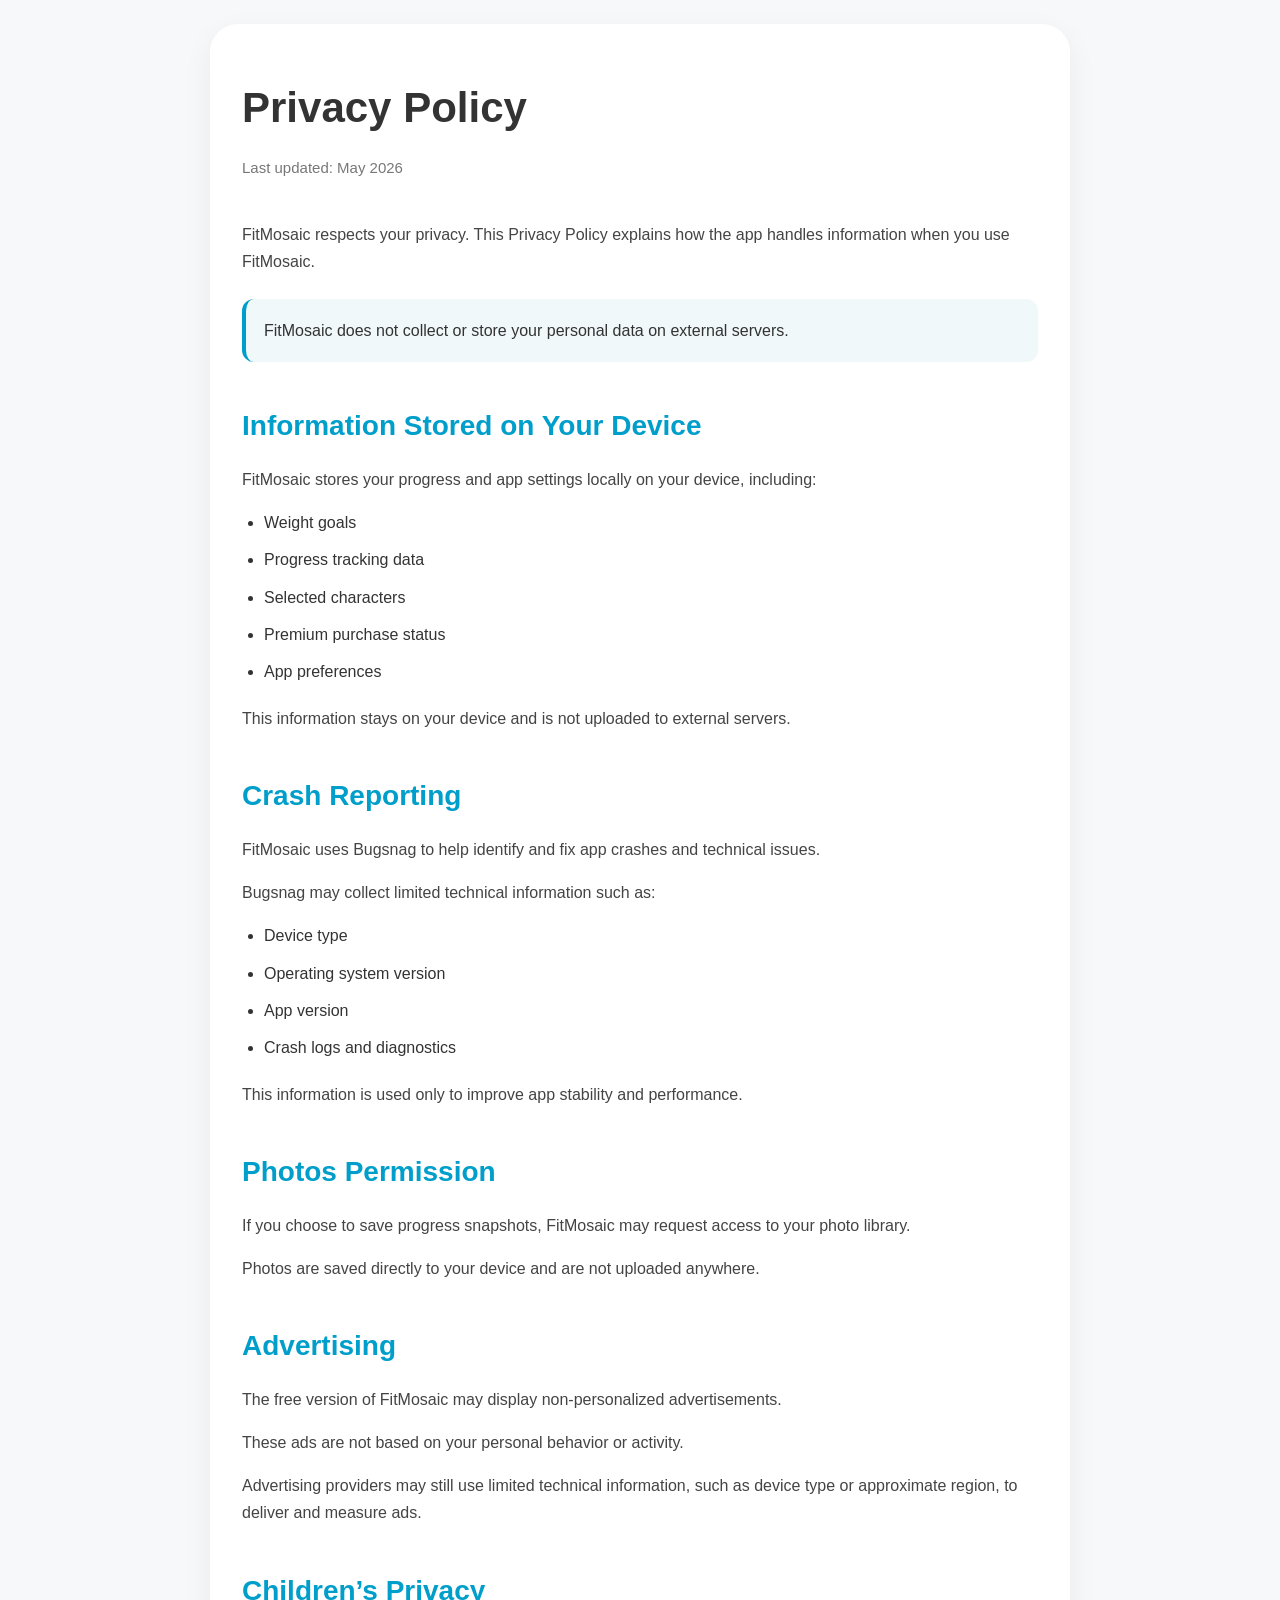
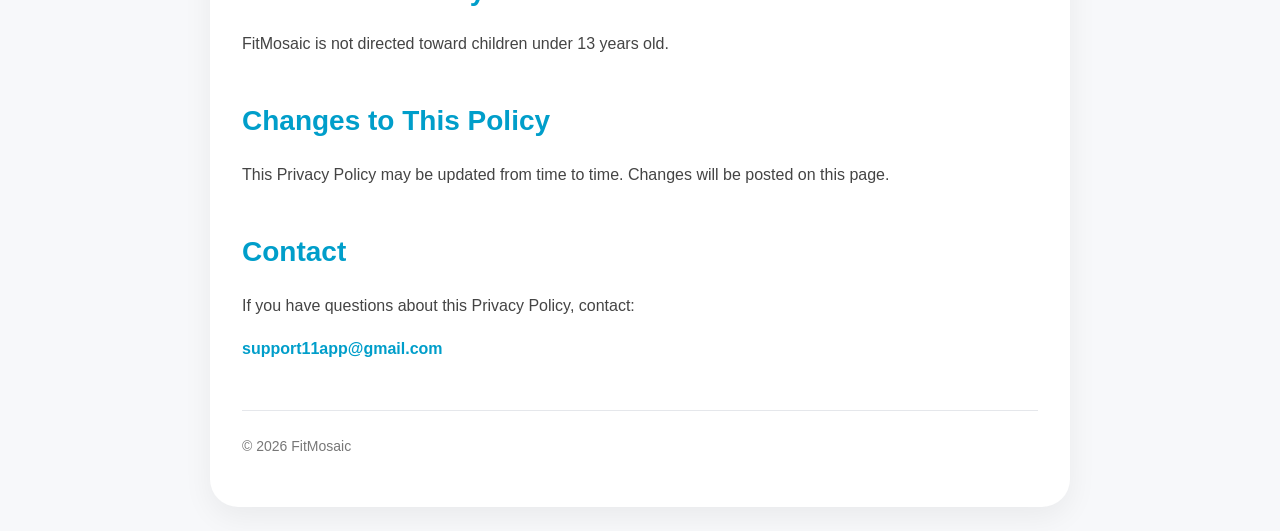
<file: pages/privacy-policy.html>
<!DOCTYPE html>
<html lang="en">
  <head>
    <meta charset="UTF-8" />
    <meta name="viewport" content="width=device-width, initial-scale=1.0" />
    <title>FitMosaic Privacy Policy</title>

    <style>
      * {
        margin: 0;
        padding: 0;
        box-sizing: border-box;
      }

      body {
        font-family: -apple-system, BlinkMacSystemFont, "Segoe UI", sans-serif;
        background: #f7f8fa;
        color: #333333;
        line-height: 1.7;
        padding: 24px;
      }

      .container {
        max-width: 860px;
        margin: 0 auto;
        background: white;
        border-radius: 28px;
        padding: 48px 32px;
        box-shadow: 0 10px 30px rgba(0, 0, 0, 0.06);
      }

      h1 {
        font-size: 42px;
        margin-bottom: 12px;
        color: #333333;
      }

      .updated {
        color: #777777;
        margin-bottom: 40px;
        font-size: 15px;
      }

      h2 {
        font-size: 28px;
        margin-top: 40px;
        margin-bottom: 16px;
        color: #009eca;
      }

      p {
        margin-bottom: 16px;
        color: #444444;
      }

      ul {
        padding-left: 22px;
        margin-bottom: 20px;
      }

      li {
        margin-bottom: 10px;
      }

      .highlight {
        background: #f0f8fa;
        border-left: 4px solid #009eca;
        padding: 18px;
        border-radius: 12px;
        margin: 24px 0;
      }

      .email {
        font-weight: 700;
        color: #009eca;
      }

      a {
        color: #009eca;
        text-decoration: none;
      }

      .footer {
        margin-top: 48px;
        padding-top: 24px;
        border-top: 1px solid #e5e7eb;
        color: #777777;
        font-size: 14px;
      }

      @media (max-width: 640px) {
        .container {
          padding: 36px 24px;
        }

        h1 {
          font-size: 34px;
        }

        h2 {
          font-size: 24px;
        }
      }
    </style>
  </head>

  <body>
    <div class="container">
      <h1>Privacy Policy</h1>

      <div class="updated">Last updated: May 2026</div>

      <p>
        FitMosaic respects your privacy. This Privacy Policy explains how the
        app handles information when you use FitMosaic.
      </p>

      <div class="highlight">
        FitMosaic does not collect or store your personal data on external
        servers.
      </div>

      <h2>Information Stored on Your Device</h2>

      <p>
        FitMosaic stores your progress and app settings locally on your device,
        including:
      </p>

      <ul>
        <li>Weight goals</li>
        <li>Progress tracking data</li>
        <li>Selected characters</li>
        <li>Premium purchase status</li>
        <li>App preferences</li>
      </ul>

      <p>
        This information stays on your device and is not uploaded to external
        servers.
      </p>

      <h2>Crash Reporting</h2>

      <p>
        FitMosaic uses Bugsnag to help identify and fix app crashes and
        technical issues.
      </p>

      <p>Bugsnag may collect limited technical information such as:</p>

      <ul>
        <li>Device type</li>
        <li>Operating system version</li>
        <li>App version</li>
        <li>Crash logs and diagnostics</li>
      </ul>

      <p>
        This information is used only to improve app stability and performance.
      </p>

      <h2>Photos Permission</h2>

      <p>
        If you choose to save progress snapshots, FitMosaic may request access
        to your photo library.
      </p>

      <p>
        Photos are saved directly to your device and are not uploaded anywhere.
      </p>

      <h2>Advertising</h2>

      <p>
        The free version of FitMosaic may display non-personalized
        advertisements.
      </p>

      <p>These ads are not based on your personal behavior or activity.</p>

      <p>
        Advertising providers may still use limited technical information, such
        as device type or approximate region, to deliver and measure ads.
      </p>

      <h2>Children’s Privacy</h2>

      <p>FitMosaic is not directed toward children under 13 years old.</p>

      <h2>Changes to This Policy</h2>

      <p>
        This Privacy Policy may be updated from time to time. Changes will be
        posted on this page.
      </p>

      <h2>Contact</h2>

      <p>If you have questions about this Privacy Policy, contact:</p>

      <p class="email">
        <a href="mailto:support11app@gmail.com"> support11app@gmail.com </a>
      </p>

      <div class="footer">© 2026 FitMosaic</div>
    </div>
  </body>
</html>
</file>
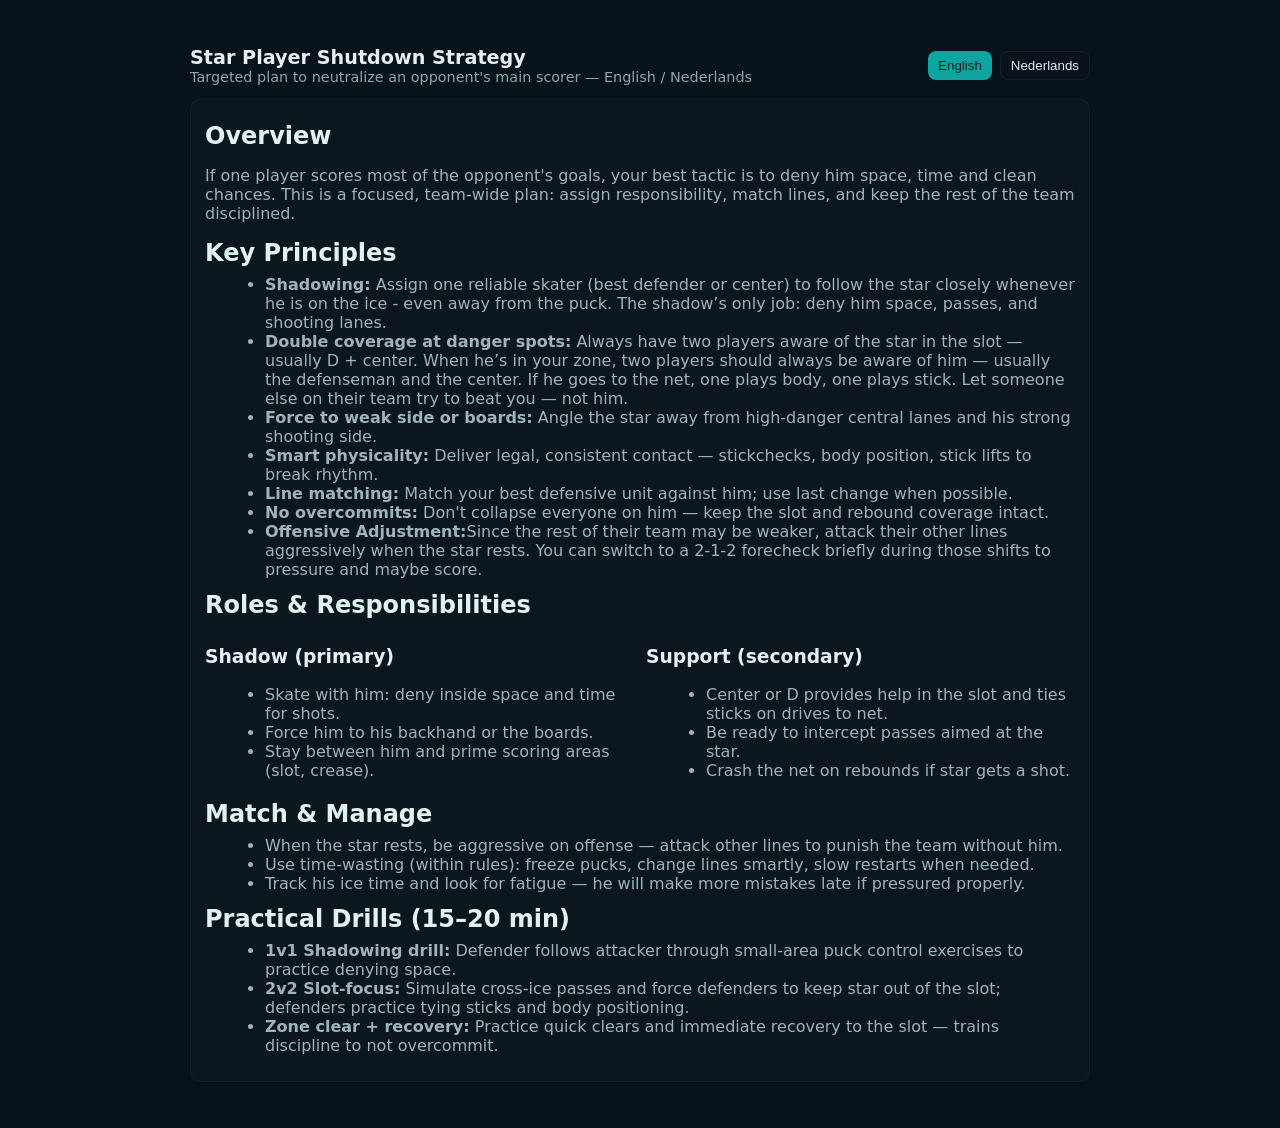
<file: pages/star-shutdown.html>
<!DOCTYPE html>
<html lang="en">
  <head>
    <meta charset="utf-8" />
    <meta name="viewport" content="width=device-width,initial-scale=1" />
    <title>Star Player Shutdown Strategy — EN / NL</title>
    <style>
      body {
        margin: 0;
        font-family: Inter, system-ui, -apple-system, "Segoe UI", Roboto;
        background: #07121a;
        color: #e6eef6;
      }
      .wrap {
        max-width: 900px;
        margin: 28px auto;
        padding: 18px;
      }
      header {
        display: flex;
        justify-content: space-between;
        align-items: center;
      }
      h1 {
        margin: 0;
        font-size: 1.2rem;
      }
      .lang-switch {
        display: flex;
        gap: 8px;
      }
      button {
        background: transparent;
        border: 1px solid rgba(255, 255, 255, 0.06);
        color: inherit;
        padding: 6px 10px;
        border-radius: 8px;
        cursor: pointer;
      }
      button.active {
        background: #0ea5a0;
        color: #052022;
        border: none;
      }
      .card {
        background: rgba(255, 255, 255, 0.02);
        border: 1px solid rgba(255, 255, 255, 0.03);
        border-radius: 10px;
        padding: 14px;
        margin-top: 14px;
      }
      h2 {
        margin: 8px 0;
        color: #dff3f0;
      }
      p,
      li {
        color: #9fb3bd;
      }
      ul {
        margin: 8px 0 12px 20px;
      }
      .small {
        font-size: 0.9rem;
        color: #8ea7af;
      }
      pre {
        background: #041217;
        padding: 8px;
        border-radius: 6px;
        color: #9fb3bd;
      }
      .check {
        display: grid;
        grid-template-columns: 1fr 1fr;
        gap: 12px;
      }
      @media (max-width: 700px) {
        .check {
          grid-template-columns: 1fr;
        }
      }
    </style>
  </head>
  <body>
    <div class="wrap">
      <header>
        <div>
          <h1>Star Player Shutdown Strategy</h1>
          <div class="small">
            Targeted plan to neutralize an opponent's main scorer — English /
            Nederlands
          </div>
        </div>
        <div class="lang-switch">
          <button id="enBtn" class="active">English</button>
          <button id="nlBtn">Nederlands</button>
        </div>
      </header>

      <!-- English version -->
      <section id="en" class="card">
        <h2>Overview</h2>
        <p>
          If one player scores most of the opponent's goals, your best tactic is
          to deny him space, time and clean chances. This is a focused,
          team-wide plan: assign responsibility, match lines, and keep the rest
          of the team disciplined.
        </p>

        <h2>Key Principles</h2>
        <ul>
          <li>
            <strong>Shadowing:</strong> Assign one reliable skater (best
            defender or center) to follow the star closely whenever he is on the
            ice - even away from the puck. The shadow’s only job: deny him
            space, passes, and shooting lanes.
          </li>
          <li>
            <strong>Double coverage at danger spots:</strong> Always have two
            players aware of the star in the slot — usually D + center. When
            he’s in your zone, two players should always be aware of him —
            usually the defenseman and the center. If he goes to the net, one
            plays body, one plays stick. Let someone else on their team try to
            beat you — not him.
          </li>
          <li>
            <strong>Force to weak side or boards:</strong> Angle the star away
            from high-danger central lanes and his strong shooting side.
          </li>
          <li>
            <strong>Smart physicality:</strong> Deliver legal, consistent
            contact — stickchecks, body position, stick lifts to break rhythm.
          </li>
          <li>
            <strong>Line matching:</strong> Match your best defensive unit
            against him; use last change when possible.
          </li>
          <li>
            <strong>No overcommits:</strong> Don't collapse everyone on him —
            keep the slot and rebound coverage intact.
          </li>
          <li>
            <strong>Offensive Adjustment:</strong>Since the rest of their team
            may be weaker, attack their other lines aggressively when the star
            rests. You can switch to a 2-1-2 forecheck briefly during those
            shifts to pressure and maybe score.
          </li>
        </ul>

        <h2>Roles & Responsibilities</h2>
        <div class="check">
          <div>
            <h3>Shadow (primary)</h3>
            <ul>
              <li>Skate with him: deny inside space and time for shots.</li>
              <li>Force him to his backhand or the boards.</li>
              <li>Stay between him and prime scoring areas (slot, crease).</li>
            </ul>
          </div>
          <div>
            <h3>Support (secondary)</h3>
            <ul>
              <li>
                Center or D provides help in the slot and ties sticks on drives
                to net.
              </li>
              <li>Be ready to intercept passes aimed at the star.</li>
              <li>Crash the net on rebounds if star gets a shot.</li>
            </ul>
          </div>
        </div>

        <h2>Match & Manage</h2>
        <ul>
          <li>
            When the star rests, be aggressive on offense — attack other lines
            to punish the team without him.
          </li>
          <li>
            Use time-wasting (within rules): freeze pucks, change lines smartly,
            slow restarts when needed.
          </li>
          <li>
            Track his ice time and look for fatigue — he will make more mistakes
            late if pressured properly.
          </li>
        </ul>

        <h2>Practical Drills (15–20 min)</h2>
        <ul>
          <li>
            <strong>1v1 Shadowing drill:</strong> Defender follows attacker
            through small-area puck control exercises to practice denying space.
          </li>
          <li>
            <strong>2v2 Slot-focus:</strong> Simulate cross-ice passes and force
            defenders to keep star out of the slot; defenders practice tying
            sticks and body positioning.
          </li>
          <li>
            <strong>Zone clear + recovery:</strong> Practice quick clears and
            immediate recovery to the slot — trains discipline to not
            overcommit.
          </li>
        </ul>
      </section>

      <!-- DUTCH version -->
      <!-- Nederlandse versie -->
      <section id="nl" class="card">
        <h2>Overzicht</h2>
        <p>
          Als één speler het merendeel van de doelpunten van de tegenstander
          maakt, is de beste tactiek om hem ruimte, tijd en zuivere kansen te
          ontzeggen. Dit is een gerichte teamstrategie: wijs
          verantwoordelijkheden toe, match de juiste lijnen, en houd de rest van
          het team gedisciplineerd.
        </p>

        <h2>Kernprincipes</h2>
        <ul>
          <li>
            <strong>Shadowing:</strong> Wijs één betrouwbare schaatser aan (de
            beste verdediger of center) die de sterspeler strak volgt wanneer
            hij op het ijs staat — zelfs zonder de puck. De enige taak van de
            shadow: hem ruimte, passes en schietbanen ontzeggen.
          </li>
          <li>
            <strong>Dubbele dekking op gevaarlijke plekken:</strong> Zorg dat
            altijd twee spelers de ster in de slot bewaken — meestal D + center.
            Wanneer hij in je verdedigingszone is, moeten twee spelers hem in de
            gaten houden — doorgaans de verdediger en de center. Gaat hij
            richting het doel, dan speelt één de body en de ander de stick. Laat
            liever iemand anders van hun team je proberen te verslaan — niet
            hem.
          </li>
          <li>
            <strong>Dwing naar zwakke kant of naar de boards:</strong> Dwing de
            ster weg van de gevaarlijke centrale schietbanen en van zijn sterke
            schietkant.
          </li>
          <li>
            <strong>Slim fysiek spel:</strong> Geef legale, consequente duels —
            stickchecks, goede body positioning en stick lifts om zijn ritme te
            breken.
          </li>
          <li>
            <strong>Line matching:</strong> Laat je beste defensieve eenheid
            tegen hem spelen; gebruik de laatste wissel als dat mogelijk is.
          </li>
          <li>
            <strong>Niet overcommiten:</strong> Laat niet iedereen op hem
            afstorten — houd de slot en rebound-dekking intact.
          </li>
          <li>
            <strong>Aanvallende aanpassing:</strong> Omdat de rest van hun team
            waarschijnlijk zwakker is, val de andere lijnen agressief aan
            wanneer de ster rust. Je kunt tijdelijk overschakelen naar een 2-1-2
            forecheck om druk te zetten en mogelijk te scoren.
          </li>
        </ul>

        <h2>Rollen & Verantwoordelijkheden</h2>
        <div class="check">
          <div>
            <h3>Shadow (primair)</h3>
            <ul>
              <li>
                Skate met hem mee: ontneem binnenruimte en tijd voor schoten.
              </li>
              <li>Dwing hem naar zijn backhand of naar de boards.</li>
              <li>
                Blijf tussen hem en de belangrijkste scoringszones (slot,
                doelgebied).
              </li>
            </ul>
          </div>
          <div>
            <h3>Support (secundair)</h3>
            <ul>
              <li>
                Center of D helpt in de slot en bindt sticks bij acties richting
                het doel.
              </li>
              <li>Wees klaar om passes richting de ster te onderscheppen.</li>
              <li>Ga op rebounds als de ster een schot krijgt.</li>
            </ul>
          </div>
        </div>

        <h2>Match & Beheer</h2>
        <ul>
          <li>
            Als de ster rust, speel dan agressief in de aanval — val de andere
            lijnen aan om hun team zonder hem te straffen.
          </li>
          <li>
            Gebruik tijdsmanagement (binnen de regels): bevries pucks, wissel
            slim en vertraag herstarts wanneer dat nodig is.
          </li>
          <li>
            Volg zijn speeltijd en let op vermoeidheid — als je hem goed onder
            druk zet, maakt hij later meer fouten.
          </li>
        </ul>

        <h2>Praktische oefeningen (15–20 min)</h2>
        <ul>
          <li>
            <strong>1v1 Shadowing-oefening:</strong> Verdediger volgt aanvaller
            in kleine ruimte-oefeningen om te trainen in het ontzeggen van
            ruimte.
          </li>
          <li>
            <strong>2v2 Slot-focus:</strong> Simuleer cross-ice passes en dwing
            verdedigers om de ster uit de slot te houden; verdedigers oefenen
            het binden van sticks en positionering.
          </li>
          <li>
            <strong>Zone clear + herstel:</strong> Oefen snelle clears en
            directe terugkeer naar de slot — traint discipline om niet te
            overcommiten.
          </li>
        </ul>
      </section>
    </div>

    <script>
      const enBtn = document.getElementById("enBtn");
      const nlBtn = document.getElementById("nlBtn");
      const en = document.getElementById("en");
      const nl = document.getElementById("nl");
      enBtn.onclick = () => {
        en.style.display = "block";
        nl.style.display = "none";
        enBtn.classList.add("active");
        nlBtn.classList.remove("active");
      };
      nlBtn.onclick = () => {
        nl.style.display = "block";
        en.style.display = "none";
        nlBtn.classList.add("active");
        enBtn.classList.remove("active");
      };
      // default
      en.style.display = "block";
      nl.style.display = "none";
    </script>
  </body>
</html>
</file>
<file: styles/main-page.css>
body {
  background-color: #06c2b8;
  font-size: 16px;
  justify-content: center;
  display: flex;
}

.content {
  display: flex;
  flex-direction: column;
  background-color: white;
  margin-top: 40px;
  min-height: 100vh;
  width: 60%;
  box-shadow: 0 0 20px rgba(0,0,0,0.5);
}

video {
  width: 100%;
  height: 300px;
}

header {
  padding: 0;
  height: 300px;
  background: url("../imgs/header_background.jpg") no-repeat;
}

.avatar-img {
  display: flex;
  width: 180px;
  height: 180px;
  border-radius: 90px;
  border: 10px solid white;
  position: absolute;
  top: 260px;
  left: 50%;
  margin-left: -90px;
  box-sizing: border-box;
}

.main-menu {
  display: flex;
  justify-content: center;
  border-bottom: 2px solid #DDDDDD;
}

.menu-container {
  display: flex;
  justify-content: center;
}

.menu-list {
  display: flex;
  flex-direction: row;
  align-items: stretch;
  list-style: none;
  height: 60px;
  padding: 0px;
  margin: 0px;
}

.menu-list > li {
  display: flex;
  justify-content: center;
  align-items: center;
  width: 110px;
}

.menu-list a {
  color: #777777;
  padding: 4px;
  text-decoration: none;
  font-size: 1.2rem;
  font-weight: bold;
}

.menu-list a:active {
  color: #777777;
}

.menu-list a:visited {
  color: #777777;
}

.menu-list a:hover {
  border-bottom: 4px solid #06c2b8;
}

.menu-list .empty-list-item {
  width: 180px;
}

.main-title {
  text-align: center;
  padding: 0;
  margin: 0;
  margin-top: 45px;
  color: #404040;
}

.news {
  display: flex;
  flex-direction: column;
  align-items: center;
  margin-top: 24px;
}

.news__item {
  width: 70%;
  padding-bottom: 32px;
}

.news__header-date-cont {
  display: inline;
}

.news__header-date-align-cont {
  display: table-cell;
  border: 2px solid #777777;
  padding: 4px;
  width: 70px;
  height: 70px;
  border-radius: 50%;
  vertical-align: middle;
}

.news__header-date {
  color: #06c2b8;
  font-size: 18px;
  text-align: center;
}

.news__header-title {
  display: inline-block;
  margin-left: 8px;
  padding-top: 12px;
  padding-left: 8px;
  width: calc(100% - 110px);
  text-align: left;
  border-top: 1px solid #777777;
  vertical-align: 4px;
  color: #404040;
}

.news__text {
  font-size: 1rem;
  margin: 0;
  padding: 0px 8px 0px 16px;
  text-align: justify;
  color: #707070;
}

* {
  font-family: 'Volkhov', serif;
}
</file>
<file: styles/about.css>
body {
  margin: 0;
}

h1 {
  color: white;
  font-family: 'Segoe UI', Tahoma, Geneva, Verdana, sans-serif;
  margin: 0;
}

.overview {
  background: url(../imgs/header_background.jpg) ;
  height: 500px;
}

.overview-title {
  font-family: 'Lucida Sans', 'Lucida Sans Regular', 'Lucida Grande', 'Lucida Sans Unicode', Geneva, Verdana, sans-serif;
  color: whitesmoke;
}

.main-header {
  background: yellowgreen;
  width: 100%;
  padding: 8px 16px;
}

.main-nav {
  display: inline-block;
  width: calc(100% - 54px);
  text-align: right;
  vertical-align: middle;
}

.main-nav__home {
  display: inline-block;
  width: 50px;
  vertical-align: middle;
}

.main-nav__home-link {
  color: #0e4f1f;
  text-decoration: none;
  font-weight: bold;
  font-size: 22px;
}

.main-nav__item {
  padding: 0;
  margin: 0;
  list-style: none;
  display: inline-block;
  margin: 0 16px;
}

.main-nav__item a {
  color: #0e4f1f;
  text-decoration: none;
  font-weight: bold;
  padding: 3px 0px
}

.main-nav__item a:hover,
.main-nav__item a:active {
  color: white;
  border-bottom: 5px solid white;
}

.main-nav__item--ctm a {
  color: white;
  background: #ff1b68;
  padding: 8px 16px;
  border-radius: 8px;
}

.main-nav__item--ctm a:hover,
.main-nav__item--ctm a:active {
  color: #ff1b68;
  background: white;
  border: none;
}

* {
  box-sizing: border-box;
}
</file>
